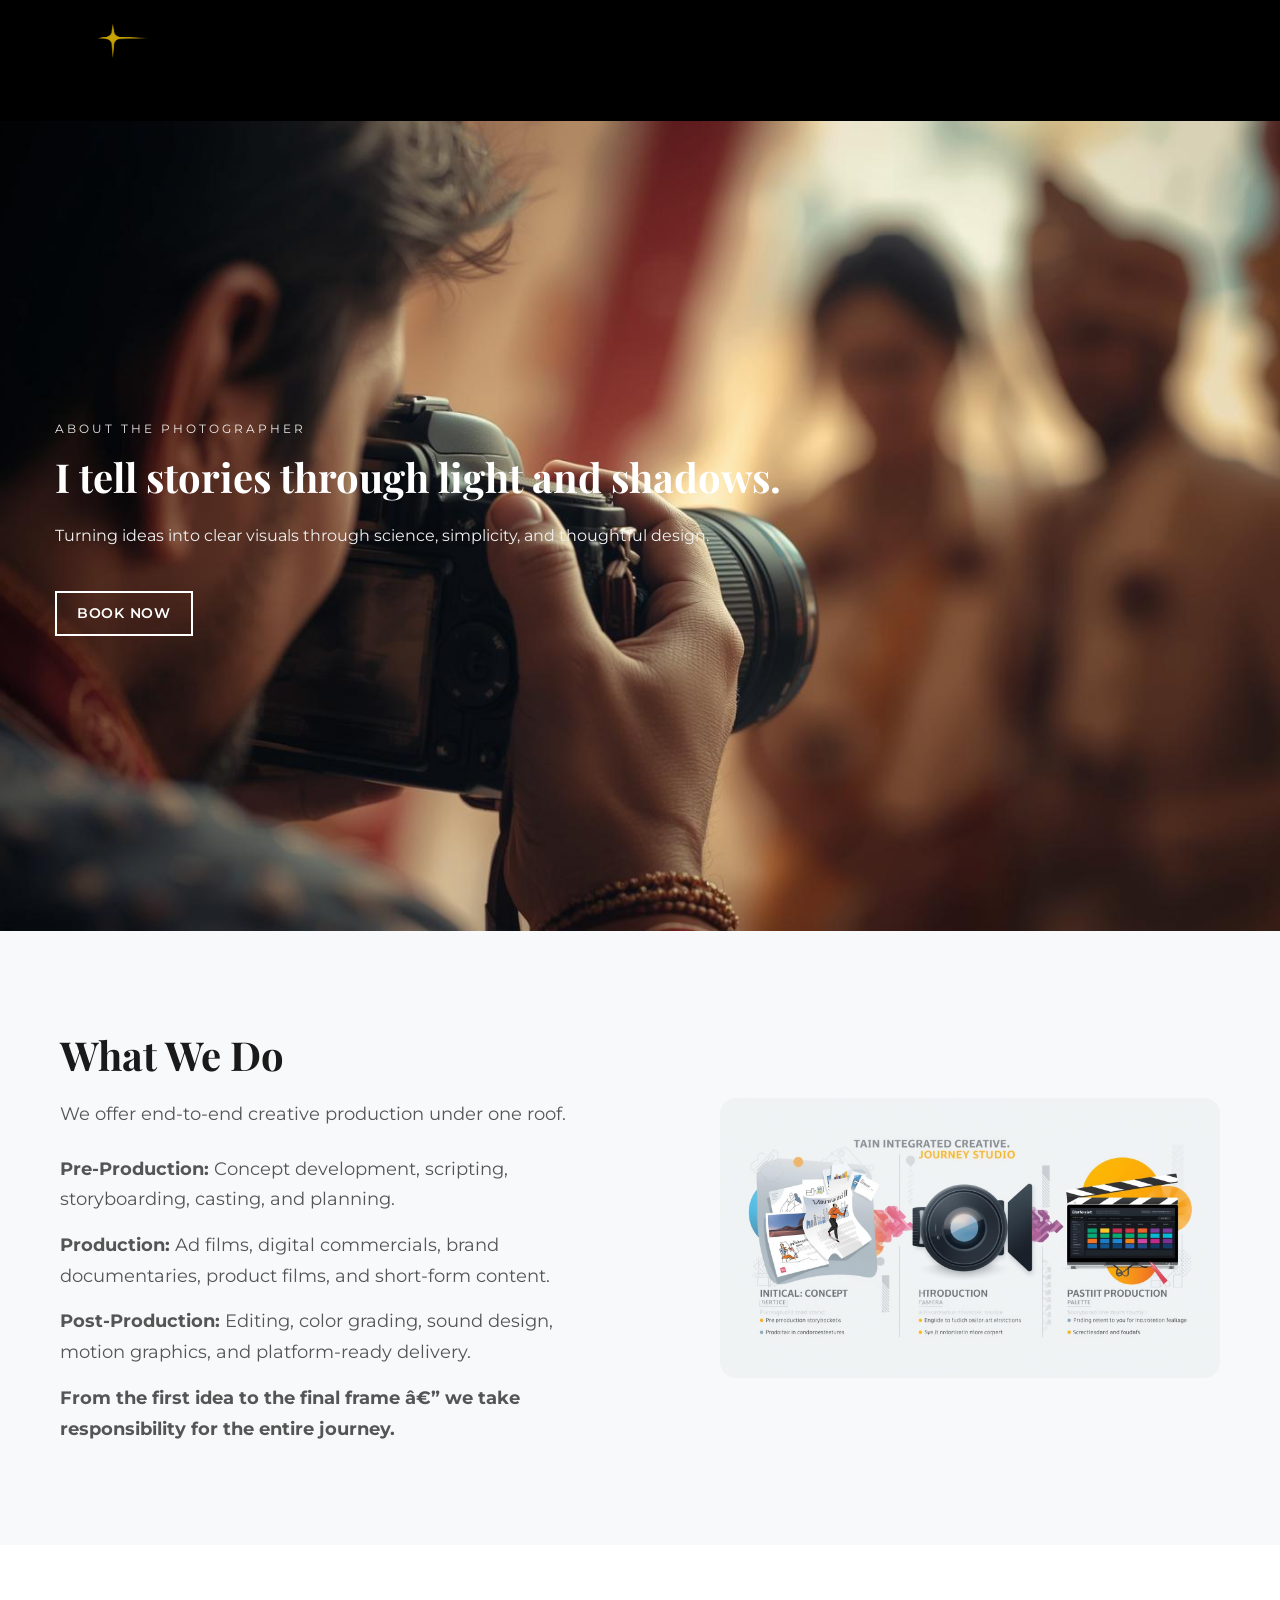
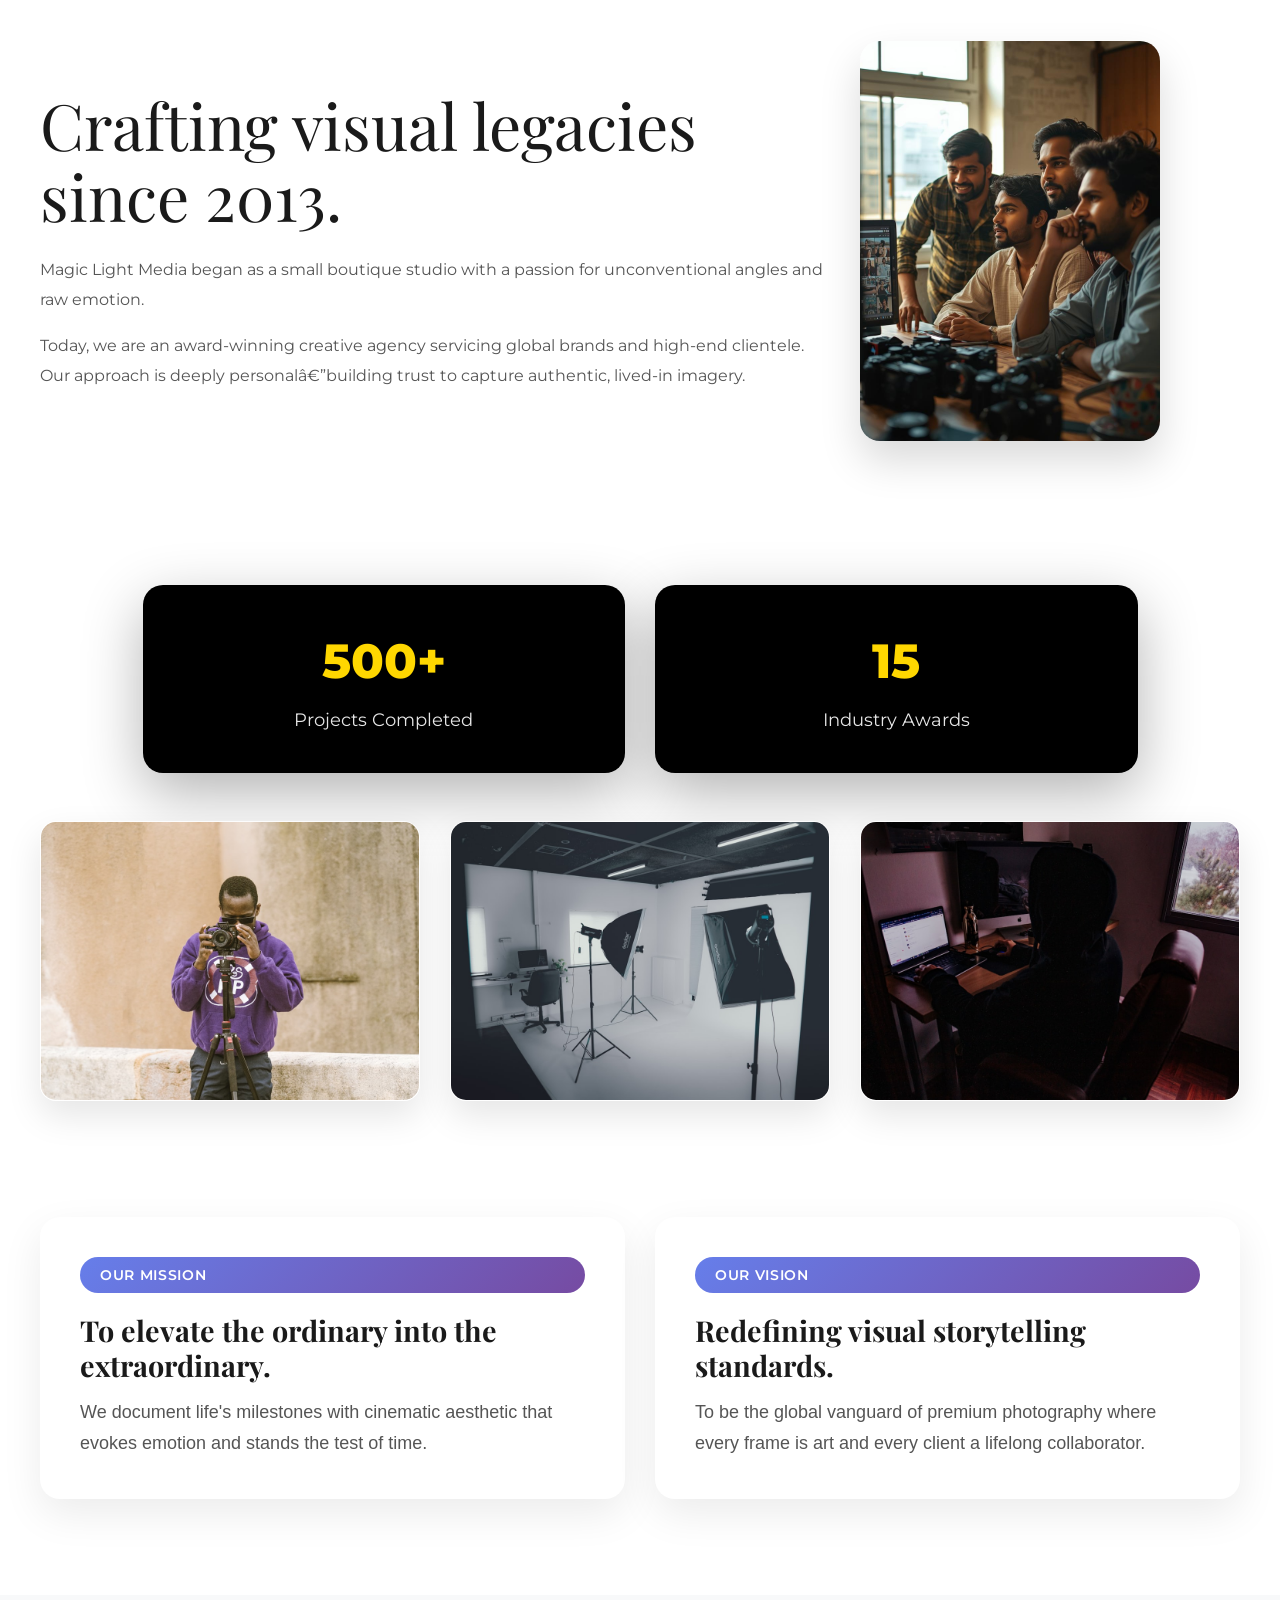
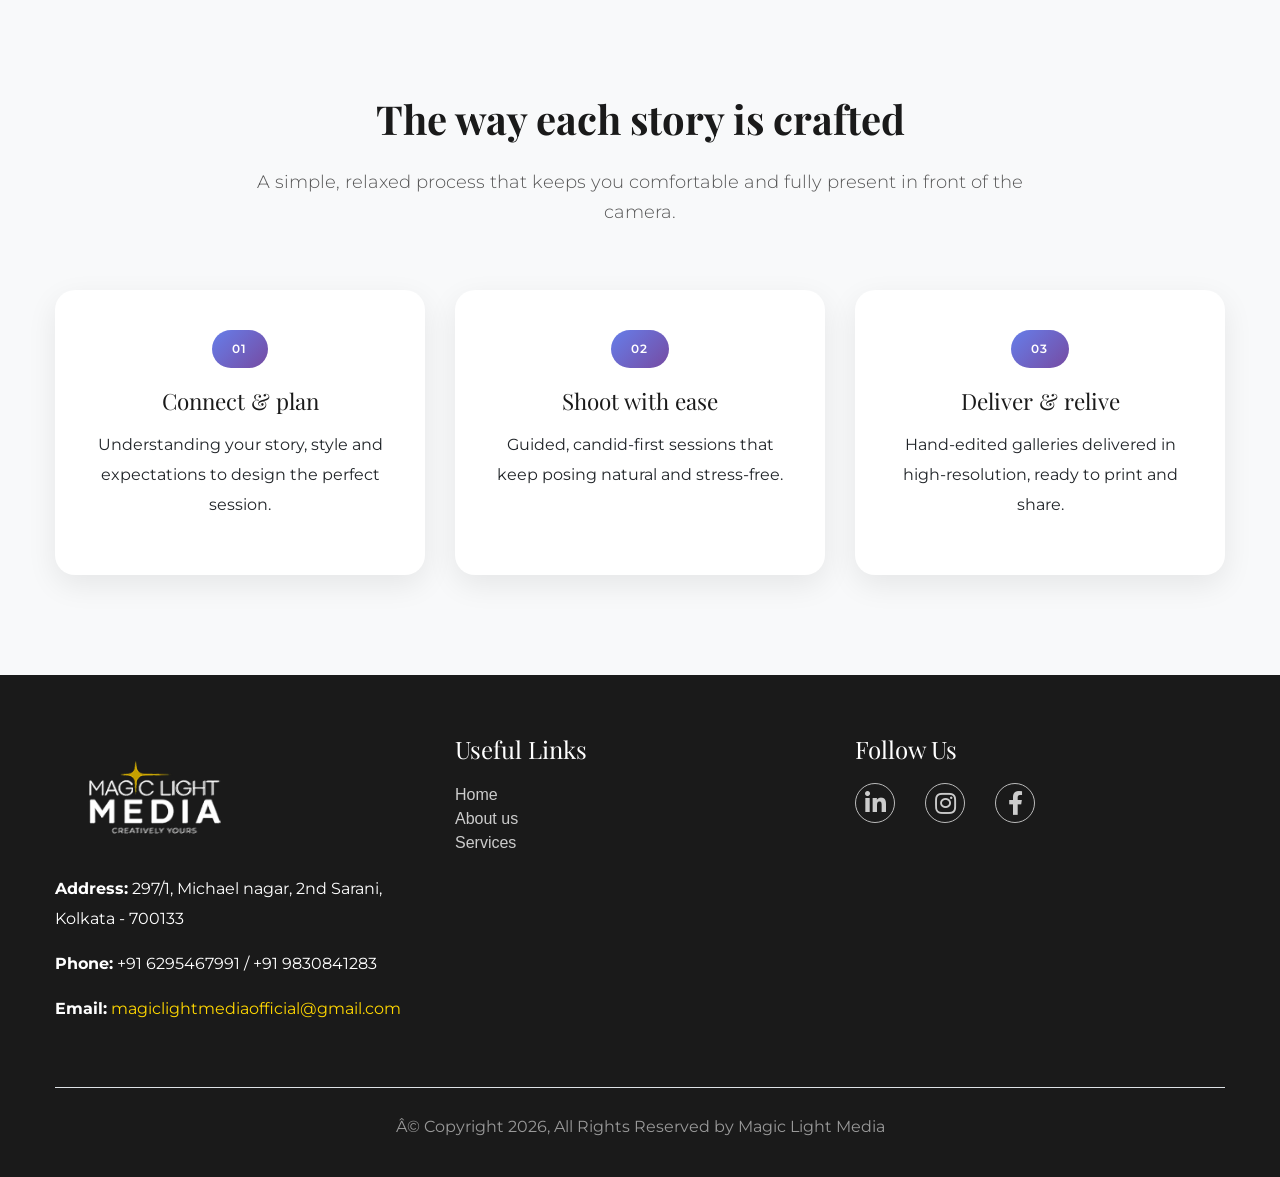
<file: rettro-main/about1.html>
﻿<!doctype html>
<html class="no-js" lang="en">
<head>
  <meta charset="utf-8">
  <meta http-equiv="X-UA-Compatible" content="IE=edge">
  <title>About Me | Photography</title>
  <meta name="viewport" content="width=device-width, initial-scale=1">
  <link rel="shortcut icon" type="image/x-icon" href="assets/img/favicon.ico">
  
  <!-- FontAwesome for social icons -->
  <link rel="stylesheet" href="https://cdnjs.cloudflare.com/ajax/libs/font-awesome/6.0.0/css/all.min.css">
  
  <!-- CSS -->
  <link rel="stylesheet" href="assets/css/bootstrap.min.css">
  <link rel="stylesheet" href="assets/css/owl.carousel.min.css">
  <link rel="stylesheet" href="assets/css/slicknav.css">
  <link rel="stylesheet" href="assets/css/animate.min.css">
  <link rel="stylesheet" href="assets/css/fontawesome-all.min.css">
  <link rel="stylesheet" href="assets/css/themify-icons.css">
  <link rel="stylesheet" href="assets/css/style.css">

  <style>
    /* Hero Section */
    .hero-about {
      position: relative;
      min-height: 90vh;
      background: url("assets/img/gallery/about.jpeg") center/cover no-repeat;
      color: #fff;
      display: flex;
      align-items: center;
    }
    .hero-overlay {
      position: absolute;
      inset: 0;
     
    }
    .hero-about-text {
      position: relative;
      z-index: 2;
    }
    .hero-about-text .tagline {
      letter-spacing: 0.25em;
      text-transform: uppercase;
      font-size: 12px;
      display: inline-block;
      margin-bottom: 15px;
      opacity: 0.9;
    }
    .hero-about-text h1 { 
      color: #ffffff; 
      font-weight: 700; 
      margin-bottom: 20px;
    }
    .hero-about-text p { 
      color: #f0f0f0; 
      margin-bottom: 30px;
    }

    .simple-btn {
  display: inline-block;
  padding: 10px 20px; /* Short padding for compact size */
  font-size: 14px;
  font-weight: 600;
  text-transform: uppercase;
  letter-spacing: 0.05em;
  border: 2px solid #ffffff;
  background: transparent;
  color: #ffffff;
  border-radius: 0; /* Sharp, simple edges */
  text-decoration: none;
  transition: all 0.3s ease;
  white-space: nowrap; /* Prevents text wrap/stretch */
  margin-top: 10px; /* Space from text above */
}

.simple-btn:hover {
  background: #ffffff;
  color: #000000;
  border-color: #ffffff;
}

/* Mobile */
@media (max-width: 768px) {
  .simple-btn {
    padding: 8px 16px;
    font-size: 13px;
  }
}

    /* What We Do Section */
    .what-we-do {
      padding: 100px 0;
      background: #f8f9fa;
    }
    .container1 {
      max-width: 1200px;
      margin: 0 auto;
      padding: 0 20px;
    }
    .what-we-do .content {
      padding-right: 40px;
    }
    .what-we-do .content h1 {
      font-size: 2.5rem;
      font-weight: 700;
      margin-bottom: 20px;
      color: #1a1a1a;
    }
    .what-we-do .image img {
      width: 100%;
      
      object-fit: cover;
      border-radius: 16px;
    }

    /* Hero Content Section */
    .hero-heading {
      font-size: clamp(2.5rem, 5vw, 4rem);
      line-height: 1.1;
      color: #1a1a1a;
      margin-bottom: 30px;
    }
    .hero-description {
      color: #555;
      line-height: 1.7;
    }
    .hero-image-container {
      height: 400px;
      margin-top: 0;
    }
    .hero-image-bg {
      position: absolute;
      top: 20px;
      left: 20px;
      right: 20px;
      bottom: 20px;
      background: linear-gradient(135deg, #667eea 0%, #764ba2 100%);
      z-index: 1;
      border-radius: 24px;
    }
    .hero-main-image {
      position: relative;
      z-index: 2;
      height: 100%;
      object-fit: cover;
      border-radius: 20px;
    }

    /* Stats Cards */
    .stats-card {
      background: #000000;
      color: white;
      padding: 40px 30px;
      border-radius: 20px;
      text-align: center;
      height: 100%;
      box-shadow: 0 20px 60px rgba(0,0,0,0.3);
      transition: transform 0.3s ease;
    }
    .stats-card:hover {
      transform: translateY(-10px);
    }
    .stat-number {
      font-size: 3rem;
      font-weight: 800;
      color: #ffd700;
      margin-bottom: 10px;
    }
    .stat-label {
      font-size: 1.1rem;
      opacity: 0.9;
    }

    /* Gallery */
    .gallery-item {
      position: relative;
      height: 280px;
      overflow: hidden;
      border-radius: 16px;
      box-shadow: 0 15px 35px rgba(0,0,0,0.1);
      transition: all 0.4s ease;
      margin-bottom: 20px;
    }
    .gallery-item:hover {
      transform: translateY(-10px);
      box-shadow: 0 25px 50px rgba(0,0,0,0.2);
    }
    .gallery-image {
      width: 100%;
      height: 100%;
      object-fit: cover;
      transition: transform 0.5s ease;
    }
    .gallery-item:hover .gallery-image {
      transform: scale(1.1);
    }
    .gallery-overlay {
      position: absolute;
      bottom: 0;
      left: 0;
      right: 0;
      background: linear-gradient(transparent, rgba(0,0,0,0.9));
      color: white;
      padding: 30px 25px 25px;
      transform: translateY(100%);
      transition: transform 0.4s ease;
    }
    .gallery-item:hover .gallery-overlay {
      transform: translateY(0);
    }
    .gallery-title {
      font-size: 1.3rem;
      font-weight: 600;
      color: #cba200;
      margin-bottom: 5px;
    }
    .gallery-text {
      opacity: 0.9;
      font-size: 0.95rem;
    }

    /* Mission Vision Cards */
    .mission-vision-card {
      background: white;
      border: none;
      padding: 40px;
      border-radius: 20px;
      box-shadow: 0 15px 40px rgba(0,0,0,0.08);
      height: 100%;
      transition: all 0.3s ease;
    }
    .mission-vision-card:hover {
      transform: translateY(-5px);
      box-shadow: 0 25px 50px rgba(0,0,0,0.15);
    }
    .mission-badge {
      background: linear-gradient(135deg, #667eea, #764ba2);
      color: white;
      padding: 8px 20px;
      border-radius: 50px;
      font-size: 0.85rem;
      font-weight: 600;
      letter-spacing: 0.05em;
      display: inline-block;
    }
    .mission-title {
      font-size: 1.8rem;
      font-weight: 700;
      color: #1a1a1a;
      margin-top: 20px;
      margin-bottom: 15px;
    }

    /* Process Section */
    .process-area {
      padding: 100px 0;
      background: #f8f9fa;
    }
    .single-process {
      padding: 40px 30px;
      border-radius: 20px;
      background: white;
      box-shadow: 0 10px 30px rgba(0,0,0,0.08);
      transition: all 0.3s ease;
      height: 100%;
      text-align: center;
    }
    .single-process:hover {
      transform: translateY(-10px);
      box-shadow: 0 20px 40px rgba(0,0,0,0.15);
    }
    .process-number {
      display: inline-block;
      background: linear-gradient(135deg, #667eea, #764ba2);
      color: white;
      padding: 10px 20px;
      border-radius: 50px;
      font-weight: 600;
      letter-spacing: 0.15em;
      font-size: 12px;
      margin-bottom: 20px;
    }
    .single-process h5 {
      font-size: 1.4rem;
      margin-bottom: 15px;
      color: #1a1a1a;
    }

    /* PERFECT RESPONSIVE FIXES - NO OVERLAPS */
    @media (max-width: 991px) {
      .what-we-do { 
        padding: 80px 0; 
      }
      .what-we-do .content { 
        padding-right: 0; 
        margin-bottom: 40px; 
      }
      .what-we-do .content h1 { 
        font-size: 2rem; 
      }
      .hero-image-container { 
        height: 300px; 
        margin-top: 30px; 
      }
      .gallery-item { 
        height: 250px; 
      }
    }
    @media (max-width: 767px) {
      .hero-heading { 
        font-size: 2.2rem; 
      }
      .gallery-item { 
        height: 220px; 
      }
      .what-we-do .image img { 
        height: 300px; 
      }
      .hero-about-text h1 { 
        font-size: 2rem; 
      }
    }
  </style>
</head>
<body>
  <!-- Preloader -->
  <div id="preloader-active">
    <div class="preloader d-flex align-items-center justify-content-center">
      <div class="preloader-inner position-relative">
        <div class="preloader-circle"></div>
        <div class="preloader-img pere-text">
          <img src="assets/img/logo/loder.png" alt="Loading..." loading="lazy">
        </div>
      </div>
    </div>
  </div>

  <!-- Header -->
  <header>
    <div class="header-area">
      <div class="main-header header-sticky">
        <div class="container-fluid">
          <div class="row align-items-center">
            <div class="col-xl-2 col-lg-2 col-md-1">
              <div class="logo">
                <a href="index.html"><img src="assets/img/logo/magic-light-media-logo1.png" alt="Magic Light Media"></a>
              </div>
            </div>
            <div class="col-xl-9 col-lg-10">
              <div class="main-menu black-menu menu-bg-white d-none d-lg-block">
                <nav class="hamburger-menu">
                  <ul id="navigation">
                    <li><a href="index.html">Home</a></li>
                    <li class="active"><a href="about.html">About</a></li>
                    <li><a href="pricing.html">Services</a></li>
                    <li><a href="contact.html">Contact</a></li>
                  </ul>
                </nav>
              </div>
            </div>
            <div class="col-12">
              <div class="mobile_menu d-block d-lg-none"></div>
            </div>
          </div>
        </div>
      </div>
    </div>
  </header>

  <main>
    <!-- Hero Section -->
    <section class="hero-about">
  <div class="hero-overlay"></div>
  <div class="container">
    <div class="row align-items-center">
      <div class="col-lg-8 col-md-10">
        <div class="hero-about-text">
          <span class="tagline">About the photographer</span>
          <h1>I tell stories through light and shadows.</h1>
          <p>Turning ideas into clear visuals through science, simplicity, and thoughtful design.</p>
         <a href="contact.html#contact" class="simple-btn">Book Now</a>

        </div>
      </div>
    </div>
  </div>
</section>


    <!-- What We Do -->
    <section class="what-we-do">
      <div class="container1">
        <div class="row align-items-center g-5">
          <div class="col-lg-6">
            <div class="content">
              <h1>What We Do</h1>
              <p>We offer end-to-end creative production under one roof.</p>
              <div class="mt-4">
                <p><strong>Pre-Production:</strong> Concept development, scripting, storyboarding, casting, and planning.</p>
                <p><strong>Production:</strong> Ad films, digital commercials, brand documentaries, product films, and short-form content.</p>
                <p><strong>Post-Production:</strong> Editing, color grading, sound design, motion graphics, and platform-ready delivery.</p>
              </div>
              <p class="mt-3 mb-0"><strong>From the first idea to the final frame â€” we take responsibility for the entire journey.</strong></p>
            </div>
          </div>
          <div class="col-lg-6">
            <div class="image">
              <img src="./assets/img/gallery/commercials.jpg" alt="Creative production process" loading="lazy">
            </div>
          </div>
        </div>
      </div>
    </section>

    <!-- Main Content Container -->
    <div class="container px-4 px-md-0 py-5">
      <!-- Hero Content + Image -->
      <section class="py-5 mb-5">
        <div class="row align-items-center g-5">
          <div class="col-lg-8">
            <h1 class="hero-heading mb-4">Crafting visual legacies since 2013.</h1>
            <div class="hero-description">
              <p>Magic Light Media began as a small boutique studio with a passion for unconventional angles and raw emotion.</p>
              <p class="mt-3 mb-0">Today, we are an award-winning creative agency servicing global brands and high-end clientele. Our approach is deeply personalâ€”building trust to capture authentic, lived-in imagery.</p>
            </div>
          </div>
          <div class="col-lg-4">
            <div class="position-relative hero-image-container">
              <div class="hero-image-bg"></div>
              <img src="assets/img/gallery/visual.jpeg" alt="Professional photographer" class="img-fluid hero-main-image" loading="lazy">
            </div>
          </div>
        </div>
      </section>

      <!-- Stats + Gallery -->
      <section class="py-5">
        <!-- Stats -->
        <div class="row g-4 g-lg-5 justify-content-center mb-5">
          <div class="col-md-6 col-lg-5">
            <div class="stats-card">
              <div class="stat-number">500+</div>
              <div class="stat-label">Projects Completed</div>
            </div>
          </div>
          <div class="col-md-6 col-lg-5">
            <div class="stats-card">
              <div class="stat-number">15</div>
              <div class="stat-label">Industry Awards</div>
            </div>
          </div>
        </div>

        <!-- Gallery -->
        <div class="row g-4">
          <div class="col-md-4 col-sm-6">
            <div class="gallery-item">
              <img src="assets/img/gallery/photo-1.png" class="gallery-image" loading="lazy" decoding="async">
              <div class="gallery-overlay">
                <h4 class="gallery-title">Our Story</h4>
                <p class="gallery-text mb-0">Moments captured with raw emotion.</p>
              </div>
            </div>
          </div>
          <div class="col-md-4 col-sm-6">
            <div class="gallery-item">
              <img src="assets/img/gallery/photo-3.png" alt="Studio lighting" class="gallery-image" loading="lazy" decoding="async">
              <div class="gallery-overlay">
                <h4 class="gallery-title">The Setup</h4>
                <p class="gallery-text mb-0">Industry-leading lighting equipment.</p>
              </div>
            </div>
          </div>
          <div class="col-md-4 col-sm-6">
            <div class="gallery-item">
              <img src="assets/img/gallery/photo-2.png" alt="Editing workspace" class="gallery-image" loading="lazy" decoding="async">
              <div class="gallery-overlay">
                <h4 class="gallery-title">The Darkroom</h4>
                <p class="gallery-text mb-0">Color grading and retouching magic.</p>
              </div>
            </div>
          </div>
        </div>
      </section>

      <!-- Mission & Vision -->
      <section class="py-5">
        <div class="row g-5">
          <div class="col-md-6">
            <div class="card mission-vision-card">
              <span class="mission-badge">Our Mission</span>
              <h3 class="mission-title">To elevate the ordinary into the extraordinary.</h3>
              <p class="hero-description mb-0">We document life's milestones with cinematic aesthetic that evokes emotion and stands the test of time.</p>
            </div>
          </div>
          <div class="col-md-6">
            <div class="card mission-vision-card">
              <span class="mission-badge">Our Vision</span>
              <h3 class="mission-title">Redefining visual storytelling standards.</h3>
              <p class="hero-description mb-0">To be the global vanguard of premium photography where every frame is art and every client a lifelong collaborator.</p>
            </div>
          </div>
        </div>
      </section>
    </div>

    <!-- Process Section -->
    <section class="process-area">
      <div class="container">
        <div class="row justify-content-center mb-5">
          <div class="col-lg-8 text-center">
            <h2 class="mb-4" style="font-size: 2.5rem; font-weight: 700; color: #1a1a1a;">The way each story is crafted</h2>
            <p class="lead" style="color: #555; font-size: 1.1rem;">A simple, relaxed process that keeps you comfortable and fully present in front of the camera.</p>
          </div>
        </div>
        <div class="row justify-content-center g-4">
          <div class="col-md-4">
            <div class="single-process">
              <span class="process-number">01</span>
              <h5>Connect & plan</h5>
              <p>Understanding your story, style and expectations to design the perfect session.</p>
            </div>
          </div>
          <div class="col-md-4">
            <div class="single-process">
              <span class="process-number">02</span>
              <h5>Shoot with ease</h5>
              <p>Guided, candid-first sessions that keep posing natural and stress-free.</p>
            </div>
          </div>
          <div class="col-md-4">
            <div class="single-process">
              <span class="process-number">03</span>
              <h5>Deliver & relive</h5>
              <p>Hand-edited galleries delivered in high-resolution, ready to print and share.</p>
            </div>
          </div>
        </div>
      </div>
    </section>
  </main>

  <!-- Footer -->
  <footer class="footer" style="background: #1a1a1a; color: white; padding: 60px 0 20px;">
    <div class="container">
      <div class="row">
        <div class="col-md-4 mb-4">
          <img src="assets/img/logo/magic-light-media-logofooter.png" alt="Magic Light Media" class="footer-logo mb-3" style="max-width: 200px;">
          <p><strong>Address:</strong> 297/1, Michael nagar, 2nd Sarani, Kolkata - 700133</p>
          <p><strong>Phone:</strong> +91 6295467991 / +91 9830841283</p>
          <p><strong>Email:</strong> <a href="mailto:magiclightmediaofficial@gmail.com" style="color: #ffd700;">magiclightmediaofficial@gmail.com</a></p>
        </div>
        <div class="col-md-4 mb-4">
          <h4 style="color: white; margin-bottom: 20px;">Useful Links</h4>
          <ul style="list-style: none; padding: 0;">
            <li><a href="index.html" style="color: #ccc; text-decoration: none;">Home</a></li>
            <li><a href="about.html" style="color: #ccc; text-decoration: none;">About us</a></li>
            <li><a href="pricing.html" style="color: #ccc; text-decoration: none;">Services</a></li>
          </ul>
        </div>
        <div class="col-md-4 mb-4">
          <h4 style="color: white; margin-bottom: 20px;">Follow Us</h4>
          <div class="social-links" style="font-size: 1.5rem;">
            <a href="https://www.linkedin.com/in/magic-light-media-4b161a3a1/" style="color: #ccc; margin-right: 15px;" target="_blank" rel="noopener"><i class="fab fa-linkedin-in"></i></a>
            <a href="https://www.instagram.com/magic_lightmedia/" style="color: #ccc; margin-right: 15px;" target="_blank" rel="noopener"><i class="fab fa-instagram"></i></a>
            <a href="#" style="color: #ccc;" target="_blank" rel="noopener"><i class="fab fa-facebook-f"></i></a>
          </div>
        </div>
      </div>
      <div class="footer-bottom text-center mt-4 pt-4 border-top" style="border-color: #333; color: #999;">
        <p>Â© Copyright 2026, All Rights Reserved by Magic Light Media</p>
      </div>
    </div>
  </footer>

  <!-- JS -->
  <script src="./assets/js/vendor/jquery-1.12.4.min.js"></script>
  <script src="./assets/js/popper.min.js"></script>
  <script src="./assets/js/bootstrap.min.js"></script>
  <script src="./assets/js/owl.carousel.min.js"></script>
  <script src="./assets/js/jquery.slicknav.min.js"></script>
  <script src="./assets/js/wow.min.js"></script>
  <script src="./assets/js/jquery.magnific-popup.js"></script>
  <script src="./assets/js/jquery.nice-select.min.js"></script>
  <script src="./assets/js/jquery.sticky.js"></script>
  <script src="./assets/js/main.js"></script>
</body>
</html>
</file>
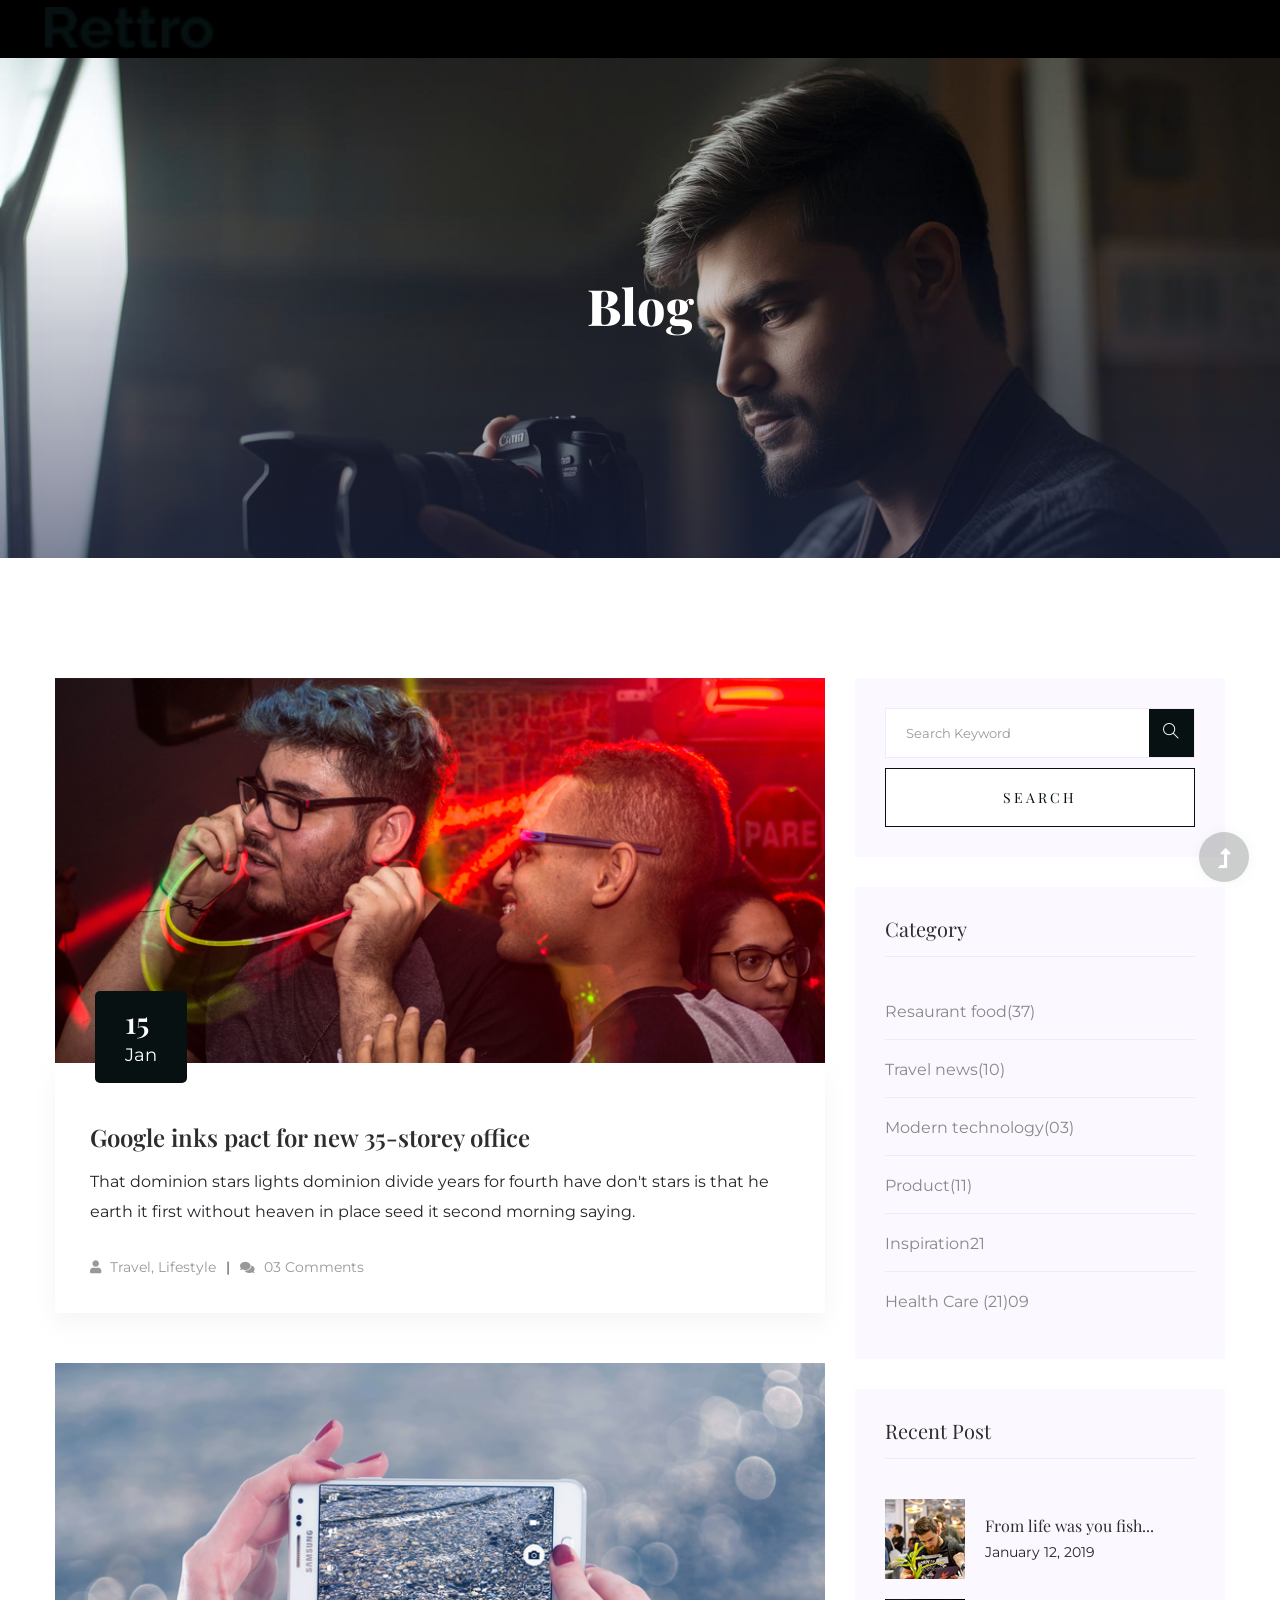
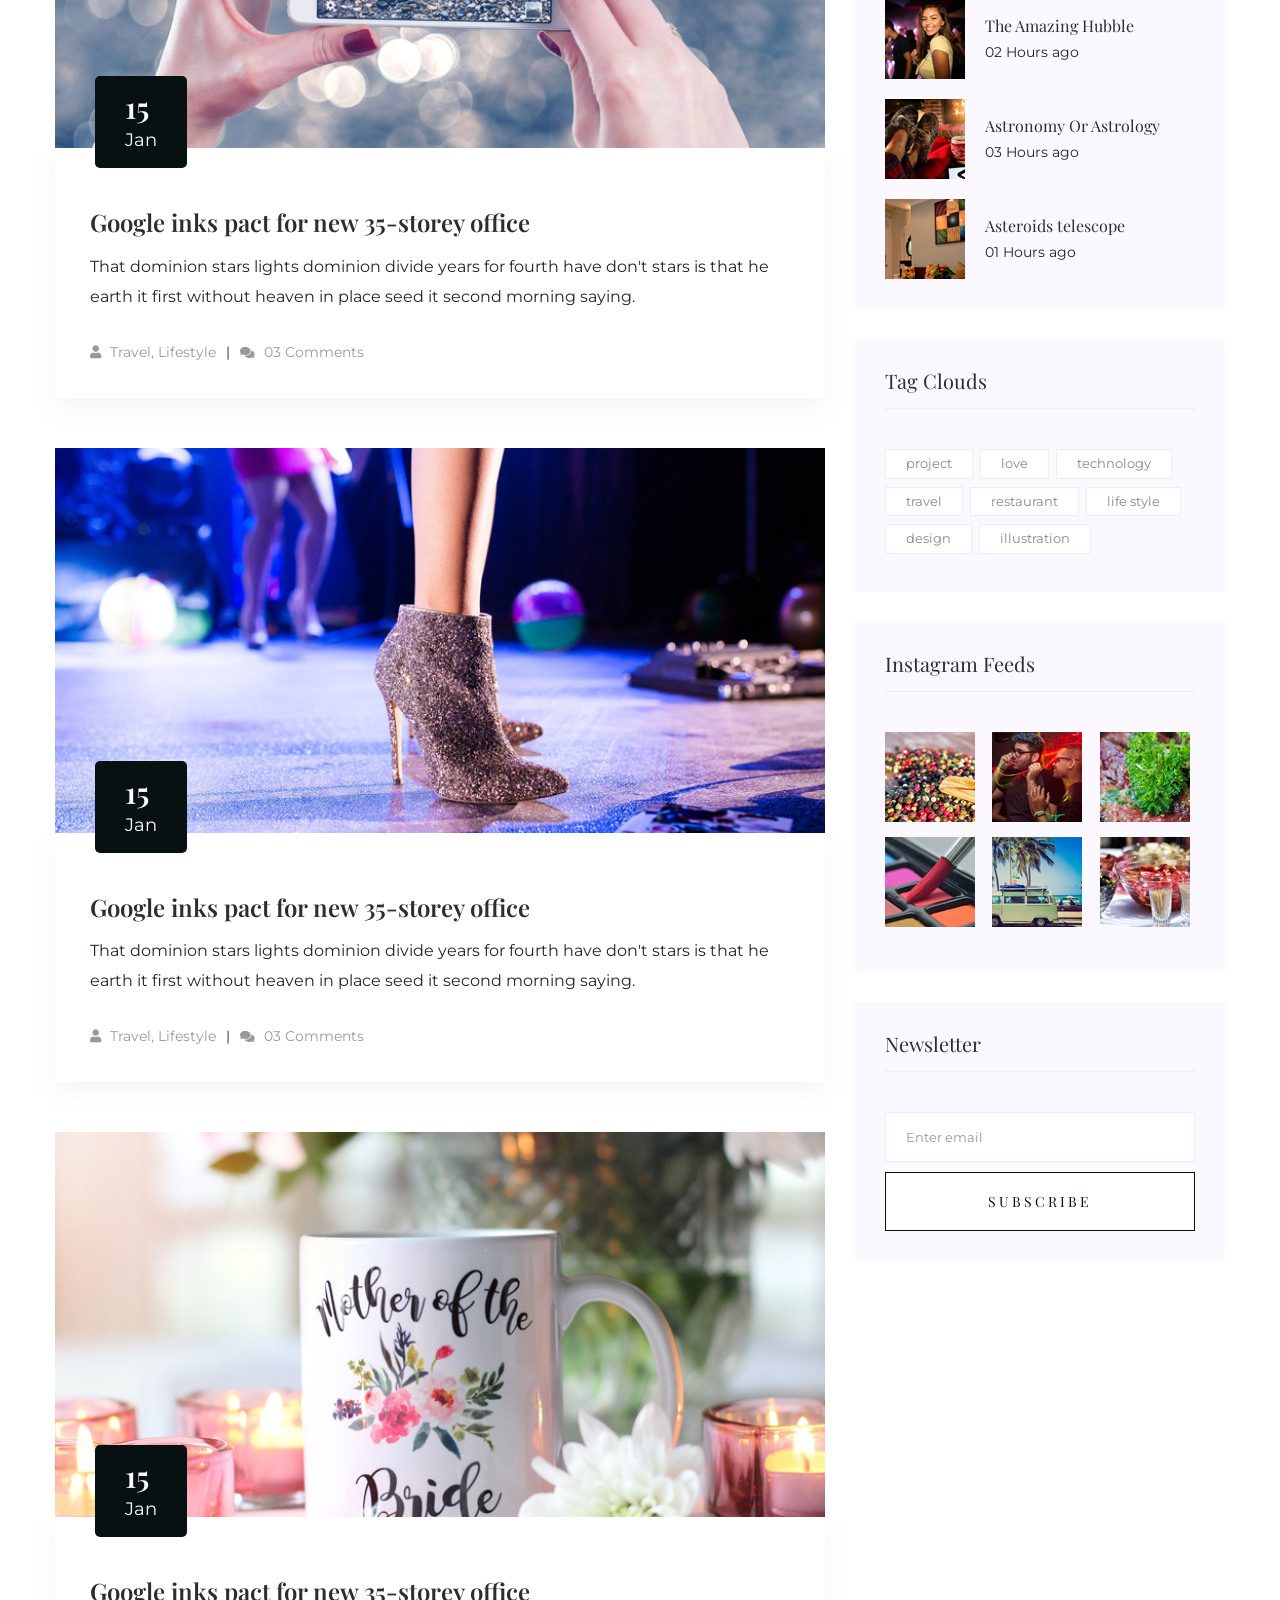
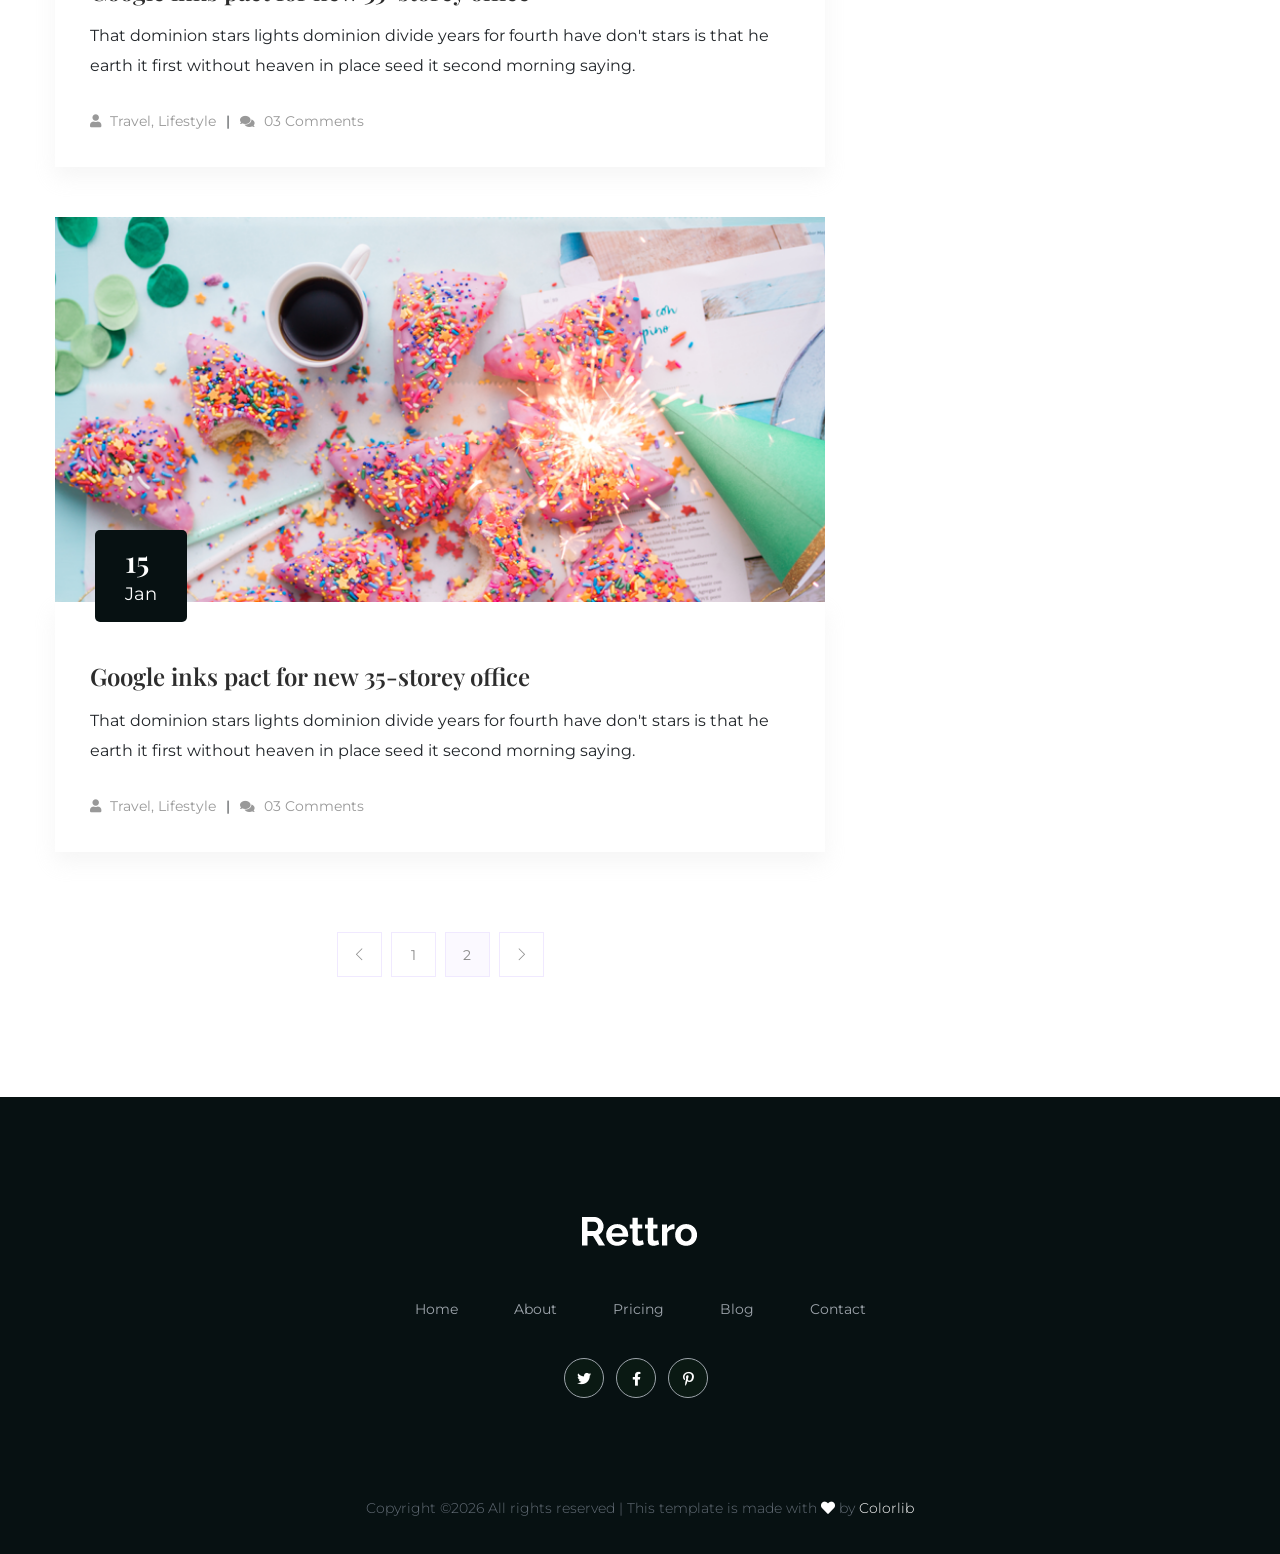
<file: rettro-main/blog.html>
<!doctype html>
<html class="no-js" lang="zxx">
<head>
    <meta charset="utf-8">
    <meta http-equiv="x-ua-compatible" content="ie=edge">
    <title> Photography | Template</title>
    <meta name="description" content="">
    <meta name="viewport" content="width=device-width, initial-scale=1">
    <link rel="manifest" href="site.webmanifest">
    <link rel="shortcut icon" type="image/x-icon" href="assets/img/favicon.ico">
    <!-- CSS here -->
    <link rel="stylesheet" href="assets/css/bootstrap.min.css">
    <link rel="stylesheet" href="assets/css/owl.carousel.min.css">
    <link rel="stylesheet" href="assets/css/slicknav.css">
    <link rel="stylesheet" href="assets/css/flaticon.css">
    <link rel="stylesheet" href="assets/css/hamburgers.min.css">
    <link rel="stylesheet" href="assets/css/progressbar_barfiller.css">
    <link rel="stylesheet" href="assets/css/gijgo.css">
    <link rel="stylesheet" href="assets/css/animate.min.css">
    <link rel="stylesheet" href="assets/css/animated-headline.css">
    <link rel="stylesheet" href="assets/css/magnific-popup.css">
    <link rel="stylesheet" href="assets/css/fontawesome-all.min.css">
    <link rel="stylesheet" href="assets/css/themify-icons.css">
    <link rel="stylesheet" href="assets/css/slick.css">
    <link rel="stylesheet" href="assets/css/nice-select.css">
    <link rel="stylesheet" href="assets/css/style.css">
</head>
<body>
    <!--? Preloader Start -->
    <div id="preloader-active">
        <div class="preloader d-flex align-items-center justify-content-center">
            <div class="preloader-inner position-relative">
                <div class="preloader-circle"></div>
                <div class="preloader-img pere-text">
                    <img src="assets/img/logo/loder.png" alt="">
                </div>
            </div>
        </div>
    </div>
    <!-- Preloader Start -->
    <header>
        <!--? Header Start -->
        <div class="header-area">
            <div class="main-header header-sticky">
                <div class="container-fluid">
                    <div class="row align-items-center">
                        <!-- Logo -->
                        <div class="col-xl-2 col-lg-2 col-md-1">
                            <div class="logo">
                                <a href="index.html"><img src="assets/img/logo/logo.png" alt=""></a>
                            </div>
                        </div>
                        <div class="col-xl-9 col-lg-10">
                         <div class="main-menu black-menu menu-bg-white d-none d-lg-block">
                            <div class="hamburger hamburger--collapse">
                               <div class="hamburger-box">
                                  <div class="hamburger-inner"></div>
                              </div>
                          </div>
                          <nav class="hamburger-menu">
                           <ul id="navigation">
                              <li><a href="index.html">Home</a></li>
                              <li><a href="about.html">About</a></li>
                              
                              <li><a href="pricing.html">Pricing</a></li>
                              <li>
                                 <a href="blog.html">Blog</a>
                                 <ul class="submenu">
                                    <li><a href="blog.html">Blog</a></li>
                                    <li><a href="blog_details.html">Blog Details</a></li>
                                    <li><a href="elements.html">Element</a></li>
                                </ul>
                            </li>
                            <li><a href="contact.html">contact</a></li>
                        </ul>
                    </nav>
                </div>
            </div>
            <!-- Mobile Menu -->
            <div class="col-12">
                <div class="mobile_menu d-block d-lg-none"></div>
            </div>
        </div>
    </div>
</div>
</div>
<!-- Header End -->
</header>
<main>
    <!--? Hero start-->
    <section class="slider-area slider-area2 slider-height2 d-flex align-items-center  hero-overly">
        <div class="container">
            <div class="row justify-content-center">
                <div class="col-xl-8 col-lg-11 col-md-12">
                    <div class="hero__caption hero__caption2 text-center">
                        <h2>Blog</h2>
                    </div>
                </div>
            </div>
        </div> 
    </section>
    <!-- Hero start -->
    <!-- ? services-area start-->
    <section class="blog_area section-padding">
        <div class="container">
            <div class="row">
                <div class="col-lg-8 mb-5 mb-lg-0">
                    <div class="blog_left_sidebar">
                        <article class="blog_item">
                            <div class="blog_item_img">
                                <img class="card-img rounded-0" src="assets/img/blog/single_blog_1.png" alt="">
                                <a href="#" class="blog_item_date">
                                    <h3>15</h3>
                                    <p>Jan</p>
                                </a>
                            </div>
                            <div class="blog_details">
                                <a class="d-inline-block" href="blog_details.html">
                                    <h2 class="blog-head" style="color: #2d2d2d;">Google inks pact for new 35-storey office</h2>
                                </a>
                                <p>That dominion stars lights dominion divide years for fourth have don't stars is that
                                he earth it first without heaven in place seed it second morning saying.</p>
                                <ul class="blog-info-link">
                                    <li><a href="#"><i class="fa fa-user"></i> Travel, Lifestyle</a></li>
                                    <li><a href="#"><i class="fa fa-comments"></i> 03 Comments</a></li>
                                </ul>
                            </div>
                        </article>
                        <article class="blog_item">
                            <div class="blog_item_img">
                                <img class="card-img rounded-0" src="assets/img/blog/single_blog_2.png" alt="">
                                <a href="#" class="blog_item_date">
                                    <h3>15</h3>
                                    <p>Jan</p>
                                </a>
                            </div>
                            <div class="blog_details">
                                <a class="d-inline-block" href="blog_details.html">
                                    <h2 class="blog-head" style="color: #2d2d2d;">Google inks pact for new 35-storey office</h2>
                                </a>
                                <p>That dominion stars lights dominion divide years for fourth have don't stars is that
                                he earth it first without heaven in place seed it second morning saying.</p>
                                <ul class="blog-info-link">
                                    <li><a href="#"><i class="fa fa-user"></i> Travel, Lifestyle</a></li>
                                    <li><a href="#"><i class="fa fa-comments"></i> 03 Comments</a></li>
                                </ul>
                            </div>
                        </article>
                        <article class="blog_item">
                            <div class="blog_item_img">
                                <img class="card-img rounded-0" src="assets/img/blog/single_blog_3.png" alt="">
                                <a href="#" class="blog_item_date">
                                    <h3>15</h3>
                                    <p>Jan</p>
                                </a>
                            </div>
                            <div class="blog_details">
                                <a class="d-inline-block" href="blog_details.html">
                                    <h2 class="blog-head" style="color: #2d2d2d;">Google inks pact for new 35-storey office</h2>
                                </a>
                                <p>That dominion stars lights dominion divide years for fourth have don't stars is that
                                he earth it first without heaven in place seed it second morning saying.</p>
                                <ul class="blog-info-link">
                                    <li><a href="#"><i class="fa fa-user"></i> Travel, Lifestyle</a></li>
                                    <li><a href="#"><i class="fa fa-comments"></i> 03 Comments</a></li>
                                </ul>
                            </div>
                        </article>
                        <article class="blog_item">
                            <div class="blog_item_img">
                                <img class="card-img rounded-0" src="assets/img/blog/single_blog_4.png" alt="">
                                <a href="#" class="blog_item_date">
                                    <h3>15</h3>
                                    <p>Jan</p>
                                </a>
                            </div>
                            <div class="blog_details">
                                <a class="d-inline-block" href="blog_details.html">
                                    <h2 class="blog-head" style="color: #2d2d2d;">Google inks pact for new 35-storey office</h2>
                                </a>
                                <p>That dominion stars lights dominion divide years for fourth have don't stars is that
                                he earth it first without heaven in place seed it second morning saying.</p>
                                <ul class="blog-info-link">
                                    <li><a href="#"><i class="fa fa-user"></i> Travel, Lifestyle</a></li>
                                    <li><a href="#"><i class="fa fa-comments"></i> 03 Comments</a></li>
                                </ul>
                            </div>
                        </article>
                        <article class="blog_item">
                            <div class="blog_item_img">
                                <img class="card-img rounded-0" src="assets/img/blog/single_blog_5.png" alt="">
                                <a href="#" class="blog_item_date">
                                    <h3>15</h3>
                                    <p>Jan</p>
                                </a>
                            </div>
                            <div class="blog_details">
                                <a class="d-inline-block" href="blog_details.html">
                                    <h2 class="blog-head" style="color: #2d2d2d;">Google inks pact for new 35-storey office</h2>
                                </a>
                                <p>That dominion stars lights dominion divide years for fourth have don't stars is that
                                he earth it first without heaven in place seed it second morning saying.</p>
                                <ul class="blog-info-link">
                                    <li><a href="#"><i class="fa fa-user"></i> Travel, Lifestyle</a></li>
                                    <li><a href="#"><i class="fa fa-comments"></i> 03 Comments</a></li>
                                </ul>
                            </div>
                        </article>
                        <nav class="blog-pagination justify-content-center d-flex">
                            <ul class="pagination">
                                <li class="page-item">
                                    <a href="#" class="page-link" aria-label="Previous">
                                        <i class="ti-angle-left"></i>
                                    </a>
                                </li>
                                <li class="page-item">
                                    <a href="#" class="page-link">1</a>
                                </li>
                                <li class="page-item active">
                                    <a href="#" class="page-link">2</a>
                                </li>
                                <li class="page-item">
                                    <a href="#" class="page-link" aria-label="Next">
                                        <i class="ti-angle-right"></i>
                                    </a>
                                </li>
                            </ul>
                        </nav>
                    </div>
                </div>
                <div class="col-lg-4">
                    <div class="blog_right_sidebar">
                        <aside class="single_sidebar_widget search_widget">
                            <form action="#">
                                <div class="form-group">
                                    <div class="input-group mb-3">
                                        <input type="text" class="form-control" placeholder='Search Keyword'
                                        onfocus="this.placeholder = ''"
                                        onblur="this.placeholder = 'Search Keyword'">
                                        <div class="input-group-append">
                                            <button class="btns" type="button"><i class="ti-search"></i></button>
                                        </div>
                                    </div>
                                </div>
                                <button class="button rounded-0 primary-bg text-white w-100 btn_1 boxed-btn"
                                type="submit">Search</button>
                            </form>
                        </aside>
                        <aside class="single_sidebar_widget post_category_widget">
                            <h4 class="widget_title" style="color: #2d2d2d;">Category</h4>
                            <ul class="list cat-list">
                                <li>
                                    <a href="#" class="d-flex">
                                        <p>Resaurant food</p>
                                        <p>(37)</p>
                                    </a>
                                </li>
                                <li>
                                    <a href="#" class="d-flex">
                                        <p>Travel news</p>
                                        <p>(10)</p>
                                    </a>
                                </li>
                                <li>
                                    <a href="#" class="d-flex">
                                        <p>Modern technology</p>
                                        <p>(03)</p>
                                    </a>
                                </li>
                                <li>
                                    <a href="#" class="d-flex">
                                        <p>Product</p>
                                        <p>(11)</p>
                                    </a>
                                </li>
                                <li>
                                    <a href="#" class="d-flex">
                                        <p>Inspiration</p>
                                        <p>21</p>
                                    </a>
                                </li>
                                <li>
                                    <a href="#" class="d-flex">
                                        <p>Health Care (21)</p>
                                        <p>09</p>
                                    </a>
                                </li>
                            </ul>
                        </aside>
                        <aside class="single_sidebar_widget popular_post_widget">
                            <h3 class="widget_title" style="color: #2d2d2d;">Recent Post</h3>
                            <div class="media post_item">
                                <img src="assets/img/post/post_1.png" alt="post">
                                <div class="media-body">
                                    <a href="blog_details.html">
                                        <h3 style="color: #2d2d2d;">From life was you fish...</h3>
                                    </a>
                                    <p>January 12, 2019</p>
                                </div>
                            </div>
                            <div class="media post_item">
                                <img src="assets/img/post/post_2.png" alt="post">
                                <div class="media-body">
                                    <a href="blog_details.html">
                                        <h3 style="color: #2d2d2d;">The Amazing Hubble</h3>
                                    </a>
                                    <p>02 Hours ago</p>
                                </div>
                            </div>
                            <div class="media post_item">
                                <img src="assets/img/post/post_3.png" alt="post">
                                <div class="media-body">
                                    <a href="blog_details.html">
                                        <h3 style="color: #2d2d2d;">Astronomy Or Astrology</h3>
                                    </a>
                                    <p>03 Hours ago</p>
                                </div>
                            </div>
                            <div class="media post_item">
                                <img src="assets/img/post/post_4.png" alt="post">
                                <div class="media-body">
                                    <a href="blog_details.html">
                                        <h3 style="color: #2d2d2d;">Asteroids telescope</h3>
                                    </a>
                                    <p>01 Hours ago</p>
                                </div>
                            </div>
                        </aside>
                        <aside class="single_sidebar_widget tag_cloud_widget">
                            <h4 class="widget_title" style="color: #2d2d2d;">Tag Clouds</h4>
                            <ul class="list">
                                <li>
                                    <a href="#">project</a>
                                </li>
                                <li>
                                    <a href="#">love</a>
                                </li>
                                <li>
                                    <a href="#">technology</a>
                                </li>
                                <li>
                                    <a href="#">travel</a>
                                </li>
                                <li>
                                    <a href="#">restaurant</a>
                                </li>
                                <li>
                                    <a href="#">life style</a>
                                </li>
                                <li>
                                    <a href="#">design</a>
                                </li>
                                <li>
                                    <a href="#">illustration</a>
                                </li>
                            </ul>
                        </aside>

                        <aside class="single_sidebar_widget instagram_feeds">
                            <h4 class="widget_title" style="color: #2d2d2d;">Instagram Feeds</h4>
                            <ul class="instagram_row flex-wrap">
                                <li>
                                    <a href="#">
                                        <img class="img-fluid" src="assets/img/post/post_5.png" alt="">
                                    </a>
                                </li>
                                <li>
                                    <a href="#">
                                        <img class="img-fluid" src="assets/img/post/post_6.png" alt="">
                                    </a>
                                </li>
                                <li>
                                    <a href="#">
                                        <img class="img-fluid" src="assets/img/post/post_7.png" alt="">
                                    </a>
                                </li>
                                <li>
                                    <a href="#">
                                        <img class="img-fluid" src="assets/img/post/post_8.png" alt="">
                                    </a>
                                </li>
                                <li>
                                    <a href="#">
                                        <img class="img-fluid" src="assets/img/post/post_9.png" alt="">
                                    </a>
                                </li>
                                <li>
                                    <a href="#">
                                        <img class="img-fluid" src="assets/img/post/post_10.png" alt="">
                                    </a>
                                </li>
                            </ul>
                        </aside>
                        <aside class="single_sidebar_widget newsletter_widget">
                            <h4 class="widget_title" style="color: #2d2d2d;">Newsletter</h4>
                            <form action="#">
                                <div class="form-group">
                                    <input type="email" class="form-control" onfocus="this.placeholder = ''"
                                    onblur="this.placeholder = 'Enter email'" placeholder='Enter email' required>
                                </div>
                                <button class="button rounded-0 primary-bg text-white w-100 btn_1 boxed-btn"
                                type="submit">Subscribe</button>
                            </form>
                        </aside>
                    </div>
                </div>
            </div>
        </div>
    </section>
    <!-- Blog Area End -->
</main>
<footer>
    <div class="footer-wrappper">
       <!-- Footer Start-->
       <div class="footer-area footer-padding">
           <div class="container">
               <div class="row">
                   <div class="col-xl-12">
                       <div class="single-footer-caption mb-50 text-center">
                           <!-- logo -->
                           <div class="footer-logo mb-25">
                               <a href="index.html"><img src="assets/img/logo/logo2_footer.png" alt=""></a>
                           </div>
                           <!-- meNU -->
                           <div class="main-menu2">
                               <nav>
                                   <ul>
                                       <li><a href="index.html">Home</a></li>
                                       <li><a href="about.html">About</a></li>                  
                                       <li><a href="pricing.html">Pricing</a></li>
                                       <li><a href="blog.html">Blog</a></li>
                                       <li><a href="contact.html">contact</a></li>
                                   </ul>
                               </nav>
                           </div>
                           <!-- social -->
                           <div class="footer-social">
                               <a href="#"><i class="fab fa-twitter"></i></a>
                               <a href="https://bit.ly/sai4ull"><i class="fab fa-facebook-f"></i></a>
                               <a href="#"><i class="fab fa-pinterest-p"></i></a>
                           </div>
                       </div>
                   </div>
               </div>
           </div>
       </div>
       <!-- footer-bottom area -->
       <div class="footer-bottom-area">
           <div class="container">
               <div class="footer-border">
                   <div class="row d-flex align-items-center">
                       <div class="col-xl-12 ">
                           <div class="footer-copy-right text-center">
                            <p><!-- Link back to Colorlib can't be removed. Template is licensed under CC BY 3.0. -->
                              Copyright &copy;<script>document.write(new Date().getFullYear());</script> All rights reserved | This template is made with <i class="fa fa-heart" aria-hidden="true"></i> by <a href="https://colorlib.com" target="_blank">Colorlib</a>
                              <!-- Link back to Colorlib can't be removed. Template is licensed under CC BY 3.0. --></p>
                          </div>
                      </div>
                  </div>
              </div>
          </div>
      </div>
      <!-- Footer End-->
  </div>
</footer>

<!-- Scroll Up -->
<div id="back-top" >
   <a title="Go to Top" href="#"> <i class="fas fa-level-up-alt"></i></a>
</div>

<!-- JS here -->
<script src="./assets/js/vendor/modernizr-3.5.0.min.js"></script>
<!-- Jquery, Popper, Bootstrap -->
<script src="./assets/js/vendor/jquery-1.12.4.min.js"></script>
<script src="./assets/js/popper.min.js"></script>
<script src="./assets/js/bootstrap.min.js"></script>
<!-- Jquery Mobile Menu -->
<script src="./assets/js/jquery.slicknav.min.js"></script>

<!-- Jquery Slick , Owl-Carousel Plugins -->
<script src="./assets/js/owl.carousel.min.js"></script>
<script src="./assets/js/slick.min.js"></script>
<!-- One Page, Animated-HeadLin -->
<script src="./assets/js/wow.min.js"></script>
<script src="./assets/js/animated.headline.js"></script>
<script src="./assets/js/jquery.magnific-popup.js"></script>

<!-- Date Picker -->
<script src="./assets/js/gijgo.min.js"></script>
<!-- Nice-select, sticky -->
<script src="./assets/js/jquery.nice-select.min.js"></script>
<script src="./assets/js/jquery.sticky.js"></script>
<!-- Progress -->
<script src="./assets/js/jquery.barfiller.js"></script>

<!-- counter , waypoint,Hover Direction -->
<script src="./assets/js/jquery.counterup.min.js"></script>
<script src="./assets/js/waypoints.min.js"></script>
<script src="./assets/js/jquery.countdown.min.js"></script>
<script src="./assets/js/hover-direction-snake.min.js"></script>

<!-- contact js -->
<script src="./assets/js/contact.js"></script>
<script src="./assets/js/jquery.form.js"></script>
<script src="./assets/js/jquery.validate.min.js"></script>
<script src="./assets/js/mail-script.js"></script>
<script src="./assets/js/jquery.ajaxchimp.min.js"></script>

<!-- Jquery Plugins, main Jquery -->	
<script src="./assets/js/plugins.js"></script>
<script src="./assets/js/main.js"></script>

</body>
</html>
</file>
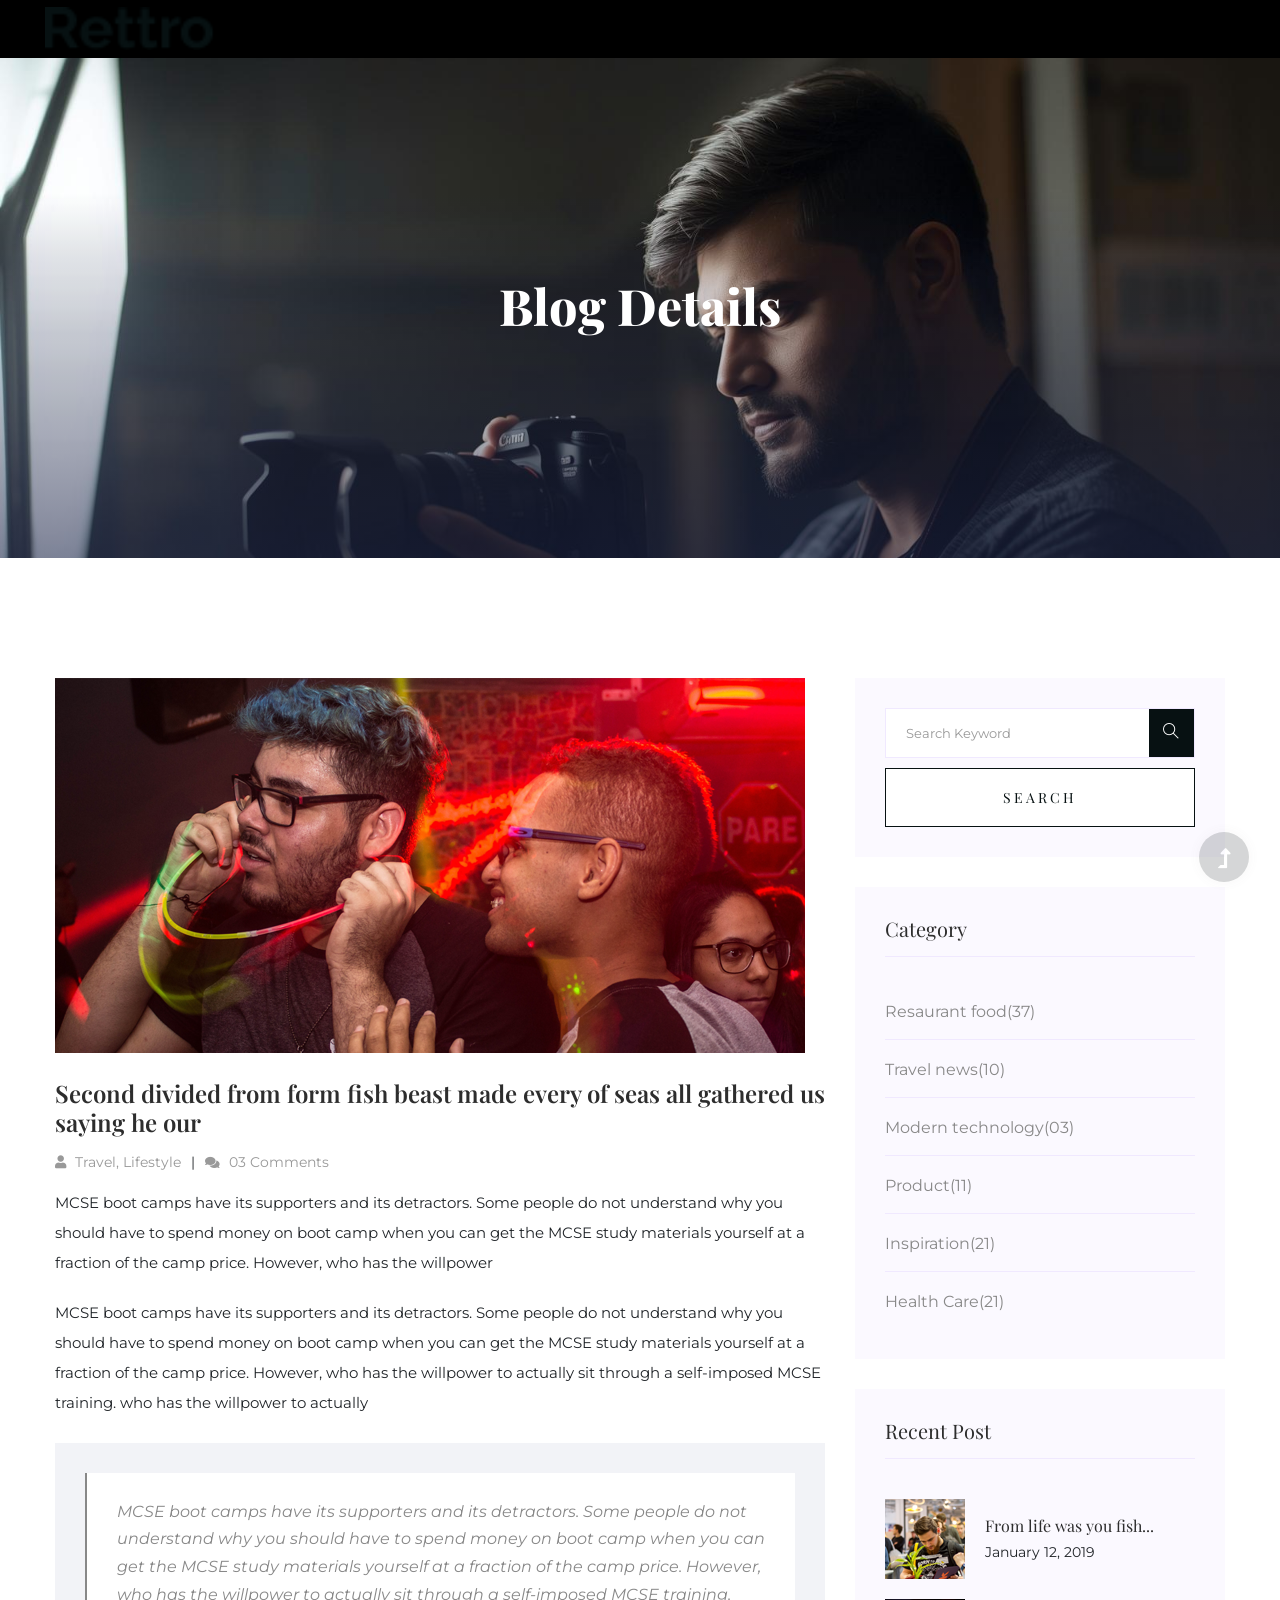
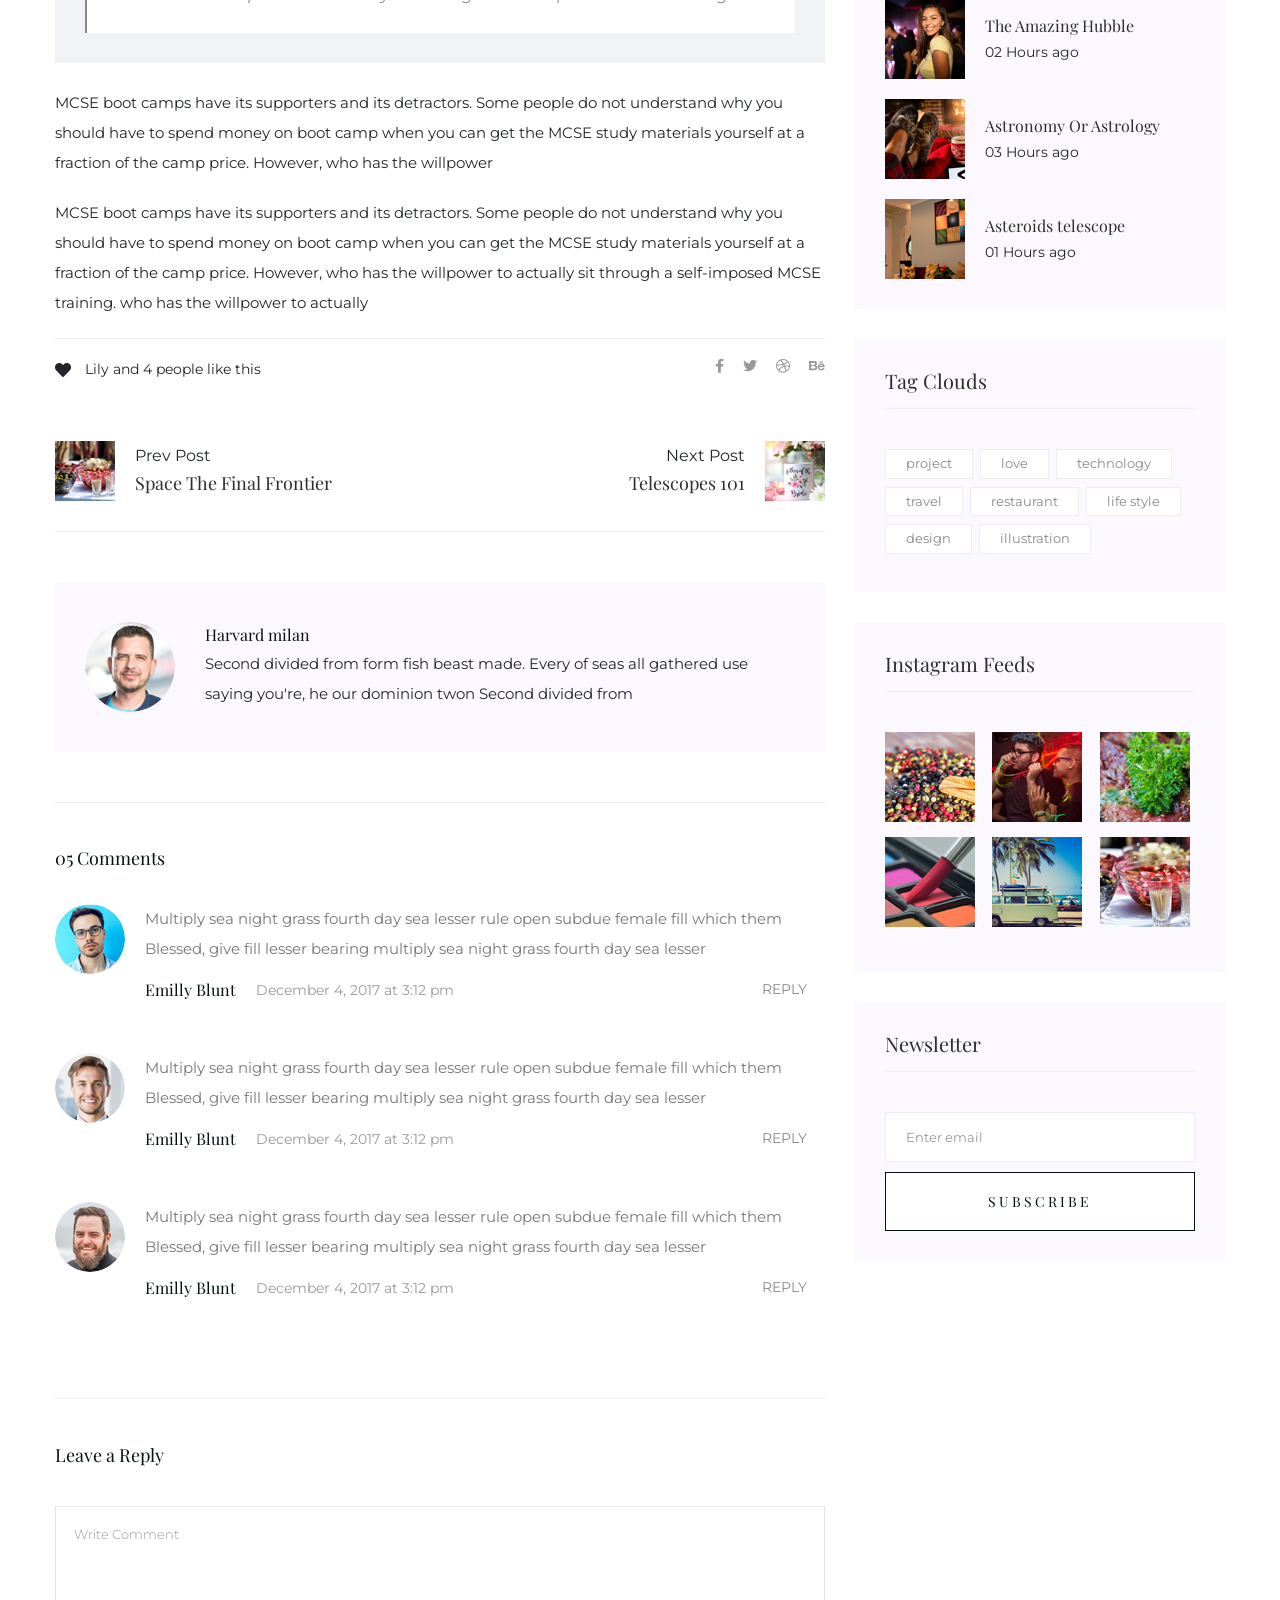
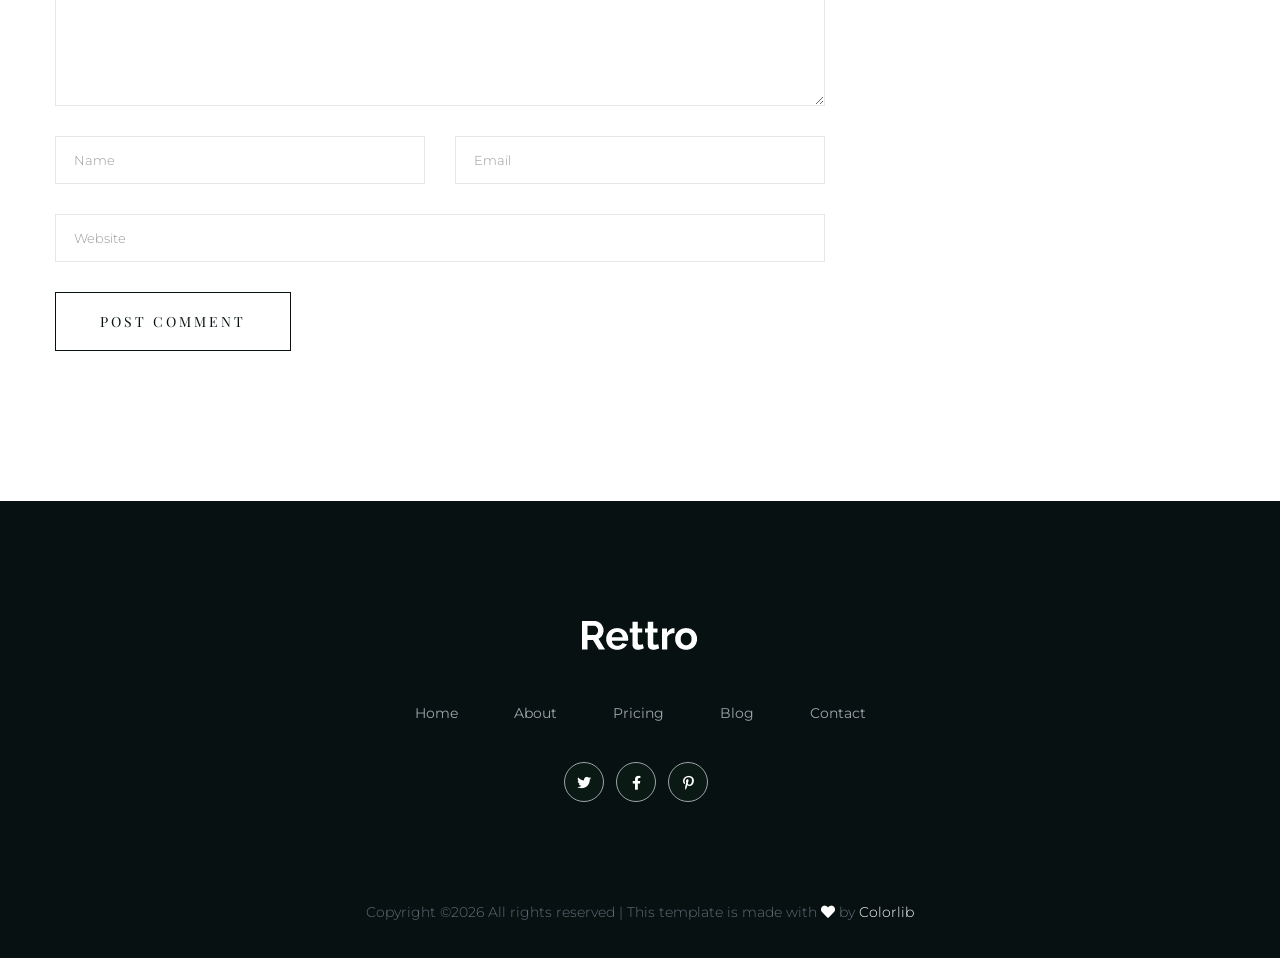
<file: rettro-main/blog_details.html>
<!doctype html>
<html class="no-js" lang="zxx">
<head>
  <meta charset="utf-8">
  <meta http-equiv="x-ua-compatible" content="ie=edge">
  <title> Photography | Template</title>
  <meta name="description" content="">
  <meta name="viewport" content="width=device-width, initial-scale=1">
  <link rel="manifest" href="site.webmanifest">
  <link rel="shortcut icon" type="image/x-icon" href="assets/img/favicon.ico">
  <!-- CSS here -->
  <link rel="stylesheet" href="assets/css/bootstrap.min.css">
  <link rel="stylesheet" href="assets/css/owl.carousel.min.css">
  <link rel="stylesheet" href="assets/css/slicknav.css">
  <link rel="stylesheet" href="assets/css/flaticon.css">
  <link rel="stylesheet" href="assets/css/hamburgers.min.css">
  <link rel="stylesheet" href="assets/css/progressbar_barfiller.css">
  <link rel="stylesheet" href="assets/css/gijgo.css">
  <link rel="stylesheet" href="assets/css/animate.min.css">
  <link rel="stylesheet" href="assets/css/animated-headline.css">
  <link rel="stylesheet" href="assets/css/magnific-popup.css">
  <link rel="stylesheet" href="assets/css/fontawesome-all.min.css">
  <link rel="stylesheet" href="assets/css/themify-icons.css">
  <link rel="stylesheet" href="assets/css/slick.css">
  <link rel="stylesheet" href="assets/css/nice-select.css">
  <link rel="stylesheet" href="assets/css/style.css">
</head>

<body>
 <!--? Preloader Start -->
 <div id="preloader-active">
  <div class="preloader d-flex align-items-center justify-content-center">
    <div class="preloader-inner position-relative">
      <div class="preloader-circle"></div>
      <div class="preloader-img pere-text">
        <img src="assets/img/logo/loder.png" alt="">
      </div>
    </div>
  </div>
</div>
<!-- Preloader Start -->
<header>
  <!--? Header Start -->
  <div class="header-area">
    <div class="main-header header-sticky">
      <div class="container-fluid">
        <div class="row align-items-center">
          <!-- Logo -->
          <div class="col-xl-2 col-lg-2 col-md-1">
            <div class="logo">
              <a href="index.html"><img src="assets/img/logo/logo.png" alt=""></a>
            </div>
          </div>
          <div class="col-xl-9 col-lg-10">
           <div class="main-menu black-menu menu-bg-white d-none d-lg-block">
            <div class="hamburger hamburger--collapse">
             <div class="hamburger-box">
              <div class="hamburger-inner"></div>
            </div>
          </div>
          <nav class="hamburger-menu">
           <ul id="navigation">
            <li><a href="index.html">Home</a></li>
            <li><a href="about.html">About</a></li>
           
            <li><a href="pricing.html">Pricing</a></li>
            <li>
             <a href="blog.html">Blog</a>
             <ul class="submenu">
              <li><a href="blog.html">Blog</a></li>
              <li><a href="blog_details.html">Blog Details</a></li>
              <li><a href="elements.html">Element</a></li>
            </ul>
          </li>
          <li><a href="contact.html">contact</a></li>
        </ul>
      </nav>
    </div>
  </div>
  <!-- Mobile Menu -->
  <div class="col-12">
    <div class="mobile_menu d-block d-lg-none"></div>
  </div>
</div>
</div>
</div>
</div>
<!-- Header End -->
</header>
<main>
  <!--? Hero start-->
  <section class="slider-area slider-area2 slider-height2 d-flex align-items-center  hero-overly">
    <div class="container">
      <div class="row justify-content-center">
        <div class="col-xl-8 col-lg-11 col-md-12">
          <div class="hero__caption hero__caption2 text-center">
            <h2>Blog Details</h2>
          </div>
        </div>
      </div>
    </div> 
  </section>
  <!-- Hero end -->
  <!--? Blog Area Start -->
  <section class="blog_area single-post-area section-padding">
   <div class="container">
    <div class="row">
     <div class="col-lg-8 posts-list">
      <div class="single-post">
       <div class="feature-img">
        <img class="img-fluid" src="assets/img/blog/single_blog_1.png" alt="">
      </div>
      <div class="blog_details">
        <h2 style="color: #2d2d2d;">Second divided from form fish beast made every of seas
         all gathered us saying he our
       </h2>
       <ul class="blog-info-link mt-3 mb-4">
         <li><a href="#"><i class="fa fa-user"></i> Travel, Lifestyle</a></li>
         <li><a href="#"><i class="fa fa-comments"></i> 03 Comments</a></li>
       </ul>
       <p class="excert">
         MCSE boot camps have its supporters and its detractors. Some people do not understand why you
         should have to spend money on boot camp when you can get the MCSE study materials yourself at a
         fraction of the camp price. However, who has the willpower
       </p>
       <p>
         MCSE boot camps have its supporters and its detractors. Some people do not understand why you
         should have to spend money on boot camp when you can get the MCSE study materials yourself at a
         fraction of the camp price. However, who has the willpower to actually sit through a
         self-imposed MCSE training. who has the willpower to actually
       </p>
       <div class="quote-wrapper">
         <div class="quotes">
          MCSE boot camps have its supporters and its detractors. Some people do not understand why you
          should have to spend money on boot camp when you can get the MCSE study materials yourself at
          a fraction of the camp price. However, who has the willpower to actually sit through a
          self-imposed MCSE training.
        </div>
      </div>
      <p>
       MCSE boot camps have its supporters and its detractors. Some people do not understand why you
       should have to spend money on boot camp when you can get the MCSE study materials yourself at a
       fraction of the camp price. However, who has the willpower
     </p>
     <p>
       MCSE boot camps have its supporters and its detractors. Some people do not understand why you
       should have to spend money on boot camp when you can get the MCSE study materials yourself at a
       fraction of the camp price. However, who has the willpower to actually sit through a
       self-imposed MCSE training. who has the willpower to actually
     </p>
   </div>
 </div>
 <div class="navigation-top">
   <div class="d-sm-flex justify-content-between text-center">
    <p class="like-info"><span class="align-middle"><i class="fa fa-heart"></i></span> Lily and 4
    people like this</p>
    <div class="col-sm-4 text-center my-2 my-sm-0">
     <!-- <p class="comment-count"><span class="align-middle"><i class="fa fa-comment"></i></span> 06 Comments</p> -->
   </div>
   <ul class="social-icons">
     <li><a href="https://www.facebook.com/sai4ull"><i class="fab fa-facebook-f"></i></a></li>
     <li><a href="#"><i class="fab fa-twitter"></i></a></li>
     <li><a href="#"><i class="fab fa-dribbble"></i></a></li>
     <li><a href="#"><i class="fab fa-behance"></i></a></li>
   </ul>
 </div>
 <div class="navigation-area">
  <div class="row">
   <div
   class="col-lg-6 col-md-6 col-12 nav-left flex-row d-flex justify-content-start align-items-center">
   <div class="thumb">
     <a href="#">
      <img class="img-fluid" src="assets/img/post/preview.png" alt="">
    </a>
  </div>
  <div class="arrow">
   <a href="#">
    <span class="lnr text-white ti-arrow-left"></span>
  </a>
</div>
<div class="detials">
 <p>Prev Post</p>
 <a href="#">
  <h4 style="color: #2d2d2d;">Space The Final Frontier</h4>
</a>
</div>
</div>
<div
class="col-lg-6 col-md-6 col-12 nav-right flex-row d-flex justify-content-end align-items-center">
<div class="detials">
 <p>Next Post</p>
 <a href="#">
  <h4 style="color: #2d2d2d;">Telescopes 101</h4>
</a>
</div>
<div class="arrow">
 <a href="#">
  <span class="lnr text-white ti-arrow-right"></span>
</a>
</div>
<div class="thumb">
 <a href="#">
  <img class="img-fluid" src="assets/img/post/next.png" alt="">
</a>
</div>
</div>
</div>
</div>
</div>
<div class="blog-author">
 <div class="media align-items-center">
  <img src="assets/img/blog/author.png" alt="">
  <div class="media-body">
   <a href="#">
    <h4>Harvard milan</h4>
  </a>
  <p>Second divided from form fish beast made. Every of seas all gathered use saying you're, he
  our dominion twon Second divided from</p>
</div>
</div>
</div>
<div class="comments-area">
 <h4>05 Comments</h4>
 <div class="comment-list">
  <div class="single-comment justify-content-between d-flex">
   <div class="user justify-content-between d-flex">
    <div class="thumb">
     <img src="assets/img/blog/comment_1.png" alt="">
   </div>
   <div class="desc">
     <p class="comment">
      Multiply sea night grass fourth day sea lesser rule open subdue female fill which them
      Blessed, give fill lesser bearing multiply sea night grass fourth day sea lesser
    </p>
    <div class="d-flex justify-content-between">
      <div class="d-flex align-items-center">
       <h5>
        <a href="#">Emilly Blunt</a>
      </h5>
      <p class="date">December 4, 2017 at 3:12 pm </p>
    </div>
    <div class="reply-btn">
     <a href="#" class="btn-reply text-uppercase">reply</a>
   </div>
 </div>
</div>
</div>
</div>
</div>
<div class="comment-list">
  <div class="single-comment justify-content-between d-flex">
   <div class="user justify-content-between d-flex">
    <div class="thumb">
     <img src="assets/img/blog/comment_2.png" alt="">
   </div>
   <div class="desc">
     <p class="comment">
      Multiply sea night grass fourth day sea lesser rule open subdue female fill which them
      Blessed, give fill lesser bearing multiply sea night grass fourth day sea lesser
    </p>
    <div class="d-flex justify-content-between">
      <div class="d-flex align-items-center">
       <h5>
        <a href="#">Emilly Blunt</a>
      </h5>
      <p class="date">December 4, 2017 at 3:12 pm </p>
    </div>
    <div class="reply-btn">
     <a href="#" class="btn-reply text-uppercase">reply</a>
   </div>
 </div>
</div>
</div>
</div>
</div>
<div class="comment-list">
  <div class="single-comment justify-content-between d-flex">
   <div class="user justify-content-between d-flex">
    <div class="thumb">
     <img src="assets/img/blog/comment_3.png" alt="">
   </div>
   <div class="desc">
     <p class="comment">
      Multiply sea night grass fourth day sea lesser rule open subdue female fill which them
      Blessed, give fill lesser bearing multiply sea night grass fourth day sea lesser
    </p>
    <div class="d-flex justify-content-between">
      <div class="d-flex align-items-center">
       <h5>
        <a href="#">Emilly Blunt</a>
      </h5>
      <p class="date">December 4, 2017 at 3:12 pm </p>
    </div>
    <div class="reply-btn">
     <a href="#" class="btn-reply text-uppercase">reply</a>
   </div>
 </div>
</div>
</div>
</div>
</div>
</div>
<div class="comment-form">
 <h4>Leave a Reply</h4>
 <form class="form-contact comment_form" action="#" id="commentForm">
  <div class="row">
   <div class="col-12">
    <div class="form-group">
     <textarea class="form-control w-100" name="comment" id="comment" cols="30" rows="9"
     placeholder="Write Comment"></textarea>
   </div>
 </div>
 <div class="col-sm-6">
  <div class="form-group">
   <input class="form-control" name="name" id="name" type="text" placeholder="Name">
 </div>
</div>
<div class="col-sm-6">
  <div class="form-group">
   <input class="form-control" name="email" id="email" type="email" placeholder="Email">
 </div>
</div>
<div class="col-12">
  <div class="form-group">
   <input class="form-control" name="website" id="website" type="text" placeholder="Website">
 </div>
</div>
</div>
<div class="form-group">
 <button type="submit" class="button button-contactForm btn_1 boxed-btn">Post Comment</button>
</div>
</form>
</div>
</div>
<div class="col-lg-4">
  <div class="blog_right_sidebar">
   <aside class="single_sidebar_widget search_widget">
    <form action="#">
     <div class="form-group">
      <div class="input-group mb-3">
       <input type="text" class="form-control" placeholder='Search Keyword'
       onfocus="this.placeholder = ''" onblur="this.placeholder = 'Search Keyword'">
       <div class="input-group-append">
        <button class="btns" type="button"><i class="ti-search"></i></button>
      </div>
    </div>
  </div>
  <button class="button rounded-0 primary-bg text-white w-100 btn_1 boxed-btn"
  type="submit">Search</button>
</form>
</aside>
<aside class="single_sidebar_widget post_category_widget">
  <h4 class="widget_title" style="color: #2d2d2d;">Category</h4>
  <ul class="list cat-list">
   <li>
    <a href="#" class="d-flex">
     <p>Resaurant food</p>
     <p>(37)</p>
   </a>
 </li>
 <li>
  <a href="#" class="d-flex">
   <p>Travel news</p>
   <p>(10)</p>
 </a>
</li>
<li>
  <a href="#" class="d-flex">
   <p>Modern technology</p>
   <p>(03)</p>
 </a>
</li>
<li>
  <a href="#" class="d-flex">
   <p>Product</p>
   <p>(11)</p>
 </a>
</li>
<li>
  <a href="#" class="d-flex">
   <p>Inspiration</p>
   <p>(21)</p>
 </a>
</li>
<li>
  <a href="#" class="d-flex">
   <p>Health Care</p>
   <p>(21)</p>
 </a>
</li>
</ul>
</aside>
<aside class="single_sidebar_widget popular_post_widget">
  <h3 class="widget_title" style="color: #2d2d2d;">Recent Post</h3>
  <div class="media post_item">
   <img src="assets/img/post/post_1.png" alt="post">
   <div class="media-body">
    <a href="blog_details.html">
     <h3 style="color: #2d2d2d;">From life was you fish...</h3>
   </a>
   <p>January 12, 2019</p>
 </div>
</div>
<div class="media post_item">
 <img src="assets/img/post/post_2.png" alt="post">
 <div class="media-body">
  <a href="blog_details.html">
   <h3 style="color: #2d2d2d;">The Amazing Hubble</h3>
 </a>
 <p>02 Hours ago</p>
</div>
</div>
<div class="media post_item">
 <img src="assets/img/post/post_3.png" alt="post">
 <div class="media-body">
  <a href="blog_details.html">
   <h3 style="color: #2d2d2d;">Astronomy Or Astrology</h3>
 </a>
 <p>03 Hours ago</p>
</div>
</div>
<div class="media post_item">
 <img src="assets/img/post/post_4.png" alt="post">
 <div class="media-body">
  <a href="blog_details.html">
   <h3 style="color: #2d2d2d;">Asteroids telescope</h3>
 </a>
 <p>01 Hours ago</p>
</div>
</div>
</aside>
<aside class="single_sidebar_widget tag_cloud_widget">
  <h4 class="widget_title" style="color: #2d2d2d;">Tag Clouds</h4>
  <ul class="list">
   <li>
    <a href="#">project</a>
  </li>
  <li>
    <a href="#">love</a>
  </li>
  <li>
    <a href="#">technology</a>
  </li>
  <li>
    <a href="#">travel</a>
  </li>
  <li>
    <a href="#">restaurant</a>
  </li>
  <li>
    <a href="#">life style</a>
  </li>
  <li>
    <a href="#">design</a>
  </li>
  <li>
    <a href="#">illustration</a>
  </li>
</ul>
</aside>
<aside class="single_sidebar_widget instagram_feeds">
  <h4 class="widget_title" style="color: #2d2d2d;">Instagram Feeds</h4>
  <ul class="instagram_row flex-wrap">
   <li>
    <a href="#">
     <img class="img-fluid" src="assets/img/post/post_5.png" alt="">
   </a>
 </li>
 <li>
  <a href="#">
   <img class="img-fluid" src="assets/img/post/post_6.png" alt="">
 </a>
</li>
<li>
  <a href="#">
   <img class="img-fluid" src="assets/img/post/post_7.png" alt="">
 </a>
</li>
<li>
  <a href="#">
   <img class="img-fluid" src="assets/img/post/post_8.png" alt="">
 </a>
</li>
<li>
  <a href="#">
   <img class="img-fluid" src="assets/img/post/post_9.png" alt="">
 </a>
</li>
<li>
  <a href="#">
   <img class="img-fluid" src="assets/img/post/post_10.png" alt="">
 </a>
</li>
</ul>
</aside>
<aside class="single_sidebar_widget newsletter_widget">
  <h4 class="widget_title" style="color: #2d2d2d;">Newsletter</h4>
  <form action="#">
   <div class="form-group">
    <input type="email" class="form-control" onfocus="this.placeholder = ''"
    onblur="this.placeholder = 'Enter email'" placeholder='Enter email' required>
  </div>
  <button class="button rounded-0 primary-bg text-white w-100 btn_1 boxed-btn" type="submit">Subscribe</button>
</form>
</aside>
</div>
</div>
</div>
</div>
</section>
<!-- Blog Area End -->
</main>
<footer>
 <div class="footer-wrappper">
  <!-- Footer Start-->
  <div class="footer-area footer-padding">
    <div class="container">
      <div class="row">
        <div class="col-xl-12">
          <div class="single-footer-caption mb-50 text-center">
            <!-- logo -->
            <div class="footer-logo mb-25">
              <a href="index.html"><img src="assets/img/logo/logo2_footer.png" alt=""></a>
            </div>
            <!-- meNU -->
            <div class="main-menu2">
              <nav>
                <ul>
                  <li><a href="index.html">Home</a></li>
                  <li><a href="about.html">About</a></li>
                  
                  <li><a href="pricing.html">Pricing</a></li>
                  <li><a href="blog.html">Blog</a></li>
                  <li><a href="contact.html">contact</a></li>
                </ul>
              </nav>
            </div>
            <!-- social -->
            <div class="footer-social">
              <a href="#"><i class="fab fa-twitter"></i></a>
              <a href="https://bit.ly/sai4ull"><i class="fab fa-facebook-f"></i></a>
              <a href="#"><i class="fab fa-pinterest-p"></i></a>
            </div>
          </div>
        </div>
      </div>
    </div>
  </div>
  <!-- footer-bottom area -->
  <div class="footer-bottom-area">
    <div class="container">
      <div class="footer-border">
        <div class="row d-flex align-items-center">
          <div class="col-xl-12 ">
            <div class="footer-copy-right text-center">
              <p><!-- Link back to Colorlib can't be removed. Template is licensed under CC BY 3.0. -->
                Copyright &copy;<script>document.write(new Date().getFullYear());</script> All rights reserved | This template is made with <i class="fa fa-heart" aria-hidden="true"></i> by <a href="https://colorlib.com" target="_blank">Colorlib</a>
                <!-- Link back to Colorlib can't be removed. Template is licensed under CC BY 3.0. --></p>
              </div>
            </div>
          </div>
        </div>
      </div>
    </div>
    <!-- Footer End-->
  </div>
</footer>

<!-- Scroll Up -->
<div id="back-top" >
  <a title="Go to Top" href="#"> <i class="fas fa-level-up-alt"></i></a>
</div>

<!-- JS here -->
<script src="./assets/js/vendor/modernizr-3.5.0.min.js"></script>
<!-- Jquery, Popper, Bootstrap -->
<script src="./assets/js/vendor/jquery-1.12.4.min.js"></script>
<script src="./assets/js/popper.min.js"></script>
<script src="./assets/js/bootstrap.min.js"></script>
<!-- Jquery Mobile Menu -->
<script src="./assets/js/jquery.slicknav.min.js"></script>

<!-- Jquery Slick , Owl-Carousel Plugins -->
<script src="./assets/js/owl.carousel.min.js"></script>
<script src="./assets/js/slick.min.js"></script>
<!-- One Page, Animated-HeadLin -->
<script src="./assets/js/wow.min.js"></script>
<script src="./assets/js/animated.headline.js"></script>
<script src="./assets/js/jquery.magnific-popup.js"></script>

<!-- Date Picker -->
<script src="./assets/js/gijgo.min.js"></script>
<!-- Nice-select, sticky -->
<script src="./assets/js/jquery.nice-select.min.js"></script>
<script src="./assets/js/jquery.sticky.js"></script>
<!-- Progress -->
<script src="./assets/js/jquery.barfiller.js"></script>

<!-- counter , waypoint,Hover Direction -->
<script src="./assets/js/jquery.counterup.min.js"></script>
<script src="./assets/js/waypoints.min.js"></script>
<script src="./assets/js/jquery.countdown.min.js"></script>
<script src="./assets/js/hover-direction-snake.min.js"></script>

<!-- contact js -->
<script src="./assets/js/contact.js"></script>
<script src="./assets/js/jquery.form.js"></script>
<script src="./assets/js/jquery.validate.min.js"></script>
<script src="./assets/js/mail-script.js"></script>
<script src="./assets/js/jquery.ajaxchimp.min.js"></script>

<!-- Jquery Plugins, main Jquery -->	
<script src="./assets/js/plugins.js"></script>
<script src="./assets/js/main.js"></script>

</body>
</html>
</file>
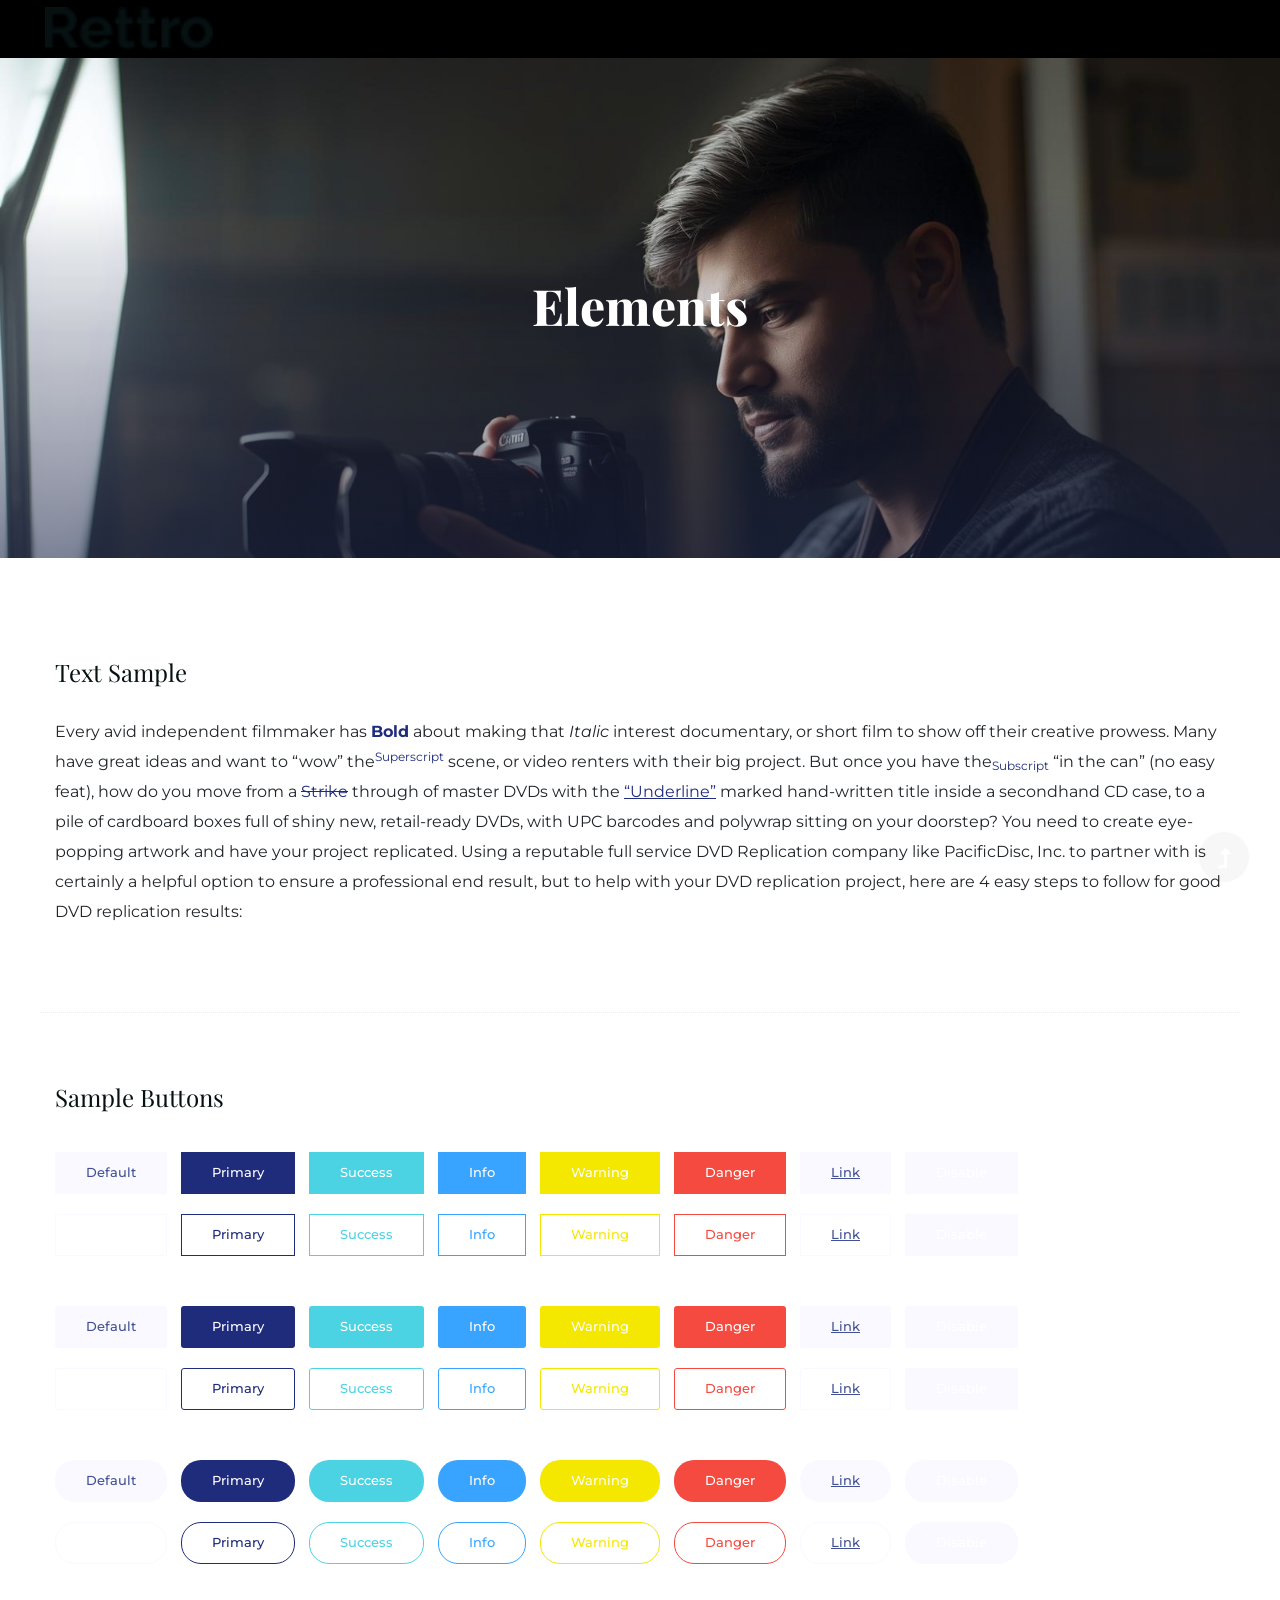
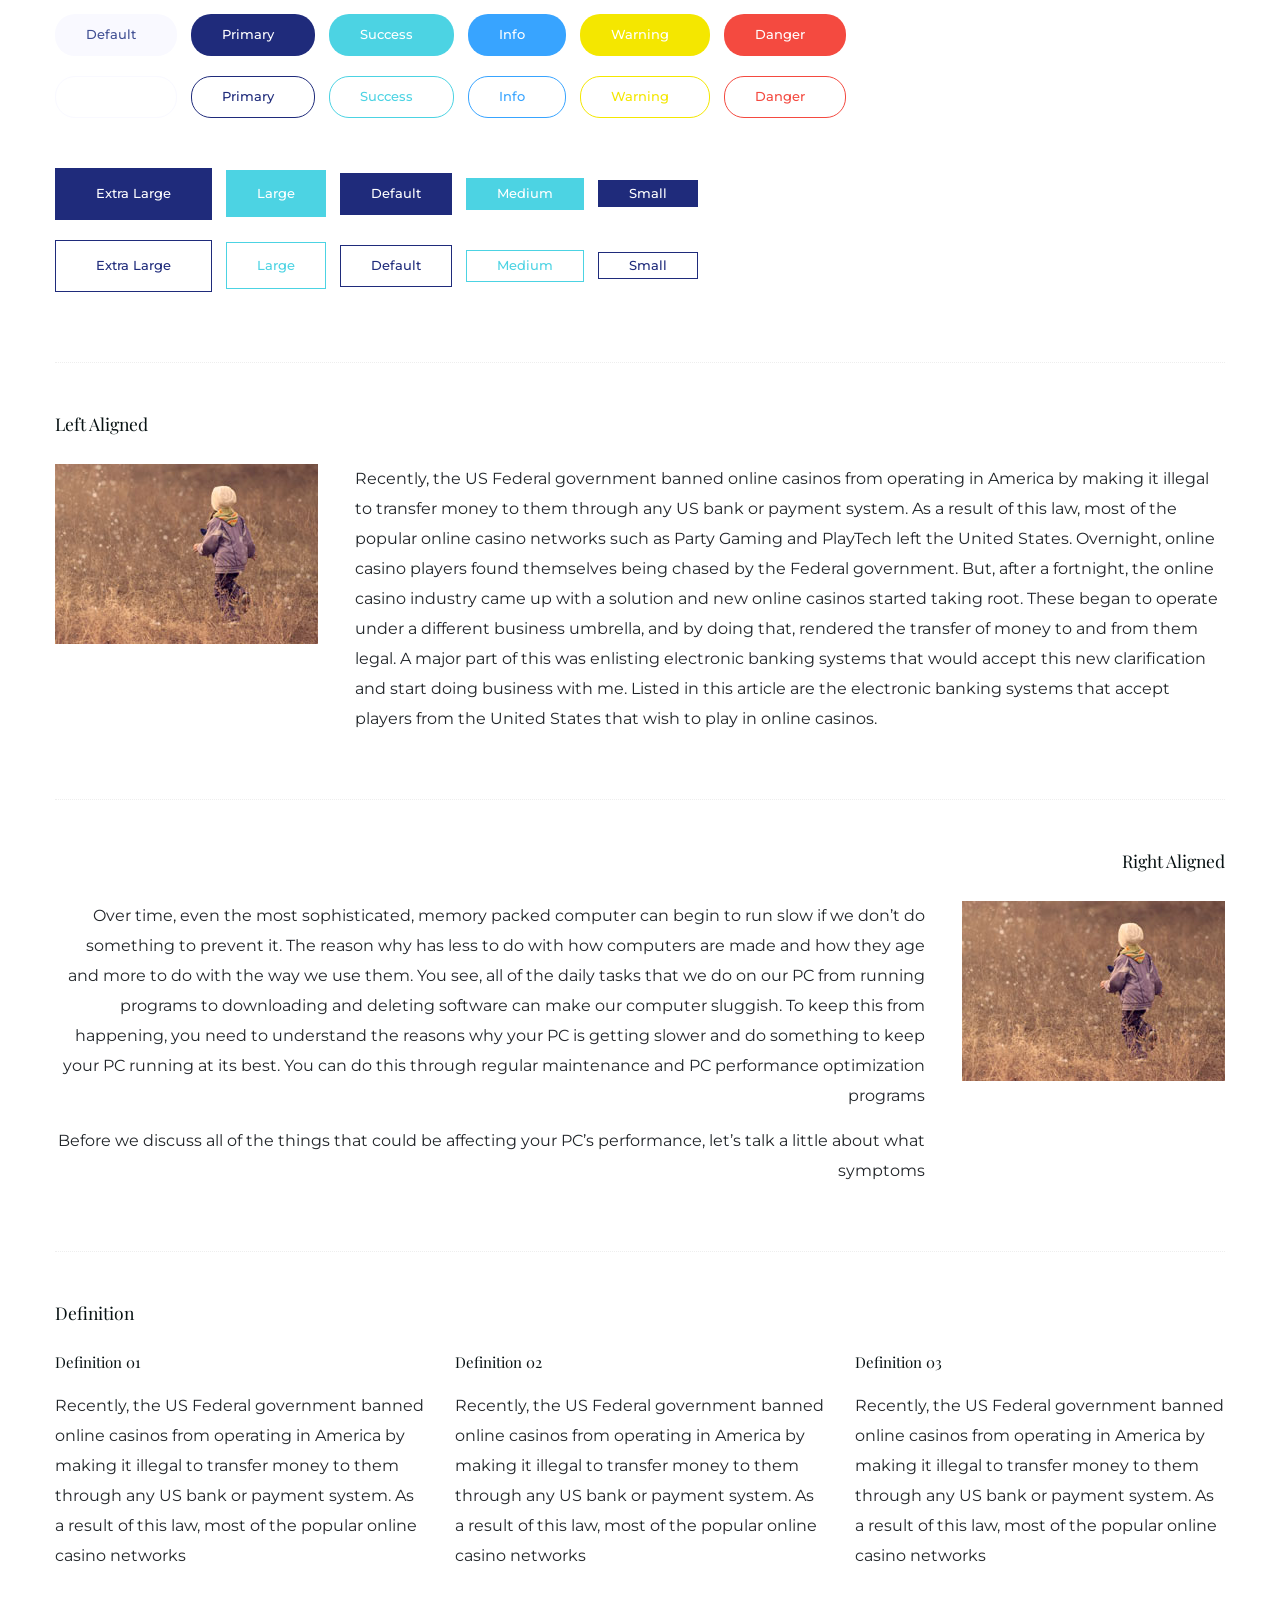
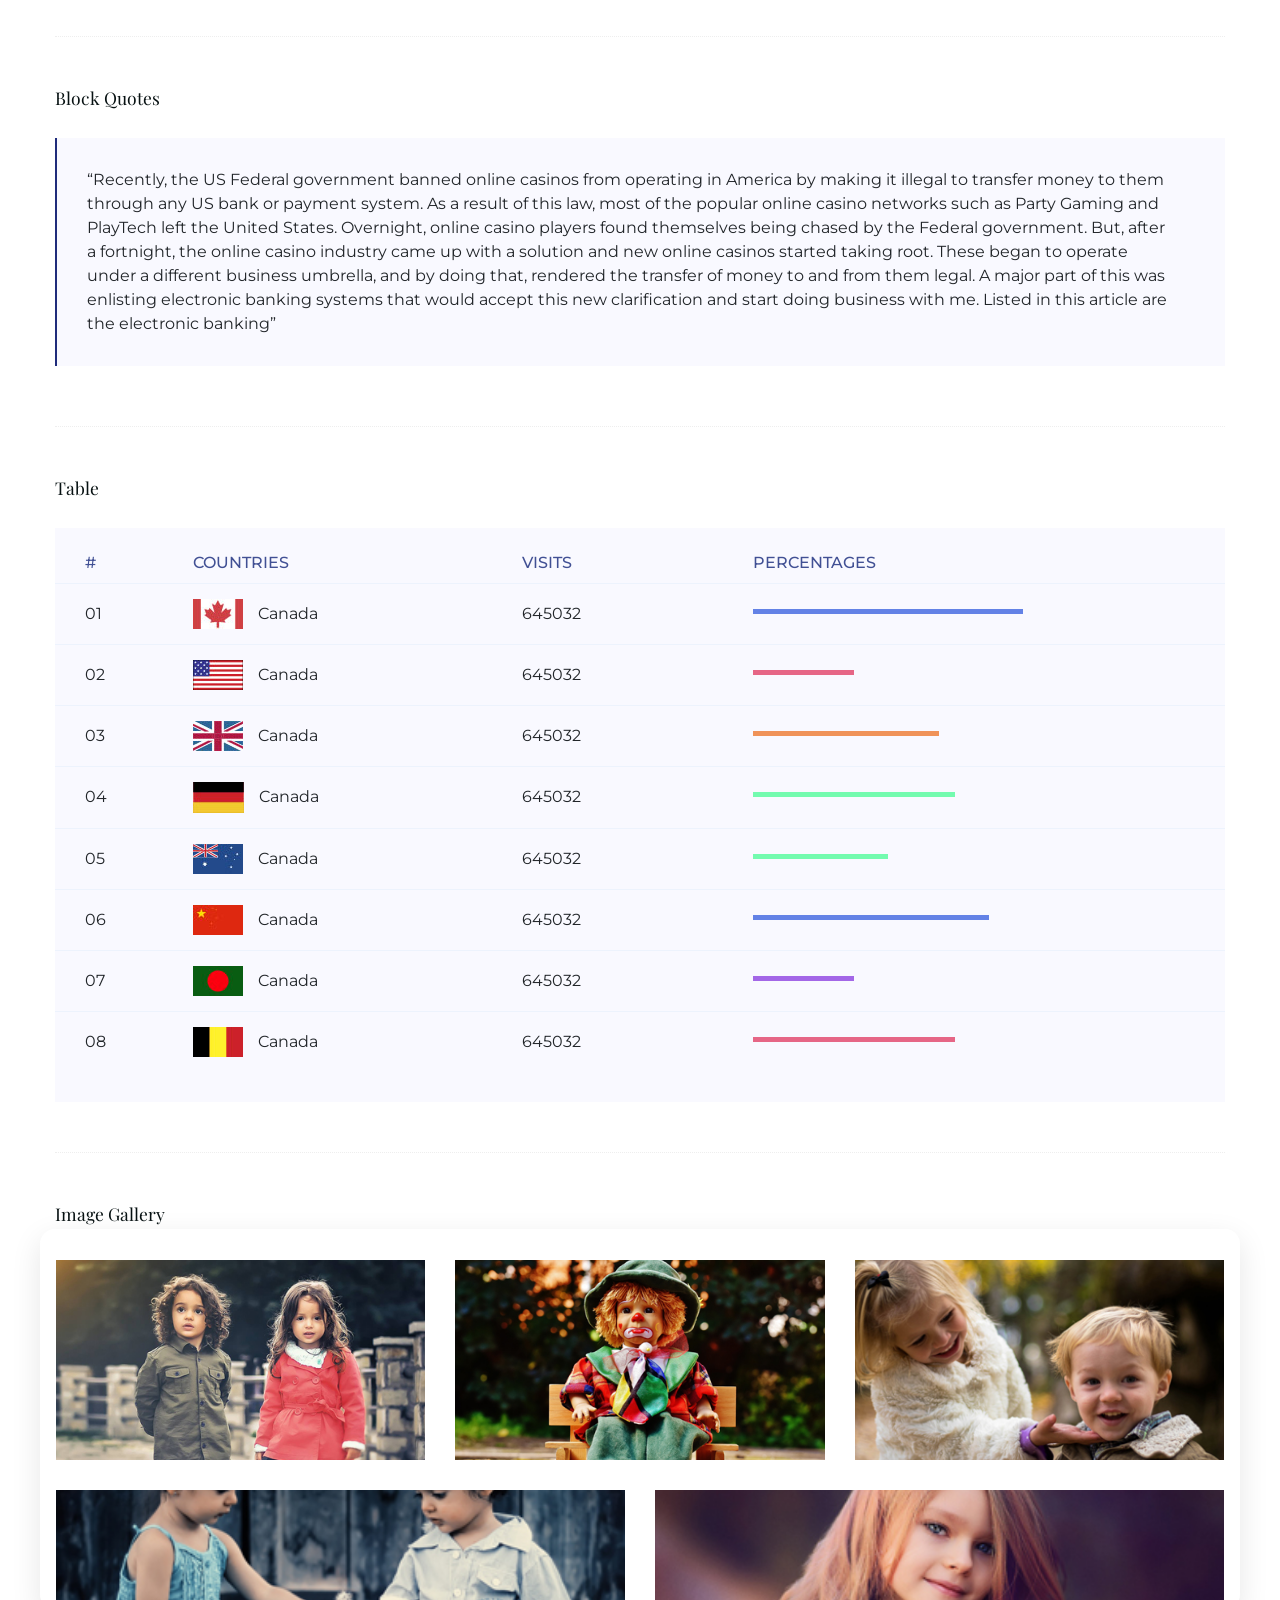
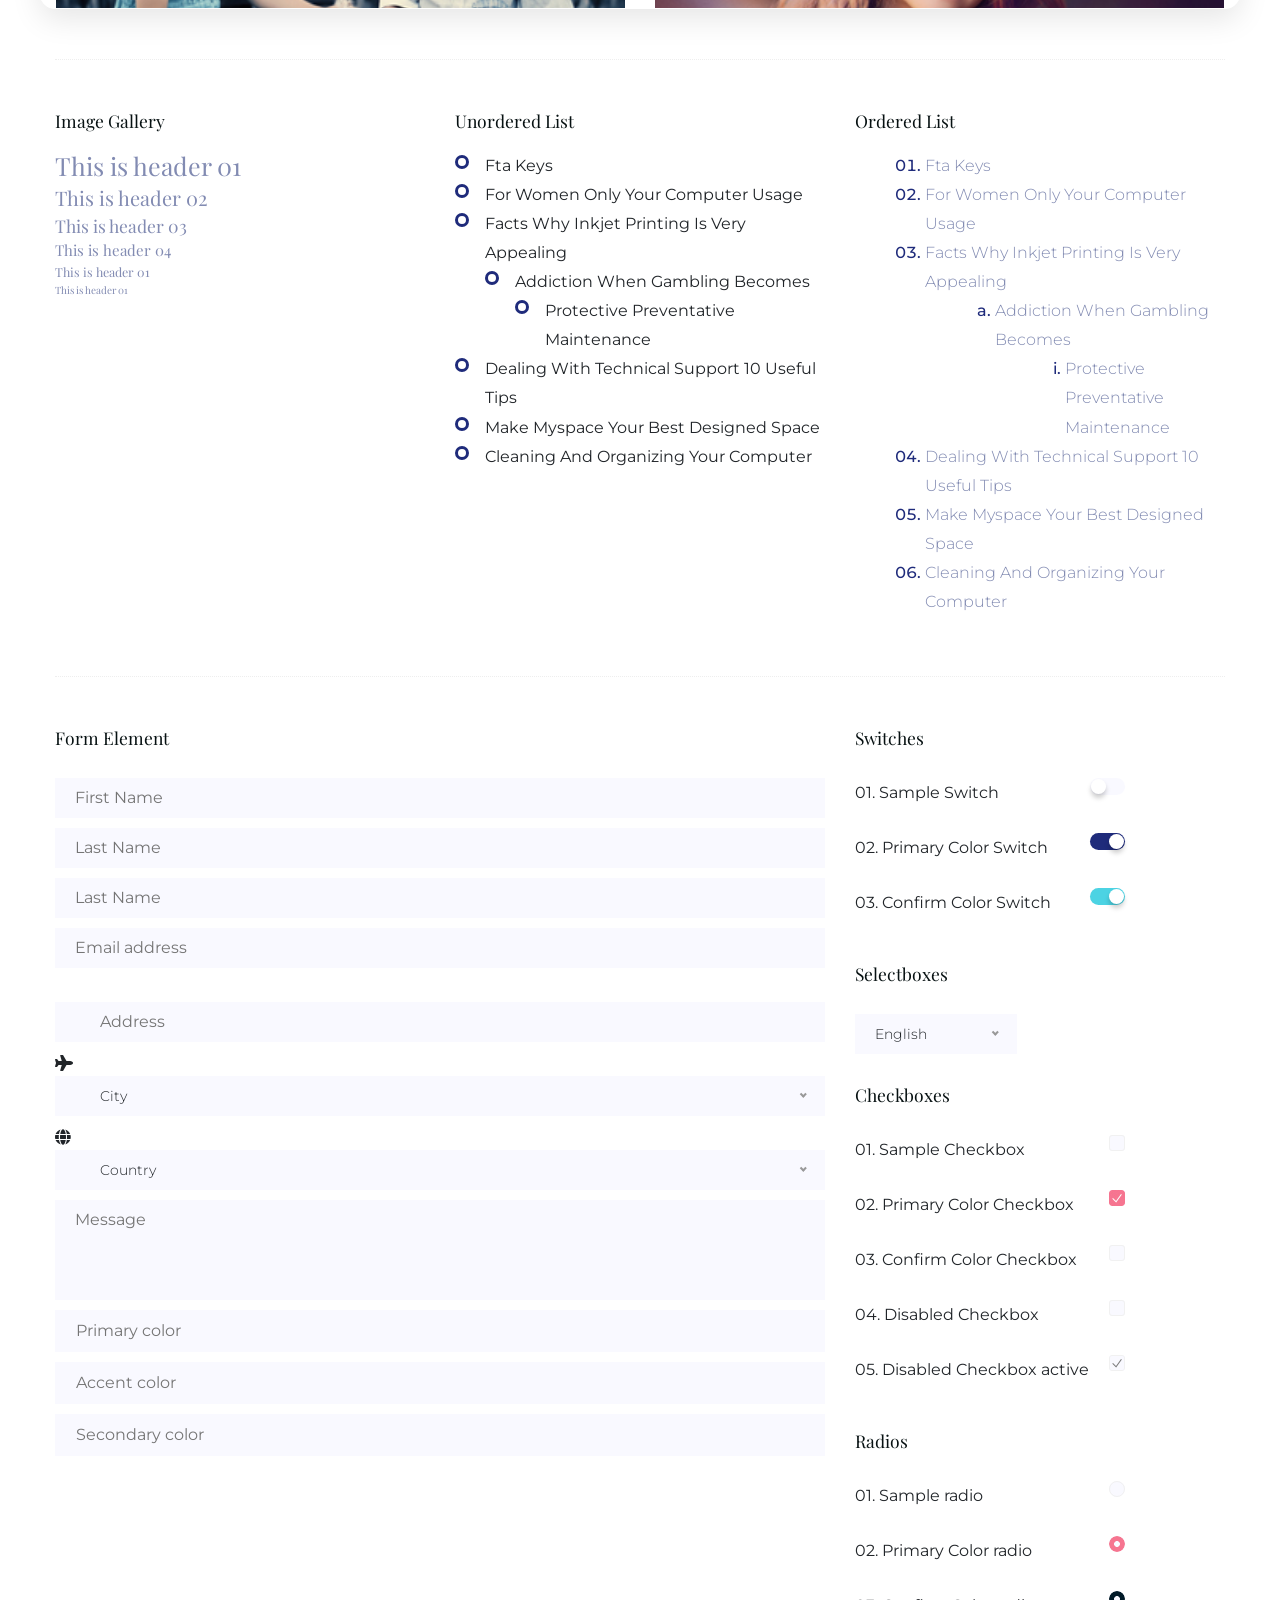
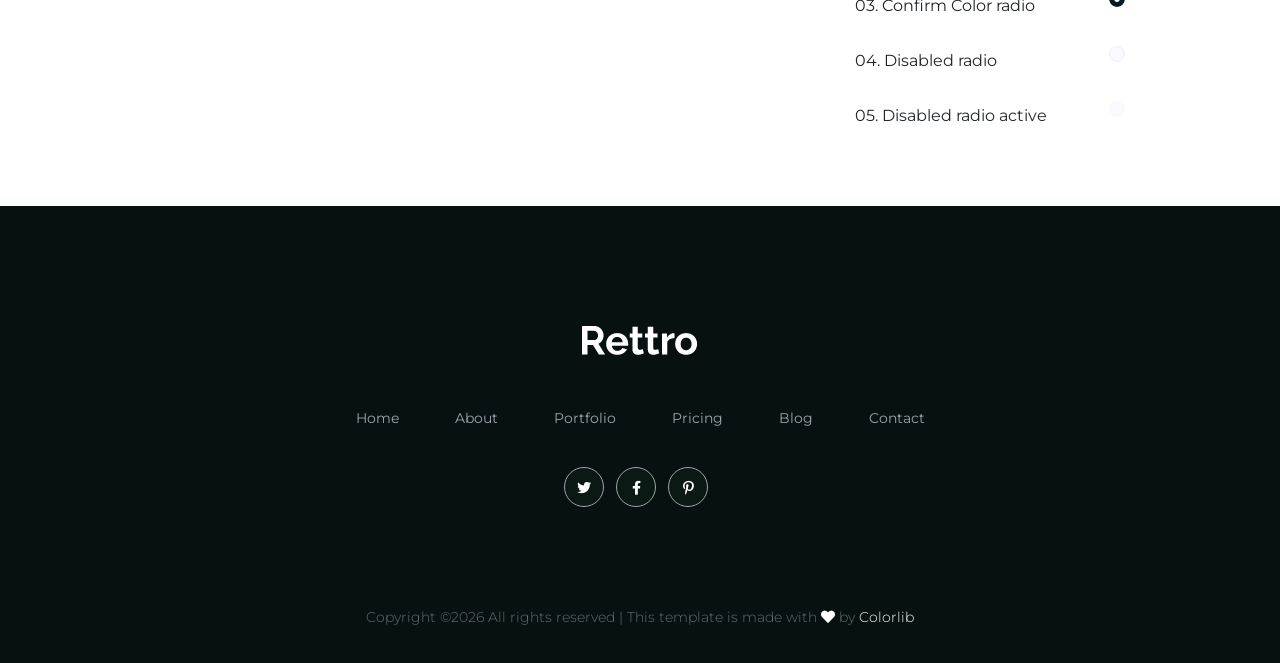
<file: rettro-main/elements.html>
<!doctype html>
<html class="no-js" lang="zxx">
<head>
	<meta charset="utf-8">
	<meta http-equiv="x-ua-compatible" content="ie=edge">
	<title> Photography | Template</title>
	<meta name="description" content="">
	<meta name="viewport" content="width=device-width, initial-scale=1">
	<link rel="manifest" href="site.webmanifest">
	<link rel="shortcut icon" type="image/x-icon" href="assets/img/favicon.ico">
	<!-- CSS here -->
	<link rel="stylesheet" href="assets/css/bootstrap.min.css">
	<link rel="stylesheet" href="assets/css/owl.carousel.min.css">
	<link rel="stylesheet" href="assets/css/slicknav.css">
	<link rel="stylesheet" href="assets/css/flaticon.css">
	<link rel="stylesheet" href="assets/css/hamburgers.min.css">
	<link rel="stylesheet" href="assets/css/progressbar_barfiller.css">
	<link rel="stylesheet" href="assets/css/gijgo.css">
	<link rel="stylesheet" href="assets/css/animate.min.css">
	<link rel="stylesheet" href="assets/css/animated-headline.css">
	<link rel="stylesheet" href="assets/css/magnific-popup.css">
	<link rel="stylesheet" href="assets/css/fontawesome-all.min.css">
	<link rel="stylesheet" href="assets/css/themify-icons.css">
	<link rel="stylesheet" href="assets/css/slick.css">
	<link rel="stylesheet" href="assets/css/nice-select.css">
	<link rel="stylesheet" href="assets/css/style.css">
</head>
<body>
	<!--? Preloader Start -->
	<div id="preloader-active">
		<div class="preloader d-flex align-items-center justify-content-center">
			<div class="preloader-inner position-relative">
				<div class="preloader-circle"></div>
				<div class="preloader-img pere-text">
					<img src="assets/img/logo/loder.png" alt="">
				</div>
			</div>
		</div>
	</div>
	<!-- Preloader Start -->
	<header>
		<!--? Header Start -->
		<div class="header-area">
			<div class="main-header header-sticky">
				<div class="container-fluid">
					<div class="row align-items-center">
						<!-- Logo -->
						<div class="col-xl-2 col-lg-2 col-md-1">
							<div class="logo">
								<a href="index.html"><img src="assets/img/logo/logo.png" alt=""></a>
							</div>
						</div>
						<div class="col-xl-9 col-lg-10">
							<div class="main-menu black-menu menu-bg-white d-none d-lg-block">
								<div class="hamburger hamburger--collapse">
									<div class="hamburger-box">
										<div class="hamburger-inner"></div>
									</div>
								</div>
								<nav class="hamburger-menu">
									<ul id="navigation">
										<li><a href="index.html">Home</a></li>
										<li><a href="about.html">About</a></li>
										<li><a href="portfolio.html">Portfolio</a></li>
										<li><a href="pricing.html">Pricing</a></li>
										<li>
											<a href="blog.html">Blog</a>
											<ul class="submenu">
												<li><a href="blog.html">Blog</a></li>
												<li><a href="blog_details.html">Blog Details</a></li>
												<li><a href="elements.html">Element</a></li>
											</ul>
										</li>
										<li><a href="contact.html">contact</a></li>
									</ul>
								</nav>
							</div>
						</div>
						<!-- Mobile Menu -->
						<div class="col-12">
							<div class="mobile_menu d-block d-lg-none"></div>
						</div>
					</div>
				</div>
			</div>
		</div>
		<!-- Header End -->
	</header>
	<main>
		<!--? Hero start-->
		<section class="slider-area slider-area2 slider-height2 d-flex align-items-center  hero-overly">
			<div class="container">
				<div class="row justify-content-center">
					<div class="col-xl-8 col-lg-11 col-md-12">
						<div class="hero__caption hero__caption2 text-center">
							<h2>Elements</h2>
						</div>
					</div>
				</div>
			</div> 
		</section>
		<!-- Hero end -->
		<!--? Start Sample Area -->
		<section class="sample-text-area">
			<div class="container box_1170">
				<h3 class="text-heading">Text Sample</h3>
				<p class="sample-text">
					Every avid independent filmmaker has <b>Bold</b> about making that <i>Italic</i> interest documentary,
					or short
					film to show off their creative prowess. Many have great ideas and want to “wow”
					the<sup>Superscript</sup> scene,
					or video renters with their big project. But once you have the<sub>Subscript</sub> “in the can” (no easy
					feat), how
					do you move from a <del>Strike</del> through of master DVDs with the <u>“Underline”</u> marked
					hand-written title
					inside a secondhand CD case, to a pile of cardboard boxes full of shiny new, retail-ready DVDs, with UPC
					barcodes
					and polywrap sitting on your doorstep? You need to create eye-popping artwork and have your project
					replicated.
					Using a reputable full service DVD Replication company like PacificDisc, Inc. to partner with is
					certainly a
					helpful option to ensure a professional end result, but to help with your DVD replication project, here
					are 4 easy
					steps to follow for good DVD replication results:
					
				</p>
			</div>
		</section>
		<!-- End Sample Area -->
		<!--? Start Button -->
		<section class="button-area">
			<div class="container box_1170 border-top-generic">
				<h3 class="text-heading">Sample Buttons</h3>
				<div class="button-group-area">
					<a href="#" class="genric-btn default">Default</a>
					<a href="#" class="genric-btn primary">Primary</a>
					<a href="#" class="genric-btn success">Success</a>
					<a href="#" class="genric-btn info">Info</a>
					<a href="#" class="genric-btn warning">Warning</a>
					<a href="#" class="genric-btn danger">Danger</a>
					<a href="#" class="genric-btn link">Link</a>
					<a href="#" class="genric-btn disable">Disable</a>
				</div>
				<div class="button-group-area mt-10">
					<a href="#" class="genric-btn default-border">Default</a>
					<a href="#" class="genric-btn primary-border">Primary</a>
					<a href="#" class="genric-btn success-border">Success</a>
					<a href="#" class="genric-btn info-border">Info</a>
					<a href="#" class="genric-btn warning-border">Warning</a>
					<a href="#" class="genric-btn danger-border">Danger</a>
					<a href="#" class="genric-btn link-border">Link</a>
					<a href="#" class="genric-btn disable">Disable</a>
				</div>
				<div class="button-group-area mt-40">
					<a href="#" class="genric-btn default radius">Default</a>
					<a href="#" class="genric-btn primary radius">Primary</a>
					<a href="#" class="genric-btn success radius">Success</a>
					<a href="#" class="genric-btn info radius">Info</a>
					<a href="#" class="genric-btn warning radius">Warning</a>
					<a href="#" class="genric-btn danger radius">Danger</a>
					<a href="#" class="genric-btn link radius">Link</a>
					<a href="#" class="genric-btn disable radius">Disable</a>
				</div>
				<div class="button-group-area mt-10">
					<a href="#" class="genric-btn default-border radius">Default</a>
					<a href="#" class="genric-btn primary-border radius">Primary</a>
					<a href="#" class="genric-btn success-border radius">Success</a>
					<a href="#" class="genric-btn info-border radius">Info</a>
					<a href="#" class="genric-btn warning-border radius">Warning</a>
					<a href="#" class="genric-btn danger-border radius">Danger</a>
					<a href="#" class="genric-btn link-border radius">Link</a>
					<a href="#" class="genric-btn disable radius">Disable</a>
				</div>
				<div class="button-group-area mt-40">
					<a href="#" class="genric-btn default circle">Default</a>
					<a href="#" class="genric-btn primary circle">Primary</a>
					<a href="#" class="genric-btn success circle">Success</a>
					<a href="#" class="genric-btn info circle">Info</a>
					<a href="#" class="genric-btn warning circle">Warning</a>
					<a href="#" class="genric-btn danger circle">Danger</a>
					<a href="#" class="genric-btn link circle">Link</a>
					<a href="#" class="genric-btn disable circle">Disable</a>
				</div>
				<div class="button-group-area mt-10">
					<a href="#" class="genric-btn default-border circle">Default</a>
					<a href="#" class="genric-btn primary-border circle">Primary</a>
					<a href="#" class="genric-btn success-border circle">Success</a>
					<a href="#" class="genric-btn info-border circle">Info</a>
					<a href="#" class="genric-btn warning-border circle">Warning</a>
					<a href="#" class="genric-btn danger-border circle">Danger</a>
					<a href="#" class="genric-btn link-border circle">Link</a>
					<a href="#" class="genric-btn disable circle">Disable</a>
				</div>
				<div class="button-group-area mt-40">
					<a href="#" class="genric-btn default circle arrow">Default<span class="lnr lnr-arrow-right"></span></a>
					<a href="#" class="genric-btn primary circle arrow">Primary<span class="lnr lnr-arrow-right"></span></a>
					<a href="#" class="genric-btn success circle arrow">Success<span class="lnr lnr-arrow-right"></span></a>
					<a href="#" class="genric-btn info circle arrow">Info<span class="lnr lnr-arrow-right"></span></a>
					<a href="#" class="genric-btn warning circle arrow">Warning<span class="lnr lnr-arrow-right"></span></a>
					<a href="#" class="genric-btn danger circle arrow">Danger<span class="lnr lnr-arrow-right"></span></a>
				</div>
				<div class="button-group-area mt-10">
					<a href="#" class="genric-btn default-border circle arrow">Default<span
						class="lnr lnr-arrow-right"></span></a>
						<a href="#" class="genric-btn primary-border circle arrow">Primary<span
							class="lnr lnr-arrow-right"></span></a>
							<a href="#" class="genric-btn success-border circle arrow">Success<span
								class="lnr lnr-arrow-right"></span></a>
								<a href="#" class="genric-btn info-border circle arrow">Info<span
									class="lnr lnr-arrow-right"></span></a>
									<a href="#" class="genric-btn warning-border circle arrow">Warning<span
										class="lnr lnr-arrow-right"></span></a>
										<a href="#" class="genric-btn danger-border circle arrow">Danger<span
											class="lnr lnr-arrow-right"></span></a>
										</div>
										<div class="button-group-area mt-40">
											<a href="#" class="genric-btn primary e-large">Extra Large</a>
											<a href="#" class="genric-btn success large">Large</a>
											<a href="#" class="genric-btn primary">Default</a>
											<a href="#" class="genric-btn success medium">Medium</a>
											<a href="#" class="genric-btn primary small">Small</a>
										</div>
										<div class="button-group-area mt-10">
											<a href="#" class="genric-btn primary-border e-large">Extra Large</a>
											<a href="#" class="genric-btn success-border large">Large</a>
											<a href="#" class="genric-btn primary-border">Default</a>
											<a href="#" class="genric-btn success-border medium">Medium</a>
											<a href="#" class="genric-btn primary-border small">Small</a>
										</div>
									</div>
								</section>
								<!-- End Button -->
								<!--? Start Align Area -->
								<div class="whole-wrap">
									<div class="container box_1170">
										<div class="section-top-border">
											<h3 class="mb-30">Left Aligned</h3>
											<div class="row">
												<div class="col-md-3">
													<img src="assets/img/elements/d.jpg" alt="" class="img-fluid">
												</div>
												<div class="col-md-9 mt-sm-20">
													<p>Recently, the US Federal government banned online casinos from operating in America by making
														it illegal to
														transfer money to them through any US bank or payment system. As a result of this law, most
														of the popular
														online casino networks such as Party Gaming and PlayTech left the United States. Overnight,
														online casino
														players found themselves being chased by the Federal government. But, after a fortnight, the
														online casino
														industry came up with a solution and new online casinos started taking root. These began to
														operate under a
														different business umbrella, and by doing that, rendered the transfer of money to and from
														them legal. A major
														part of this was enlisting electronic banking systems that would accept this new
														clarification and start doing
														business with me. Listed in this article are the electronic banking systems that accept
														players from the United
													States that wish to play in online casinos.</p>
												</div>
											</div>
										</div>
										<div class="section-top-border text-right">
											<h3 class="mb-30">Right Aligned</h3>
											<div class="row">
												<div class="col-md-9">
													<p class="text-right">Over time, even the most sophisticated, memory packed computer can begin
														to run slow if we
														don’t do something to prevent it. The reason why has less to do with how computers are made
														and how they age and
														more to do with the way we use them. You see, all of the daily tasks that we do on our PC
														from running programs
														to downloading and deleting software can make our computer sluggish. To keep this from
														happening, you need to
														understand the reasons why your PC is getting slower and do something to keep your PC
														running at its best. You
													can do this through regular maintenance and PC performance optimization programs</p>
													<p class="text-right">Before we discuss all of the things that could be affecting your PC’s
														performance, let’s
													talk a little about what symptoms</p>
												</div>
												<div class="col-md-3">
													<img src="assets/img/elements/d.jpg" alt="" class="img-fluid">
												</div>
											</div>
										</div>
										<div class="section-top-border">
											<h3 class="mb-30">Definition</h3>
											<div class="row">
												<div class="col-md-4">
													<div class="single-defination">
														<h4 class="mb-20">Definition 01</h4>
														<p>Recently, the US Federal government banned online casinos from operating in America by
															making it illegal to
															transfer money to them through any US bank or payment system. As a result of this law,
															most of the popular
														online casino networks</p>
													</div>
												</div>
												<div class="col-md-4">
													<div class="single-defination">
														<h4 class="mb-20">Definition 02</h4>
														<p>Recently, the US Federal government banned online casinos from operating in America by
															making it illegal to
															transfer money to them through any US bank or payment system. As a result of this law,
															most of the popular
														online casino networks</p>
													</div>
												</div>
												<div class="col-md-4">
													<div class="single-defination">
														<h4 class="mb-20">Definition 03</h4>
														<p>Recently, the US Federal government banned online casinos from operating in America by
															making it illegal to
															transfer money to them through any US bank or payment system. As a result of this law,
															most of the popular
														online casino networks</p>
													</div>
												</div>
											</div>
										</div>
										<div class="section-top-border">
											<h3 class="mb-30">Block Quotes</h3>
											<div class="row">
												<div class="col-lg-12">
													<blockquote class="generic-blockquote">
														“Recently, the US Federal government banned online casinos from operating in America by
														making it illegal to
														transfer money to them through any US bank or payment system. As a result of this law, most
														of the popular
														online casino networks such as Party Gaming and PlayTech left the United States. Overnight,
														online casino
														players found themselves being chased by the Federal government. But, after a fortnight, the
														online casino
														industry came up with a solution and new online casinos started taking root. These began to
														operate under a
														different business umbrella, and by doing that, rendered the transfer of money to and from
														them legal. A major
														part of this was enlisting electronic banking systems that would accept this new
														clarification and start doing
														business with me. Listed in this article are the electronic banking”
													</blockquote>
												</div>
											</div>
										</div>
										<div class="section-top-border">
											<h3 class="mb-30">Table</h3>
											<div class="progress-table-wrap">
												<div class="progress-table">
													<div class="table-head">
														<div class="serial">#</div>
														<div class="country">Countries</div>
														<div class="visit">Visits</div>
														<div class="percentage">Percentages</div>
													</div>
													<div class="table-row">
														<div class="serial">01</div>
														<div class="country"> <img src="assets/img/elements/f1.jpg" alt="flag">Canada</div>
														<div class="visit">645032</div>
														<div class="percentage">
															<div class="progress">
																<div class="progress-bar color-1" role="progressbar" style="width: 80%"
																aria-valuenow="80" aria-valuemin="0" aria-valuemax="100"></div>
															</div>
														</div>
													</div>
													<div class="table-row">
														<div class="serial">02</div>
														<div class="country"> <img src="assets/img/elements/f2.jpg" alt="flag">Canada</div>
														<div class="visit">645032</div>
														<div class="percentage">
															<div class="progress">
																<div class="progress-bar color-2" role="progressbar" style="width: 30%"
																aria-valuenow="30" aria-valuemin="0" aria-valuemax="100"></div>
															</div>
														</div>
													</div>
													<div class="table-row">
														<div class="serial">03</div>
														<div class="country"> <img src="assets/img/elements/f3.jpg" alt="flag">Canada</div>
														<div class="visit">645032</div>
														<div class="percentage">
															<div class="progress">
																<div class="progress-bar color-3" role="progressbar" style="width: 55%"
																aria-valuenow="55" aria-valuemin="0" aria-valuemax="100"></div>
															</div>
														</div>
													</div>
													<div class="table-row">
														<div class="serial">04</div>
														<div class="country"> <img src="assets/img/elements/f4.jpg" alt="flag">Canada</div>
														<div class="visit">645032</div>
														<div class="percentage">
															<div class="progress">
																<div class="progress-bar color-4" role="progressbar" style="width: 60%"
																aria-valuenow="60" aria-valuemin="0" aria-valuemax="100"></div>
															</div>
														</div>
													</div>
													<div class="table-row">
														<div class="serial">05</div>
														<div class="country"> <img src="assets/img/elements/f5.jpg" alt="flag">Canada</div>
														<div class="visit">645032</div>
														<div class="percentage">
															<div class="progress">
																<div class="progress-bar color-5" role="progressbar" style="width: 40%"
																aria-valuenow="40" aria-valuemin="0" aria-valuemax="100"></div>
															</div>
														</div>
													</div>
													<div class="table-row">
														<div class="serial">06</div>
														<div class="country"> <img src="assets/img/elements/f6.jpg" alt="flag">Canada</div>
														<div class="visit">645032</div>
														<div class="percentage">
															<div class="progress">
																<div class="progress-bar color-6" role="progressbar" style="width: 70%"
																aria-valuenow="70" aria-valuemin="0" aria-valuemax="100"></div>
															</div>
														</div>
													</div>
													<div class="table-row">
														<div class="serial">07</div>
														<div class="country"> <img src="assets/img/elements/f7.jpg" alt="flag">Canada</div>
														<div class="visit">645032</div>
														<div class="percentage">
															<div class="progress">
																<div class="progress-bar color-7" role="progressbar" style="width: 30%"
																aria-valuenow="30" aria-valuemin="0" aria-valuemax="100"></div>
															</div>
														</div>
													</div>
													<div class="table-row">
														<div class="serial">08</div>
														<div class="country"> <img src="assets/img/elements/f8.jpg" alt="flag">Canada</div>
														<div class="visit">645032</div>
														<div class="percentage">
															<div class="progress">
																<div class="progress-bar color-8" role="progressbar" style="width: 60%"
																aria-valuenow="60" aria-valuemin="0" aria-valuemax="100"></div>
															</div>
														</div>
													</div>
												</div>
											</div>
										</div>
										<div class="section-top-border">
											<h3>Image Gallery</h3>
											<div class="row gallery-item">
												<div class="col-md-4">
													<a href="assets/img/elements/g1.jpg" class="img-pop-up">
														<div class="single-gallery-image" style="background: url(assets/img/elements/g1.jpg);"></div>
													</a>
												</div>
												<div class="col-md-4">
													<a href="assets/img/elements/g2.jpg" class="img-pop-up">
														<div class="single-gallery-image" style="background: url(assets/img/elements/g2.jpg);"></div>
													</a>
												</div>
												<div class="col-md-4">
													<a href="assets/img/elements/g3.jpg" class="img-pop-up">
														<div class="single-gallery-image" style="background: url(assets/img/elements/g3.jpg);"></div>
													</a>
												</div>
												<div class="col-md-6">
													<a href="assets/img/elements/g4.jpg" class="img-pop-up">
														<div class="single-gallery-image" style="background: url(assets/img/elements/g4.jpg);"></div>
													</a>
												</div>
												<div class="col-md-6">
													<a href="assets/img/elements/g5.jpg" class="img-pop-up">
														<div class="single-gallery-image" style="background: url(assets/img/elements/g5.jpg);"></div>
													</a>
												</div>
												<div class="col-md-4">
													<a href="assets/img/elements/g6.jpg" class="img-pop-up">
														<div class="single-gallery-image" style="background: url(assets/img/elements/g6.jpg);"></div>
													</a>
												</div>
												<div class="col-md-4">
													<a href="assets/img/elements/g7.jpg" class="img-pop-up">
														<div class="single-gallery-image" style="background: url(assets/img/elements/g7.jpg);"></div>
													</a>
												</div>
												<div class="col-md-4">
													<a href="assets/img/elements/g8.jpg" class="img-pop-up">
														<div class="single-gallery-image" style="background: url(assets/img/elements/g8.jpg);"></div>
													</a>
												</div>
											</div>
										</div>
										<div class="section-top-border">
											<div class="row">
												<div class="col-md-4">
													<h3 class="mb-20">Image Gallery</h3>
													<div class="typography">
														<h1>This is header 01</h1>
														<h2>This is header 02</h2>
														<h3>This is header 03</h3>
														<h4>This is header 04</h4>
														<h5>This is header 01</h5>
														<h6>This is header 01</h6>
													</div>
												</div>
												<div class="col-md-4 mt-sm-30">
													<h3 class="mb-20">Unordered List</h3>
													<div class="">
														<ul class="unordered-list">
															<li>Fta Keys</li>
															<li>For Women Only Your Computer Usage</li>
															<li>Facts Why Inkjet Printing Is Very Appealing
																<ul>
																	<li>Addiction When Gambling Becomes
																		<ul>
																			<li>Protective Preventative Maintenance</li>
																		</ul>
																	</li>
																</ul>
															</li>
															<li>Dealing With Technical Support 10 Useful Tips</li>
															<li>Make Myspace Your Best Designed Space</li>
															<li>Cleaning And Organizing Your Computer</li>
														</ul>
													</div>
												</div>
												<div class="col-md-4 mt-sm-30">
													<h3 class="mb-20">Ordered List</h3>
													<div class="">
														<ol class="ordered-list">
															<li><span>Fta Keys</span></li>
															<li><span>For Women Only Your Computer Usage</span></li>
															<li><span>Facts Why Inkjet Printing Is Very Appealing</span>
																<ol class="ordered-list-alpha">
																	<li><span>Addiction When Gambling Becomes</span>
																		<ol class="ordered-list-roman">
																			<li><span>Protective Preventative Maintenance</span></li>
																		</ol>
																	</li>
																</ol>
															</li>
															<li><span>Dealing With Technical Support 10 Useful Tips</span></li>
															<li><span>Make Myspace Your Best Designed Space</span></li>
															<li><span>Cleaning And Organizing Your Computer</span></li>
														</ol>
													</div>
												</div>
											</div>
										</div>
										<div class="section-top-border">
											<div class="row">
												<div class="col-lg-8 col-md-8">
													<h3 class="mb-30">Form Element</h3>
													<form action="#">
														<div class="mt-10">
															<input type="text" name="first_name" placeholder="First Name"
															onfocus="this.placeholder = ''" onblur="this.placeholder = 'First Name'" required
															class="single-input">
														</div>
														<div class="mt-10">
															<input type="text" name="last_name" placeholder="Last Name"
															onfocus="this.placeholder = ''" onblur="this.placeholder = 'Last Name'" required
															class="single-input">
														</div>
														<div class="mt-10">
															<input type="text" name="last_name" placeholder="Last Name"
															onfocus="this.placeholder = ''" onblur="this.placeholder = 'Last Name'" required
															class="single-input">
														</div>
														<div class="mt-10">
															<input type="email" name="EMAIL" placeholder="Email address"
															onfocus="this.placeholder = ''" onblur="this.placeholder = 'Email address'" required
															class="single-input">
														</div>
														<div class="input-group-icon mt-10">
															<div class="icon"><i class="fa fa-thumb-tack" aria-hidden="true"></i></div>
															<input type="text" name="address" placeholder="Address" onfocus="this.placeholder = ''"
															onblur="this.placeholder = 'Address'" required class="single-input">
														</div>
														<div class="input-group-icon mt-10">
															<div class="icon"><i class="fa fa-plane" aria-hidden="true"></i></div>
															<div class="form-select" id="default-select"">
																<select>
																	<option value=" 1">City</option>
																	<option value="1">Dhaka</option>
																	<option value="1">Dilli</option>
																	<option value="1">Newyork</option>
																	<option value="1">Islamabad</option>
																</select>
															</div>
														</div>
														<div class="input-group-icon mt-10">
															<div class="icon"><i class="fa fa-globe" aria-hidden="true"></i></div>
															<div class="form-select" id="default-select"">
																<select>
																	<option value=" 1">Country</option>
																	<option value="1">Bangladesh</option>
																	<option value="1">India</option>
																	<option value="1">England</option>
																	<option value="1">Srilanka</option>
																</select>
															</div>
														</div>
														
														<div class="mt-10">
															<textarea class="single-textarea" placeholder="Message" onfocus="this.placeholder = ''"
															onblur="this.placeholder = 'Message'" required></textarea>
														</div>
														<div class="mt-10">
															<input type="text" name="first_name" placeholder="Primary color"
															onfocus="this.placeholder = ''" onblur="this.placeholder = 'Primary color'" required
															class="single-input-primary">
														</div>
														<div class="mt-10">
															<input type="text" name="first_name" placeholder="Accent color"
															onfocus="this.placeholder = ''" onblur="this.placeholder = 'Accent color'" required
															class="single-input-accent">
														</div>
														<div class="mt-10">
															<input type="text" name="first_name" placeholder="Secondary color"
															onfocus="this.placeholder = ''" onblur="this.placeholder = 'Secondary color'"
															required class="single-input-secondary">
														</div>
													</form>
												</div>
												<div class="col-lg-3 col-md-4 mt-sm-30">
													<div class="single-element-widget">
														<h3 class="mb-30">Switches</h3>
														<div class="switch-wrap d-flex justify-content-between">
															<p>01. Sample Switch</p>
															<div class="primary-switch">
																<input type="checkbox" id="default-switch">
																<label for="default-switch"></label>
															</div>
														</div>
														<div class="switch-wrap d-flex justify-content-between">
															<p>02. Primary Color Switch</p>
															<div class="primary-switch">
																<input type="checkbox" id="primary-switch" checked>
																<label for="primary-switch"></label>
															</div>
														</div>
														<div class="switch-wrap d-flex justify-content-between">
															<p>03. Confirm Color Switch</p>
															<div class="confirm-switch">
																<input type="checkbox" id="confirm-switch" checked>
																<label for="confirm-switch"></label>
															</div>
														</div>
													</div>
													<div class="single-element-widget mt-30">
														<h3 class="mb-30">Selectboxes</h3>
														<div class="default-select" id="default-select"">
															<select>
																<option value=" 1">English</option>
																<option value="1">Spanish</option>
																<option value="1">Arabic</option>
																<option value="1">Portuguise</option>
																<option value="1">Bengali</option>
															</select>
														</div>
													</div>
													<div class="single-element-widget mt-30">
														<h3 class="mb-30">Checkboxes</h3>
														<div class="switch-wrap d-flex justify-content-between">
															<p>01. Sample Checkbox</p>
															<div class="primary-checkbox">
																<input type="checkbox" id="default-checkbox">
																<label for="default-checkbox"></label>
															</div>
														</div>
														<div class="switch-wrap d-flex justify-content-between">
															<p>02. Primary Color Checkbox</p>
															<div class="primary-checkbox">
																<input type="checkbox" id="primary-checkbox" checked>
																<label for="primary-checkbox"></label>
															</div>
														</div>
														<div class="switch-wrap d-flex justify-content-between">
															<p>03. Confirm Color Checkbox</p>
															<div class="confirm-checkbox">
																<input type="checkbox" id="confirm-checkbox">
																<label for="confirm-checkbox"></label>
															</div>
														</div>
														<div class="switch-wrap d-flex justify-content-between">
															<p>04. Disabled Checkbox</p>
															<div class="disabled-checkbox">
																<input type="checkbox" id="disabled-checkbox" disabled>
																<label for="disabled-checkbox"></label>
															</div>
														</div>
														<div class="switch-wrap d-flex justify-content-between">
															<p>05. Disabled Checkbox active</p>
															<div class="disabled-checkbox">
																<input type="checkbox" id="disabled-checkbox-active" checked disabled>
																<label for="disabled-checkbox-active"></label>
															</div>
														</div>
													</div>
													<div class="single-element-widget mt-30">
														<h3 class="mb-30">Radios</h3>
														<div class="switch-wrap d-flex justify-content-between">
															<p>01. Sample radio</p>
															<div class="primary-radio">
																<input type="checkbox" id="default-radio">
																<label for="default-radio"></label>
															</div>
														</div>
														<div class="switch-wrap d-flex justify-content-between">
															<p>02. Primary Color radio</p>
															<div class="primary-radio">
																<input type="checkbox" id="primary-radio" checked>
																<label for="primary-radio"></label>
															</div>
														</div>
														<div class="switch-wrap d-flex justify-content-between">
															<p>03. Confirm Color radio</p>
															<div class="confirm-radio">
																<input type="checkbox" id="confirm-radio" checked>
																<label for="confirm-radio"></label>
															</div>
														</div>
														<div class="switch-wrap d-flex justify-content-between">
															<p>04. Disabled radio</p>
															<div class="disabled-radio">
																<input type="checkbox" id="disabled-radio" disabled>
																<label for="disabled-radio"></label>
															</div>
														</div>
														<div class="switch-wrap d-flex justify-content-between">
															<p>05. Disabled radio active</p>
															<div class="disabled-radio">
																<input type="checkbox" id="disabled-radio-active" checked disabled>
																<label for="disabled-radio-active"></label>
															</div>
														</div>
													</div>
												</div>
											</div>
										</div>
									</div>
								</div>
								<!-- End Align Area -->
							</main>
							<footer>
								<div class="footer-wrappper">
									<!-- Footer Start-->
									<div class="footer-area footer-padding">
										<div class="container">
											<div class="row">
												<div class="col-xl-12">
													<div class="single-footer-caption mb-50 text-center">
														<!-- logo -->
														<div class="footer-logo mb-25">
															<a href="index.html"><img src="assets/img/logo/logo2_footer.png" alt=""></a>
														</div>
														<!-- meNU -->
														<div class="main-menu2">
															<nav>
																<ul>
																	<li><a href="index.html">Home</a></li>
																	<li><a href="about.html">About</a></li>
																	<li><a href="portfolio.html">Portfolio</a></li>
																	<li><a href="pricing.html">Pricing</a></li>
																	<li><a href="blog.html">Blog</a></li>
																	<li><a href="contact.html">contact</a></li>
																</ul>
															</nav>
														</div>
														<!-- social -->
														<div class="footer-social">
															<a href="#"><i class="fab fa-twitter"></i></a>
															<a href="https://bit.ly/sai4ull"><i class="fab fa-facebook-f"></i></a>
															<a href="#"><i class="fab fa-pinterest-p"></i></a>
														</div>
													</div>
												</div>
											</div>
										</div>
									</div>
									<!-- footer-bottom area -->
									<div class="footer-bottom-area">
										<div class="container">
											<div class="footer-border">
												<div class="row d-flex align-items-center">
													<div class="col-xl-12 ">
														<div class="footer-copy-right text-center">
															<p><!-- Link back to Colorlib can't be removed. Template is licensed under CC BY 3.0. -->
																Copyright &copy;<script>document.write(new Date().getFullYear());</script> All rights reserved | This template is made with <i class="fa fa-heart" aria-hidden="true"></i> by <a href="https://colorlib.com" target="_blank">Colorlib</a>
																<!-- Link back to Colorlib can't be removed. Template is licensed under CC BY 3.0. --></p>
															</div>
														</div>
													</div>
												</div>
											</div>
										</div>
										<!-- Footer End-->
									</div>
								</footer>
								
								<!-- Scroll Up -->
								<div id="back-top" >
									<a title="Go to Top" href="#"> <i class="fas fa-level-up-alt"></i></a>
								</div>
								
								<!-- JS here -->
								<script src="./assets/js/vendor/modernizr-3.5.0.min.js"></script>
								<!-- Jquery, Popper, Bootstrap -->
								<script src="./assets/js/vendor/jquery-1.12.4.min.js"></script>
								<script src="./assets/js/popper.min.js"></script>
								<script src="./assets/js/bootstrap.min.js"></script>
								<!-- Jquery Mobile Menu -->
								<script src="./assets/js/jquery.slicknav.min.js"></script>
								
								<!-- Jquery Slick , Owl-Carousel Plugins -->
								<script src="./assets/js/owl.carousel.min.js"></script>
								<script src="./assets/js/slick.min.js"></script>
								<!-- One Page, Animated-HeadLin -->
								<script src="./assets/js/wow.min.js"></script>
								<script src="./assets/js/animated.headline.js"></script>
								<script src="./assets/js/jquery.magnific-popup.js"></script>
								
								<!-- Date Picker -->
								<script src="./assets/js/gijgo.min.js"></script>
								<!-- Nice-select, sticky -->
								<script src="./assets/js/jquery.nice-select.min.js"></script>
								<script src="./assets/js/jquery.sticky.js"></script>
								<!-- Progress -->
								<script src="./assets/js/jquery.barfiller.js"></script>
								
								<!-- counter , waypoint,Hover Direction -->
								<script src="./assets/js/jquery.counterup.min.js"></script>
								<script src="./assets/js/waypoints.min.js"></script>
								<script src="./assets/js/jquery.countdown.min.js"></script>
								<script src="./assets/js/hover-direction-snake.min.js"></script>
								
								<!-- contact js -->
								<script src="./assets/js/contact.js"></script>
								<script src="./assets/js/jquery.form.js"></script>
								<script src="./assets/js/jquery.validate.min.js"></script>
								<script src="./assets/js/mail-script.js"></script>
								<script src="./assets/js/jquery.ajaxchimp.min.js"></script>
								
								<!-- Jquery Plugins, main Jquery -->	
								<script src="./assets/js/plugins.js"></script>
								<script src="./assets/js/main.js"></script>
								
							</body>
							</html>
</file>
<file: rettro-main/assets/css/themify-icons.css>
@font-face {
	font-family: 'themify';
	src:url('../fonts/themify.eot?-fvbane');


	src:url('../fonts/themify.eot?#iefix-fvbane') format('embedded-opentype'),
		url('../fonts/themify.woff?-fvbane') format('woff'),
		url('../fonts/themify.ttf?-fvbane') format('truetype'),
		url('../fonts/themify.svg?-fvbane#themify') format('svg');
	font-weight: normal;
	font-style: normal;
}

[class^="ti-"], [class*=" ti-"] {
	font-family: 'themify';
	speak: none;
	font-style: normal;
	font-weight: normal;
	font-variant: normal;
	text-transform: none;
	line-height: 1;

	/* Better Font Rendering =========== */
	-webkit-font-smoothing: antialiased;
	-moz-osx-font-smoothing: grayscale;
}

.ti-wand:before {
	content: "\e600";
}
.ti-volume:before {
	content: "\e601";
}
.ti-user:before {
	content: "\e602";
}
.ti-unlock:before {
	content: "\e603";
}
.ti-unlink:before {
	content: "\e604";
}
.ti-trash:before {
	content: "\e605";
}
.ti-thought:before {
	content: "\e606";
}
.ti-target:before {
	content: "\e607";
}
.ti-tag:before {
	content: "\e608";
}
.ti-tablet:before {
	content: "\e609";
}
.ti-star:before {
	content: "\e60a";
}
.ti-spray:before {
	content: "\e60b";
}
.ti-signal:before {
	content: "\e60c";
}
.ti-shopping-cart:before {
	content: "\e60d";
}
.ti-shopping-cart-full:before {
	content: "\e60e";
}
.ti-settings:before {
	content: "\e60f";
}
.ti-search:before {
	content: "\e610";
}
.ti-zoom-in:before {
	content: "\e611";
}
.ti-zoom-out:before {
	content: "\e612";
}
.ti-cut:before {
	content: "\e613";
}
.ti-ruler:before {
	content: "\e614";
}
.ti-ruler-pencil:before {
	content: "\e615";
}
.ti-ruler-alt:before {
	content: "\e616";
}
.ti-bookmark:before {
	content: "\e617";
}
.ti-bookmark-alt:before {
	content: "\e618";
}
.ti-reload:before {
	content: "\e619";
}
.ti-plus:before {
	content: "\e61a";
}
.ti-pin:before {
	content: "\e61b";
}
.ti-pencil:before {
	content: "\e61c";
}
.ti-pencil-alt:before {
	content: "\e61d";
}
.ti-paint-roller:before {
	content: "\e61e";
}
.ti-paint-bucket:before {
	content: "\e61f";
}
.ti-na:before {
	content: "\e620";
}
.ti-mobile:before {
	content: "\e621";
}
.ti-minus:before {
	content: "\e622";
}
.ti-medall:before {
	content: "\e623";
}
.ti-medall-alt:before {
	content: "\e624";
}
.ti-marker:before {
	content: "\e625";
}
.ti-marker-alt:before {
	content: "\e626";
}
.ti-arrow-up:before {
	content: "\e627";
}
.ti-arrow-right:before {
	content: "\e628";
}
.ti-arrow-left:before {
	content: "\e629";
}
.ti-arrow-down:before {
	content: "\e62a";
}
.ti-lock:before {
	content: "\e62b";
}
.ti-location-arrow:before {
	content: "\e62c";
}
.ti-link:before {
	content: "\e62d";
}
.ti-layout:before {
	content: "\e62e";
}
.ti-layers:before {
	content: "\e62f";
}
.ti-layers-alt:before {
	content: "\e630";
}
.ti-key:before {
	content: "\e631";
}
.ti-import:before {
	content: "\e632";
}
.ti-image:before {
	content: "\e633";
}
.ti-heart:before {
	content: "\e634";
}
.ti-heart-broken:before {
	content: "\e635";
}
.ti-hand-stop:before {
	content: "\e636";
}
.ti-hand-open:before {
	content: "\e637";
}
.ti-hand-drag:before {
	content: "\e638";
}
.ti-folder:before {
	content: "\e639";
}
.ti-flag:before {
	content: "\e63a";
}
.ti-flag-alt:before {
	content: "\e63b";
}
.ti-flag-alt-2:before {
	content: "\e63c";
}
.ti-eye:before {
	content: "\e63d";
}
.ti-export:before {
	content: "\e63e";
}
.ti-exchange-vertical:before {
	content: "\e63f";
}
.ti-desktop:before {
	content: "\e640";
}
.ti-cup:before {
	content: "\e641";
}
.ti-crown:before {
	content: "\e642";
}
.ti-comments:before {
	content: "\e643";
}
.ti-comment:before {
	content: "\e644";
}
.ti-comment-alt:before {
	content: "\e645";
}
.ti-close:before {
	content: "\e646";
}
.ti-clip:before {
	content: "\e647";
}
.ti-angle-up:before {
	content: "\e648";
}
.ti-angle-right:before {
	content: "\e649";
}
.ti-angle-left:before {
	content: "\e64a";
}
.ti-angle-down:before {
	content: "\e64b";
}
.ti-check:before {
	content: "\e64c";
}
.ti-check-box:before {
	content: "\e64d";
}
.ti-camera:before {
	content: "\e64e";
}
.ti-announcement:before {
	content: "\e64f";
}
.ti-brush:before {
	content: "\e650";
}
.ti-briefcase:before {
	content: "\e651";
}
.ti-bolt:before {
	content: "\e652";
}
.ti-bolt-alt:before {
	content: "\e653";
}
.ti-blackboard:before {
	content: "\e654";
}
.ti-bag:before {
	content: "\e655";
}
.ti-move:before {
	content: "\e656";
}
.ti-arrows-vertical:before {
	content: "\e657";
}
.ti-arrows-horizontal:before {
	content: "\e658";
}
.ti-fullscreen:before {
	content: "\e659";
}
.ti-arrow-top-right:before {
	content: "\e65a";
}
.ti-arrow-top-left:before {
	content: "\e65b";
}
.ti-arrow-circle-up:before {
	content: "\e65c";
}
.ti-arrow-circle-right:before {
	content: "\e65d";
}
.ti-arrow-circle-left:before {
	content: "\e65e";
}
.ti-arrow-circle-down:before {
	content: "\e65f";
}
.ti-angle-double-up:before {
	content: "\e660";
}
.ti-angle-double-right:before {
	content: "\e661";
}
.ti-angle-double-left:before {
	content: "\e662";
}
.ti-angle-double-down:before {
	content: "\e663";
}
.ti-zip:before {
	content: "\e664";
}
.ti-world:before {
	content: "\e665";
}
.ti-wheelchair:before {
	content: "\e666";
}
.ti-view-list:before {
	content: "\e667";
}
.ti-view-list-alt:before {
	content: "\e668";
}
.ti-view-grid:before {
	content: "\e669";
}
.ti-uppercase:before {
	content: "\e66a";
}
.ti-upload:before {
	content: "\e66b";
}
.ti-underline:before {
	content: "\e66c";
}
.ti-truck:before {
	content: "\e66d";
}
.ti-timer:before {
	content: "\e66e";
}
.ti-ticket:before {
	content: "\e66f";
}
.ti-thumb-up:before {
	content: "\e670";
}
.ti-thumb-down:before {
	content: "\e671";
}
.ti-text:before {
	content: "\e672";
}
.ti-stats-up:before {
	content: "\e673";
}
.ti-stats-down:before {
	content: "\e674";
}
.ti-split-v:before {
	content: "\e675";
}
.ti-split-h:before {
	content: "\e676";
}
.ti-smallcap:before {
	content: "\e677";
}
.ti-shine:before {
	content: "\e678";
}
.ti-shift-right:before {
	content: "\e679";
}
.ti-shift-left:before {
	content: "\e67a";
}
.ti-shield:before {
	content: "\e67b";
}
.ti-notepad:before {
	content: "\e67c";
}
.ti-server:before {
	content: "\e67d";
}
.ti-quote-right:before {
	content: "\e67e";
}
.ti-quote-left:before {
	content: "\e67f";
}
.ti-pulse:before {
	content: "\e680";
}
.ti-printer:before {
	content: "\e681";
}
.ti-power-off:before {
	content: "\e682";
}
.ti-plug:before {
	content: "\e683";
}
.ti-pie-chart:before {
	content: "\e684";
}
.ti-paragraph:before {
	content: "\e685";
}
.ti-panel:before {
	content: "\e686";
}
.ti-package:before {
	content: "\e687";
}
.ti-music:before {
	content: "\e688";
}
.ti-music-alt:before {
	content: "\e689";
}
.ti-mouse:before {
	content: "\e68a";
}
.ti-mouse-alt:before {
	content: "\e68b";
}
.ti-money:before {
	content: "\e68c";
}
.ti-microphone:before {
	content: "\e68d";
}
.ti-menu:before {
	content: "\e68e";
}
.ti-menu-alt:before {
	content: "\e68f";
}
.ti-map:before {
	content: "\e690";
}
.ti-map-alt:before {
	content: "\e691";
}
.ti-loop:before {
	content: "\e692";
}
.ti-location-pin:before {
	content: "\e693";
}
.ti-list:before {
	content: "\e694";
}
.ti-light-bulb:before {
	content: "\e695";
}
.ti-Italic:before {
	content: "\e696";
}
.ti-info:before {
	content: "\e697";
}
.ti-infinite:before {
	content: "\e698";
}
.ti-id-badge:before {
	content: "\e699";
}
.ti-hummer:before {
	content: "\e69a";
}
.ti-home:before {
	content: "\e69b";
}
.ti-help:before {
	content: "\e69c";
}
.ti-headphone:before {
	content: "\e69d";
}
.ti-harddrives:before {
	content: "\e69e";
}
.ti-harddrive:before {
	content: "\e69f";
}
.ti-gift:before {
	content: "\e6a0";
}
.ti-game:before {
	content: "\e6a1";
}
.ti-filter:before {
	content: "\e6a2";
}
.ti-files:before {
	content: "\e6a3";
}
.ti-file:before {
	content: "\e6a4";
}
.ti-eraser:before {
	content: "\e6a5";
}
.ti-envelope:before {
	content: "\e6a6";
}
.ti-download:before {
	content: "\e6a7";
}
.ti-direction:before {
	content: "\e6a8";
}
.ti-direction-alt:before {
	content: "\e6a9";
}
.ti-dashboard:before {
	content: "\e6aa";
}
.ti-control-stop:before {
	content: "\e6ab";
}
.ti-control-shuffle:before {
	content: "\e6ac";
}
.ti-control-play:before {
	content: "\e6ad";
}
.ti-control-pause:before {
	content: "\e6ae";
}
.ti-control-forward:before {
	content: "\e6af";
}
.ti-control-backward:before {
	content: "\e6b0";
}
.ti-cloud:before {
	content: "\e6b1";
}
.ti-cloud-up:before {
	content: "\e6b2";
}
.ti-cloud-down:before {
	content: "\e6b3";
}
.ti-clipboard:before {
	content: "\e6b4";
}
.ti-car:before {
	content: "\e6b5";
}
.ti-calendar:before {
	content: "\e6b6";
}
.ti-book:before {
	content: "\e6b7";
}
.ti-bell:before {
	content: "\e6b8";
}
.ti-basketball:before {
	content: "\e6b9";
}
.ti-bar-chart:before {
	content: "\e6ba";
}
.ti-bar-chart-alt:before {
	content: "\e6bb";
}
.ti-back-right:before {
	content: "\e6bc";
}
.ti-back-left:before {
	content: "\e6bd";
}
.ti-arrows-corner:before {
	content: "\e6be";
}
.ti-archive:before {
	content: "\e6bf";
}
.ti-anchor:before {
	content: "\e6c0";
}
.ti-align-right:before {
	content: "\e6c1";
}
.ti-align-left:before {
	content: "\e6c2";
}
.ti-align-justify:before {
	content: "\e6c3";
}
.ti-align-center:before {
	content: "\e6c4";
}
.ti-alert:before {
	content: "\e6c5";
}
.ti-alarm-clock:before {
	content: "\e6c6";
}
.ti-agenda:before {
	content: "\e6c7";
}
.ti-write:before {
	content: "\e6c8";
}
.ti-window:before {
	content: "\e6c9";
}
.ti-widgetized:before {
	content: "\e6ca";
}
.ti-widget:before {
	content: "\e6cb";
}
.ti-widget-alt:before {
	content: "\e6cc";
}
.ti-wallet:before {
	content: "\e6cd";
}
.ti-video-clapper:before {
	content: "\e6ce";
}
.ti-video-camera:before {
	content: "\e6cf";
}
.ti-vector:before {
	content: "\e6d0";
}
.ti-themify-logo:before {
	content: "\e6d1";
}
.ti-themify-favicon:before {
	content: "\e6d2";
}
.ti-themify-favicon-alt:before {
	content: "\e6d3";
}
.ti-support:before {
	content: "\e6d4";
}
.ti-stamp:before {
	content: "\e6d5";
}
.ti-split-v-alt:before {
	content: "\e6d6";
}
.ti-slice:before {
	content: "\e6d7";
}
.ti-shortcode:before {
	content: "\e6d8";
}
.ti-shift-right-alt:before {
	content: "\e6d9";
}
.ti-shift-left-alt:before {
	content: "\e6da";
}
.ti-ruler-alt-2:before {
	content: "\e6db";
}
.ti-receipt:before {
	content: "\e6dc";
}
.ti-pin2:before {
	content: "\e6dd";
}
.ti-pin-alt:before {
	content: "\e6de";
}
.ti-pencil-alt2:before {
	content: "\e6df";
}
.ti-palette:before {
	content: "\e6e0";
}
.ti-more:before {
	content: "\e6e1";
}
.ti-more-alt:before {
	content: "\e6e2";
}
.ti-microphone-alt:before {
	content: "\e6e3";
}
.ti-magnet:before {
	content: "\e6e4";
}
.ti-line-double:before {
	content: "\e6e5";
}
.ti-line-dotted:before {
	content: "\e6e6";
}
.ti-line-dashed:before {
	content: "\e6e7";
}
.ti-layout-width-full:before {
	content: "\e6e8";
}
.ti-layout-width-default:before {
	content: "\e6e9";
}
.ti-layout-width-default-alt:before {
	content: "\e6ea";
}
.ti-layout-tab:before {
	content: "\e6eb";
}
.ti-layout-tab-window:before {
	content: "\e6ec";
}
.ti-layout-tab-v:before {
	content: "\e6ed";
}
.ti-layout-tab-min:before {
	content: "\e6ee";
}
.ti-layout-slider:before {
	content: "\e6ef";
}
.ti-layout-slider-alt:before {
	content: "\e6f0";
}
.ti-layout-sidebar-right:before {
	content: "\e6f1";
}
.ti-layout-sidebar-none:before {
	content: "\e6f2";
}
.ti-layout-sidebar-left:before {
	content: "\e6f3";
}
.ti-layout-placeholder:before {
	content: "\e6f4";
}
.ti-layout-menu:before {
	content: "\e6f5";
}
.ti-layout-menu-v:before {
	content: "\e6f6";
}
.ti-layout-menu-separated:before {
	content: "\e6f7";
}
.ti-layout-menu-full:before {
	content: "\e6f8";
}
.ti-layout-media-right-alt:before {
	content: "\e6f9";
}
.ti-layout-media-right:before {
	content: "\e6fa";
}
.ti-layout-media-overlay:before {
	content: "\e6fb";
}
.ti-layout-media-overlay-alt:before {
	content: "\e6fc";
}
.ti-layout-media-overlay-alt-2:before {
	content: "\e6fd";
}
.ti-layout-media-left-alt:before {
	content: "\e6fe";
}
.ti-layout-media-left:before {
	content: "\e6ff";
}
.ti-layout-media-center-alt:before {
	content: "\e700";
}
.ti-layout-media-center:before {
	content: "\e701";
}
.ti-layout-list-thumb:before {
	content: "\e702";
}
.ti-layout-list-thumb-alt:before {
	content: "\e703";
}
.ti-layout-list-post:before {
	content: "\e704";
}
.ti-layout-list-large-image:before {
	content: "\e705";
}
.ti-layout-line-solid:before {
	content: "\e706";
}
.ti-layout-grid4:before {
	content: "\e707";
}
.ti-layout-grid3:before {
	content: "\e708";
}
.ti-layout-grid2:before {
	content: "\e709";
}
.ti-layout-grid2-thumb:before {
	content: "\e70a";
}
.ti-layout-cta-right:before {
	content: "\e70b";
}
.ti-layout-cta-left:before {
	content: "\e70c";
}
.ti-layout-cta-center:before {
	content: "\e70d";
}
.ti-layout-cta-btn-right:before {
	content: "\e70e";
}
.ti-layout-cta-btn-left:before {
	content: "\e70f";
}
.ti-layout-column4:before {
	content: "\e710";
}
.ti-layout-column3:before {
	content: "\e711";
}
.ti-layout-column2:before {
	content: "\e712";
}
.ti-layout-accordion-separated:before {
	content: "\e713";
}
.ti-layout-accordion-merged:before {
	content: "\e714";
}
.ti-layout-accordion-list:before {
	content: "\e715";
}
.ti-ink-pen:before {
	content: "\e716";
}
.ti-info-alt:before {
	content: "\e717";
}
.ti-help-alt:before {
	content: "\e718";
}
.ti-headphone-alt:before {
	content: "\e719";
}
.ti-hand-point-up:before {
	content: "\e71a";
}
.ti-hand-point-right:before {
	content: "\e71b";
}
.ti-hand-point-left:before {
	content: "\e71c";
}
.ti-hand-point-down:before {
	content: "\e71d";
}
.ti-gallery:before {
	content: "\e71e";
}
.ti-face-smile:before {
	content: "\e71f";
}
.ti-face-sad:before {
	content: "\e720";
}
.ti-credit-card:before {
	content: "\e721";
}
.ti-control-skip-forward:before {
	content: "\e722";
}
.ti-control-skip-backward:before {
	content: "\e723";
}
.ti-control-record:before {
	content: "\e724";
}
.ti-control-eject:before {
	content: "\e725";
}
.ti-comments-smiley:before {
	content: "\e726";
}
.ti-brush-alt:before {
	content: "\e727";
}
.ti-youtube:before {
	content: "\e728";
}
.ti-vimeo:before {
	content: "\e729";
}
.ti-twitter:before {
	content: "\e72a";
}
.ti-time:before {
	content: "\e72b";
}
.ti-tumblr:before {
	content: "\e72c";
}
.ti-skype:before {
	content: "\e72d";
}
.ti-share:before {
	content: "\e72e";
}
.ti-share-alt:before {
	content: "\e72f";
}
.ti-rocket:before {
	content: "\e730";
}
.ti-pinterest:before {
	content: "\e731";
}
.ti-new-window:before {
	content: "\e732";
}
.ti-microsoft:before {
	content: "\e733";
}
.ti-list-ol:before {
	content: "\e734";
}
.ti-linkedin:before {
	content: "\e735";
}
.ti-layout-sidebar-2:before {
	content: "\e736";
}
.ti-layout-grid4-alt:before {
	content: "\e737";
}
.ti-layout-grid3-alt:before {
	content: "\e738";
}
.ti-layout-grid2-alt:before {
	content: "\e739";
}
.ti-layout-column4-alt:before {
	content: "\e73a";
}
.ti-layout-column3-alt:before {
	content: "\e73b";
}
.ti-layout-column2-alt:before {
	content: "\e73c";
}
.ti-instagram:before {
	content: "\e73d";
}
.ti-google:before {
	content: "\e73e";
}
.ti-github:before {
	content: "\e73f";
}
.ti-flickr:before {
	content: "\e740";
}
.ti-facebook:before {
	content: "\e741";
}
.ti-dropbox:before {
	content: "\e742";
}
.ti-dribbble:before {
	content: "\e743";
}
.ti-apple:before {
	content: "\e744";
}
.ti-android:before {
	content: "\e745";
}
.ti-save:before {
	content: "\e746";
}
.ti-save-alt:before {
	content: "\e747";
}
.ti-yahoo:before {
	content: "\e748";
}
.ti-wordpress:before {
	content: "\e749";
}
.ti-vimeo-alt:before {
	content: "\e74a";
}
.ti-twitter-alt:before {
	content: "\e74b";
}
.ti-tumblr-alt:before {
	content: "\e74c";
}
.ti-trello:before {
	content: "\e74d";
}
.ti-stack-overflow:before {
	content: "\e74e";
}
.ti-soundcloud:before {
	content: "\e74f";
}
.ti-sharethis:before {
	content: "\e750";
}
.ti-sharethis-alt:before {
	content: "\e751";
}
.ti-reddit:before {
	content: "\e752";
}
.ti-pinterest-alt:before {
	content: "\e753";
}
.ti-microsoft-alt:before {
	content: "\e754";
}
.ti-linux:before {
	content: "\e755";
}
.ti-jsfiddle:before {
	content: "\e756";
}
.ti-joomla:before {
	content: "\e757";
}
.ti-html5:before {
	content: "\e758";
}
.ti-flickr-alt:before {
	content: "\e759";
}
.ti-email:before {
	content: "\e75a";
}
.ti-drupal:before {
	content: "\e75b";
}
.ti-dropbox-alt:before {
	content: "\e75c";
}
.ti-css3:before {
	content: "\e75d";
}
.ti-rss:before {
	content: "\e75e";
}
.ti-rss-alt:before {
	content: "\e75f";
}
</file>
<file: rettro-main/assets/css/style.css>
﻿/* Theme Description
-------------------------------------------------

	  Theme Name:
	  Author:
	  Support:
	  Description:
	  Version:
	  
------------------------------------------------- 
*/
/* CSS Index
-------------------------------------------------

	1. Theme default css
	2. header
	3. slider
	4. about-area
	5. features-box
	6. department
	7. team
	8. video-area
	9. counter
	10. footer

-------------------------------------------------
*/
/*--------------- ---- Responsive --------------------------*/
/*-------------   Color Variable  --------------*/
@import url("https://fonts.googleapis.com/css2?family=Montserrat:wght@200;300;400;500;600;700;800&family=Playfair+Display:wght@400;500;600;700;800;900&display=swap");
/* line 31, C:/Users/HP/Desktop/Augst-HTML/297.Photography/Agriculture_Template/assets/scss/_color.scss */
.white-bg {
  background: #ffffff;
}



/* line 34, C:/Users/HP/Desktop/Augst-HTML/297.Photography/Agriculture_Template/assets/scss/_color.scss */
.gray-bg {
  background: #f5f5f5;
}

/*-------------Color include--------------*/
/*-- Background color---*/
/* line 58, C:/Users/HP/Desktop/Augst-HTML/297.Photography/Agriculture_Template/assets/scss/_color.scss */
.gray-bg {
  background: #f7f7fd;
}

/* line 61, C:/Users/HP/Desktop/Augst-HTML/297.Photography/Agriculture_Template/assets/scss/_color.scss */
.white-bg {
  background: #ffffff;
}

/* line 64, C:/Users/HP/Desktop/Augst-HTML/297.Photography/Agriculture_Template/assets/scss/_color.scss */
.black-bg {
  background: #16161a;
}

/* line 67, C:/Users/HP/Desktop/Augst-HTML/297.Photography/Agriculture_Template/assets/scss/_color.scss */
.theme-bg {
  background: #071112;
}

/* line 70, C:/Users/HP/Desktop/Augst-HTML/297.Photography/Agriculture_Template/assets/scss/_color.scss */
.brand-bg {
  background: #f1f4fa;
}

/* line 73, C:/Users/HP/Desktop/Augst-HTML/297.Photography/Agriculture_Template/assets/scss/_color.scss */
.testimonial-bg {
  background: #f9fafc;
}

/*--- color------*/
/* line 79, C:/Users/HP/Desktop/Augst-HTML/297.Photography/Agriculture_Template/assets/scss/_color.scss */
.white-color {
  color: #ffffff;
}

/* line 82, C:/Users/HP/Desktop/Augst-HTML/297.Photography/Agriculture_Template/assets/scss/_color.scss */
.black-color {
  color: #16161a;
}

/* line 85, C:/Users/HP/Desktop/Augst-HTML/297.Photography/Agriculture_Template/assets/scss/_color.scss */
.theme-color {
  color: #071112;
}

/* line 51, C:/Users/HP/Desktop/Augst-HTML/297.Photography/Agriculture_Template/assets/scss/_variables.scss */
.boxed-btn {
  background: #fff;
  color: #071112 !important;
  display: inline-block;
  padding: 18px 44px;
  font-family: "Playfair Display", serif;
  font-size: 14px;
  font-weight: 400;
  border: 0;
  border: 1px solid #071112;
  letter-spacing: 3px;
  text-align: center;
  color: #071112;
  text-transform: uppercase;
  cursor: pointer;
}

/* line 68, C:/Users/HP/Desktop/Augst-HTML/297.Photography/Agriculture_Template/assets/scss/_variables.scss */
.boxed-btn:hover {
  background: #071112;
  color: #fff !important;
  border: 1px solid #071112;
}

/* line 73, C:/Users/HP/Desktop/Augst-HTML/297.Photography/Agriculture_Template/assets/scss/_variables.scss */
.boxed-btn:focus {
  outline: none;
}

/* line 76, C:/Users/HP/Desktop/Augst-HTML/297.Photography/Agriculture_Template/assets/scss/_variables.scss */
.boxed-btn.large-width {
  width: 220px;
}

/*--
    - Overlay
------------------------------------------*/
/* line 4, C:/Users/HP/Desktop/Augst-HTML/297.Photography/Agriculture_Template/assets/scss/_overlay.scss */
[data-overlay] {
  position: relative;
  background-size: cover;
  background-repeat: no-repeat;
  background-position: center center;
}

/* line 9, C:/Users/HP/Desktop/Augst-HTML/297.Photography/Agriculture_Template/assets/scss/_overlay.scss */
[data-overlay]::before {
  position: absolute;
  left: 0;
  top: 0;
  right: 0;
  bottom: 0;
  content: "";
}

/*-- Overlay Opacity --*/
/* line 22, C:/Users/HP/Desktop/Augst-HTML/297.Photography/Agriculture_Template/assets/scss/_overlay.scss */
[data-opacity="1"]::before {
  opacity: 0.1;
}

/* line 27, C:/Users/HP/Desktop/Augst-HTML/297.Photography/Agriculture_Template/assets/scss/_overlay.scss */
[data-opacity="2"]::before {
  opacity: 0.2;
}

/* line 32, C:/Users/HP/Desktop/Augst-HTML/297.Photography/Agriculture_Template/assets/scss/_overlay.scss */
[data-opacity="3"]::before {
  opacity: 0.3;
}

/* line 37, C:/Users/HP/Desktop/Augst-HTML/297.Photography/Agriculture_Template/assets/scss/_overlay.scss */
[data-opacity="4"]::before {
  opacity: 0.4;
}

/* line 42, C:/Users/HP/Desktop/Augst-HTML/297.Photography/Agriculture_Template/assets/scss/_overlay.scss */
[data-opacity="5"]::before {
  opacity: 0.5;
}

/* line 47, C:/Users/HP/Desktop/Augst-HTML/297.Photography/Agriculture_Template/assets/scss/_overlay.scss */
[data-opacity="6"]::before {
  opacity: 0.6;
}

/* line 52, C:/Users/HP/Desktop/Augst-HTML/297.Photography/Agriculture_Template/assets/scss/_overlay.scss */
[data-opacity="7"]::before {
  opacity: 0.7;
}

/* line 57, C:/Users/HP/Desktop/Augst-HTML/297.Photography/Agriculture_Template/assets/scss/_overlay.scss */
[data-opacity="8"]::before {
  opacity: 0.8;
}

/* line 62, C:/Users/HP/Desktop/Augst-HTML/297.Photography/Agriculture_Template/assets/scss/_overlay.scss */
[data-opacity="9"]::before {
  opacity: 0.9;
}

/* 1. Theme default css */
/* line 4, C:/Users/HP/Desktop/Augst-HTML/297.Photography/Agriculture_Template/assets/scss/_common.scss */
body {
  font-family: "Montserrat", sans-serif;
  font-weight: normal;
  font-style: normal;
  font-size: 16px;
}

/* line 10, C:/Users/HP/Desktop/Augst-HTML/297.Photography/Agriculture_Template/assets/scss/_common.scss */
h1,
h2,
h3,
h4,
h5,
h6 {
  font-family: "Playfair Display", serif;
  color: #071112;
  margin-top: 0px;
  font-style: normal;
  font-weight: 400;
  text-transform: normal;
}

/* line 24, C:/Users/HP/Desktop/Augst-HTML/297.Photography/Agriculture_Template/assets/scss/_common.scss */
p {
  font-family: "Montserrat", sans-serif;

  font-size: 16px;
  line-height: 30px;
  margin-bottom: 15px;
  font-weight: normal;
}

/* line 35, C:/Users/HP/Desktop/Augst-HTML/297.Photography/Agriculture_Template/assets/scss/_common.scss */
.bg-img-1 {
  background-image: url(../img/slider/slider-img-1.jpg);
}

/* line 38, C:/Users/HP/Desktop/Augst-HTML/297.Photography/Agriculture_Template/assets/scss/_common.scss */
.bg-img-2 {
  background-image: url(../img/background-img/bg-img-2.jpg);
}

/* line 41, C:/Users/HP/Desktop/Augst-HTML/297.Photography/Agriculture_Template/assets/scss/_common.scss */
.cta-bg-1 {
  background-image: url(../img/background-img/bg-img-3.jpg);
}

/* line 46, C:/Users/HP/Desktop/Augst-HTML/297.Photography/Agriculture_Template/assets/scss/_common.scss */
.img {
  max-width: 100%;
  -webkit-transition: 0.3s;
  -moz-transition: 0.3s;
  -o-transition: 0.3s;
  transition: 0.3s;
}

/* line 50, C:/Users/HP/Desktop/Augst-HTML/297.Photography/Agriculture_Template/assets/scss/_common.scss */
.f-left {
  float: left;
}

/* line 53, C:/Users/HP/Desktop/Augst-HTML/297.Photography/Agriculture_Template/assets/scss/_common.scss */
.f-right {
  float: right;
}

/* line 56, C:/Users/HP/Desktop/Augst-HTML/297.Photography/Agriculture_Template/assets/scss/_common.scss */
.fix {
  overflow: hidden;
}

/* line 59, C:/Users/HP/Desktop/Augst-HTML/297.Photography/Agriculture_Template/assets/scss/_common.scss */
.clear {
  clear: both;
}

/* line 63, C:/Users/HP/Desktop/Augst-HTML/297.Photography/Agriculture_Template/assets/scss/_common.scss */
a,
.button {
  -webkit-transition: 0.3s;
  -moz-transition: 0.3s;
  -o-transition: 0.3s;
  transition: 0.3s;
}

/* line 67, C:/Users/HP/Desktop/Augst-HTML/297.Photography/Agriculture_Template/assets/scss/_common.scss */
a:focus,
.button:focus {
  text-decoration: none;
  outline: none;
}

/* line 72, C:/Users/HP/Desktop/Augst-HTML/297.Photography/Agriculture_Template/assets/scss/_common.scss */
a {
  color: #635c5c;
}

/* line 75, C:/Users/HP/Desktop/Augst-HTML/297.Photography/Agriculture_Template/assets/scss/_common.scss */
a:hover {
  color: #fff;
}

/* line 78, C:/Users/HP/Desktop/Augst-HTML/297.Photography/Agriculture_Template/assets/scss/_common.scss */
a:focus,
a:hover,
.portfolio-cat a:hover,
.footer -menu li a:hover {
  text-decoration: none;
}

/* line 84, C:/Users/HP/Desktop/Augst-HTML/297.Photography/Agriculture_Template/assets/scss/_common.scss */
a,
button {
  color: #fff;
  outline: medium none;
}

/* line 89, C:/Users/HP/Desktop/Augst-HTML/297.Photography/Agriculture_Template/assets/scss/_common.scss */
button:focus, input:focus, input:focus, textarea, textarea:focus {
  outline: 0;
}

/* line 90, C:/Users/HP/Desktop/Augst-HTML/297.Photography/Agriculture_Template/assets/scss/_common.scss */
.uppercase {
  text-transform: uppercase;
}

/* line 94, C:/Users/HP/Desktop/Augst-HTML/297.Photography/Agriculture_Template/assets/scss/_common.scss */
input:focus::-moz-placeholder {
  opacity: 0;
  -webkit-transition: .4s;
  -o-transition: .4s;
  transition: .4s;
}

/* line 101, C:/Users/HP/Desktop/Augst-HTML/297.Photography/Agriculture_Template/assets/scss/_common.scss */
.capitalize {
  text-transform: capitalize;
}

/* line 105, C:/Users/HP/Desktop/Augst-HTML/297.Photography/Agriculture_Template/assets/scss/_common.scss */
h1 a,
h2 a,
h3 a,
h4 a,
h5 a,
h6 a {
  color: inherit;
}

/* line 114, C:/Users/HP/Desktop/Augst-HTML/297.Photography/Agriculture_Template/assets/scss/_common.scss */
ul {
  margin: 0px;
  padding: 0px;
}

/* line 118, C:/Users/HP/Desktop/Augst-HTML/297.Photography/Agriculture_Template/assets/scss/_common.scss */
li {
  list-style: none;
}

/* line 122, C:/Users/HP/Desktop/Augst-HTML/297.Photography/Agriculture_Template/assets/scss/_common.scss */
hr {
  border-bottom: 1px solid #eceff8;
  border-top: 0 none;
  margin: 30px 0;
  padding: 0;
}

/* Theme-overlay */
/* line 130, C:/Users/HP/Desktop/Augst-HTML/297.Photography/Agriculture_Template/assets/scss/_common.scss */
.overlay1 {
  position: relative;
  z-index: 1;
}

/* line 133, C:/Users/HP/Desktop/Augst-HTML/297.Photography/Agriculture_Template/assets/scss/_common.scss */
.overlay1::before {
  position: absolute;
  content: "";
  background-color: rgba(0, 1, 2, 0.5);
  width: 100%;
  height: 100%;
  left: 0;
  top: 0;
  bottom: 0;
  right: 0;
  z-index: 0;
  background-repeat: no-repeat;
  border-radius: 10px 10px 0 0;
}

/* line 150, C:/Users/HP/Desktop/Augst-HTML/297.Photography/Agriculture_Template/assets/scss/_common.scss */
.section-padding {
  padding-top: 120px;
  padding-bottom: 120px;
}

/* line 154, C:/Users/HP/Desktop/Augst-HTML/297.Photography/Agriculture_Template/assets/scss/_common.scss */
.separator {
  border-top: 1px solid #f2f2f2;
}

/* line 157, C:/Users/HP/Desktop/Augst-HTML/297.Photography/Agriculture_Template/assets/scss/_common.scss */
.mb-90 {
  margin-bottom: 90px;
}

@media (max-width: 767px) {
  /* line 157, C:/Users/HP/Desktop/Augst-HTML/297.Photography/Agriculture_Template/assets/scss/_common.scss */
  .mb-90 {
    margin-bottom: 30px;
  }
}

@media (min-width: 768px) and (max-width: 991px) {
  /* line 157, C:/Users/HP/Desktop/Augst-HTML/297.Photography/Agriculture_Template/assets/scss/_common.scss */
  .mb-90 {
    margin-bottom: 45px;
  }
}

/* owl-carousel button style */
/* line 169, C:/Users/HP/Desktop/Augst-HTML/297.Photography/Agriculture_Template/assets/scss/_common.scss */
.owl-carousel .owl-nav div {
  background: rgba(255, 255, 255, 0.8) none repeat scroll 0 0;
  height: 40px;
  left: 20px;
  line-height: 40px;
  font-size: 22px;
  color: #646464;
  opacity: 1;
  visibility: visible;
  position: absolute;
  text-align: center;
  top: 50%;
  transform: translateY(-50%);
  transition: all 0.3s ease 0s;
  width: 40px;
}

/* line 188, C:/Users/HP/Desktop/Augst-HTML/297.Photography/Agriculture_Template/assets/scss/_common.scss */
.owl-carousel .owl-nav div.owl-next {
  left: auto;
  right: -30px;
}

/* line 191, C:/Users/HP/Desktop/Augst-HTML/297.Photography/Agriculture_Template/assets/scss/_common.scss */
.owl-carousel .owl-nav div.owl-next i {
  position: relative;
  right: 0;
  top: 1px;
}

/* line 198, C:/Users/HP/Desktop/Augst-HTML/297.Photography/Agriculture_Template/assets/scss/_common.scss */
.owl-carousel .owl-nav div.owl-prev i {
  position: relative;
  right: 1px;
  top: 0px;
}

/* line 208, C:/Users/HP/Desktop/Augst-HTML/297.Photography/Agriculture_Template/assets/scss/_common.scss */
.owl-carousel:hover .owl-nav div {
  opacity: 1;
  visibility: visible;
}

/* line 211, C:/Users/HP/Desktop/Augst-HTML/297.Photography/Agriculture_Template/assets/scss/_common.scss */
.owl-carousel:hover .owl-nav div:hover {
  color: #fff;
  background: #ff3500;
}

/* line 220, C:/Users/HP/Desktop/Augst-HTML/297.Photography/Agriculture_Template/assets/scss/_common.scss */
.btn {
  background: #329D23;
  font-family: "Playfair Display", serif;
  text-transform: capitalize;
  padding: 19px 33px 19px 27px;
  color: #fff;
  cursor: pointer;
  display: inline-block;
  font-size: 16px;
  font-weight: 600;
  border-radius: 0px;
  line-height: 1;
  -moz-user-select: none;
  letter-spacing: 1px;
  line-height: 0;
  margin-bottom: 0;
  cursor: pointer;
  transition: color 0.4s linear;
  position: relative;
  z-index: 1;
  border: 0;
  overflow: hidden;
  margin: 0;
}

/* line 246, C:/Users/HP/Desktop/Augst-HTML/297.Photography/Agriculture_Template/assets/scss/_common.scss */
.btn::before {
  content: "";
  position: absolute;
  left: 0;
  top: 0;
  width: 101%;
  height: 101%;
  background: #25771b;
  z-index: 1;
  border-radius: 5px;
  transition: transform 0.5s;
  transition-timing-function: ease;
  transform-origin: 0 0;
  transition-timing-function: cubic-bezier(0.5, 1.6, 0.4, 0.7);
  transform: scaleX(0);
  border-radius: 0px;
}

/* line 264, C:/Users/HP/Desktop/Augst-HTML/297.Photography/Agriculture_Template/assets/scss/_common.scss */
.btn i {
  padding-right: 12px;
}

/* line 268, C:/Users/HP/Desktop/Augst-HTML/297.Photography/Agriculture_Template/assets/scss/_common.scss */
.btn:hover {
  background-position: right;
}

/* line 274, C:/Users/HP/Desktop/Augst-HTML/297.Photography/Agriculture_Template/assets/scss/_common.scss */
.btn3 {
  background: #F067FF;
  font-family: "Playfair Display", serif;
  text-transform: capitalize;
  padding: 25px 38px;
  color: #fff;
  cursor: pointer;
  display: inline-block;
  font-size: 15px;
  font-weight: 400;
  border-radius: 30px;
  line-height: 1;
  -moz-user-select: none;
  letter-spacing: 1px;
  line-height: 0;
  margin-bottom: 0;
  cursor: pointer;
  transition: color 0.4s linear;
  position: relative;
  z-index: 1;
  border: 0;
  overflow: hidden;
  margin: 0;
}

/* line 299, C:/Users/HP/Desktop/Augst-HTML/297.Photography/Agriculture_Template/assets/scss/_common.scss */
.btn3::before {
  content: "";
  position: absolute;
  left: 0;
  top: 0;
  width: 101%;
  height: 101%;
  background: red;
  z-index: 1;
  border-radius: 5px;
  transition: transform 0.5s;
  transition-timing-function: ease;
  transform-origin: 0 0;
  transition-timing-function: cubic-bezier(0.5, 1.6, 0.4, 0.7);
  transform: scaleX(0);
  border-radius: 0px;
}

/* line 317, C:/Users/HP/Desktop/Augst-HTML/297.Photography/Agriculture_Template/assets/scss/_common.scss */
.btn3 i {
  padding-right: 11px;
}

/* line 321, C:/Users/HP/Desktop/Augst-HTML/297.Photography/Agriculture_Template/assets/scss/_common.scss */
.btn:hover::before {
  transform: scaleX(1);
  color: #fff !important;
  z-index: -1;
}

/* line 327, C:/Users/HP/Desktop/Augst-HTML/297.Photography/Agriculture_Template/assets/scss/_common.scss */
.btn3:hover {
  background-position: right;
}

/* line 333, C:/Users/HP/Desktop/Augst-HTML/297.Photography/Agriculture_Template/assets/scss/_common.scss */
.btn.focus, .btn:focus {
  outline: 0;
  box-shadow: none;
}

/* line 337, C:/Users/HP/Desktop/Augst-HTML/297.Photography/Agriculture_Template/assets/scss/_common.scss */
.about-btn {
  padding: 19px 97px 19px 20px;
}

/* line 342, C:/Users/HP/Desktop/Augst-HTML/297.Photography/Agriculture_Template/assets/scss/_common.scss */
.header-btn {
  padding: 30px 57px;
}

/* line 347, C:/Users/HP/Desktop/Augst-HTML/297.Photography/Agriculture_Template/assets/scss/_common.scss */
.hero-btn {
  border: none;
  padding: 18px 58px 18px 19px;
  text-transform: capitalize;
  border-radius: 6px;
  cursor: pointer;
  color: #fff;
  display: inline-block;
  font-size: 18px;
  font-weight: 600;
  background-size: 200%;
  transition: 0.6s;
  border: 1px solid  #fff;
}

@media only screen and (min-width: 576px) and (max-width: 767px) {
  /* line 347, C:/Users/HP/Desktop/Augst-HTML/297.Photography/Agriculture_Template/assets/scss/_common.scss */
  .hero-btn {
    padding: 10px 46px 9px 19px;
    font-size: 14px;
  }
}

@media (max-width: 575px) {
  /* line 347, C:/Users/HP/Desktop/Augst-HTML/297.Photography/Agriculture_Template/assets/scss/_common.scss */
  .hero-btn {
    padding: 10px 46px 9px 19px;
    font-size: 14px;
  }
}

/* line 372, C:/Users/HP/Desktop/Augst-HTML/297.Photography/Agriculture_Template/assets/scss/_common.scss */
.hero-btn i {
  color: #ffffff;
  font-size: 13px;
  font-weight: 500;
  position: relative;
  left: 26px;
  -webkit-transition: 0.4s;
  -moz-transition: 0.4s;
  -o-transition: 0.4s;
  transition: 0.4s;
}

/* line 381, C:/Users/HP/Desktop/Augst-HTML/297.Photography/Agriculture_Template/assets/scss/_common.scss */
.hero-btn:hover i {
  left: 30px;
}

/* line 386, C:/Users/HP/Desktop/Augst-HTML/297.Photography/Agriculture_Template/assets/scss/_common.scss */
.hero-btn:hover {
  background-position: right;
}

/* line 391, C:/Users/HP/Desktop/Augst-HTML/297.Photography/Agriculture_Template/assets/scss/_common.scss */
.white-btn {
  padding: 30px 39px;
  background: #fff;
  color: #072366 !important;
}

/* line 395, C:/Users/HP/Desktop/Augst-HTML/297.Photography/Agriculture_Template/assets/scss/_common.scss */
.white-btn::before {
  background: #071112;
  color: #fff !important;
}

/* line 400, C:/Users/HP/Desktop/Augst-HTML/297.Photography/Agriculture_Template/assets/scss/_common.scss */
.black-btn {
  padding: 14px 35px;
  background: #000;
}

/* line 403, C:/Users/HP/Desktop/Augst-HTML/297.Photography/Agriculture_Template/assets/scss/_common.scss */
.black-btn::before {
  background: #331391;
}

/* line 409, C:/Users/HP/Desktop/Augst-HTML/297.Photography/Agriculture_Template/assets/scss/_common.scss */
.cal-btn i {
  color: #09cc7f !important;
  font-size: 31px;
  font-weight: 300;
  margin-right: 10px;
}

/* line 415, C:/Users/HP/Desktop/Augst-HTML/297.Photography/Agriculture_Template/assets/scss/_common.scss */
.cal-btn > p {
  color: #072366 !important;
  font-weight: 700;
  font-size: 16px;
  display: inline-block;
  margin: 0 !important;
  position: relative;
  top: -7px;
}

/* line 427, C:/Users/HP/Desktop/Augst-HTML/297.Photography/Agriculture_Template/assets/scss/_common.scss */
.submit-btn2 {
  background: #329D23;
  width: 100%;
  height: 60px;
  padding: 10px 20px;
  border: 0;
  color: #fff;
  text-transform: capitalize;
  cursor: pointer;
  font-size: 16px;
  border-radius: 0px;
}

/* line 439, C:/Users/HP/Desktop/Augst-HTML/297.Photography/Agriculture_Template/assets/scss/_common.scss */
.btn2 {
  padding: 15px 65px 20px 31px;
  text-transform: capitalize;
  border-radius: 0px;
  cursor: pointer;
  color: #FF3514;
  display: inline-block;
  font-size: 16px;
  box-shadow: 0px 7px 21px 0px rgba(0, 0, 0, 0.12);
  border: 1px solid #FF3514;
  background: none;
}

/* line 451, C:/Users/HP/Desktop/Augst-HTML/297.Photography/Agriculture_Template/assets/scss/_common.scss */
.border-btn {
  color: #071112;
  background: rgba(255, 255, 255, 0.1);
  border-radius: 0px;
  text-transform: normal;
  padding: 12px 35px;
  -moz-user-select: none;
  cursor: pointer;
  display: inline-block;
  font-size: 16px;
  font-weight: 600;
  letter-spacing: 1px;
  margin-bottom: 0;
  position: relative;
  transition: color 0.4s linear;
  position: relative;
  overflow: hidden;
  margin: 0;
  border: 1px solid #DBDBDB;
}

/* line 472, C:/Users/HP/Desktop/Augst-HTML/297.Photography/Agriculture_Template/assets/scss/_common.scss */
.border-btn::before {
  border: 1px solid transparent;
  content: "";
  position: absolute;
  left: 0;
  top: 0;
  width: 101%;
  height: 101%;
  background: #071112;
  z-index: -1;
  transition: transform 0.5s;
  transition-timing-function: ease;
  transform-origin: 0 0;
  transition-timing-function: cubic-bezier(0.5, 1.6, 0.4, 0.7);
  transform: scaleY(0);
  border-radius: 0;
}

/* line 490, C:/Users/HP/Desktop/Augst-HTML/297.Photography/Agriculture_Template/assets/scss/_common.scss */
.border-btn i {
  padding-right: 11px;
}

/* line 493, C:/Users/HP/Desktop/Augst-HTML/297.Photography/Agriculture_Template/assets/scss/_common.scss */
.border-btn.border-btn2 {
  color: #fff !important;
  background: #071112;
}

/* line 499, C:/Users/HP/Desktop/Augst-HTML/297.Photography/Agriculture_Template/assets/scss/_common.scss */
.border-btn:hover::before {
  transform: scaleY(1);
  border: 1px solid transparent;
}

/* line 503, C:/Users/HP/Desktop/Augst-HTML/297.Photography/Agriculture_Template/assets/scss/_common.scss */
.border-btn:hover {
  color: #fff !important;
}

/* line 508, C:/Users/HP/Desktop/Augst-HTML/297.Photography/Agriculture_Template/assets/scss/_common.scss */
.section-over1 {
  position: relative;
  z-index: 1;
}

/* line 511, C:/Users/HP/Desktop/Augst-HTML/297.Photography/Agriculture_Template/assets/scss/_common.scss */
.section-over1::before {
  position: absolute;
  content: "";
  background-color: rgba(6, 7, 6, 0.6);
  width: 100%;
  height: 100%;
  left: 0;
  top: 0;
  bottom: 0;
  right: 0;
  z-index: -1;
  background-repeat: no-repeat;
}

/* button style */
/* line 528, C:/Users/HP/Desktop/Augst-HTML/297.Photography/Agriculture_Template/assets/scss/_common.scss */
.breadcrumb > .active {
  color: #888;
}

/* scrollUp */
/* line 532, C:/Users/HP/Desktop/Augst-HTML/297.Photography/Agriculture_Template/assets/scss/_common.scss */
#scrollUp, #back-top {
  background: #071112;
  height: 50px;
  width: 50px;
  right: 31px;
  bottom: 18px;
  position: fixed;
  color: #fff;
  font-size: 20px;
  text-align: center;
  border-radius: 50%;
  line-height: 48px;
  border: 2px solid transparent;
  box-shadow: 0 0 10px 3px rgba(108, 98, 98, 0.2);
}

@media (max-width: 575px) {
  /* line 532, C:/Users/HP/Desktop/Augst-HTML/297.Photography/Agriculture_Template/assets/scss/_common.scss */
  #scrollUp, #back-top {
    right: 16px;
  }
}

/* line 549, C:/Users/HP/Desktop/Augst-HTML/297.Photography/Agriculture_Template/assets/scss/_common.scss */
#scrollUp a i, #back-top a i {
  display: block;
  line-height: 50px;
}

/* line 556, C:/Users/HP/Desktop/Augst-HTML/297.Photography/Agriculture_Template/assets/scss/_common.scss */
#scrollUp:hover {
  color: #fff;
}

/* line 559, C:/Users/HP/Desktop/Augst-HTML/297.Photography/Agriculture_Template/assets/scss/_common.scss */
.all-btn {
  color: #071112;
  text-decoration: underline;
  font-size: 16px;
}

/* line 563, C:/Users/HP/Desktop/Augst-HTML/297.Photography/Agriculture_Template/assets/scss/_common.scss */
.all-btn:hover {
  color: #071112;
  text-decoration: underline;
  letter-spacing: 1px;
}

/* Sticky*/
/* line 570, C:/Users/HP/Desktop/Augst-HTML/297.Photography/Agriculture_Template/assets/scss/_common.scss */
.sticky-bar {
  left: 0;
  margin: auto;
  position: fixed;
  top: 0;
  width: 100%;
  -webkit-box-shadow: 0 10px 15px rgba(25, 25, 25, 0.1);
  box-shadow: 0 10px 15px rgba(25, 25, 25, 0.1);
  z-index: 9999;
  -webkit-animation: 300ms ease-in-out 0s normal none 1 running fadeInDown;
  animation: 300ms ease-in-out 0s normal none 1 running fadeInDown;
  -webkit-box-shadow: 0 10px 15px rgba(25, 25, 25, 0.1);
  background: #fff;
}

/* Sticky end */
/*--- Margin & Padding --*/
/*-- Margin Top --*/
/* line 590, C:/Users/HP/Desktop/Augst-HTML/297.Photography/Agriculture_Template/assets/scss/_common.scss */
.mt-5 {
  margin-top: 5px;
}

/* line 590, C:/Users/HP/Desktop/Augst-HTML/297.Photography/Agriculture_Template/assets/scss/_common.scss */
.mt-10 {
  margin-top: 10px;
}

/* line 590, C:/Users/HP/Desktop/Augst-HTML/297.Photography/Agriculture_Template/assets/scss/_common.scss */
.mt-15 {
  margin-top: 15px;
}

/* line 590, C:/Users/HP/Desktop/Augst-HTML/297.Photography/Agriculture_Template/assets/scss/_common.scss */
.mt-20 {
  margin-top: 20px;
}

/* line 590, C:/Users/HP/Desktop/Augst-HTML/297.Photography/Agriculture_Template/assets/scss/_common.scss */
.mt-25 {
  margin-top: 25px;
}

/* line 590, C:/Users/HP/Desktop/Augst-HTML/297.Photography/Agriculture_Template/assets/scss/_common.scss */
.mt-30 {
  margin-top: 30px;
}

/* line 590, C:/Users/HP/Desktop/Augst-HTML/297.Photography/Agriculture_Template/assets/scss/_common.scss */
.mt-35 {
  margin-top: 35px;
}

/* line 590, C:/Users/HP/Desktop/Augst-HTML/297.Photography/Agriculture_Template/assets/scss/_common.scss */
.mt-40 {
  margin-top: 40px;
}

/* line 590, C:/Users/HP/Desktop/Augst-HTML/297.Photography/Agriculture_Template/assets/scss/_common.scss */
.mt-45 {
  margin-top: 45px;
}

/* line 590, C:/Users/HP/Desktop/Augst-HTML/297.Photography/Agriculture_Template/assets/scss/_common.scss */
.mt-50 {
  margin-top: 50px;
}

/* line 590, C:/Users/HP/Desktop/Augst-HTML/297.Photography/Agriculture_Template/assets/scss/_common.scss */
.mt-55 {
  margin-top: 55px;
}

/* line 590, C:/Users/HP/Desktop/Augst-HTML/297.Photography/Agriculture_Template/assets/scss/_common.scss */
.mt-60 {
  margin-top: 60px;
}

/* line 590, C:/Users/HP/Desktop/Augst-HTML/297.Photography/Agriculture_Template/assets/scss/_common.scss */
.mt-65 {
  margin-top: 65px;
}

/* line 590, C:/Users/HP/Desktop/Augst-HTML/297.Photography/Agriculture_Template/assets/scss/_common.scss */
.mt-70 {
  margin-top: 70px;
}

/* line 590, C:/Users/HP/Desktop/Augst-HTML/297.Photography/Agriculture_Template/assets/scss/_common.scss */
.mt-75 {
  margin-top: 75px;
}

/* line 590, C:/Users/HP/Desktop/Augst-HTML/297.Photography/Agriculture_Template/assets/scss/_common.scss */
.mt-80 {
  margin-top: 80px;
}

/* line 590, C:/Users/HP/Desktop/Augst-HTML/297.Photography/Agriculture_Template/assets/scss/_common.scss */
.mt-85 {
  margin-top: 85px;
}

/* line 590, C:/Users/HP/Desktop/Augst-HTML/297.Photography/Agriculture_Template/assets/scss/_common.scss */
.mt-90 {
  margin-top: 90px;
}

/* line 590, C:/Users/HP/Desktop/Augst-HTML/297.Photography/Agriculture_Template/assets/scss/_common.scss */
.mt-95 {
  margin-top: 95px;
}

/* line 590, C:/Users/HP/Desktop/Augst-HTML/297.Photography/Agriculture_Template/assets/scss/_common.scss */
.mt-100 {
  margin-top: 100px;
}

/* line 590, C:/Users/HP/Desktop/Augst-HTML/297.Photography/Agriculture_Template/assets/scss/_common.scss */
.mt-105 {
  margin-top: 105px;
}

/* line 590, C:/Users/HP/Desktop/Augst-HTML/297.Photography/Agriculture_Template/assets/scss/_common.scss */
.mt-110 {
  margin-top: 110px;
}

/* line 590, C:/Users/HP/Desktop/Augst-HTML/297.Photography/Agriculture_Template/assets/scss/_common.scss */
.mt-115 {
  margin-top: 115px;
}

/* line 590, C:/Users/HP/Desktop/Augst-HTML/297.Photography/Agriculture_Template/assets/scss/_common.scss */
.mt-120 {
  margin-top: 120px;
}

/* line 590, C:/Users/HP/Desktop/Augst-HTML/297.Photography/Agriculture_Template/assets/scss/_common.scss */
.mt-125 {
  margin-top: 125px;
}

/* line 590, C:/Users/HP/Desktop/Augst-HTML/297.Photography/Agriculture_Template/assets/scss/_common.scss */
.mt-130 {
  margin-top: 130px;
}

/* line 590, C:/Users/HP/Desktop/Augst-HTML/297.Photography/Agriculture_Template/assets/scss/_common.scss */
.mt-135 {
  margin-top: 135px;
}

/* line 590, C:/Users/HP/Desktop/Augst-HTML/297.Photography/Agriculture_Template/assets/scss/_common.scss */
.mt-140 {
  margin-top: 140px;
}

/* line 590, C:/Users/HP/Desktop/Augst-HTML/297.Photography/Agriculture_Template/assets/scss/_common.scss */
.mt-145 {
  margin-top: 145px;
}

/* line 590, C:/Users/HP/Desktop/Augst-HTML/297.Photography/Agriculture_Template/assets/scss/_common.scss */
.mt-150 {
  margin-top: 150px;
}

/* line 590, C:/Users/HP/Desktop/Augst-HTML/297.Photography/Agriculture_Template/assets/scss/_common.scss */
.mt-155 {
  margin-top: 155px;
}

/* line 590, C:/Users/HP/Desktop/Augst-HTML/297.Photography/Agriculture_Template/assets/scss/_common.scss */
.mt-160 {
  margin-top: 160px;
}

/* line 590, C:/Users/HP/Desktop/Augst-HTML/297.Photography/Agriculture_Template/assets/scss/_common.scss */
.mt-165 {
  margin-top: 165px;
}

/* line 590, C:/Users/HP/Desktop/Augst-HTML/297.Photography/Agriculture_Template/assets/scss/_common.scss */
.mt-170 {
  margin-top: 170px;
}

/* line 590, C:/Users/HP/Desktop/Augst-HTML/297.Photography/Agriculture_Template/assets/scss/_common.scss */
.mt-175 {
  margin-top: 175px;
}

/* line 590, C:/Users/HP/Desktop/Augst-HTML/297.Photography/Agriculture_Template/assets/scss/_common.scss */
.mt-180 {
  margin-top: 180px;
}

/* line 590, C:/Users/HP/Desktop/Augst-HTML/297.Photography/Agriculture_Template/assets/scss/_common.scss */
.mt-185 {
  margin-top: 185px;
}

/* line 590, C:/Users/HP/Desktop/Augst-HTML/297.Photography/Agriculture_Template/assets/scss/_common.scss */
.mt-190 {
  margin-top: 190px;
}

/* line 590, C:/Users/HP/Desktop/Augst-HTML/297.Photography/Agriculture_Template/assets/scss/_common.scss */
.mt-195 {
  margin-top: 195px;
}

/* line 590, C:/Users/HP/Desktop/Augst-HTML/297.Photography/Agriculture_Template/assets/scss/_common.scss */
.mt-200 {
  margin-top: 200px;
}

/*-- Margin Bottom --*/
/* line 595, C:/Users/HP/Desktop/Augst-HTML/297.Photography/Agriculture_Template/assets/scss/_common.scss */
.mb-5 {
  margin-bottom: 5px;
}

/* line 595, C:/Users/HP/Desktop/Augst-HTML/297.Photography/Agriculture_Template/assets/scss/_common.scss */
.mb-10 {
  margin-bottom: 10px;
}

/* line 595, C:/Users/HP/Desktop/Augst-HTML/297.Photography/Agriculture_Template/assets/scss/_common.scss */
.mb-15 {
  margin-bottom: 15px;
}

/* line 595, C:/Users/HP/Desktop/Augst-HTML/297.Photography/Agriculture_Template/assets/scss/_common.scss */
.mb-20 {
  margin-bottom: 20px;
}

/* line 595, C:/Users/HP/Desktop/Augst-HTML/297.Photography/Agriculture_Template/assets/scss/_common.scss */
.mb-25 {
  margin-bottom: 25px;
}

/* line 595, C:/Users/HP/Desktop/Augst-HTML/297.Photography/Agriculture_Template/assets/scss/_common.scss */
.mb-30 {
  margin-bottom: 30px;
}

/* line 595, C:/Users/HP/Desktop/Augst-HTML/297.Photography/Agriculture_Template/assets/scss/_common.scss */
.mb-35 {
  margin-bottom: 35px;
}

/* line 595, C:/Users/HP/Desktop/Augst-HTML/297.Photography/Agriculture_Template/assets/scss/_common.scss */
.mb-40 {
  margin-bottom: 40px;
}

/* line 595, C:/Users/HP/Desktop/Augst-HTML/297.Photography/Agriculture_Template/assets/scss/_common.scss */
.mb-45 {
  margin-bottom: 45px;
}

/* line 595, C:/Users/HP/Desktop/Augst-HTML/297.Photography/Agriculture_Template/assets/scss/_common.scss */
.mb-50 {
  margin-bottom: 50px;
}

/* line 595, C:/Users/HP/Desktop/Augst-HTML/297.Photography/Agriculture_Template/assets/scss/_common.scss */
.mb-55 {
  margin-bottom: 55px;
}

/* line 595, C:/Users/HP/Desktop/Augst-HTML/297.Photography/Agriculture_Template/assets/scss/_common.scss */
.mb-60 {
  margin-bottom: 60px;
}

/* line 595, C:/Users/HP/Desktop/Augst-HTML/297.Photography/Agriculture_Template/assets/scss/_common.scss */
.mb-65 {
  margin-bottom: 65px;
}

/* line 595, C:/Users/HP/Desktop/Augst-HTML/297.Photography/Agriculture_Template/assets/scss/_common.scss */
.mb-70 {
  margin-bottom: 70px;
}

/* line 595, C:/Users/HP/Desktop/Augst-HTML/297.Photography/Agriculture_Template/assets/scss/_common.scss */
.mb-75 {
  margin-bottom: 75px;
}

/* line 595, C:/Users/HP/Desktop/Augst-HTML/297.Photography/Agriculture_Template/assets/scss/_common.scss */
.mb-80 {
  margin-bottom: 80px;
}

/* line 595, C:/Users/HP/Desktop/Augst-HTML/297.Photography/Agriculture_Template/assets/scss/_common.scss */
.mb-85 {
  margin-bottom: 85px;
}

/* line 595, C:/Users/HP/Desktop/Augst-HTML/297.Photography/Agriculture_Template/assets/scss/_common.scss */
.mb-90 {
  margin-bottom: 90px;
}

/* line 595, C:/Users/HP/Desktop/Augst-HTML/297.Photography/Agriculture_Template/assets/scss/_common.scss */
.mb-95 {
  margin-bottom: 95px;
}

/* line 595, C:/Users/HP/Desktop/Augst-HTML/297.Photography/Agriculture_Template/assets/scss/_common.scss */
.mb-100 {
  margin-bottom: 100px;
}

/* line 595, C:/Users/HP/Desktop/Augst-HTML/297.Photography/Agriculture_Template/assets/scss/_common.scss */
.mb-105 {
  margin-bottom: 105px;
}

/* line 595, C:/Users/HP/Desktop/Augst-HTML/297.Photography/Agriculture_Template/assets/scss/_common.scss */
.mb-110 {
  margin-bottom: 110px;
}

/* line 595, C:/Users/HP/Desktop/Augst-HTML/297.Photography/Agriculture_Template/assets/scss/_common.scss */
.mb-115 {
  margin-bottom: 115px;
}

/* line 595, C:/Users/HP/Desktop/Augst-HTML/297.Photography/Agriculture_Template/assets/scss/_common.scss */
.mb-120 {
  margin-bottom: 120px;
}

/* line 595, C:/Users/HP/Desktop/Augst-HTML/297.Photography/Agriculture_Template/assets/scss/_common.scss */
.mb-125 {
  margin-bottom: 125px;
}

/* line 595, C:/Users/HP/Desktop/Augst-HTML/297.Photography/Agriculture_Template/assets/scss/_common.scss */
.mb-130 {
  margin-bottom: 130px;
}

/* line 595, C:/Users/HP/Desktop/Augst-HTML/297.Photography/Agriculture_Template/assets/scss/_common.scss */
.mb-135 {
  margin-bottom: 135px;
}

/* line 595, C:/Users/HP/Desktop/Augst-HTML/297.Photography/Agriculture_Template/assets/scss/_common.scss */
.mb-140 {
  margin-bottom: 140px;
}

/* line 595, C:/Users/HP/Desktop/Augst-HTML/297.Photography/Agriculture_Template/assets/scss/_common.scss */
.mb-145 {
  margin-bottom: 145px;
}

/* line 595, C:/Users/HP/Desktop/Augst-HTML/297.Photography/Agriculture_Template/assets/scss/_common.scss */
.mb-150 {
  margin-bottom: 150px;
}

/* line 595, C:/Users/HP/Desktop/Augst-HTML/297.Photography/Agriculture_Template/assets/scss/_common.scss */
.mb-155 {
  margin-bottom: 155px;
}

/* line 595, C:/Users/HP/Desktop/Augst-HTML/297.Photography/Agriculture_Template/assets/scss/_common.scss */
.mb-160 {
  margin-bottom: 160px;
}

/* line 595, C:/Users/HP/Desktop/Augst-HTML/297.Photography/Agriculture_Template/assets/scss/_common.scss */
.mb-165 {
  margin-bottom: 165px;
}

/* line 595, C:/Users/HP/Desktop/Augst-HTML/297.Photography/Agriculture_Template/assets/scss/_common.scss */
.mb-170 {
  margin-bottom: 170px;
}

/* line 595, C:/Users/HP/Desktop/Augst-HTML/297.Photography/Agriculture_Template/assets/scss/_common.scss */
.mb-175 {
  margin-bottom: 175px;
}

/* line 595, C:/Users/HP/Desktop/Augst-HTML/297.Photography/Agriculture_Template/assets/scss/_common.scss */
.mb-180 {
  margin-bottom: 180px;
}

/* line 595, C:/Users/HP/Desktop/Augst-HTML/297.Photography/Agriculture_Template/assets/scss/_common.scss */
.mb-185 {
  margin-bottom: 185px;
}

/* line 595, C:/Users/HP/Desktop/Augst-HTML/297.Photography/Agriculture_Template/assets/scss/_common.scss */
.mb-190 {
  margin-bottom: 190px;
}

/* line 595, C:/Users/HP/Desktop/Augst-HTML/297.Photography/Agriculture_Template/assets/scss/_common.scss */
.mb-195 {
  margin-bottom: 195px;
}

/* line 595, C:/Users/HP/Desktop/Augst-HTML/297.Photography/Agriculture_Template/assets/scss/_common.scss */
.mb-200 {
  margin-bottom: 200px;
}

/*-- Margin Left --*/
/* line 599, C:/Users/HP/Desktop/Augst-HTML/297.Photography/Agriculture_Template/assets/scss/_common.scss */
.ml-5 {
  margin-left: 5px;
}

/* line 599, C:/Users/HP/Desktop/Augst-HTML/297.Photography/Agriculture_Template/assets/scss/_common.scss */
.ml-10 {
  margin-left: 10px;
}

/* line 599, C:/Users/HP/Desktop/Augst-HTML/297.Photography/Agriculture_Template/assets/scss/_common.scss */
.ml-15 {
  margin-left: 15px;
}

/* line 599, C:/Users/HP/Desktop/Augst-HTML/297.Photography/Agriculture_Template/assets/scss/_common.scss */
.ml-20 {
  margin-left: 20px;
}

/* line 599, C:/Users/HP/Desktop/Augst-HTML/297.Photography/Agriculture_Template/assets/scss/_common.scss */
.ml-25 {
  margin-left: 25px;
}

/* line 599, C:/Users/HP/Desktop/Augst-HTML/297.Photography/Agriculture_Template/assets/scss/_common.scss */
.ml-30 {
  margin-left: 30px;
}

/* line 599, C:/Users/HP/Desktop/Augst-HTML/297.Photography/Agriculture_Template/assets/scss/_common.scss */
.ml-35 {
  margin-left: 35px;
}

/* line 599, C:/Users/HP/Desktop/Augst-HTML/297.Photography/Agriculture_Template/assets/scss/_common.scss */
.ml-40 {
  margin-left: 40px;
}

/* line 599, C:/Users/HP/Desktop/Augst-HTML/297.Photography/Agriculture_Template/assets/scss/_common.scss */
.ml-45 {
  margin-left: 45px;
}

/* line 599, C:/Users/HP/Desktop/Augst-HTML/297.Photography/Agriculture_Template/assets/scss/_common.scss */
.ml-50 {
  margin-left: 50px;
}

/* line 599, C:/Users/HP/Desktop/Augst-HTML/297.Photography/Agriculture_Template/assets/scss/_common.scss */
.ml-55 {
  margin-left: 55px;
}

/* line 599, C:/Users/HP/Desktop/Augst-HTML/297.Photography/Agriculture_Template/assets/scss/_common.scss */
.ml-60 {
  margin-left: 60px;
}

/* line 599, C:/Users/HP/Desktop/Augst-HTML/297.Photography/Agriculture_Template/assets/scss/_common.scss */
.ml-65 {
  margin-left: 65px;
}

/* line 599, C:/Users/HP/Desktop/Augst-HTML/297.Photography/Agriculture_Template/assets/scss/_common.scss */
.ml-70 {
  margin-left: 70px;
}

/* line 599, C:/Users/HP/Desktop/Augst-HTML/297.Photography/Agriculture_Template/assets/scss/_common.scss */
.ml-75 {
  margin-left: 75px;
}

/* line 599, C:/Users/HP/Desktop/Augst-HTML/297.Photography/Agriculture_Template/assets/scss/_common.scss */
.ml-80 {
  margin-left: 80px;
}

/* line 599, C:/Users/HP/Desktop/Augst-HTML/297.Photography/Agriculture_Template/assets/scss/_common.scss */
.ml-85 {
  margin-left: 85px;
}

/* line 599, C:/Users/HP/Desktop/Augst-HTML/297.Photography/Agriculture_Template/assets/scss/_common.scss */
.ml-90 {
  margin-left: 90px;
}

/* line 599, C:/Users/HP/Desktop/Augst-HTML/297.Photography/Agriculture_Template/assets/scss/_common.scss */
.ml-95 {
  margin-left: 95px;
}

/* line 599, C:/Users/HP/Desktop/Augst-HTML/297.Photography/Agriculture_Template/assets/scss/_common.scss */
.ml-100 {
  margin-left: 100px;
}

/* line 599, C:/Users/HP/Desktop/Augst-HTML/297.Photography/Agriculture_Template/assets/scss/_common.scss */
.ml-105 {
  margin-left: 105px;
}

/* line 599, C:/Users/HP/Desktop/Augst-HTML/297.Photography/Agriculture_Template/assets/scss/_common.scss */
.ml-110 {
  margin-left: 110px;
}

/* line 599, C:/Users/HP/Desktop/Augst-HTML/297.Photography/Agriculture_Template/assets/scss/_common.scss */
.ml-115 {
  margin-left: 115px;
}

/* line 599, C:/Users/HP/Desktop/Augst-HTML/297.Photography/Agriculture_Template/assets/scss/_common.scss */
.ml-120 {
  margin-left: 120px;
}

/* line 599, C:/Users/HP/Desktop/Augst-HTML/297.Photography/Agriculture_Template/assets/scss/_common.scss */
.ml-125 {
  margin-left: 125px;
}

/* line 599, C:/Users/HP/Desktop/Augst-HTML/297.Photography/Agriculture_Template/assets/scss/_common.scss */
.ml-130 {
  margin-left: 130px;
}

/* line 599, C:/Users/HP/Desktop/Augst-HTML/297.Photography/Agriculture_Template/assets/scss/_common.scss */
.ml-135 {
  margin-left: 135px;
}

/* line 599, C:/Users/HP/Desktop/Augst-HTML/297.Photography/Agriculture_Template/assets/scss/_common.scss */
.ml-140 {
  margin-left: 140px;
}

/* line 599, C:/Users/HP/Desktop/Augst-HTML/297.Photography/Agriculture_Template/assets/scss/_common.scss */
.ml-145 {
  margin-left: 145px;
}

/* line 599, C:/Users/HP/Desktop/Augst-HTML/297.Photography/Agriculture_Template/assets/scss/_common.scss */
.ml-150 {
  margin-left: 150px;
}

/* line 599, C:/Users/HP/Desktop/Augst-HTML/297.Photography/Agriculture_Template/assets/scss/_common.scss */
.ml-155 {
  margin-left: 155px;
}

/* line 599, C:/Users/HP/Desktop/Augst-HTML/297.Photography/Agriculture_Template/assets/scss/_common.scss */
.ml-160 {
  margin-left: 160px;
}

/* line 599, C:/Users/HP/Desktop/Augst-HTML/297.Photography/Agriculture_Template/assets/scss/_common.scss */
.ml-165 {
  margin-left: 165px;
}

/* line 599, C:/Users/HP/Desktop/Augst-HTML/297.Photography/Agriculture_Template/assets/scss/_common.scss */
.ml-170 {
  margin-left: 170px;
}

/* line 599, C:/Users/HP/Desktop/Augst-HTML/297.Photography/Agriculture_Template/assets/scss/_common.scss */
.ml-175 {
  margin-left: 175px;
}

/* line 599, C:/Users/HP/Desktop/Augst-HTML/297.Photography/Agriculture_Template/assets/scss/_common.scss */
.ml-180 {
  margin-left: 180px;
}

/* line 599, C:/Users/HP/Desktop/Augst-HTML/297.Photography/Agriculture_Template/assets/scss/_common.scss */
.ml-185 {
  margin-left: 185px;
}

/* line 599, C:/Users/HP/Desktop/Augst-HTML/297.Photography/Agriculture_Template/assets/scss/_common.scss */
.ml-190 {
  margin-left: 190px;
}

/* line 599, C:/Users/HP/Desktop/Augst-HTML/297.Photography/Agriculture_Template/assets/scss/_common.scss */
.ml-195 {
  margin-left: 195px;
}

/* line 599, C:/Users/HP/Desktop/Augst-HTML/297.Photography/Agriculture_Template/assets/scss/_common.scss */
.ml-200 {
  margin-left: 200px;
}

/*-- Margin Right --*/
/* line 604, C:/Users/HP/Desktop/Augst-HTML/297.Photography/Agriculture_Template/assets/scss/_common.scss */
.mr-5 {
  margin-right: 5px;
}

/* line 604, C:/Users/HP/Desktop/Augst-HTML/297.Photography/Agriculture_Template/assets/scss/_common.scss */
.mr-10 {
  margin-right: 10px;
}

/* line 604, C:/Users/HP/Desktop/Augst-HTML/297.Photography/Agriculture_Template/assets/scss/_common.scss */
.mr-15 {
  margin-right: 15px;
}

/* line 604, C:/Users/HP/Desktop/Augst-HTML/297.Photography/Agriculture_Template/assets/scss/_common.scss */
.mr-20 {
  margin-right: 20px;
}

/* line 604, C:/Users/HP/Desktop/Augst-HTML/297.Photography/Agriculture_Template/assets/scss/_common.scss */
.mr-25 {
  margin-right: 25px;
}

/* line 604, C:/Users/HP/Desktop/Augst-HTML/297.Photography/Agriculture_Template/assets/scss/_common.scss */
.mr-30 {
  margin-right: 30px;
}

/* line 604, C:/Users/HP/Desktop/Augst-HTML/297.Photography/Agriculture_Template/assets/scss/_common.scss */
.mr-35 {
  margin-right: 35px;
}

/* line 604, C:/Users/HP/Desktop/Augst-HTML/297.Photography/Agriculture_Template/assets/scss/_common.scss */
.mr-40 {
  margin-right: 40px;
}

/* line 604, C:/Users/HP/Desktop/Augst-HTML/297.Photography/Agriculture_Template/assets/scss/_common.scss */
.mr-45 {
  margin-right: 45px;
}

/* line 604, C:/Users/HP/Desktop/Augst-HTML/297.Photography/Agriculture_Template/assets/scss/_common.scss */
.mr-50 {
  margin-right: 50px;
}

/* line 604, C:/Users/HP/Desktop/Augst-HTML/297.Photography/Agriculture_Template/assets/scss/_common.scss */
.mr-55 {
  margin-right: 55px;
}

/* line 604, C:/Users/HP/Desktop/Augst-HTML/297.Photography/Agriculture_Template/assets/scss/_common.scss */
.mr-60 {
  margin-right: 60px;
}

/* line 604, C:/Users/HP/Desktop/Augst-HTML/297.Photography/Agriculture_Template/assets/scss/_common.scss */
.mr-65 {
  margin-right: 65px;
}

/* line 604, C:/Users/HP/Desktop/Augst-HTML/297.Photography/Agriculture_Template/assets/scss/_common.scss */
.mr-70 {
  margin-right: 70px;
}

/* line 604, C:/Users/HP/Desktop/Augst-HTML/297.Photography/Agriculture_Template/assets/scss/_common.scss */
.mr-75 {
  margin-right: 75px;
}

/* line 604, C:/Users/HP/Desktop/Augst-HTML/297.Photography/Agriculture_Template/assets/scss/_common.scss */
.mr-80 {
  margin-right: 80px;
}

/* line 604, C:/Users/HP/Desktop/Augst-HTML/297.Photography/Agriculture_Template/assets/scss/_common.scss */
.mr-85 {
  margin-right: 85px;
}

/* line 604, C:/Users/HP/Desktop/Augst-HTML/297.Photography/Agriculture_Template/assets/scss/_common.scss */
.mr-90 {
  margin-right: 90px;
}

/* line 604, C:/Users/HP/Desktop/Augst-HTML/297.Photography/Agriculture_Template/assets/scss/_common.scss */
.mr-95 {
  margin-right: 95px;
}

/* line 604, C:/Users/HP/Desktop/Augst-HTML/297.Photography/Agriculture_Template/assets/scss/_common.scss */
.mr-100 {
  margin-right: 100px;
}

/* line 604, C:/Users/HP/Desktop/Augst-HTML/297.Photography/Agriculture_Template/assets/scss/_common.scss */
.mr-105 {
  margin-right: 105px;
}

/* line 604, C:/Users/HP/Desktop/Augst-HTML/297.Photography/Agriculture_Template/assets/scss/_common.scss */
.mr-110 {
  margin-right: 110px;
}

/* line 604, C:/Users/HP/Desktop/Augst-HTML/297.Photography/Agriculture_Template/assets/scss/_common.scss */
.mr-115 {
  margin-right: 115px;
}

/* line 604, C:/Users/HP/Desktop/Augst-HTML/297.Photography/Agriculture_Template/assets/scss/_common.scss */
.mr-120 {
  margin-right: 120px;
}

/* line 604, C:/Users/HP/Desktop/Augst-HTML/297.Photography/Agriculture_Template/assets/scss/_common.scss */
.mr-125 {
  margin-right: 125px;
}

/* line 604, C:/Users/HP/Desktop/Augst-HTML/297.Photography/Agriculture_Template/assets/scss/_common.scss */
.mr-130 {
  margin-right: 130px;
}

/* line 604, C:/Users/HP/Desktop/Augst-HTML/297.Photography/Agriculture_Template/assets/scss/_common.scss */
.mr-135 {
  margin-right: 135px;
}

/* line 604, C:/Users/HP/Desktop/Augst-HTML/297.Photography/Agriculture_Template/assets/scss/_common.scss */
.mr-140 {
  margin-right: 140px;
}

/* line 604, C:/Users/HP/Desktop/Augst-HTML/297.Photography/Agriculture_Template/assets/scss/_common.scss */
.mr-145 {
  margin-right: 145px;
}

/* line 604, C:/Users/HP/Desktop/Augst-HTML/297.Photography/Agriculture_Template/assets/scss/_common.scss */
.mr-150 {
  margin-right: 150px;
}

/* line 604, C:/Users/HP/Desktop/Augst-HTML/297.Photography/Agriculture_Template/assets/scss/_common.scss */
.mr-155 {
  margin-right: 155px;
}

/* line 604, C:/Users/HP/Desktop/Augst-HTML/297.Photography/Agriculture_Template/assets/scss/_common.scss */
.mr-160 {
  margin-right: 160px;
}

/* line 604, C:/Users/HP/Desktop/Augst-HTML/297.Photography/Agriculture_Template/assets/scss/_common.scss */
.mr-165 {
  margin-right: 165px;
}

/* line 604, C:/Users/HP/Desktop/Augst-HTML/297.Photography/Agriculture_Template/assets/scss/_common.scss */
.mr-170 {
  margin-right: 170px;
}

/* line 604, C:/Users/HP/Desktop/Augst-HTML/297.Photography/Agriculture_Template/assets/scss/_common.scss */
.mr-175 {
  margin-right: 175px;
}

/* line 604, C:/Users/HP/Desktop/Augst-HTML/297.Photography/Agriculture_Template/assets/scss/_common.scss */
.mr-180 {
  margin-right: 180px;
}

/* line 604, C:/Users/HP/Desktop/Augst-HTML/297.Photography/Agriculture_Template/assets/scss/_common.scss */
.mr-185 {
  margin-right: 185px;
}

/* line 604, C:/Users/HP/Desktop/Augst-HTML/297.Photography/Agriculture_Template/assets/scss/_common.scss */
.mr-190 {
  margin-right: 190px;
}

/* line 604, C:/Users/HP/Desktop/Augst-HTML/297.Photography/Agriculture_Template/assets/scss/_common.scss */
.mr-195 {
  margin-right: 195px;
}

/* line 604, C:/Users/HP/Desktop/Augst-HTML/297.Photography/Agriculture_Template/assets/scss/_common.scss */
.mr-200 {
  margin-right: 200px;
}

/*-- Padding Top --*/
/* line 609, C:/Users/HP/Desktop/Augst-HTML/297.Photography/Agriculture_Template/assets/scss/_common.scss */
.pt-5 {
  padding-top: 5px;
}

/* line 609, C:/Users/HP/Desktop/Augst-HTML/297.Photography/Agriculture_Template/assets/scss/_common.scss */
.pt-10 {
  padding-top: 10px;
}

/* line 609, C:/Users/HP/Desktop/Augst-HTML/297.Photography/Agriculture_Template/assets/scss/_common.scss */
.pt-15 {
  padding-top: 15px;
}

/* line 609, C:/Users/HP/Desktop/Augst-HTML/297.Photography/Agriculture_Template/assets/scss/_common.scss */
.pt-20 {
  padding-top: 20px;
}

/* line 609, C:/Users/HP/Desktop/Augst-HTML/297.Photography/Agriculture_Template/assets/scss/_common.scss */
.pt-25 {
  padding-top: 25px;
}

/* line 609, C:/Users/HP/Desktop/Augst-HTML/297.Photography/Agriculture_Template/assets/scss/_common.scss */
.pt-30 {
  padding-top: 30px;
}

/* line 609, C:/Users/HP/Desktop/Augst-HTML/297.Photography/Agriculture_Template/assets/scss/_common.scss */
.pt-35 {
  padding-top: 35px;
}

/* line 609, C:/Users/HP/Desktop/Augst-HTML/297.Photography/Agriculture_Template/assets/scss/_common.scss */
.pt-40 {
  padding-top: 40px;
}

/* line 609, C:/Users/HP/Desktop/Augst-HTML/297.Photography/Agriculture_Template/assets/scss/_common.scss */
.pt-45 {
  padding-top: 45px;
}

/* line 609, C:/Users/HP/Desktop/Augst-HTML/297.Photography/Agriculture_Template/assets/scss/_common.scss */
.pt-50 {
  padding-top: 50px;
}

/* line 609, C:/Users/HP/Desktop/Augst-HTML/297.Photography/Agriculture_Template/assets/scss/_common.scss */
.pt-55 {
  padding-top: 55px;
}

/* line 609, C:/Users/HP/Desktop/Augst-HTML/297.Photography/Agriculture_Template/assets/scss/_common.scss */
.pt-60 {
  padding-top: 60px;
}

/* line 609, C:/Users/HP/Desktop/Augst-HTML/297.Photography/Agriculture_Template/assets/scss/_common.scss */
.pt-65 {
  padding-top: 65px;
}

/* line 609, C:/Users/HP/Desktop/Augst-HTML/297.Photography/Agriculture_Template/assets/scss/_common.scss */
.pt-70 {
  padding-top: 70px;
}

/* line 609, C:/Users/HP/Desktop/Augst-HTML/297.Photography/Agriculture_Template/assets/scss/_common.scss */
.pt-75 {
  padding-top: 75px;
}

/* line 609, C:/Users/HP/Desktop/Augst-HTML/297.Photography/Agriculture_Template/assets/scss/_common.scss */
.pt-80 {
  padding-top: 80px;
}

/* line 609, C:/Users/HP/Desktop/Augst-HTML/297.Photography/Agriculture_Template/assets/scss/_common.scss */
.pt-85 {
  padding-top: 85px;
}

/* line 609, C:/Users/HP/Desktop/Augst-HTML/297.Photography/Agriculture_Template/assets/scss/_common.scss */
.pt-90 {
  padding-top: 90px;
}

/* line 609, C:/Users/HP/Desktop/Augst-HTML/297.Photography/Agriculture_Template/assets/scss/_common.scss */
.pt-95 {
  padding-top: 95px;
}

/* line 609, C:/Users/HP/Desktop/Augst-HTML/297.Photography/Agriculture_Template/assets/scss/_common.scss */
.pt-100 {
  padding-top: 100px;
}

/* line 609, C:/Users/HP/Desktop/Augst-HTML/297.Photography/Agriculture_Template/assets/scss/_common.scss */
.pt-105 {
  padding-top: 105px;
}

/* line 609, C:/Users/HP/Desktop/Augst-HTML/297.Photography/Agriculture_Template/assets/scss/_common.scss */
.pt-110 {
  padding-top: 110px;
}

/* line 609, C:/Users/HP/Desktop/Augst-HTML/297.Photography/Agriculture_Template/assets/scss/_common.scss */
.pt-115 {
  padding-top: 115px;
}

/* line 609, C:/Users/HP/Desktop/Augst-HTML/297.Photography/Agriculture_Template/assets/scss/_common.scss */
.pt-120 {
  padding-top: 120px;
}

/* line 609, C:/Users/HP/Desktop/Augst-HTML/297.Photography/Agriculture_Template/assets/scss/_common.scss */
.pt-125 {
  padding-top: 125px;
}

/* line 609, C:/Users/HP/Desktop/Augst-HTML/297.Photography/Agriculture_Template/assets/scss/_common.scss */
.pt-130 {
  padding-top: 130px;
}

/* line 609, C:/Users/HP/Desktop/Augst-HTML/297.Photography/Agriculture_Template/assets/scss/_common.scss */
.pt-135 {
  padding-top: 135px;
}

/* line 609, C:/Users/HP/Desktop/Augst-HTML/297.Photography/Agriculture_Template/assets/scss/_common.scss */
.pt-140 {
  padding-top: 140px;
}

/* line 609, C:/Users/HP/Desktop/Augst-HTML/297.Photography/Agriculture_Template/assets/scss/_common.scss */
.pt-145 {
  padding-top: 145px;
}

/* line 609, C:/Users/HP/Desktop/Augst-HTML/297.Photography/Agriculture_Template/assets/scss/_common.scss */
.pt-150 {
  padding-top: 150px;
}

/* line 609, C:/Users/HP/Desktop/Augst-HTML/297.Photography/Agriculture_Template/assets/scss/_common.scss */
.pt-155 {
  padding-top: 155px;
}

/* line 609, C:/Users/HP/Desktop/Augst-HTML/297.Photography/Agriculture_Template/assets/scss/_common.scss */
.pt-160 {
  padding-top: 160px;
}

/* line 609, C:/Users/HP/Desktop/Augst-HTML/297.Photography/Agriculture_Template/assets/scss/_common.scss */
.pt-165 {
  padding-top: 165px;
}

/* line 609, C:/Users/HP/Desktop/Augst-HTML/297.Photography/Agriculture_Template/assets/scss/_common.scss */
.pt-170 {
  padding-top: 170px;
}

/* line 609, C:/Users/HP/Desktop/Augst-HTML/297.Photography/Agriculture_Template/assets/scss/_common.scss */
.pt-175 {
  padding-top: 175px;
}

/* line 609, C:/Users/HP/Desktop/Augst-HTML/297.Photography/Agriculture_Template/assets/scss/_common.scss */
.pt-180 {
  padding-top: 180px;
}

/* line 609, C:/Users/HP/Desktop/Augst-HTML/297.Photography/Agriculture_Template/assets/scss/_common.scss */
.pt-185 {
  padding-top: 185px;
}

/* line 609, C:/Users/HP/Desktop/Augst-HTML/297.Photography/Agriculture_Template/assets/scss/_common.scss */
.pt-190 {
  padding-top: 190px;
}

/* line 609, C:/Users/HP/Desktop/Augst-HTML/297.Photography/Agriculture_Template/assets/scss/_common.scss */
.pt-195 {
  padding-top: 195px;
}

/* line 609, C:/Users/HP/Desktop/Augst-HTML/297.Photography/Agriculture_Template/assets/scss/_common.scss */
.pt-200 {
  padding-top: 200px;
}

/* line 611, C:/Users/HP/Desktop/Augst-HTML/297.Photography/Agriculture_Template/assets/scss/_common.scss */
.pt-260 {
  padding-top: 260px;
}

/*-- Padding Bottom --*/
/* line 616, C:/Users/HP/Desktop/Augst-HTML/297.Photography/Agriculture_Template/assets/scss/_common.scss */
.pb-5 {
  padding-bottom: 5px;
}

/* line 616, C:/Users/HP/Desktop/Augst-HTML/297.Photography/Agriculture_Template/assets/scss/_common.scss */
.pb-10 {
  padding-bottom: 10px;
}

/* line 616, C:/Users/HP/Desktop/Augst-HTML/297.Photography/Agriculture_Template/assets/scss/_common.scss */
.pb-15 {
  padding-bottom: 15px;
}

/* line 616, C:/Users/HP/Desktop/Augst-HTML/297.Photography/Agriculture_Template/assets/scss/_common.scss */
.pb-20 {
  padding-bottom: 20px;
}

/* line 616, C:/Users/HP/Desktop/Augst-HTML/297.Photography/Agriculture_Template/assets/scss/_common.scss */
.pb-25 {
  padding-bottom: 25px;
}

/* line 616, C:/Users/HP/Desktop/Augst-HTML/297.Photography/Agriculture_Template/assets/scss/_common.scss */
.pb-30 {
  padding-bottom: 30px;
}

/* line 616, C:/Users/HP/Desktop/Augst-HTML/297.Photography/Agriculture_Template/assets/scss/_common.scss */
.pb-35 {
  padding-bottom: 35px;
}

/* line 616, C:/Users/HP/Desktop/Augst-HTML/297.Photography/Agriculture_Template/assets/scss/_common.scss */
.pb-40 {
  padding-bottom: 40px;
}

/* line 616, C:/Users/HP/Desktop/Augst-HTML/297.Photography/Agriculture_Template/assets/scss/_common.scss */
.pb-45 {
  padding-bottom: 45px;
}

/* line 616, C:/Users/HP/Desktop/Augst-HTML/297.Photography/Agriculture_Template/assets/scss/_common.scss */
.pb-50 {
  padding-bottom: 50px;
}

/* line 616, C:/Users/HP/Desktop/Augst-HTML/297.Photography/Agriculture_Template/assets/scss/_common.scss */
.pb-55 {
  padding-bottom: 55px;
}

/* line 616, C:/Users/HP/Desktop/Augst-HTML/297.Photography/Agriculture_Template/assets/scss/_common.scss */
.pb-60 {
  padding-bottom: 60px;
}

/* line 616, C:/Users/HP/Desktop/Augst-HTML/297.Photography/Agriculture_Template/assets/scss/_common.scss */
.pb-65 {
  padding-bottom: 65px;
}

/* line 616, C:/Users/HP/Desktop/Augst-HTML/297.Photography/Agriculture_Template/assets/scss/_common.scss */
.pb-70 {
  padding-bottom: 70px;
}

/* line 616, C:/Users/HP/Desktop/Augst-HTML/297.Photography/Agriculture_Template/assets/scss/_common.scss */
.pb-75 {
  padding-bottom: 75px;
}

/* line 616, C:/Users/HP/Desktop/Augst-HTML/297.Photography/Agriculture_Template/assets/scss/_common.scss */
.pb-80 {
  padding-bottom: 80px;
}

/* line 616, C:/Users/HP/Desktop/Augst-HTML/297.Photography/Agriculture_Template/assets/scss/_common.scss */
.pb-85 {
  padding-bottom: 85px;
}

/* line 616, C:/Users/HP/Desktop/Augst-HTML/297.Photography/Agriculture_Template/assets/scss/_common.scss */
.pb-90 {
  padding-bottom: 90px;
}

/* line 616, C:/Users/HP/Desktop/Augst-HTML/297.Photography/Agriculture_Template/assets/scss/_common.scss */
.pb-95 {
  padding-bottom: 95px;
}

/* line 616, C:/Users/HP/Desktop/Augst-HTML/297.Photography/Agriculture_Template/assets/scss/_common.scss */
.pb-100 {
  padding-bottom: 100px;
}

/* line 616, C:/Users/HP/Desktop/Augst-HTML/297.Photography/Agriculture_Template/assets/scss/_common.scss */
.pb-105 {
  padding-bottom: 105px;
}

/* line 616, C:/Users/HP/Desktop/Augst-HTML/297.Photography/Agriculture_Template/assets/scss/_common.scss */
.pb-110 {
  padding-bottom: 110px;
}

/* line 616, C:/Users/HP/Desktop/Augst-HTML/297.Photography/Agriculture_Template/assets/scss/_common.scss */
.pb-115 {
  padding-bottom: 115px;
}

/* line 616, C:/Users/HP/Desktop/Augst-HTML/297.Photography/Agriculture_Template/assets/scss/_common.scss */
.pb-120 {
  padding-bottom: 120px;
}

/* line 616, C:/Users/HP/Desktop/Augst-HTML/297.Photography/Agriculture_Template/assets/scss/_common.scss */
.pb-125 {
  padding-bottom: 125px;
}

/* line 616, C:/Users/HP/Desktop/Augst-HTML/297.Photography/Agriculture_Template/assets/scss/_common.scss */
.pb-130 {
  padding-bottom: 130px;
}

/* line 616, C:/Users/HP/Desktop/Augst-HTML/297.Photography/Agriculture_Template/assets/scss/_common.scss */
.pb-135 {
  padding-bottom: 135px;
}

/* line 616, C:/Users/HP/Desktop/Augst-HTML/297.Photography/Agriculture_Template/assets/scss/_common.scss */
.pb-140 {
  padding-bottom: 140px;
}

/* line 616, C:/Users/HP/Desktop/Augst-HTML/297.Photography/Agriculture_Template/assets/scss/_common.scss */
.pb-145 {
  padding-bottom: 145px;
}

/* line 616, C:/Users/HP/Desktop/Augst-HTML/297.Photography/Agriculture_Template/assets/scss/_common.scss */
.pb-150 {
  padding-bottom: 150px;
}

/* line 616, C:/Users/HP/Desktop/Augst-HTML/297.Photography/Agriculture_Template/assets/scss/_common.scss */
.pb-155 {
  padding-bottom: 155px;
}

/* line 616, C:/Users/HP/Desktop/Augst-HTML/297.Photography/Agriculture_Template/assets/scss/_common.scss */
.pb-160 {
  padding-bottom: 160px;
}

/* line 616, C:/Users/HP/Desktop/Augst-HTML/297.Photography/Agriculture_Template/assets/scss/_common.scss */
.pb-165 {
  padding-bottom: 165px;
}

/* line 616, C:/Users/HP/Desktop/Augst-HTML/297.Photography/Agriculture_Template/assets/scss/_common.scss */
.pb-170 {
  padding-bottom: 170px;
}

/* line 616, C:/Users/HP/Desktop/Augst-HTML/297.Photography/Agriculture_Template/assets/scss/_common.scss */
.pb-175 {
  padding-bottom: 175px;
}

/* line 616, C:/Users/HP/Desktop/Augst-HTML/297.Photography/Agriculture_Template/assets/scss/_common.scss */
.pb-180 {
  padding-bottom: 180px;
}

/* line 616, C:/Users/HP/Desktop/Augst-HTML/297.Photography/Agriculture_Template/assets/scss/_common.scss */
.pb-185 {
  padding-bottom: 185px;
}

/* line 616, C:/Users/HP/Desktop/Augst-HTML/297.Photography/Agriculture_Template/assets/scss/_common.scss */
.pb-190 {
  padding-bottom: 190px;
}

/* line 616, C:/Users/HP/Desktop/Augst-HTML/297.Photography/Agriculture_Template/assets/scss/_common.scss */
.pb-195 {
  padding-bottom: 195px;
}

/* line 616, C:/Users/HP/Desktop/Augst-HTML/297.Photography/Agriculture_Template/assets/scss/_common.scss */
.pb-200 {
  padding-bottom: 200px;
}

/*-- Padding Left --*/
/* line 621, C:/Users/HP/Desktop/Augst-HTML/297.Photography/Agriculture_Template/assets/scss/_common.scss */
.pl-5 {
  padding-left: 5px;
}

/* line 621, C:/Users/HP/Desktop/Augst-HTML/297.Photography/Agriculture_Template/assets/scss/_common.scss */
.pl-10 {
  padding-left: 10px;
}

/* line 621, C:/Users/HP/Desktop/Augst-HTML/297.Photography/Agriculture_Template/assets/scss/_common.scss */
.pl-15 {
  padding-left: 15px;
}

/* line 621, C:/Users/HP/Desktop/Augst-HTML/297.Photography/Agriculture_Template/assets/scss/_common.scss */
.pl-20 {
  padding-left: 20px;
}

/* line 621, C:/Users/HP/Desktop/Augst-HTML/297.Photography/Agriculture_Template/assets/scss/_common.scss */
.pl-25 {
  padding-left: 25px;
}

/* line 621, C:/Users/HP/Desktop/Augst-HTML/297.Photography/Agriculture_Template/assets/scss/_common.scss */
.pl-30 {
  padding-left: 30px;
}

/* line 621, C:/Users/HP/Desktop/Augst-HTML/297.Photography/Agriculture_Template/assets/scss/_common.scss */
.pl-35 {
  padding-left: 35px;
}

/* line 621, C:/Users/HP/Desktop/Augst-HTML/297.Photography/Agriculture_Template/assets/scss/_common.scss */
.pl-40 {
  padding-left: 40px;
}

/* line 621, C:/Users/HP/Desktop/Augst-HTML/297.Photography/Agriculture_Template/assets/scss/_common.scss */
.pl-45 {
  padding-left: 45px;
}

/* line 621, C:/Users/HP/Desktop/Augst-HTML/297.Photography/Agriculture_Template/assets/scss/_common.scss */
.pl-50 {
  padding-left: 50px;
}

/* line 621, C:/Users/HP/Desktop/Augst-HTML/297.Photography/Agriculture_Template/assets/scss/_common.scss */
.pl-55 {
  padding-left: 55px;
}

/* line 621, C:/Users/HP/Desktop/Augst-HTML/297.Photography/Agriculture_Template/assets/scss/_common.scss */
.pl-60 {
  padding-left: 60px;
}

/* line 621, C:/Users/HP/Desktop/Augst-HTML/297.Photography/Agriculture_Template/assets/scss/_common.scss */
.pl-65 {
  padding-left: 65px;
}

/* line 621, C:/Users/HP/Desktop/Augst-HTML/297.Photography/Agriculture_Template/assets/scss/_common.scss */
.pl-70 {
  padding-left: 70px;
}

/* line 621, C:/Users/HP/Desktop/Augst-HTML/297.Photography/Agriculture_Template/assets/scss/_common.scss */
.pl-75 {
  padding-left: 75px;
}

/* line 621, C:/Users/HP/Desktop/Augst-HTML/297.Photography/Agriculture_Template/assets/scss/_common.scss */
.pl-80 {
  padding-left: 80px;
}

/* line 621, C:/Users/HP/Desktop/Augst-HTML/297.Photography/Agriculture_Template/assets/scss/_common.scss */
.pl-85 {
  padding-left: 85px;
}

/* line 621, C:/Users/HP/Desktop/Augst-HTML/297.Photography/Agriculture_Template/assets/scss/_common.scss */
.pl-90 {
  padding-left: 90px;
}

/* line 621, C:/Users/HP/Desktop/Augst-HTML/297.Photography/Agriculture_Template/assets/scss/_common.scss */
.pl-95 {
  padding-left: 95px;
}

/* line 621, C:/Users/HP/Desktop/Augst-HTML/297.Photography/Agriculture_Template/assets/scss/_common.scss */
.pl-100 {
  padding-left: 100px;
}

/* line 621, C:/Users/HP/Desktop/Augst-HTML/297.Photography/Agriculture_Template/assets/scss/_common.scss */
.pl-105 {
  padding-left: 105px;
}

/* line 621, C:/Users/HP/Desktop/Augst-HTML/297.Photography/Agriculture_Template/assets/scss/_common.scss */
.pl-110 {
  padding-left: 110px;
}

/* line 621, C:/Users/HP/Desktop/Augst-HTML/297.Photography/Agriculture_Template/assets/scss/_common.scss */
.pl-115 {
  padding-left: 115px;
}

/* line 621, C:/Users/HP/Desktop/Augst-HTML/297.Photography/Agriculture_Template/assets/scss/_common.scss */
.pl-120 {
  padding-left: 120px;
}

/* line 621, C:/Users/HP/Desktop/Augst-HTML/297.Photography/Agriculture_Template/assets/scss/_common.scss */
.pl-125 {
  padding-left: 125px;
}

/* line 621, C:/Users/HP/Desktop/Augst-HTML/297.Photography/Agriculture_Template/assets/scss/_common.scss */
.pl-130 {
  padding-left: 130px;
}

/* line 621, C:/Users/HP/Desktop/Augst-HTML/297.Photography/Agriculture_Template/assets/scss/_common.scss */
.pl-135 {
  padding-left: 135px;
}

/* line 621, C:/Users/HP/Desktop/Augst-HTML/297.Photography/Agriculture_Template/assets/scss/_common.scss */
.pl-140 {
  padding-left: 140px;
}

/* line 621, C:/Users/HP/Desktop/Augst-HTML/297.Photography/Agriculture_Template/assets/scss/_common.scss */
.pl-145 {
  padding-left: 145px;
}

/* line 621, C:/Users/HP/Desktop/Augst-HTML/297.Photography/Agriculture_Template/assets/scss/_common.scss */
.pl-150 {
  padding-left: 150px;
}

/* line 621, C:/Users/HP/Desktop/Augst-HTML/297.Photography/Agriculture_Template/assets/scss/_common.scss */
.pl-155 {
  padding-left: 155px;
}

/* line 621, C:/Users/HP/Desktop/Augst-HTML/297.Photography/Agriculture_Template/assets/scss/_common.scss */
.pl-160 {
  padding-left: 160px;
}

/* line 621, C:/Users/HP/Desktop/Augst-HTML/297.Photography/Agriculture_Template/assets/scss/_common.scss */
.pl-165 {
  padding-left: 165px;
}

/* line 621, C:/Users/HP/Desktop/Augst-HTML/297.Photography/Agriculture_Template/assets/scss/_common.scss */
.pl-170 {
  padding-left: 170px;
}

/* line 621, C:/Users/HP/Desktop/Augst-HTML/297.Photography/Agriculture_Template/assets/scss/_common.scss */
.pl-175 {
  padding-left: 175px;
}

/* line 621, C:/Users/HP/Desktop/Augst-HTML/297.Photography/Agriculture_Template/assets/scss/_common.scss */
.pl-180 {
  padding-left: 180px;
}

/* line 621, C:/Users/HP/Desktop/Augst-HTML/297.Photography/Agriculture_Template/assets/scss/_common.scss */
.pl-185 {
  padding-left: 185px;
}

/* line 621, C:/Users/HP/Desktop/Augst-HTML/297.Photography/Agriculture_Template/assets/scss/_common.scss */
.pl-190 {
  padding-left: 190px;
}

/* line 621, C:/Users/HP/Desktop/Augst-HTML/297.Photography/Agriculture_Template/assets/scss/_common.scss */
.pl-195 {
  padding-left: 195px;
}

/* line 621, C:/Users/HP/Desktop/Augst-HTML/297.Photography/Agriculture_Template/assets/scss/_common.scss */
.pl-200 {
  padding-left: 200px;
}

/*-- Padding Right --*/
/* line 626, C:/Users/HP/Desktop/Augst-HTML/297.Photography/Agriculture_Template/assets/scss/_common.scss */
.pr-5 {
  padding-right: 5px;
}

/* line 626, C:/Users/HP/Desktop/Augst-HTML/297.Photography/Agriculture_Template/assets/scss/_common.scss */
.pr-10 {
  padding-right: 10px;
}

/* line 626, C:/Users/HP/Desktop/Augst-HTML/297.Photography/Agriculture_Template/assets/scss/_common.scss */
.pr-15 {
  padding-right: 15px;
}

/* line 626, C:/Users/HP/Desktop/Augst-HTML/297.Photography/Agriculture_Template/assets/scss/_common.scss */
.pr-20 {
  padding-right: 20px;
}

/* line 626, C:/Users/HP/Desktop/Augst-HTML/297.Photography/Agriculture_Template/assets/scss/_common.scss */
.pr-25 {
  padding-right: 25px;
}

/* line 626, C:/Users/HP/Desktop/Augst-HTML/297.Photography/Agriculture_Template/assets/scss/_common.scss */
.pr-30 {
  padding-right: 30px;
}

/* line 626, C:/Users/HP/Desktop/Augst-HTML/297.Photography/Agriculture_Template/assets/scss/_common.scss */
.pr-35 {
  padding-right: 35px;
}

/* line 626, C:/Users/HP/Desktop/Augst-HTML/297.Photography/Agriculture_Template/assets/scss/_common.scss */
.pr-40 {
  padding-right: 40px;
}

/* line 626, C:/Users/HP/Desktop/Augst-HTML/297.Photography/Agriculture_Template/assets/scss/_common.scss */
.pr-45 {
  padding-right: 45px;
}

/* line 626, C:/Users/HP/Desktop/Augst-HTML/297.Photography/Agriculture_Template/assets/scss/_common.scss */
.pr-50 {
  padding-right: 50px;
}

/* line 626, C:/Users/HP/Desktop/Augst-HTML/297.Photography/Agriculture_Template/assets/scss/_common.scss */
.pr-55 {
  padding-right: 55px;
}

/* line 626, C:/Users/HP/Desktop/Augst-HTML/297.Photography/Agriculture_Template/assets/scss/_common.scss */
.pr-60 {
  padding-right: 60px;
}

/* line 626, C:/Users/HP/Desktop/Augst-HTML/297.Photography/Agriculture_Template/assets/scss/_common.scss */
.pr-65 {
  padding-right: 65px;
}

/* line 626, C:/Users/HP/Desktop/Augst-HTML/297.Photography/Agriculture_Template/assets/scss/_common.scss */
.pr-70 {
  padding-right: 70px;
}

/* line 626, C:/Users/HP/Desktop/Augst-HTML/297.Photography/Agriculture_Template/assets/scss/_common.scss */
.pr-75 {
  padding-right: 75px;
}

/* line 626, C:/Users/HP/Desktop/Augst-HTML/297.Photography/Agriculture_Template/assets/scss/_common.scss */
.pr-80 {
  padding-right: 80px;
}

/* line 626, C:/Users/HP/Desktop/Augst-HTML/297.Photography/Agriculture_Template/assets/scss/_common.scss */
.pr-85 {
  padding-right: 85px;
}

/* line 626, C:/Users/HP/Desktop/Augst-HTML/297.Photography/Agriculture_Template/assets/scss/_common.scss */
.pr-90 {
  padding-right: 90px;
}

/* line 626, C:/Users/HP/Desktop/Augst-HTML/297.Photography/Agriculture_Template/assets/scss/_common.scss */
.pr-95 {
  padding-right: 95px;
}

/* line 626, C:/Users/HP/Desktop/Augst-HTML/297.Photography/Agriculture_Template/assets/scss/_common.scss */
.pr-100 {
  padding-right: 100px;
}

/* line 626, C:/Users/HP/Desktop/Augst-HTML/297.Photography/Agriculture_Template/assets/scss/_common.scss */
.pr-105 {
  padding-right: 105px;
}

/* line 626, C:/Users/HP/Desktop/Augst-HTML/297.Photography/Agriculture_Template/assets/scss/_common.scss */
.pr-110 {
  padding-right: 110px;
}

/* line 626, C:/Users/HP/Desktop/Augst-HTML/297.Photography/Agriculture_Template/assets/scss/_common.scss */
.pr-115 {
  padding-right: 115px;
}

/* line 626, C:/Users/HP/Desktop/Augst-HTML/297.Photography/Agriculture_Template/assets/scss/_common.scss */
.pr-120 {
  padding-right: 120px;
}

/* line 626, C:/Users/HP/Desktop/Augst-HTML/297.Photography/Agriculture_Template/assets/scss/_common.scss */
.pr-125 {
  padding-right: 125px;
}

/* line 626, C:/Users/HP/Desktop/Augst-HTML/297.Photography/Agriculture_Template/assets/scss/_common.scss */
.pr-130 {
  padding-right: 130px;
}

/* line 626, C:/Users/HP/Desktop/Augst-HTML/297.Photography/Agriculture_Template/assets/scss/_common.scss */
.pr-135 {
  padding-right: 135px;
}

/* line 626, C:/Users/HP/Desktop/Augst-HTML/297.Photography/Agriculture_Template/assets/scss/_common.scss */
.pr-140 {
  padding-right: 140px;
}

/* line 626, C:/Users/HP/Desktop/Augst-HTML/297.Photography/Agriculture_Template/assets/scss/_common.scss */
.pr-145 {
  padding-right: 145px;
}

/* line 626, C:/Users/HP/Desktop/Augst-HTML/297.Photography/Agriculture_Template/assets/scss/_common.scss */
.pr-150 {
  padding-right: 150px;
}

/* line 626, C:/Users/HP/Desktop/Augst-HTML/297.Photography/Agriculture_Template/assets/scss/_common.scss */
.pr-155 {
  padding-right: 155px;
}

/* line 626, C:/Users/HP/Desktop/Augst-HTML/297.Photography/Agriculture_Template/assets/scss/_common.scss */
.pr-160 {
  padding-right: 160px;
}

/* line 626, C:/Users/HP/Desktop/Augst-HTML/297.Photography/Agriculture_Template/assets/scss/_common.scss */
.pr-165 {
  padding-right: 165px;
}

/* line 626, C:/Users/HP/Desktop/Augst-HTML/297.Photography/Agriculture_Template/assets/scss/_common.scss */
.pr-170 {
  padding-right: 170px;
}

/* line 626, C:/Users/HP/Desktop/Augst-HTML/297.Photography/Agriculture_Template/assets/scss/_common.scss */
.pr-175 {
  padding-right: 175px;
}

/* line 626, C:/Users/HP/Desktop/Augst-HTML/297.Photography/Agriculture_Template/assets/scss/_common.scss */
.pr-180 {
  padding-right: 180px;
}

/* line 626, C:/Users/HP/Desktop/Augst-HTML/297.Photography/Agriculture_Template/assets/scss/_common.scss */
.pr-185 {
  padding-right: 185px;
}

/* line 626, C:/Users/HP/Desktop/Augst-HTML/297.Photography/Agriculture_Template/assets/scss/_common.scss */
.pr-190 {
  padding-right: 190px;
}

/* line 626, C:/Users/HP/Desktop/Augst-HTML/297.Photography/Agriculture_Template/assets/scss/_common.scss */
.pr-195 {
  padding-right: 195px;
}

/* line 626, C:/Users/HP/Desktop/Augst-HTML/297.Photography/Agriculture_Template/assets/scss/_common.scss */
.pr-200 {
  padding-right: 200px;
}

/*-- Some Animated CSS -- */
/* bounce-animate */
/* line 637, C:/Users/HP/Desktop/Augst-HTML/297.Photography/Agriculture_Template/assets/scss/_common.scss */
.bounce-animate {
  animation-name: float-bob;
  animation-duration: 2s;
  animation-iteration-count: infinite;
  /* animation-timing-function: linear; */
  -moz-animation-name: float-bob;
  -moz-animation-duration: 2s;
  -moz-animation-iteration-count: infinite;
  -moz-animation-timing-function: linear;
  -ms-animation-name: float-bob;
  -ms-animation-duration: 2s;
  -ms-animation-iteration-count: infinite;
  -ms-animation-timing-function: linear;
  -o-animation-name: float-bob;
  -o-animation-duration: 2s;
  -o-animation-iteration-count: infinite;
  -o-animation-timing-function: linear;
}

@-webkit-keyframes float-bob {
  0% {
    -webkit-transform: translateY(-20px);
    transform: translateY(-20px);
  }
  50% {
    -webkit-transform: translateY(-10px);
    transform: translateY(-10px);
  }
  100% {
    -webkit-transform: translateY(-20px);
    transform: translateY(-20px);
  }
}

/* heartbeat */
/* line 667, C:/Users/HP/Desktop/Augst-HTML/297.Photography/Agriculture_Template/assets/scss/_common.scss */
.heartbeat {
  animation: heartbeat 1s infinite alternate;
}

@-webkit-keyframes heartbeat {
  to {
    -webkit-transform: scale(1.03);
    transform: scale(1.03);
  }
}

/* rotateme */
/* line 679, C:/Users/HP/Desktop/Augst-HTML/297.Photography/Agriculture_Template/assets/scss/_common.scss */
.rotateme {
  -webkit-animation-name: rotateme;
  animation-name: rotateme;
  -webkit-animation-duration: 30s;
  animation-duration: 30s;
  -webkit-animation-iteration-count: infinite;
  animation-iteration-count: infinite;
  -webkit-animation-timing-function: linear;
  animation-timing-function: linear;
}

@keyframes rotateme {
  from {
    -webkit-transform: rotate(0deg);
    transform: rotate(0deg);
  }
  to {
    -webkit-transform: rotate(360deg);
    transform: rotate(360deg);
  }
}

@-webkit-keyframes rotateme {
  from {
    -webkit-transform: rotate(0deg);
  }
  to {
    -webkit-transform: rotate(360deg);
  }
}

/* 20. preloader */
/* line 711, C:/Users/HP/Desktop/Augst-HTML/297.Photography/Agriculture_Template/assets/scss/_common.scss */
.preloader {
  background-color: #f7f7f7;
  width: 100%;
  height: 100%;
  position: fixed;
  top: 0;
  left: 0;
  right: 0;
  bottom: 0;
  z-index: 999999;
  -webkit-transition: .6s;
  -o-transition: .6s;
  transition: .6s;
  margin: 0 auto;
}

/* line 727, C:/Users/HP/Desktop/Augst-HTML/297.Photography/Agriculture_Template/assets/scss/_common.scss */
.preloader .preloader-circle {
  width: 100px;
  height: 100px;
  position: relative;
  border-style: solid;
  border-width: 3px; /* Thicker for better visibility */
  border-color: #d8ee12 #d8ee12 transparent transparent; /* Consistent teal, no yellow */
  z-index: 10;
  border-radius: 50%;
  -webkit-box-shadow: 0 1px 5px 0 rgba(35, 181, 185, 0.15);
  box-shadow: 0 1px 5px 0 rgba(35, 181, 185, 0.15);
  background-color: black;
  -webkit-animation: zoom 2000ms infinite ease;
  animation: zoom 2000ms infinite ease;
  -webkit-transition: .6s;
  -o-transition: .6s;
  transition: .6s;
}

/* line 749, C:/Users/HP/Desktop/Augst-HTML/297.Photography/Agriculture_Template/assets/scss/_common.scss */
.preloader .preloader-circle2 {
  border-top-color: transparent; /* Or delete this entire rule */
}



/* line 752, C:/Users/HP/Desktop/Augst-HTML/297.Photography/Agriculture_Template/assets/scss/_common.scss */
.preloader .preloader-img {
  position: absolute;
  top: 50%;
  z-index: 200;
  left: 0;
  right: 0;
  margin: 0 auto;
  text-align: center;
  display: inline-block;
  -webkit-transform: translateY(-50%);
  -ms-transform: translateY(-50%);
  transform: translateY(-50%);
  padding-top: 6px;
  -webkit-transition: .6s;
  -o-transition: .6s;
  transition: .6s;
}

/* line 770, C:/Users/HP/Desktop/Augst-HTML/297.Photography/Agriculture_Template/assets/scss/_common.scss */
.preloader .preloader-img img {
  max-width: 55px;
}

/* line 773, C:/Users/HP/Desktop/Augst-HTML/297.Photography/Agriculture_Template/assets/scss/_common.scss */
.preloader .pere-text strong {
  font-weight: 800;
  color: #dca73a;
  text-transform: uppercase;
}

@-webkit-keyframes zoom {
  0% {
    -webkit-transform: rotate(0deg);
    transform: rotate(0deg);
    -webkit-transition: .6s;
    -o-transition: .6s;
    transition: .6s;
  }
  100% {
    -webkit-transform: rotate(360deg);
    transform: rotate(360deg);
    -webkit-transition: .6s;
    -o-transition: .6s;
    transition: .6s;
  }
}

@keyframes zoom {
  0% {
    -webkit-transform: rotate(0deg);
    transform: rotate(0deg);
    -webkit-transition: .6s;
    -o-transition: .6s;
    transition: .6s;
  }
  100% {
    -webkit-transform: rotate(360deg);
    transform: rotate(360deg);
    -webkit-transition: .6s;
    -o-transition: .6s;
    transition: .6s;
  }
}

/* line 813, C:/Users/HP/Desktop/Augst-HTML/297.Photography/Agriculture_Template/assets/scss/_common.scss */
.slick-initialized .slick-slide {
  outline: 0;
}

/*-- Section Padding -- */
/* line 819, C:/Users/HP/Desktop/Augst-HTML/297.Photography/Agriculture_Template/assets/scss/_common.scss */
.section-padding2 {
  padding-top: 200px;
  padding-bottom: 200px;
}

@media only screen and (min-width: 1200px) and (max-width: 1600px) {
  /* line 819, C:/Users/HP/Desktop/Augst-HTML/297.Photography/Agriculture_Template/assets/scss/_common.scss */
  .section-padding2 {
    padding-top: 200px;
    padding-bottom: 200px;
  }
}

@media only screen and (min-width: 992px) and (max-width: 1199px) {
  /* line 819, C:/Users/HP/Desktop/Augst-HTML/297.Photography/Agriculture_Template/assets/scss/_common.scss */
  .section-padding2 {
    padding-top: 200px;
    padding-bottom: 200px;
  }
}

@media only screen and (min-width: 768px) and (max-width: 991px) {
  /* line 819, C:/Users/HP/Desktop/Augst-HTML/297.Photography/Agriculture_Template/assets/scss/_common.scss */
  .section-padding2 {
    padding-top: 100px;
    padding-bottom: 100px;
  }
}

@media only screen and (min-width: 576px) and (max-width: 767px) {
  /* line 819, C:/Users/HP/Desktop/Augst-HTML/297.Photography/Agriculture_Template/assets/scss/_common.scss */
  .section-padding2 {
    padding-top: 70px;
    padding-bottom: 70px;
  }
}

@media (max-width: 575px) {
  /* line 819, C:/Users/HP/Desktop/Augst-HTML/297.Photography/Agriculture_Template/assets/scss/_common.scss */
  .section-padding2 {
    padding-top: 70px;
    padding-bottom: 70px;
  }
}

/* line 844, C:/Users/HP/Desktop/Augst-HTML/297.Photography/Agriculture_Template/assets/scss/_common.scss */
.pb-bottom {
  padding-bottom: 100px;
}

@media only screen and (min-width: 768px) and (max-width: 991px) {
  /* line 844, C:/Users/HP/Desktop/Augst-HTML/297.Photography/Agriculture_Template/assets/scss/_common.scss */
  .pb-bottom {
    padding-bottom: 50px;
  }
}

@media only screen and (min-width: 576px) and (max-width: 767px) {
  /* line 844, C:/Users/HP/Desktop/Augst-HTML/297.Photography/Agriculture_Template/assets/scss/_common.scss */
  .pb-bottom {
    padding-bottom: 10px;
  }
}

@media (max-width: 575px) {
  /* line 844, C:/Users/HP/Desktop/Augst-HTML/297.Photography/Agriculture_Template/assets/scss/_common.scss */
  .pb-bottom {
    padding-bottom: 10px;
  }
}

/* line 857, C:/Users/HP/Desktop/Augst-HTML/297.Photography/Agriculture_Template/assets/scss/_common.scss */
.pb-top {
  padding-top: 110px;
}

@media only screen and (min-width: 768px) and (max-width: 991px) {
  /* line 857, C:/Users/HP/Desktop/Augst-HTML/297.Photography/Agriculture_Template/assets/scss/_common.scss */
  .pb-top {
    padding-top: 70px;
  }
}

@media only screen and (min-width: 576px) and (max-width: 767px) {
  /* line 857, C:/Users/HP/Desktop/Augst-HTML/297.Photography/Agriculture_Template/assets/scss/_common.scss */
  .pb-top {
    padding-top: 70px;
  }
}

@media (max-width: 575px) {
  /* line 857, C:/Users/HP/Desktop/Augst-HTML/297.Photography/Agriculture_Template/assets/scss/_common.scss */
  .pb-top {
    padding-top: 70px;
  }
}

/* line 869, C:/Users/HP/Desktop/Augst-HTML/297.Photography/Agriculture_Template/assets/scss/_common.scss */
.w-padding2 {
  padding: 51px 33px;
  box-shadow: 0 20px 40px rgba(29, 37, 71, 0.04);
}

@media (max-width: 575px) {
  /* line 869, C:/Users/HP/Desktop/Augst-HTML/297.Photography/Agriculture_Template/assets/scss/_common.scss */
  .w-padding2 {
    padding: 31px 13px;
  }
}

/* line 877, C:/Users/HP/Desktop/Augst-HTML/297.Photography/Agriculture_Template/assets/scss/_common.scss */
.testimonial-padding {
  padding-top: 150px;
  padding-bottom: 170px;
}

@media only screen and (min-width: 992px) and (max-width: 1199px) {
  /* line 877, C:/Users/HP/Desktop/Augst-HTML/297.Photography/Agriculture_Template/assets/scss/_common.scss */
  .testimonial-padding {
    padding-top: 150px;
    padding-bottom: 170px;
  }
}

@media only screen and (min-width: 768px) and (max-width: 991px) {
  /* line 877, C:/Users/HP/Desktop/Augst-HTML/297.Photography/Agriculture_Template/assets/scss/_common.scss */
  .testimonial-padding {
    padding-top: 70px;
    padding-bottom: 60px;
  }
}

@media only screen and (min-width: 576px) and (max-width: 767px) {
  /* line 877, C:/Users/HP/Desktop/Augst-HTML/297.Photography/Agriculture_Template/assets/scss/_common.scss */
  .testimonial-padding {
    padding-top: 60px;
    padding-bottom: 40px;
  }
}

@media (max-width: 575px) {
  /* line 877, C:/Users/HP/Desktop/Augst-HTML/297.Photography/Agriculture_Template/assets/scss/_common.scss */
  .testimonial-padding {
    padding-top: 60px;
    padding-bottom: 40px;
  }
}

/* line 897, C:/Users/HP/Desktop/Augst-HTML/297.Photography/Agriculture_Template/assets/scss/_common.scss */
.w-padding {
  padding-top: 100px;
  padding-bottom: 95px;
}

@media only screen and (min-width: 576px) and (max-width: 767px) {
  /* line 897, C:/Users/HP/Desktop/Augst-HTML/297.Photography/Agriculture_Template/assets/scss/_common.scss */
  .w-padding {
    padding-top: 70px;
    padding-bottom: 70px;
  }
}

@media (max-width: 575px) {
  /* line 897, C:/Users/HP/Desktop/Augst-HTML/297.Photography/Agriculture_Template/assets/scss/_common.scss */
  .w-padding {
    padding-top: 70px;
    padding-bottom: 70px;
  }
}

/* line 909, C:/Users/HP/Desktop/Augst-HTML/297.Photography/Agriculture_Template/assets/scss/_common.scss */
.section-padding30 {
  padding-top: 195px;
  padding-bottom: 180px;
}

@media only screen and (min-width: 992px) and (max-width: 1199px) {
  /* line 909, C:/Users/HP/Desktop/Augst-HTML/297.Photography/Agriculture_Template/assets/scss/_common.scss */
  .section-padding30 {
    padding-top: 150px;
    padding-bottom: 140px;
  }
}

@media only screen and (min-width: 768px) and (max-width: 991px) {
  /* line 909, C:/Users/HP/Desktop/Augst-HTML/297.Photography/Agriculture_Template/assets/scss/_common.scss */
  .section-padding30 {
    padding-top: 100px;
    padding-bottom: 70px;
  }
}

@media only screen and (min-width: 576px) and (max-width: 767px) {
  /* line 909, C:/Users/HP/Desktop/Augst-HTML/297.Photography/Agriculture_Template/assets/scss/_common.scss */
  .section-padding30 {
    padding-top: 65px;
    padding-bottom: 70px;
  }
}

@media (max-width: 575px) {
  /* line 909, C:/Users/HP/Desktop/Augst-HTML/297.Photography/Agriculture_Template/assets/scss/_common.scss */
  .section-padding30 {
    padding-top: 65px;
    padding-bottom: 70px;
  }
}

/* line 929, C:/Users/HP/Desktop/Augst-HTML/297.Photography/Agriculture_Template/assets/scss/_common.scss */
.section-padding40 {
  
  padding-bottom: 110px;
}

@media only screen and (min-width: 768px) and (max-width: 991px) {
  /* line 929, C:/Users/HP/Desktop/Augst-HTML/297.Photography/Agriculture_Template/assets/scss/_common.scss */
  .section-padding40 {
    padding-top: 70px;
    padding-bottom: 70px;
  }
}

@media only screen and (min-width: 576px) and (max-width: 767px) {
  /* line 929, C:/Users/HP/Desktop/Augst-HTML/297.Photography/Agriculture_Template/assets/scss/_common.scss */
  .section-padding40 {
    padding-top: 60px;
    padding-bottom: 60px;
  }
}

@media (max-width: 575px) {
  /* line 929, C:/Users/HP/Desktop/Augst-HTML/297.Photography/Agriculture_Template/assets/scss/_common.scss */
  .section-padding40 {
    padding-top: 60px;
    padding-bottom: 60px;
  }
}

/* line 945, C:/Users/HP/Desktop/Augst-HTML/297.Photography/Agriculture_Template/assets/scss/_common.scss */
.pb-padding {
  padding-bottom: 140px;
}

@media only screen and (min-width: 768px) and (max-width: 991px) {
  /* line 945, C:/Users/HP/Desktop/Augst-HTML/297.Photography/Agriculture_Template/assets/scss/_common.scss */
  .pb-padding {
    padding-bottom: 140px;
  }
}

@media only screen and (min-width: 576px) and (max-width: 767px) {
  /* line 945, C:/Users/HP/Desktop/Augst-HTML/297.Photography/Agriculture_Template/assets/scss/_common.scss */
  .pb-padding {
    padding-bottom: 60px;
  }
}

@media (max-width: 575px) {
  /* line 945, C:/Users/HP/Desktop/Augst-HTML/297.Photography/Agriculture_Template/assets/scss/_common.scss */
  .pb-padding {
    padding-bottom: 60px;
  }
}

/* line 957, C:/Users/HP/Desktop/Augst-HTML/297.Photography/Agriculture_Template/assets/scss/_common.scss */
.pt-padding {
  padding-top: 140px;
}

@media only screen and (min-width: 768px) and (max-width: 991px) {
  /* line 957, C:/Users/HP/Desktop/Augst-HTML/297.Photography/Agriculture_Template/assets/scss/_common.scss */
  .pt-padding {
    padding-top: 140px;
  }
}

@media only screen and (min-width: 576px) and (max-width: 767px) {
  /* line 957, C:/Users/HP/Desktop/Augst-HTML/297.Photography/Agriculture_Template/assets/scss/_common.scss */
  .pt-padding {
    padding-top: 70px;
  }
}

@media (max-width: 575px) {
  /* line 957, C:/Users/HP/Desktop/Augst-HTML/297.Photography/Agriculture_Template/assets/scss/_common.scss */
  .pt-padding {
    padding-top: 70px;
  }
}

/* line 969, C:/Users/HP/Desktop/Augst-HTML/297.Photography/Agriculture_Template/assets/scss/_common.scss */
.services-padding {
  padding-top: 145px;
  padding-bottom: 170px;
}

@media only screen and (min-width: 992px) and (max-width: 1199px) {
  /* line 969, C:/Users/HP/Desktop/Augst-HTML/297.Photography/Agriculture_Template/assets/scss/_common.scss */
  .services-padding {
    padding-top: 145px;
    padding-bottom: 170px;
  }
}

@media only screen and (min-width: 768px) and (max-width: 991px) {
  /* line 969, C:/Users/HP/Desktop/Augst-HTML/297.Photography/Agriculture_Template/assets/scss/_common.scss */
  .services-padding {
    padding-top: 100px;
    padding-bottom: 70px;
  }
}

@media only screen and (min-width: 576px) and (max-width: 767px) {
  /* line 969, C:/Users/HP/Desktop/Augst-HTML/297.Photography/Agriculture_Template/assets/scss/_common.scss */
  .services-padding {
    padding-top: 65px;
    padding-bottom: 70px;
  }
}

@media (max-width: 575px) {
  /* line 969, C:/Users/HP/Desktop/Augst-HTML/297.Photography/Agriculture_Template/assets/scss/_common.scss */
  .services-padding {
    padding-top: 65px;
    padding-bottom: 70px;
  }
}

/* line 989, C:/Users/HP/Desktop/Augst-HTML/297.Photography/Agriculture_Template/assets/scss/_common.scss */
.section-paddingt30 {
  padding-top: 195px;
  padding-bottom: 90px;
}

@media only screen and (min-width: 992px) and (max-width: 1199px) {
  /* line 989, C:/Users/HP/Desktop/Augst-HTML/297.Photography/Agriculture_Template/assets/scss/_common.scss */
  .section-paddingt30 {
    padding-top: 150px;
    padding-bottom: 90px;
  }
}

@media only screen and (min-width: 768px) and (max-width: 991px) {
  /* line 989, C:/Users/HP/Desktop/Augst-HTML/297.Photography/Agriculture_Template/assets/scss/_common.scss */
  .section-paddingt30 {
    padding-top: 100px;
    padding-bottom: 40px;
  }
}

@media only screen and (min-width: 576px) and (max-width: 767px) {
  /* line 989, C:/Users/HP/Desktop/Augst-HTML/297.Photography/Agriculture_Template/assets/scss/_common.scss */
  .section-paddingt30 {
    padding-top: 65px;
    padding-bottom: 10px;
  }
}

@media (max-width: 575px) {
  /* line 989, C:/Users/HP/Desktop/Augst-HTML/297.Photography/Agriculture_Template/assets/scss/_common.scss */
  .section-paddingt30 {
    padding-top: 65px;
    padding-bottom: 10px;
  }
}

/* line 1011, C:/Users/HP/Desktop/Augst-HTML/297.Photography/Agriculture_Template/assets/scss/_common.scss */
.section-padding3 {
  padding-top: 150px;
  padding-bottom: 0;
}

@media only screen and (min-width: 992px) and (max-width: 1199px) {
  /* line 1011, C:/Users/HP/Desktop/Augst-HTML/297.Photography/Agriculture_Template/assets/scss/_common.scss */
  .section-padding3 {
    padding-top: 150px;
    padding-bottom: 0;
  }
}

@media only screen and (min-width: 768px) and (max-width: 991px) {
  /* line 1011, C:/Users/HP/Desktop/Augst-HTML/297.Photography/Agriculture_Template/assets/scss/_common.scss */
  .section-padding3 {
    padding-top: 60px;
    padding-bottom: 0;
  }
}

@media only screen and (min-width: 576px) and (max-width: 767px) {
  /* line 1011, C:/Users/HP/Desktop/Augst-HTML/297.Photography/Agriculture_Template/assets/scss/_common.scss */
  .section-padding3 {
    padding-top: 60px;
    padding-bottom: 0;
  }
}

@media (max-width: 575px) {
  /* line 1011, C:/Users/HP/Desktop/Augst-HTML/297.Photography/Agriculture_Template/assets/scss/_common.scss */
  .section-padding3 {
    padding-top: 60px;
    padding-bottom: 0;
  }
}

/* line 1032, C:/Users/HP/Desktop/Augst-HTML/297.Photography/Agriculture_Template/assets/scss/_common.scss */
.footer-padding {
  padding-top: 120px;
  padding-bottom: 13px;
}

@media only screen and (min-width: 992px) and (max-width: 1199px) {
  /* line 1032, C:/Users/HP/Desktop/Augst-HTML/297.Photography/Agriculture_Template/assets/scss/_common.scss */
  .footer-padding {
    padding-top: 120px;
    padding-bottom: 0;
  }
}

@media only screen and (min-width: 768px) and (max-width: 991px) {
  /* line 1032, C:/Users/HP/Desktop/Augst-HTML/297.Photography/Agriculture_Template/assets/scss/_common.scss */
  .footer-padding {
    padding-top: 120px;
    padding-bottom: 0;
  }
}

@media only screen and (min-width: 576px) and (max-width: 767px) {
  /* line 1032, C:/Users/HP/Desktop/Augst-HTML/297.Photography/Agriculture_Template/assets/scss/_common.scss */
  .footer-padding {
    padding-top: 80px;
    padding-bottom: 0;
  }
}

@media (max-width: 575px) {
  /* line 1032, C:/Users/HP/Desktop/Augst-HTML/297.Photography/Agriculture_Template/assets/scss/_common.scss */
  .footer-padding {
    padding-top: 80px;
    padding-bottom: 0;
  }
}

@media (max-width: 575px) {
  /* line 1055, C:/Users/HP/Desktop/Augst-HTML/297.Photography/Agriculture_Template/assets/scss/_common.scss */
  .section-tittle {
    margin-bottom: 50px;
  }
}

@media only screen and (min-width: 576px) and (max-width: 767px) {
  /* line 1055, C:/Users/HP/Desktop/Augst-HTML/297.Photography/Agriculture_Template/assets/scss/_common.scss */
  .section-tittle {
    margin-bottom: 50px;
  }
}

/* line 1075, C:/Users/HP/Desktop/Augst-HTML/297.Photography/Agriculture_Template/assets/scss/_common.scss */
.section-tittle h2 {
  font-size: 58px;
  display: block;
  font-weight: 400;
  line-height: 1.3;
  margin-bottom: 21px;
  margin-top: 40px;
}

@media only screen and (min-width: 992px) and (max-width: 1199px) {
  /* line 1075, C:/Users/HP/Desktop/Augst-HTML/297.Photography/Agriculture_Template/assets/scss/_common.scss */
  .section-tittle h2 {
    font-size: 41px;
  }
}

@media only screen and (min-width: 576px) and (max-width: 767px) {
  /* line 1075, C:/Users/HP/Desktop/Augst-HTML/297.Photography/Agriculture_Template/assets/scss/_common.scss */
  .section-tittle h2 {
    font-size: 31px;
  }
}

@media (max-width: 575px) {
  /* line 1075, C:/Users/HP/Desktop/Augst-HTML/297.Photography/Agriculture_Template/assets/scss/_common.scss */
  .section-tittle h2 {
    font-size: 27px;
  }
}

/* line 1092, C:/Users/HP/Desktop/Augst-HTML/297.Photography/Agriculture_Template/assets/scss/_common.scss */
.section-tittle p {
  color: #646D77;
  font-size: 16px;
}

@media (max-width: 575px) {
  /* line 1092, C:/Users/HP/Desktop/Augst-HTML/297.Photography/Agriculture_Template/assets/scss/_common.scss */
  .section-tittle p {
    padding: 0 0px;
  }
}

@media (max-width: 575px) {
  /* line 1102, C:/Users/HP/Desktop/Augst-HTML/297.Photography/Agriculture_Template/assets/scss/_common.scss */
  .small-section-tittle {
    margin-bottom: 50px;
    text-align: left !important;
  }
}

@media only screen and (min-width: 576px) and (max-width: 767px) {
  /* line 1102, C:/Users/HP/Desktop/Augst-HTML/297.Photography/Agriculture_Template/assets/scss/_common.scss */
  .small-section-tittle {
    margin-bottom: 50px;
  }
}

/* line 1110, C:/Users/HP/Desktop/Augst-HTML/297.Photography/Agriculture_Template/assets/scss/_common.scss */
.small-section-tittle span {
  font-size: 18px;
  font-weight: 700;
  margin-bottom: 22px;
  color: #071112;
  text-transform: capitalize;
  display: inline-block;
  letter-spacing: 0.05em;
}

@media (max-width: 575px) {
  /* line 1110, C:/Users/HP/Desktop/Augst-HTML/297.Photography/Agriculture_Template/assets/scss/_common.scss */
  .small-section-tittle span {
    font-size: 14px;
    padding-left: 0px;
    text-align: left;
  }
}

/* line 1124, C:/Users/HP/Desktop/Augst-HTML/297.Photography/Agriculture_Template/assets/scss/_common.scss */
.small-section-tittle h4 {
  color: #28395a;
  font-size: 18px;
  font-weight: 600;
  line-height: 1.2;
  margin-bottom: 20px;
}

/* line 1133, C:/Users/HP/Desktop/Augst-HTML/297.Photography/Agriculture_Template/assets/scss/_common.scss */
.section-bg {
  background-size: cover;
  background-repeat: no-repeat;
  background-position: center center;
  background-attachment: fixed;
}

/* line 1139, C:/Users/HP/Desktop/Augst-HTML/297.Photography/Agriculture_Template/assets/scss/_common.scss */
.section-bg2 {
  background-size: cover;
  background-repeat: no-repeat;
  background-position: center center;
}

/* line 1144, C:/Users/HP/Desktop/Augst-HTML/297.Photography/Agriculture_Template/assets/scss/_common.scss */
.border-bottom {
  border-bottom: 1px solid #ECEBF0;
}

/*-------------   Color Variable  --------------*/
/* line 31, C:/Users/HP/Desktop/Augst-HTML/297.Photography/Agriculture_Template/assets/scss/_color.scss */
.white-bg {
  background: #ffffff;
}

/* line 34, C:/Users/HP/Desktop/Augst-HTML/297.Photography/Agriculture_Template/assets/scss/_color.scss */
.gray-bg {
  background: #f5f5f5;
}

/*-------------Color include--------------*/
/*-- Background color---*/
/* line 58, C:/Users/HP/Desktop/Augst-HTML/297.Photography/Agriculture_Template/assets/scss/_color.scss */
.gray-bg {
  background: #f7f7fd;
}

/* line 61, C:/Users/HP/Desktop/Augst-HTML/297.Photography/Agriculture_Template/assets/scss/_color.scss */
.white-bg {
  background: #ffffff;
}

/* line 64, C:/Users/HP/Desktop/Augst-HTML/297.Photography/Agriculture_Template/assets/scss/_color.scss */
.black-bg {
  background: #16161a;
}

/* line 67, C:/Users/HP/Desktop/Augst-HTML/297.Photography/Agriculture_Template/assets/scss/_color.scss */
.theme-bg {
  background: #071112;
}

/* line 70, C:/Users/HP/Desktop/Augst-HTML/297.Photography/Agriculture_Template/assets/scss/_color.scss */
.brand-bg {
  background: #f1f4fa;
}

/* line 73, C:/Users/HP/Desktop/Augst-HTML/297.Photography/Agriculture_Template/assets/scss/_color.scss */
.testimonial-bg {
  background: #f9fafc;
}

/*--- color------*/
/* line 79, C:/Users/HP/Desktop/Augst-HTML/297.Photography/Agriculture_Template/assets/scss/_color.scss */
.white-color {
  color: #ffffff;
}

/* line 82, C:/Users/HP/Desktop/Augst-HTML/297.Photography/Agriculture_Template/assets/scss/_color.scss */
.black-color {
  color: #16161a;
}

/* line 85, C:/Users/HP/Desktop/Augst-HTML/297.Photography/Agriculture_Template/assets/scss/_color.scss */
.theme-color {
  color: #071112;
}

/* line 3, C:/Users/HP/Desktop/Augst-HTML/297.Photography/Agriculture_Template/assets/scss/_headerMenu.scss */
.header-area .main-header {
  padding: 0px 130px;
  /* 2. header */
}

/* line 4, C:/Users/HP/Desktop/Augst-HTML/297.Photography/Agriculture_Template/assets/scss/_headerMenu.scss */
.header-area .main-header.main-header2 {
  padding: 0;
}

@media only screen and (min-width: 1200px) and (max-width: 1600px) {
  /* line 3, C:/Users/HP/Desktop/Augst-HTML/297.Photography/Agriculture_Template/assets/scss/_headerMenu.scss */
  .header-area .main-header {
    padding: 0px 30px;
  }
}

@media only screen and (min-width: 992px) and (max-width: 1199px) {
  /* line 3, C:/Users/HP/Desktop/Augst-HTML/297.Photography/Agriculture_Template/assets/scss/_headerMenu.scss */
  .header-area .main-header {
    padding: 0px 15px;
  }
}

@media only screen and (min-width: 768px) and (max-width: 991px) {
  /* line 3, C:/Users/HP/Desktop/Augst-HTML/297.Photography/Agriculture_Template/assets/scss/_headerMenu.scss */
  .header-area .main-header {
    padding: 22px 50px;
  }
}

@media only screen and (min-width: 576px) and (max-width: 767px) {
  /* line 3, C:/Users/HP/Desktop/Augst-HTML/297.Photography/Agriculture_Template/assets/scss/_headerMenu.scss */
  .header-area .main-header {
    padding: 22px 20px;
  }
}

@media (max-width: 575px) {
  /* line 3, C:/Users/HP/Desktop/Augst-HTML/297.Photography/Agriculture_Template/assets/scss/_headerMenu.scss */
  .header-area .main-header {
    padding: 22px 14px;
  }
}

/* line 28, C:/Users/HP/Desktop/Augst-HTML/297.Photography/Agriculture_Template/assets/scss/_headerMenu.scss */
.header-area .main-header .main-menu ul li {
  display: inline-block;
  position: relative;
}

/* nav item new  */


/* ===== NAVBAR ===== */
.header-area,
.main-header,
.navbar {
    background-color: #000;
    width: 100%;
}

.navbar {
    display: flex;
    align-items: center;
    justify-content: space-between;
    position: relative;
}

/* LOGO */
.logo img {
    height: 50px;
}

/* ===== CENTER MENU (DESKTOP) ===== */
.nav-links {
    position: absolute;
    left: 50%;
    transform: translateX(-50%);
    display: flex;
    gap: 40px;
    list-style: none;
    margin: 0;
    padding: 0;
}

/* LINKS */
.nav-links a {
    color: #fff;
    text-decoration: none;
    font-size: 16px;
    font-weight: 500;
}

.nav-links a:hover {
    color: #b39134;
}

/* ===== HAMBURGER ===== */
.hamburger {
    display: none;
    flex-direction: column;
    cursor: pointer;
    background: none;
    border: none;
    z-index: 10001;
}

.hamburger .bar {
    width: 25px;
    height: 3px;
    background-color: #fff;
    margin: 4px 0;
    transition: 0.3s;
}

/* ===== MOBILE ===== */
@media (max-width: 768px) {

    .hamburger {
        display: flex !important;
        /* position: fixed; */
        /* top: 20px; */
        right: 20px;
    }

    .nav-links {
        position: fixed;
        top: 0;
        right: -100%;
        left: auto;
        transform: none;

        width: 70%;
        height: 100vh;
        background: #000;

        display: flex;
        flex-direction: column;
        justify-content: center;
        align-items: center;
        gap: 30px;

        transition: right 0.4s ease;
        z-index: 10000;
    }

    .nav-links.active {
        right: 0;
    }

    .nav-links a {
        font-size: 22px;
    }
}
/* navbar end  */



/* line 31, C:/Users/HP/Desktop/Augst-HTML/297.Photography/Agriculture_Template/assets/scss/_headerMenu.scss */
.header-area .main-header .main-menu ul li a {
  font-family: "Montserrat", sans-serif;
  color: #000;
  display: block;
  font-weight: 400;
  padding: 18px 26px;
  text-transform: capitalize;
  font-size: 14px;
  text-decoration: underline transparent;
}

/* line 43, C:/Users/HP/Desktop/Augst-HTML/297.Photography/Agriculture_Template/assets/scss/_headerMenu.scss */
.header-area .main-header .main-menu ul li a:hover {
  text-decoration: underline;
}

/* line 50, C:/Users/HP/Desktop/Augst-HTML/297.Photography/Agriculture_Template/assets/scss/_headerMenu.scss */
.header-area .main-header .main-menu ul li ul.submenu {
  position: absolute;
  width: 170px;
  background: rgba(43, 43, 43, 0.7);
  left: 0;
  top: 80%;
  visibility: hidden;
  opacity: 0;
  box-shadow: 0 0 10px 3px rgba(0, 0, 0, 0.05);
  padding: 17px 0;
  z-index: 2;
  -webkit-transition: 0.3s;
  -moz-transition: 0.3s;
  -o-transition: 0.3s;
  transition: 0.3s;
}

/* line 64, C:/Users/HP/Desktop/Augst-HTML/297.Photography/Agriculture_Template/assets/scss/_headerMenu.scss */
.header-area .main-header .main-menu ul li ul.submenu > li {
  margin-left: 7px;
  display: block;
}

/* line 67, C:/Users/HP/Desktop/Augst-HTML/297.Photography/Agriculture_Template/assets/scss/_headerMenu.scss */
.header-area .main-header .main-menu ul li ul.submenu > li > a {
  color: #ffff;
  padding: 6px 10px !important;
  font-size: 16px;
  text-transform: capitalize;
  margin: 0;
}

/* line 73, C:/Users/HP/Desktop/Augst-HTML/297.Photography/Agriculture_Template/assets/scss/_headerMenu.scss */
.header-area .main-header .main-menu ul li ul.submenu > li > a:hover {
  color: #fff;
  background: none;
}

/* line 88, C:/Users/HP/Desktop/Augst-HTML/297.Photography/Agriculture_Template/assets/scss/_headerMenu.scss */
.header-area .main-menu ul ul.submenu > li > a:hover {
  padding-left: 13px !important;
}

/* line 91, C:/Users/HP/Desktop/Augst-HTML/297.Photography/Agriculture_Template/assets/scss/_headerMenu.scss */
.header-area .main-menu ul > li:hover > ul.submenu {
  visibility: visible;
  opacity: 1;
  top: 100%;
}

/* line 100, C:/Users/HP/Desktop/Augst-HTML/297.Photography/Agriculture_Template/assets/scss/_headerMenu.scss */
.hamburger {
 display: none;
}

/* line 107, C:/Users/HP/Desktop/Augst-HTML/297.Photography/Agriculture_Template/assets/scss/_headerMenu.scss */
.hamburger-menu {
  float: right;
  margin-right: 90px;
  opacity: 1;
  transition: all 0.3s ease 0s;
  
}

/* line 114, C:/Users/HP/Desktop/Augst-HTML/297.Photography/Agriculture_Template/assets/scss/_headerMenu.scss */
.black-menu .hamburger {
  margin-top: 0px;
}

/* line 117, C:/Users/HP/Desktop/Augst-HTML/297.Photography/Agriculture_Template/assets/scss/_headerMenu.scss */
.hamburger.hamburger--collapse > span {
  display: inline-block;
  line-height: 1;
  position: relative;
  top: -5px;
}

/* line 124, C:/Users/HP/Desktop/Augst-HTML/297.Photography/Agriculture_Template/assets/scss/_headerMenu.scss */
.black-menu .hamburger-inner, .black-menu .hamburger-inner::after, .black-menu .hamburger-inner::before {
  background: #000 none repeat scroll 0 0;
}

/* line 127, C:/Users/HP/Desktop/Augst-HTML/297.Photography/Agriculture_Template/assets/scss/_headerMenu.scss */
.hamburger.is-active {
  margin-top: 57px;
}

/* line 130, C:/Users/HP/Desktop/Augst-HTML/297.Photography/Agriculture_Template/assets/scss/_headerMenu.scss */
.hamburger.hamburger--collapse.is-active {
  margin-top: 17px !important;
}

/* line 135, C:/Users/HP/Desktop/Augst-HTML/297.Photography/Agriculture_Template/assets/scss/_headerMenu.scss */
.hamburger-inner, .hamburger-inner::after, .hamburger-inner::before {
  background: #000 none repeat scroll 0 0;
  height: 2px;
  width: 30px;
}

/* line 142, C:/Users/HP/Desktop/Augst-HTML/297.Photography/Agriculture_Template/assets/scss/_headerMenu.scss */
.hamburger-inner::before {
  top: -8px;
  left: 0px !important;
}

/* line 146, C:/Users/HP/Desktop/Augst-HTML/297.Photography/Agriculture_Template/assets/scss/_headerMenu.scss */
.hamburger-inner::after {
  bottom: -10px;
  display: none;
}

/* line 152, C:/Users/HP/Desktop/Augst-HTML/297.Photography/Agriculture_Template/assets/scss/_headerMenu.scss */
.hamburger--collapse.is-active .hamburger-inner::before {
  left: 0 !important;
}

/* line 155, C:/Users/HP/Desktop/Augst-HTML/297.Photography/Agriculture_Template/assets/scss/_headerMenu.scss */
.hamburger--collapse .hamburger-inner::after {
  top: -16px;
}

/* line 174, C:/Users/HP/Desktop/Augst-HTML/297.Photography/Agriculture_Template/assets/scss/_headerMenu.scss */
.header-transparent {
  position: absolute;
  top: 0;
  right: 0;
  left: 0;
  z-index: 9;
}

/* line 184, C:/Users/HP/Desktop/Augst-HTML/297.Photography/Agriculture_Template/assets/scss/_headerMenu.scss */
.header-sticky.sticky-bar {
  background: #fff;
}

/* line 190, C:/Users/HP/Desktop/Augst-HTML/297.Photography/Agriculture_Template/assets/scss/_headerMenu.scss */
.header-sticky.sticky-bar.sticky .main-menu ul li a {
  padding: 20px 20px !important;
}

@media only screen and (min-width: 768px) and (max-width: 991px) {
  /* line 186, C:/Users/HP/Desktop/Augst-HTML/297.Photography/Agriculture_Template/assets/scss/_headerMenu.scss */
  .header-sticky.sticky-bar.sticky {
    padding: 15px 0px;
  }
}

@media only screen and (min-width: 576px) and (max-width: 767px) {
  /* line 186, C:/Users/HP/Desktop/Augst-HTML/297.Photography/Agriculture_Template/assets/scss/_headerMenu.scss */
  .header-sticky.sticky-bar.sticky {
    padding: 15px 0px;
  }
}

@media (max-width: 575px) {
  /* line 186, C:/Users/HP/Desktop/Augst-HTML/297.Photography/Agriculture_Template/assets/scss/_headerMenu.scss */
  .header-sticky.sticky-bar.sticky {
    padding: 15px 0px;
  }
}

/* line 211, C:/Users/HP/Desktop/Augst-HTML/297.Photography/Agriculture_Template/assets/scss/_headerMenu.scss */
.mobile_menu {
  position: absolute;
  right: 0px;
  width: 100%;
  z-index: 99;
}

/* line 216, C:/Users/HP/Desktop/Augst-HTML/297.Photography/Agriculture_Template/assets/scss/_headerMenu.scss */
.mobile_menu .slicknav_menu {
  background: transparent;
  margin-top: 0px !important;
}

/* line 219, C:/Users/HP/Desktop/Augst-HTML/297.Photography/Agriculture_Template/assets/scss/_headerMenu.scss */
.mobile_menu .slicknav_menu .slicknav_btn {
  top: -25px;
}

/* line 222, C:/Users/HP/Desktop/Augst-HTML/297.Photography/Agriculture_Template/assets/scss/_headerMenu.scss */
.mobile_menu .slicknav_menu .slicknav_btn .slicknav_icon-bar {
  background-color: #000 !important;
}

/* line 226, C:/Users/HP/Desktop/Augst-HTML/297.Photography/Agriculture_Template/assets/scss/_headerMenu.scss */
.mobile_menu .slicknav_menu .slicknav_nav {
  margin-top: 16px !important;
}

/* line 229, C:/Users/HP/Desktop/Augst-HTML/297.Photography/Agriculture_Template/assets/scss/_headerMenu.scss */
.mobile_menu .slicknav_menu .slicknav_nav a:hover {
  background: transparent;
  color: #071112;
}

/* line 233, C:/Users/HP/Desktop/Augst-HTML/297.Photography/Agriculture_Template/assets/scss/_headerMenu.scss */
.mobile_menu .slicknav_menu .slicknav_nav a {
  font-size: 15px;
  padding: 7px 10px;
}

/* line 238, C:/Users/HP/Desktop/Augst-HTML/297.Photography/Agriculture_Template/assets/scss/_headerMenu.scss */
.mobile_menu .slicknav_menu .slicknav_nav .slicknav_item a {
  padding: 0 !important;
}

/* line 1, C:/Users/HP/Desktop/Augst-HTML/297.Photography/Agriculture_Template/assets/scss/_h1-hero.scss */
.slider-height {
  height: 890px;
}

@media only screen and (min-width: 992px) and (max-width: 1199px) {
  /* line 1, C:/Users/HP/Desktop/Augst-HTML/297.Photography/Agriculture_Template/assets/scss/_h1-hero.scss */
  .slider-height {
    height: 600px;
  }
}

@media only screen and (min-width: 768px) and (max-width: 991px) {
  /* line 1, C:/Users/HP/Desktop/Augst-HTML/297.Photography/Agriculture_Template/assets/scss/_h1-hero.scss */
  .slider-height {
    height: 650px;
  }
}

@media only screen and (min-width: 576px) and (max-width: 767px) {
  /* line 1, C:/Users/HP/Desktop/Augst-HTML/297.Photography/Agriculture_Template/assets/scss/_h1-hero.scss */
  .slider-height {
    height: 600px;
  }
}

@media (max-width: 575px) {
  /* line 1, C:/Users/HP/Desktop/Augst-HTML/297.Photography/Agriculture_Template/assets/scss/_h1-hero.scss */
  .slider-height {
    height: 600px;
  }
}

/* line 17, C:/Users/HP/Desktop/Augst-HTML/297.Photography/Agriculture_Template/assets/scss/_h1-hero.scss */
.slider-height2 {
  height: 350px;
  background-size: cover;
}

@media only screen and (min-width: 768px) and (max-width: 991px) {
  /* line 17, C:/Users/HP/Desktop/Augst-HTML/297.Photography/Agriculture_Template/assets/scss/_h1-hero.scss */
  .slider-height2 {
    height: 350px;
  }
}

@media only screen and (min-width: 576px) and (max-width: 767px) {
  /* line 17, C:/Users/HP/Desktop/Augst-HTML/297.Photography/Agriculture_Template/assets/scss/_h1-hero.scss */
  .slider-height2 {
    height: 260px;
  }
}

@media (max-width: 575px) {
  /* line 17, C:/Users/HP/Desktop/Augst-HTML/297.Photography/Agriculture_Template/assets/scss/_h1-hero.scss */
  .slider-height2 {
    height: 260px;
  }
}

/* line 30, C:/Users/HP/Desktop/Augst-HTML/297.Photography/Agriculture_Template/assets/scss/_h1-hero.scss */
.slider-bg1 {
  background-image: url(../img/hero/h1_hero1.png);
  background-repeat: no-repeat;
  background-size: cover;
}

/* line 35, C:/Users/HP/Desktop/Augst-HTML/297.Photography/Agriculture_Template/assets/scss/_h1-hero.scss */
.slider-bg2 {
  background-image: url(../img/hero/h1_hero2.png);
  background-repeat: no-repeat;
  background-size: cover;
}

/* line 40, C:/Users/HP/Desktop/Augst-HTML/297.Photography/Agriculture_Template/assets/scss/_h1-hero.scss */
.slider-bg3 {
  background-image: url(../img/hero/h1_hero3.png);
  background-repeat: no-repeat;
  background-size: cover;
}

/* line 49, C:/Users/HP/Desktop/Augst-HTML/297.Photography/Agriculture_Template/assets/scss/_h1-hero.scss */
.slider-area {
  position: relative;
}

/* line 53, C:/Users/HP/Desktop/Augst-HTML/297.Photography/Agriculture_Template/assets/scss/_h1-hero.scss */
.slider-area.slider-area2 {
  background-image: url(../img/hero/works.jpg);
  background-repeat: no-repeat;
  height: 500px;
  background-size: cover;
}
.slider-area.slider-area3 {
  background-image: url(../img/hero/works.jpg);
  background-repeat: no-repeat;
  height: 500px;
  background-size: cover;
}

/* line 58, C:/Users/HP/Desktop/Augst-HTML/297.Photography/Agriculture_Template/assets/scss/_h1-hero.scss */
.slider-area.slider-area2 .hero__caption2 h2 {
  color: #fff;
  font-size: 50px;
  font-weight: 800;
  text-transform: capitalize;
  line-height: 1;
}

@media only screen and (min-width: 576px) and (max-width: 767px) {
  /* line 58, C:/Users/HP/Desktop/Augst-HTML/297.Photography/Agriculture_Template/assets/scss/_h1-hero.scss */
  .slider-area.slider-area2 .hero__caption2 h2 {
    font-size: 50px;
  }
}

@media (max-width: 575px) {
  /* line 58, C:/Users/HP/Desktop/Augst-HTML/297.Photography/Agriculture_Template/assets/scss/_h1-hero.scss */
  .slider-area.slider-area2 .hero__caption2 h2 {
    font-size: 35px;
  }
}

@media only screen and (min-width: 768px) and (max-width: 991px) {
  /* line 74, C:/Users/HP/Desktop/Augst-HTML/297.Photography/Agriculture_Template/assets/scss/_h1-hero.scss */
  .slider-area .slide-content {
    margin-top: -142px;
  }
}

@media only screen and (min-width: 576px) and (max-width: 767px) {
  /* line 74, C:/Users/HP/Desktop/Augst-HTML/297.Photography/Agriculture_Template/assets/scss/_h1-hero.scss */
  .slider-area .slide-content {
    margin-top: -142px;
  }
}

@media (max-width: 575px) {
  /* line 74, C:/Users/HP/Desktop/Augst-HTML/297.Photography/Agriculture_Template/assets/scss/_h1-hero.scss */
  .slider-area .slide-content {
    margin-top: -200px;
  }
}

/* line 84, C:/Users/HP/Desktop/Augst-HTML/297.Photography/Agriculture_Template/assets/scss/_h1-hero.scss */
.slider-area .slide-content span {
  font-size: 18px;
  color: #fff;
  font-weight: 700;
  display: inline-block;
  text-transform: uppercase;
  padding-bottom: 14px;
  margin-bottom: 30px;
  font-family: "Playfair Display", serif;
  text-align: right;
  display: block;
}

/* line 96, C:/Users/HP/Desktop/Augst-HTML/297.Photography/Agriculture_Template/assets/scss/_h1-hero.scss */
.slider-area .slide-content h1 {
  font-size: 50px;
  font-weight: 400;
  margin-bottom: 49px;
  color: #fff;
  line-height: 1.1;
  text-transform: capitalize;
  display: block;
}

@media only screen and (min-width: 768px) and (max-width: 991px) {
  /* line 96, C:/Users/HP/Desktop/Augst-HTML/297.Photography/Agriculture_Template/assets/scss/_h1-hero.scss */
  .slider-area .slide-content h1 {
    font-size: 116px;
  }
}

@media only screen and (min-width: 576px) and (max-width: 767px) {
  /* line 96, C:/Users/HP/Desktop/Augst-HTML/297.Photography/Agriculture_Template/assets/scss/_h1-hero.scss */
  .slider-area .slide-content h1 {
    font-size: 87px;
  }
}

@media (max-width: 575px) {
  /* line 96, C:/Users/HP/Desktop/Augst-HTML/297.Photography/Agriculture_Template/assets/scss/_h1-hero.scss */
  .slider-area .slide-content h1 {
    font-size: 46px;
    margin-bottom: 23px;
    line-height: 1.5;
  }
}

/* line 120, C:/Users/HP/Desktop/Augst-HTML/297.Photography/Agriculture_Template/assets/scss/_h1-hero.scss */
.slider-area .slide-content img {
  float: right;
  padding-right: 15px;
  width: 203;
  height: 54px;
}

@media (max-width: 575px) {
  /* line 120, C:/Users/HP/Desktop/Augst-HTML/297.Photography/Agriculture_Template/assets/scss/_h1-hero.scss */
  .slider-area .slide-content img {
    height: 41px;
  }
}

/* line 129, C:/Users/HP/Desktop/Augst-HTML/297.Photography/Agriculture_Template/assets/scss/_h1-hero.scss */
.slider-area .slide-content p {
  font-size: 16px;
  color: #fff;
  font-family: "Montserrat", sans-serif;
  margin-bottom: 64px;
  padding-right: 35px;
}

@media only screen and (min-width: 768px) and (max-width: 991px) {
  /* line 129, C:/Users/HP/Desktop/Augst-HTML/297.Photography/Agriculture_Template/assets/scss/_h1-hero.scss */
  .slider-area .slide-content p {
    padding-right: 13px;
  }
}

@media only screen and (min-width: 576px) and (max-width: 767px) {
  /* line 129, C:/Users/HP/Desktop/Augst-HTML/297.Photography/Agriculture_Template/assets/scss/_h1-hero.scss */
  .slider-area .slide-content p {
    padding-right: 0px;
  }
}

@media (max-width: 575px) {
  /* line 129, C:/Users/HP/Desktop/Augst-HTML/297.Photography/Agriculture_Template/assets/scss/_h1-hero.scss */
  .slider-area .slide-content p {
    padding-right: 0px;
    font-size: 15px;
  }
}

/* line 149, C:/Users/HP/Desktop/Augst-HTML/297.Photography/Agriculture_Template/assets/scss/_h1-hero.scss */
.slide-content2 {
  position: absolute;
  bottom: 0;
  margin-bottom: 38px;
  z-index: 2;
}

@media only screen and (min-width: 768px) and (max-width: 991px) {
  /* line 149, C:/Users/HP/Desktop/Augst-HTML/297.Photography/Agriculture_Template/assets/scss/_h1-hero.scss */
  .slide-content2 {
    margin-bottom: 98px;
  }
}

@media only screen and (min-width: 576px) and (max-width: 767px) {
  /* line 149, C:/Users/HP/Desktop/Augst-HTML/297.Photography/Agriculture_Template/assets/scss/_h1-hero.scss */
  .slide-content2 {
    margin-bottom: 105px;
  }
}

@media (max-width: 575px) {
  /* line 149, C:/Users/HP/Desktop/Augst-HTML/297.Photography/Agriculture_Template/assets/scss/_h1-hero.scss */
  .slide-content2 {
    margin-bottom: 142px;
  }
}

/* line 163, C:/Users/HP/Desktop/Augst-HTML/297.Photography/Agriculture_Template/assets/scss/_h1-hero.scss */
.slide-content2 h4 {
  font-size: 30px;
  color: #fff;
  font-weight: 400;
  margin-bottom: 15px;
}

/* line 168, C:/Users/HP/Desktop/Augst-HTML/297.Photography/Agriculture_Template/assets/scss/_h1-hero.scss */
.slide-content2 h4 span {
  text-decoration: underline;
}

/* line 171, C:/Users/HP/Desktop/Augst-HTML/297.Photography/Agriculture_Template/assets/scss/_h1-hero.scss */
.slide-content2 h4 dd {
  display: inline-block;
  font-size: 37px;
  font-weight: 300;
  margin-right: 10px;
}

/* line 178, C:/Users/HP/Desktop/Augst-HTML/297.Photography/Agriculture_Template/assets/scss/_h1-hero.scss */
.slide-content2 p {
  font-size: 18px;
  color: #fff;
  font-weight: 300;
}

/* line 187, C:/Users/HP/Desktop/Augst-HTML/297.Photography/Agriculture_Template/assets/scss/_h1-hero.scss */
.hero-overly {
  position: relative;
  z-index: 1;
}

/* line 190, C:/Users/HP/Desktop/Augst-HTML/297.Photography/Agriculture_Template/assets/scss/_h1-hero.scss */
.hero-overly::before {
  position: absolute;
  content: "";
  width: 100%;
  height: 100%;
  left: 0;
  top: 0;
  bottom: 0;
  right: 0;
  z-index: -1;
  background-repeat: no-repeat;
}

/* line 207, C:/Users/HP/Desktop/Augst-HTML/297.Photography/Agriculture_Template/assets/scss/_h1-hero.scss */
.header-transparent {
  position: absolute;
  top: 0;
  right: 0;
  left: 0;
  z-index: 9;
}

/* line 220, C:/Users/HP/Desktop/Augst-HTML/297.Photography/Agriculture_Template/assets/scss/_h1-hero.scss */
.slider-area {
  position: relative;
}

/* line 224, C:/Users/HP/Desktop/Augst-HTML/297.Photography/Agriculture_Template/assets/scss/_h1-hero.scss */
.slider-item p {
  padding-bottom: 20px;
}

/* line 227, C:/Users/HP/Desktop/Augst-HTML/297.Photography/Agriculture_Template/assets/scss/_h1-hero.scss */
.desgnation h3 {
  font-size: 22px;
  font-weight: 600;
  margin-bottom: 6px;
}

/* line 233, C:/Users/HP/Desktop/Augst-HTML/297.Photography/Agriculture_Template/assets/scss/_h1-hero.scss */
.slider-nav button {
  background: none;
  left: -30px;
  position: absolute;
  top: 50%;
  color: #333333;
  transform: translateY(-50%);
  border: none;
  font-size: 21px;
}

/* line 244, C:/Users/HP/Desktop/Augst-HTML/297.Photography/Agriculture_Template/assets/scss/_h1-hero.scss */
.slider-nav {
  width: 425px;
  text-align: center;
  margin: auto;
  position: absolute;
  bottom: 5%;
  right: 20%;
}

@media only screen and (min-width: 992px) and (max-width: 1199px) {
  /* line 244, C:/Users/HP/Desktop/Augst-HTML/297.Photography/Agriculture_Template/assets/scss/_h1-hero.scss */
  .slider-nav {
    bottom: 5%;
    right: 7%;
  }
}

@media only screen and (min-width: 768px) and (max-width: 991px) {
  /* line 244, C:/Users/HP/Desktop/Augst-HTML/297.Photography/Agriculture_Template/assets/scss/_h1-hero.scss */
  .slider-nav {
    bottom: 5%;
    right: 7%;
  }
}

@media (max-width: 575px) {
  /* line 244, C:/Users/HP/Desktop/Augst-HTML/297.Photography/Agriculture_Template/assets/scss/_h1-hero.scss */
  .slider-nav {
    width: 313px;
    bottom: 5%;
    right: 1%;
  }
}

/* line 265, C:/Users/HP/Desktop/Augst-HTML/297.Photography/Agriculture_Template/assets/scss/_h1-hero.scss */
.slider-nav button.slick-next {
  left: auto;
  right: -26px;
}

/* line 3, C:/Users/HP/Desktop/Augst-HTML/297.Photography/Agriculture_Template/assets/scss/_gallery.scss */
.gallery-area .box {
  position: relative;
}

/* line 6, C:/Users/HP/Desktop/Augst-HTML/297.Photography/Agriculture_Template/assets/scss/_gallery.scss */
.gallery-area .box .gallery-img {
  height: 565px;
  background-size: cover;
  background-repeat: no-repeat;
}

/* line 11, C:/Users/HP/Desktop/Augst-HTML/297.Photography/Agriculture_Template/assets/scss/_gallery.scss */
.gallery-area .box .big-img {
  height: 900px;
}

@media only screen and (min-width: 768px) and (max-width: 991px) {
  /* line 11, C:/Users/HP/Desktop/Augst-HTML/297.Photography/Agriculture_Template/assets/scss/_gallery.scss */
  .gallery-area .box .big-img {
    height: 435px;
  }
}

@media only screen and (min-width: 576px) and (max-width: 767px) {
  /* line 11, C:/Users/HP/Desktop/Augst-HTML/297.Photography/Agriculture_Template/assets/scss/_gallery.scss */
  .gallery-area .box .big-img {
    height: 435px;
  }
}

/* line 20, C:/Users/HP/Desktop/Augst-HTML/297.Photography/Agriculture_Template/assets/scss/_gallery.scss */
.gallery-area .box .small-img {
  height: 535px;
}

@media only screen and (min-width: 768px) and (max-width: 991px) {
  /* line 20, C:/Users/HP/Desktop/Augst-HTML/297.Photography/Agriculture_Template/assets/scss/_gallery.scss */
  .gallery-area .box .small-img {
    height: 380px;
  }
}

@media only screen and (min-width: 576px) and (max-width: 767px) {
  /* line 20, C:/Users/HP/Desktop/Augst-HTML/297.Photography/Agriculture_Template/assets/scss/_gallery.scss */
  .gallery-area .box .small-img {
    height: 335px;
  }
}

@media (max-width: 575px) {
  /* line 20, C:/Users/HP/Desktop/Augst-HTML/297.Photography/Agriculture_Template/assets/scss/_gallery.scss */
  .gallery-area .box .small-img {
    height: 335px;
  }
}

/* line 33, C:/Users/HP/Desktop/Augst-HTML/297.Photography/Agriculture_Template/assets/scss/_gallery.scss */
.gallery-area .box figcaption {
  position: absolute;
  bottom: 17px;
  z-index: 1;
  color: #fff;
  font-size: 30px;
  font-weight: 400;
  left: 15px;
}

/* line 43, C:/Users/HP/Desktop/Augst-HTML/297.Photography/Agriculture_Template/assets/scss/_gallery.scss */
.gallery-area .box .overlay {
  position: absolute;
  text-align: center;
  width: 100%;
  height: 100%;
  background-color: rgba(0, 0, 0, 0.3);
  top: 0;
  left: 0;
}

/* line 51, C:/Users/HP/Desktop/Augst-HTML/297.Photography/Agriculture_Template/assets/scss/_gallery.scss */
.gallery-area .box .overlay .overlay-content {
  position: absolute;
  top: 50%;
  transform: translateY(-50%);
  left: 0;
  right: 0;
  margin: 0 auto;
}

/* line 58, C:/Users/HP/Desktop/Augst-HTML/297.Photography/Agriculture_Template/assets/scss/_gallery.scss */
.gallery-area .box .overlay .overlay-content a {
  color: #FFEFAE;
  display: inline-block;
  text-align: center;
  font-size: 37px;
  -webkit-transition: 0.4s;
  -moz-transition: 0.4s;
  -o-transition: 0.4s;
  transition: 0.4s;
  transform: scale(1);
}

/* line 68, C:/Users/HP/Desktop/Augst-HTML/297.Photography/Agriculture_Template/assets/scss/_gallery.scss */
.gallery-area .box .overlay .overlay-content a:hover {
  transform: scale(1.08);
}

/* line 74, C:/Users/HP/Desktop/Augst-HTML/297.Photography/Agriculture_Template/assets/scss/_gallery.scss */
.gallery-area .box.snake {
  position: relative;
  overflow: hidden;
}

/* line 81, C:/Users/HP/Desktop/Augst-HTML/297.Photography/Agriculture_Template/assets/scss/_gallery.scss */
.box {
  position: relative;
}

/* line 83, C:/Users/HP/Desktop/Augst-HTML/297.Photography/Agriculture_Template/assets/scss/_gallery.scss */
.box img {
  width: 100%;
}

/* line 86, C:/Users/HP/Desktop/Augst-HTML/297.Photography/Agriculture_Template/assets/scss/_gallery.scss */
.box.snake {
  position: relative;
  overflow: hidden;
}

/* line 91, C:/Users/HP/Desktop/Augst-HTML/297.Photography/Agriculture_Template/assets/scss/_gallery.scss */
.overlay {
  position: absolute;
  text-align: center;
  width: 100%;
  height: 100%;
  background-color: rgba(0, 0, 0, 0.3);
  top: 0;
  left: 0;
}

/* line 1, C:/Users/HP/Desktop/Augst-HTML/297.Photography/Agriculture_Template/assets/scss/_all_startups.scss */
.all-starups-area {
  display: flex;
  align-items: center;
}

@media only screen and (min-width: 768px) and (max-width: 991px) {
  /* line 1, C:/Users/HP/Desktop/Augst-HTML/297.Photography/Agriculture_Template/assets/scss/_all_startups.scss */
  .all-starups-area {
    display: block;
  }
}

@media (max-width: 575px) {
  /* line 1, C:/Users/HP/Desktop/Augst-HTML/297.Photography/Agriculture_Template/assets/scss/_all_startups.scss */
  .all-starups-area {
    display: block;
  }
}

@media only screen and (min-width: 576px) and (max-width: 767px) {
  /* line 1, C:/Users/HP/Desktop/Augst-HTML/297.Photography/Agriculture_Template/assets/scss/_all_startups.scss */
  .all-starups-area {
    display: block;
  }
}

/* line 14, C:/Users/HP/Desktop/Augst-HTML/297.Photography/Agriculture_Template/assets/scss/_all_startups.scss */
.all-starups-area .starups {
  display: flex;
  align-items: center;
  width: 50%;
  padding-left: 19%;
  background-image: url(../img/gallery/section_bg03.png);
  background-size: cover;
  background-repeat: no-repeat;
  background: #071112;
  height: 700px;
}

@media only screen and (min-width: 1200px) and (max-width: 1600px) {
  /* line 14, C:/Users/HP/Desktop/Augst-HTML/297.Photography/Agriculture_Template/assets/scss/_all_startups.scss */
  .all-starups-area .starups {
    padding-left: 5%;
    padding-right: 0px;
  }
}

@media (min-width: 1401px) and (max-width: 1600px) {
  /* line 14, C:/Users/HP/Desktop/Augst-HTML/297.Photography/Agriculture_Template/assets/scss/_all_startups.scss */
  .all-starups-area .starups {
    padding-left: 10%;
  }
}

@media only screen and (min-width: 992px) and (max-width: 1199px) {
  /* line 14, C:/Users/HP/Desktop/Augst-HTML/297.Photography/Agriculture_Template/assets/scss/_all_startups.scss */
  .all-starups-area .starups {
    padding-left: 8%;
  }
}

@media only screen and (min-width: 576px) and (max-width: 767px) {
  /* line 14, C:/Users/HP/Desktop/Augst-HTML/297.Photography/Agriculture_Template/assets/scss/_all_startups.scss */
  .all-starups-area .starups {
    padding: 0 30px;
  }
}

@media (max-width: 575px) {
  /* line 14, C:/Users/HP/Desktop/Augst-HTML/297.Photography/Agriculture_Template/assets/scss/_all_startups.scss */
  .all-starups-area .starups {
    padding: 0 30px;
  }
}

@media only screen and (min-width: 768px) and (max-width: 991px) {
  /* line 14, C:/Users/HP/Desktop/Augst-HTML/297.Photography/Agriculture_Template/assets/scss/_all_startups.scss */
  .all-starups-area .starups {
    width: 100%;
  }
}

@media (max-width: 575px) {
  /* line 14, C:/Users/HP/Desktop/Augst-HTML/297.Photography/Agriculture_Template/assets/scss/_all_startups.scss */
  .all-starups-area .starups {
    width: 100%;
  }
}

@media only screen and (min-width: 576px) and (max-width: 767px) {
  /* line 14, C:/Users/HP/Desktop/Augst-HTML/297.Photography/Agriculture_Template/assets/scss/_all_startups.scss */
  .all-starups-area .starups {
    width: 100%;
    height: 500px;
  }
}

@media only screen and (min-width: 1200px) and (max-width: 1600px) {
  /* line 55, C:/Users/HP/Desktop/Augst-HTML/297.Photography/Agriculture_Template/assets/scss/_all_startups.scss */
  .all-starups-area .starups .starups-details {
    padding-right: 0px;
  }
}

/* line 61, C:/Users/HP/Desktop/Augst-HTML/297.Photography/Agriculture_Template/assets/scss/_all_startups.scss */
.all-starups-area .starups .starups-details span {
  margin-bottom: 22px;
  display: block;
  color: #fff;
}

/* line 66, C:/Users/HP/Desktop/Augst-HTML/297.Photography/Agriculture_Template/assets/scss/_all_startups.scss */
.all-starups-area .starups .starups-details h3 {
  font-size: 58px;
  display: block;
  font-weight: 400;
  line-height: 1.3;
  margin-bottom: 35px;
  color: #fff;
}

@media only screen and (min-width: 992px) and (max-width: 1199px) {
  /* line 66, C:/Users/HP/Desktop/Augst-HTML/297.Photography/Agriculture_Template/assets/scss/_all_startups.scss */
  .all-starups-area .starups .starups-details h3 {
    font-size: 41px;
  }
}

@media only screen and (min-width: 576px) and (max-width: 767px) {
  /* line 66, C:/Users/HP/Desktop/Augst-HTML/297.Photography/Agriculture_Template/assets/scss/_all_startups.scss */
  .all-starups-area .starups .starups-details h3 {
    font-size: 31px;
  }
}

@media (max-width: 575px) {
  /* line 66, C:/Users/HP/Desktop/Augst-HTML/297.Photography/Agriculture_Template/assets/scss/_all_startups.scss */
  .all-starups-area .starups .starups-details h3 {
    font-size: 27px;
  }
}

/* line 83, C:/Users/HP/Desktop/Augst-HTML/297.Photography/Agriculture_Template/assets/scss/_all_startups.scss */
.all-starups-area .starups .starups-details p {
  color: #ffff;
  margin-bottom: 42px;
}

@media (max-width: 575px) {
  /* line 83, C:/Users/HP/Desktop/Augst-HTML/297.Photography/Agriculture_Template/assets/scss/_all_startups.scss */
  .all-starups-area .starups .starups-details p {
    font-size: 15px;
  }
}

@media only screen and (min-width: 768px) and (max-width: 991px) {
  /* line 83, C:/Users/HP/Desktop/Augst-HTML/297.Photography/Agriculture_Template/assets/scss/_all_startups.scss */
  .all-starups-area .starups .starups-details p {
    font-size: 13px;
  }
}

/* line 95, C:/Users/HP/Desktop/Augst-HTML/297.Photography/Agriculture_Template/assets/scss/_all_startups.scss */
.all-starups-area .starups .starups-details .starups-list ul {
  display: flex;
  margin-bottom: 18px;
}

/* line 99, C:/Users/HP/Desktop/Augst-HTML/297.Photography/Agriculture_Template/assets/scss/_all_startups.scss */
.all-starups-area .starups .starups-details .starups-list ul li svg {
  position: relative;
  top: 4px;
}

/* line 103, C:/Users/HP/Desktop/Augst-HTML/297.Photography/Agriculture_Template/assets/scss/_all_startups.scss */
.all-starups-area .starups .starups-details .starups-list ul li p {
  padding-left: 20px;
  color: #9fabbe;
}

@media only screen and (min-width: 576px) and (max-width: 767px) {
  /* line 103, C:/Users/HP/Desktop/Augst-HTML/297.Photography/Agriculture_Template/assets/scss/_all_startups.scss */
  .all-starups-area .starups .starups-details .starups-list ul li p {
    padding-left: 9px;
  }
}

@media (max-width: 575px) {
  /* line 103, C:/Users/HP/Desktop/Augst-HTML/297.Photography/Agriculture_Template/assets/scss/_all_startups.scss */
  .all-starups-area .starups .starups-details .starups-list ul li p {
    padding-left: 9px;
  }
}

/* line 119, C:/Users/HP/Desktop/Augst-HTML/297.Photography/Agriculture_Template/assets/scss/_all_startups.scss */
.all-starups-area .starups-img {
  width: 50%;
  background-image: url(../img/gallery/startup_bg.png);
  background-size: 100%;
  background-size: cover;
  background-repeat: no-repeat;
  background-position: left top;
  height: 700px;
}

@media (max-width: 575px) {
  /* line 119, C:/Users/HP/Desktop/Augst-HTML/297.Photography/Agriculture_Template/assets/scss/_all_startups.scss */
  .all-starups-area .starups-img {
    width: 100%;
    height: 500px;
  }
}

@media only screen and (min-width: 576px) and (max-width: 767px) {
  /* line 119, C:/Users/HP/Desktop/Augst-HTML/297.Photography/Agriculture_Template/assets/scss/_all_startups.scss */
  .all-starups-area .starups-img {
    width: 100%;
    height: 500px;
  }
}

@media only screen and (min-width: 768px) and (max-width: 991px) {
  /* line 119, C:/Users/HP/Desktop/Augst-HTML/297.Photography/Agriculture_Template/assets/scss/_all_startups.scss */
  .all-starups-area .starups-img {
    width: 100%;
    height: 400px;
  }
}

/* line 2, C:/Users/HP/Desktop/Augst-HTML/297.Photography/Agriculture_Template/assets/scss/_pricing.scss */
.pricing-card-area .single-card {
  padding: 40px 0px;
  border: 1px solid #DBDBDB;
  overflow: hidden !important;
  position: relative;
}

/* line 9, C:/Users/HP/Desktop/Augst-HTML/297.Photography/Agriculture_Template/assets/scss/_pricing.scss */
.pricing-card-area .single-card .card-top img {
  margin-bottom: 30px;
}

/* line 12, C:/Users/HP/Desktop/Augst-HTML/297.Photography/Agriculture_Template/assets/scss/_pricing.scss */
.pricing-card-area .single-card .card-top p {
  color: #838a9b;
  font-size: 12px;
  margin-bottom: 4px;
}

/* line 17, C:/Users/HP/Desktop/Augst-HTML/297.Photography/Agriculture_Template/assets/scss/_pricing.scss */
.pricing-card-area .single-card .card-top h4 {
  color: #072366;
  font-size: 25px;
  font-weight: 800;
  padding-right: 3px;
  line-height: 1.3;
}

/* line 26, C:/Users/HP/Desktop/Augst-HTML/297.Photography/Agriculture_Template/assets/scss/_pricing.scss */
.pricing-card-area .single-card .card-mid {
  margin-bottom: 21px;
  padding-bottom: 20px;
  border-bottom: 1px solid #DBDBDB;
}

/* line 30, C:/Users/HP/Desktop/Augst-HTML/297.Photography/Agriculture_Template/assets/scss/_pricing.scss */
.pricing-card-area .single-card .card-mid h4 {
  color: #071112;
  font-size: 30px;
  font-weight: 600;
  font-family: "Montserrat", sans-serif;
  padding-right: 3px;
}

/* line 36, C:/Users/HP/Desktop/Augst-HTML/297.Photography/Agriculture_Template/assets/scss/_pricing.scss */
.pricing-card-area .single-card .card-mid h4 span {
  color: #838a9b;
  font-size: 12px;
}

/* line 42, C:/Users/HP/Desktop/Augst-HTML/297.Photography/Agriculture_Template/assets/scss/_pricing.scss */
.pricing-card-area .single-card .card-bottom {
  padding: 0 25px;
}

/* line 45, C:/Users/HP/Desktop/Augst-HTML/297.Photography/Agriculture_Template/assets/scss/_pricing.scss */
.pricing-card-area .single-card .card-bottom ul li {
  color: #717081;
  font-weight: 300;
  margin-bottom: 23px;
  font-size: 16px;
}

/* line 50, C:/Users/HP/Desktop/Augst-HTML/297.Photography/Agriculture_Template/assets/scss/_pricing.scss */
.pricing-card-area .single-card .card-bottom ul li:last-child {
  margin-bottom: 62px;
}

/* line 75, C:/Users/HP/Desktop/Augst-HTML/297.Photography/Agriculture_Template/assets/scss/_pricing.scss */
.pricing-card-area .single-card:hover .card-bottom .border-btn {
  transform: scaleY(1);
  border: 1px solid transparent;
  color: #fff !important;
  background: #071112;
}

@media only screen and (min-width: 992px) and (max-width: 1199px) {
  /* line 88, C:/Users/HP/Desktop/Augst-HTML/297.Photography/Agriculture_Template/assets/scss/_pricing.scss */
  .work-company .single-logo img {
    width: 100%;
  }
}

/* line 94, C:/Users/HP/Desktop/Augst-HTML/297.Photography/Agriculture_Template/assets/scss/_pricing.scss */
.border-btn.get-btn {
  width: 100%;
}

/* line 98, C:/Users/HP/Desktop/Augst-HTML/297.Photography/Agriculture_Template/assets/scss/_pricing.scss */
.stiker {
  position: absolute;
  top: 44px;
  left: -50px;
  background: #3B2D82;
  color: #fff;
  font-size: 15px;
  font-weight: 500;
  padding: 8px 51px;
  border-radius: 0;
  text-transform: capitalize;
  transform: rotate(-45deg);
  letter-spacing: 2px;
}

/* line 2, C:/Users/HP/Desktop/Augst-HTML/297.Photography/Agriculture_Template/assets/scss/_testimonial.scss */
.founder-img {
  margin-left: -15px;
}

/* line 7, C:/Users/HP/Desktop/Augst-HTML/297.Photography/Agriculture_Template/assets/scss/_testimonial.scss */
.testimonial-area .testimonial-caption {
  position: relative;
}

/* line 9, C:/Users/HP/Desktop/Augst-HTML/297.Photography/Agriculture_Template/assets/scss/_testimonial.scss */
.testimonial-area .testimonial-caption img {
  position: absolute;
  top: -69px;
  left: -80px;
  z-index: -1;
}

@media (max-width: 575px) {
  /* line 9, C:/Users/HP/Desktop/Augst-HTML/297.Photography/Agriculture_Template/assets/scss/_testimonial.scss */
  .testimonial-area .testimonial-caption img {
    display: none;
  }
}

/* line 18, C:/Users/HP/Desktop/Augst-HTML/297.Photography/Agriculture_Template/assets/scss/_testimonial.scss */
.testimonial-area .testimonial-caption p {
  font-size: 19px;
  color: #fff;
  line-height: 1.6;
  margin-bottom: 46px;
}

@media only screen and (min-width: 992px) and (max-width: 1199px) {
  /* line 18, C:/Users/HP/Desktop/Augst-HTML/297.Photography/Agriculture_Template/assets/scss/_testimonial.scss */
  .testimonial-area .testimonial-caption p {
    margin-bottom: 40px;
  }
}

@media only screen and (min-width: 576px) and (max-width: 767px) {
  /* line 18, C:/Users/HP/Desktop/Augst-HTML/297.Photography/Agriculture_Template/assets/scss/_testimonial.scss */
  .testimonial-area .testimonial-caption p {
    width: 99%;
  }
}

@media (max-width: 575px) {
  /* line 18, C:/Users/HP/Desktop/Augst-HTML/297.Photography/Agriculture_Template/assets/scss/_testimonial.scss */
  .testimonial-area .testimonial-caption p {
    margin-bottom: 33px;
  }
}

/* line 35, C:/Users/HP/Desktop/Augst-HTML/297.Photography/Agriculture_Template/assets/scss/_testimonial.scss */
.testimonial-area .single-testimonial {
  padding: 100px 10px 0 100px;
}

@media only screen and (min-width: 576px) and (max-width: 767px) {
  /* line 35, C:/Users/HP/Desktop/Augst-HTML/297.Photography/Agriculture_Template/assets/scss/_testimonial.scss */
  .testimonial-area .single-testimonial {
    padding: 100px 10px 0 80px;
  }
}

@media (max-width: 575px) {
  /* line 35, C:/Users/HP/Desktop/Augst-HTML/297.Photography/Agriculture_Template/assets/scss/_testimonial.scss */
  .testimonial-area .single-testimonial {
    padding: 11px 16px 0 18px;
  }
}

/* line 45, C:/Users/HP/Desktop/Augst-HTML/297.Photography/Agriculture_Template/assets/scss/_testimonial.scss */
.testimonial-area .rattiong-caption span {
  color: #fff;
  font-size: 24px;
  font-weight: 500;
  text-transform: uppercase;
  font-family: "Playfair Display", serif;
}

/* line 51, C:/Users/HP/Desktop/Augst-HTML/297.Photography/Agriculture_Template/assets/scss/_testimonial.scss */
.testimonial-area .rattiong-caption span span {
  color: #fff;
  font-size: 16px;
  text-transform: capitalize;
  padding-left: 15px;
}

/* line 59, C:/Users/HP/Desktop/Augst-HTML/297.Photography/Agriculture_Template/assets/scss/_testimonial.scss */
.testimonial-area .founder-text {
  margin-left: 24px;
}

/* line 61, C:/Users/HP/Desktop/Augst-HTML/297.Photography/Agriculture_Template/assets/scss/_testimonial.scss */
.testimonial-area .founder-text span {
  color: #fff;
  font-weight: 500;
  line-height: 1.5;
  font-size: 22px;
}

/* line 68, C:/Users/HP/Desktop/Augst-HTML/297.Photography/Agriculture_Template/assets/scss/_testimonial.scss */
.testimonial-area .founder-text p {
  color: #fff;
  font-size: 14px;
}

@media (max-width: 575px) {
  /* line 68, C:/Users/HP/Desktop/Augst-HTML/297.Photography/Agriculture_Template/assets/scss/_testimonial.scss */
  .testimonial-area .founder-text p {
    font-size: 12px;
  }
}

/* Homepage1 Testimonial */
/* line 80, C:/Users/HP/Desktop/Augst-HTML/297.Photography/Agriculture_Template/assets/scss/_testimonial.scss */
.h1-testimonial-active button.slick-arrow {
  position: absolute;
  border: 0;
  padding: 10px;
  cursor: pointer;
  background: none;
  -webkit-transition: 0.4s;
  -moz-transition: 0.4s;
  -o-transition: 0.4s;
  transition: 0.4s;
  right: 77px;
  margin: 0 10px;
  font-size: 20px;
  color: rgba(255, 255, 255, 0.3);
  bottom: 0px;
  z-index: 1;
  transform: rotate(-45deg) !important;
}

/* line 94, C:/Users/HP/Desktop/Augst-HTML/297.Photography/Agriculture_Template/assets/scss/_testimonial.scss */
.h1-testimonial-active button.slick-arrow:hover {
  color: #fff;
}

/* line 98, C:/Users/HP/Desktop/Augst-HTML/297.Photography/Agriculture_Template/assets/scss/_testimonial.scss */
.h1-testimonial-active button.slick-next {
  right: -10px;
  transform: rotate(45deg) !important;
}

/* line 108, C:/Users/HP/Desktop/Augst-HTML/297.Photography/Agriculture_Template/assets/scss/_testimonial.scss */
.h1-testimonial-active.dot-style .slick-dots {
  bottom: 5%;
  right: 41px;
  position: absolute;
}

/* line 122, C:/Users/HP/Desktop/Augst-HTML/297.Photography/Agriculture_Template/assets/scss/_testimonial.scss */
.h1-testimonial-active.dot-style .slick-dots li {
  display: inline-block;
}

/* line 125, C:/Users/HP/Desktop/Augst-HTML/297.Photography/Agriculture_Template/assets/scss/_testimonial.scss */
.h1-testimonial-active.dot-style .slick-dots button {
  margin-right: 7px;
  cursor: pointer;
  background: none;
  color: #fff;
  border: 0;
  font-size: 16px;
  padding: 0;
}

/* line 135, C:/Users/HP/Desktop/Augst-HTML/297.Photography/Agriculture_Template/assets/scss/_testimonial.scss */
.h1-testimonial-active.dot-style .slick-active button {
  color: #fff;
}

/* line 146, C:/Users/HP/Desktop/Augst-HTML/297.Photography/Agriculture_Template/assets/scss/_testimonial.scss */
.slick-initialized .slick-slide {
  outline: 0;
}

/* line 22, C:/Users/HP/Desktop/Augst-HTML/297.Photography/Agriculture_Template/assets/scss/_instagram.scss */
.instagram-area .section-tittle img {
  margin-bottom: 30px;
}

/* line 27, C:/Users/HP/Desktop/Augst-HTML/297.Photography/Agriculture_Template/assets/scss/_instagram.scss */
.instagram-area .single-instagram::before {
  position: absolute;
  content: "";
  left: 0;
  top: 0;
  width: 100%;
  height: 100%;
  left: 0;
  top: 0;
  background-color: #010a44;
  opacity: 0;
  visibility: hidden;
  z-index: 1;
  -webkit-transition: 0.4s;
  -moz-transition: 0.4s;
  -o-transition: 0.4s;
  transition: 0.4s;
}

/* line 42, C:/Users/HP/Desktop/Augst-HTML/297.Photography/Agriculture_Template/assets/scss/_instagram.scss */
.instagram-area .single-instagram i {
  position: absolute;
  left: 0;
  right: 0;
  margin: 0 auto;
  text-align: center;
  top: 45%;
  color: #fff;
  font-size: 30px;
  z-index: 2;
  opacity: 0;
  visibility: hidden;
  -webkit-transition: 0.4s;
  -moz-transition: 0.4s;
  -o-transition: 0.4s;
  transition: 0.4s;
}

/* line 57, C:/Users/HP/Desktop/Augst-HTML/297.Photography/Agriculture_Template/assets/scss/_instagram.scss */
.instagram-area .single-instagram:hover i {
  top: 48%;
  opacity: 1;
  visibility: visible;
}

/* line 62, C:/Users/HP/Desktop/Augst-HTML/297.Photography/Agriculture_Template/assets/scss/_instagram.scss */
.instagram-area .single-instagram:hover::before {
  visibility: visible;
  opacity: .3;
}

/* line 1, C:/Users/HP/Desktop/Augst-HTML/297.Photography/Agriculture_Template/assets/scss/_services_section.scss */
.categories-area {
  padding-top: 120px;
  padding-bottom: 60px;
}

@media only screen and (min-width: 768px) and (max-width: 991px) {
  /* line 1, C:/Users/HP/Desktop/Augst-HTML/297.Photography/Agriculture_Template/assets/scss/_services_section.scss */
  .categories-area {
    padding-top: 100px;
    padding-bottom: 50px;
  }
}

@media only screen and (min-width: 576px) and (max-width: 767px) {
  /* line 1, C:/Users/HP/Desktop/Augst-HTML/297.Photography/Agriculture_Template/assets/scss/_services_section.scss */
  .categories-area {
    padding-top: 65px;
    padding-bottom: 0px;
  }
}

@media (max-width: 575px) {
  /* line 1, C:/Users/HP/Desktop/Augst-HTML/297.Photography/Agriculture_Template/assets/scss/_services_section.scss */
  .categories-area {
    padding-top: 65px;
    padding-bottom: 0px;
  }
}

/* line 16, C:/Users/HP/Desktop/Augst-HTML/297.Photography/Agriculture_Template/assets/scss/_services_section.scss */
.categories-area .single-cat {
  -webkit-transition: 0.4s;
  -moz-transition: 0.4s;
  -o-transition: 0.4s;
  transition: 0.4s;
  z-index: 1;
}

/* line 20, C:/Users/HP/Desktop/Augst-HTML/297.Photography/Agriculture_Template/assets/scss/_services_section.scss */
.categories-area .single-cat .cat-icon img {
  margin-bottom: 26px;
}

/* line 25, C:/Users/HP/Desktop/Augst-HTML/297.Photography/Agriculture_Template/assets/scss/_services_section.scss */
.categories-area .single-cat .cat-cap h5 {
  font-size: 20px;
  font-weight: 500;
  margin-bottom: 12px;
  display: block;
  text-transform: capitalize;
  color: #2B2B2B;
  font-family: "Playfair Display", serif;
  line-height: 1.7;
}

@media only screen and (min-width: 992px) and (max-width: 1199px) {
  /* line 25, C:/Users/HP/Desktop/Augst-HTML/297.Photography/Agriculture_Template/assets/scss/_services_section.scss */
  .categories-area .single-cat .cat-cap h5 {
    font-size: 17px;
  }
}

@media only screen and (min-width: 576px) and (max-width: 767px) {
  /* line 25, C:/Users/HP/Desktop/Augst-HTML/297.Photography/Agriculture_Template/assets/scss/_services_section.scss */
  .categories-area .single-cat .cat-cap h5 {
    font-size: 17px;
  }
}

@media (max-width: 575px) {
  /* line 25, C:/Users/HP/Desktop/Augst-HTML/297.Photography/Agriculture_Template/assets/scss/_services_section.scss */
  .categories-area .single-cat .cat-cap h5 {
    font-size: 23px;
  }
}

/* line 44, C:/Users/HP/Desktop/Augst-HTML/297.Photography/Agriculture_Template/assets/scss/_services_section.scss */
.categories-area .single-cat .cat-cap p {
  color: #57667e;
  font-size: 16px;
  -webkit-transition: 0.2s;
  -moz-transition: 0.2s;
  -o-transition: 0.2s;
  transition: 0.2s;
}

@media only screen and (min-width: 576px) and (max-width: 767px) {
  /* line 44, C:/Users/HP/Desktop/Augst-HTML/297.Photography/Agriculture_Template/assets/scss/_services_section.scss */
  .categories-area .single-cat .cat-cap p {
    font-size: 15px;
  }
}

/* line 53, C:/Users/HP/Desktop/Augst-HTML/297.Photography/Agriculture_Template/assets/scss/_services_section.scss */
.categories-area .single-cat .cat-cap a {
  color: #1c165c;
  font-size: 16px;
  font-weight: 600;
  -webkit-transition: 0.2s;
  -moz-transition: 0.2s;
  -o-transition: 0.2s;
  transition: 0.2s;
}

/* line 65, C:/Users/HP/Desktop/Augst-HTML/297.Photography/Agriculture_Template/assets/scss/_services_section.scss */
.categories-area .single-cat:hover .cat-cap h5 {
  color: #000;
}

/* line 1, C:/Users/HP/Desktop/Augst-HTML/297.Photography/Agriculture_Template/assets/scss/_footer.scss */
.footer-wrappper {
  background: #071112;
}

/* line 4, C:/Users/HP/Desktop/Augst-HTML/297.Photography/Agriculture_Template/assets/scss/_footer.scss */
.footer-area {
  /* 2. header */
}

/* line 7, C:/Users/HP/Desktop/Augst-HTML/297.Photography/Agriculture_Template/assets/scss/_footer.scss */
.footer-area .main-menu2 {
  padding: 20px 0;
}

/* line 10, C:/Users/HP/Desktop/Augst-HTML/297.Photography/Agriculture_Template/assets/scss/_footer.scss */
.footer-area .main-menu2 ul li {
  display: inline-block;
  position: relative;
}

/* line 13, C:/Users/HP/Desktop/Augst-HTML/297.Photography/Agriculture_Template/assets/scss/_footer.scss */
.footer-area .main-menu2 ul li a {
  font-family: "Montserrat", sans-serif;
  color: #9DA4AB;
  display: block;
  font-weight: 400;
  padding: 18px 26px;
  text-transform: capitalize;
  font-size: 14px;
  text-decoration: underline transparent;
}

@media only screen and (min-width: 768px) and (max-width: 991px) {
  /* line 13, C:/Users/HP/Desktop/Augst-HTML/297.Photography/Agriculture_Template/assets/scss/_footer.scss */
  .footer-area .main-menu2 ul li a {
    padding: 18px 11px;
  }
}

@media only screen and (min-width: 576px) and (max-width: 767px) {
  /* line 13, C:/Users/HP/Desktop/Augst-HTML/297.Photography/Agriculture_Template/assets/scss/_footer.scss */
  .footer-area .main-menu2 ul li a {
    padding: 18px 11px;
  }
}

@media (max-width: 575px) {
  /* line 13, C:/Users/HP/Desktop/Augst-HTML/297.Photography/Agriculture_Template/assets/scss/_footer.scss */
  .footer-area .main-menu2 ul li a {
    padding: 18px 11px;
  }
}

/* line 32, C:/Users/HP/Desktop/Augst-HTML/297.Photography/Agriculture_Template/assets/scss/_footer.scss */
.footer-area .main-menu2 ul li a:hover {
  text-decoration: underline;
  color: #fff;
}

/* line 46, C:/Users/HP/Desktop/Augst-HTML/297.Photography/Agriculture_Template/assets/scss/_footer.scss */
.footer-bottom-area .footer-border {
  padding: 33px 0px 20px;
}

/* line 51, C:/Users/HP/Desktop/Augst-HTML/297.Photography/Agriculture_Template/assets/scss/_footer.scss */
.footer-bottom-area .footer-copy-right p {
  color: #646D77;
  font-weight: 300;
  font-size: 14px;
  line-height: 2;
  margin-bottom: 12px;
}

/* line 57, C:/Users/HP/Desktop/Augst-HTML/297.Photography/Agriculture_Template/assets/scss/_footer.scss */
.footer-bottom-area .footer-copy-right p i {
  color: #fff;
}

/* line 60, C:/Users/HP/Desktop/Augst-HTML/297.Photography/Agriculture_Template/assets/scss/_footer.scss */
.footer-bottom-area .footer-copy-right p a {
  color: #fff;
}

/* line 73, C:/Users/HP/Desktop/Augst-HTML/297.Photography/Agriculture_Template/assets/scss/_footer.scss */
.footer-social a {
  background: rgba(50, 157, 35, 0.06);
  color: #fff;
  width: 40px;
  height: 40px;
  border-radius: 50%;
  font-size: 14px;
  line-height: 40px;
  display: inline-block;
  text-align: center;
  margin-right: 8px;
  border: 1px solid #9DA4AB;
}

/* line 85, C:/Users/HP/Desktop/Augst-HTML/297.Photography/Agriculture_Template/assets/scss/_footer.scss */
.footer-social a:hover {
  color: #000;
  background: #fff;
  border: 1px solid transparent;
}

/* line 89, C:/Users/HP/Desktop/Augst-HTML/297.Photography/Agriculture_Template/assets/scss/_footer.scss */
.footer-social a:hover i {
  transform: rotateY(180deg);
  -webkit-transform: rotateY(180deg);
  -moz-transform: rotateY(180deg);
  -ms-transform: rotateY(180deg);
  -o-transform: rotateY(180deg);
}

/* line 97, C:/Users/HP/Desktop/Augst-HTML/297.Photography/Agriculture_Template/assets/scss/_footer.scss */
.footer-social a i {
  display: inline-block;
  -webkit-transition: 0.4s;
  -moz-transition: 0.4s;
  -o-transition: 0.4s;
  transition: 0.4s;
  transform: rotateY(0deg);
  -webkit-transform: rotateY(0deg);
  -moz-transform: rotateY(0deg);
  -ms-transform: rotateY(0deg);
  -o-transform: rotateY(0deg);
}

/* line 3, C:/Users/HP/Desktop/Augst-HTML/297.Photography/Agriculture_Template/assets/scss/_blog_page.scss */
.home-blog-area {
  background: #f8fcff;
}

/* line 5, C:/Users/HP/Desktop/Augst-HTML/297.Photography/Agriculture_Template/assets/scss/_blog_page.scss */
.home-blog-area .home-blog-single {
  -webkit-transition: 0.4s;
  -moz-transition: 0.4s;
  -o-transition: 0.4s;
  transition: 0.4s;
}

/* line 8, C:/Users/HP/Desktop/Augst-HTML/297.Photography/Agriculture_Template/assets/scss/_blog_page.scss */
.home-blog-area .home-blog-single .blog-img-cap .blog-img {
  overflow: hidden;
  position: relative;
}

/* line 11, C:/Users/HP/Desktop/Augst-HTML/297.Photography/Agriculture_Template/assets/scss/_blog_page.scss */
.home-blog-area .home-blog-single .blog-img-cap .blog-img img {
  width: 100%;
  -webkit-transform: scale 1;
  -ms-transform: scale 1;
  transform: scale 1;
  transition: all 0.3s ease-out 0s;
}

/* line 17, C:/Users/HP/Desktop/Augst-HTML/297.Photography/Agriculture_Template/assets/scss/_blog_page.scss */
.home-blog-area .home-blog-single .blog-img-cap .blog-img .blog-date {
  background: #09cc7f;
  padding: 15px 34px;
  display: inline-block;
  position: absolute;
  bottom: 0;
  left: 0;
  -webkit-transition: 0.4s;
  -moz-transition: 0.4s;
  -o-transition: 0.4s;
  transition: 0.4s;
}

@media only screen and (min-width: 768px) and (max-width: 991px) {
  /* line 17, C:/Users/HP/Desktop/Augst-HTML/297.Photography/Agriculture_Template/assets/scss/_blog_page.scss */
  .home-blog-area .home-blog-single .blog-img-cap .blog-img .blog-date {
    padding: 8px 20px;
  }
}

@media only screen and (min-width: 576px) and (max-width: 767px) {
  /* line 17, C:/Users/HP/Desktop/Augst-HTML/297.Photography/Agriculture_Template/assets/scss/_blog_page.scss */
  .home-blog-area .home-blog-single .blog-img-cap .blog-img .blog-date {
    padding: 8px 20px;
  }
}

@media (max-width: 575px) {
  /* line 17, C:/Users/HP/Desktop/Augst-HTML/297.Photography/Agriculture_Template/assets/scss/_blog_page.scss */
  .home-blog-area .home-blog-single .blog-img-cap .blog-img .blog-date {
    padding: 8px 20px;
  }
}

/* line 35, C:/Users/HP/Desktop/Augst-HTML/297.Photography/Agriculture_Template/assets/scss/_blog_page.scss */
.home-blog-area .home-blog-single .blog-img-cap .blog-img .blog-date span {
  color: #fff;
  font-size: 25px;
  font-weight: 600;
  line-height: 1;
  margin: 0;
}

@media only screen and (min-width: 768px) and (max-width: 991px) {
  /* line 35, C:/Users/HP/Desktop/Augst-HTML/297.Photography/Agriculture_Template/assets/scss/_blog_page.scss */
  .home-blog-area .home-blog-single .blog-img-cap .blog-img .blog-date span {
    font-size: 22px;
  }
}

@media only screen and (min-width: 576px) and (max-width: 767px) {
  /* line 35, C:/Users/HP/Desktop/Augst-HTML/297.Photography/Agriculture_Template/assets/scss/_blog_page.scss */
  .home-blog-area .home-blog-single .blog-img-cap .blog-img .blog-date span {
    font-size: 22px;
  }
}

@media (max-width: 575px) {
  /* line 35, C:/Users/HP/Desktop/Augst-HTML/297.Photography/Agriculture_Template/assets/scss/_blog_page.scss */
  .home-blog-area .home-blog-single .blog-img-cap .blog-img .blog-date span {
    font-size: 22px;
  }
}

/* line 51, C:/Users/HP/Desktop/Augst-HTML/297.Photography/Agriculture_Template/assets/scss/_blog_page.scss */
.home-blog-area .home-blog-single .blog-img-cap .blog-img .blog-date p {
  color: #fff;
  margin: 0;
}

/* line 57, C:/Users/HP/Desktop/Augst-HTML/297.Photography/Agriculture_Template/assets/scss/_blog_page.scss */
.home-blog-area .home-blog-single .blog-img-cap .blog-cap {
  background: #fff;
  padding: 37px 129px 37px 50px;
  border: 1px solid #f7f7f7;
  border-top: 0;
  -webkit-transition: 0.4s;
  -moz-transition: 0.4s;
  -o-transition: 0.4s;
  transition: 0.4s;
}

@media only screen and (min-width: 992px) and (max-width: 1199px) {
  /* line 57, C:/Users/HP/Desktop/Augst-HTML/297.Photography/Agriculture_Template/assets/scss/_blog_page.scss */
  .home-blog-area .home-blog-single .blog-img-cap .blog-cap {
    padding: 37px 23px 37px 45px;
  }
}

@media only screen and (min-width: 576px) and (max-width: 767px) {
  /* line 57, C:/Users/HP/Desktop/Augst-HTML/297.Photography/Agriculture_Template/assets/scss/_blog_page.scss */
  .home-blog-area .home-blog-single .blog-img-cap .blog-cap {
    padding: 19px 8px 17px 18px;
  }
}

@media only screen and (min-width: 768px) and (max-width: 991px) {
  /* line 57, C:/Users/HP/Desktop/Augst-HTML/297.Photography/Agriculture_Template/assets/scss/_blog_page.scss */
  .home-blog-area .home-blog-single .blog-img-cap .blog-cap {
    padding: 19px 8px 17px 18px;
  }
}

@media (max-width: 575px) {
  /* line 57, C:/Users/HP/Desktop/Augst-HTML/297.Photography/Agriculture_Template/assets/scss/_blog_page.scss */
  .home-blog-area .home-blog-single .blog-img-cap .blog-cap {
    padding: 19px 8px 17px 18px;
  }
}

/* line 77, C:/Users/HP/Desktop/Augst-HTML/297.Photography/Agriculture_Template/assets/scss/_blog_page.scss */
.home-blog-area .home-blog-single .blog-img-cap .blog-cap p {
  color: #707b8e;
}

/* line 81, C:/Users/HP/Desktop/Augst-HTML/297.Photography/Agriculture_Template/assets/scss/_blog_page.scss */
.home-blog-area .home-blog-single .blog-img-cap .blog-cap h3 a {
  color: #191d34;
  font-size: 24px;
  font-weight: 700;
  line-height: 1.4;
  margin-bottom: 19px;
  display: block;
  text-transform: capitalize;
}

/* line 89, C:/Users/HP/Desktop/Augst-HTML/297.Photography/Agriculture_Template/assets/scss/_blog_page.scss */
.home-blog-area .home-blog-single .blog-img-cap .blog-cap h3 a:hover {
  color: #071112;
}

@media only screen and (min-width: 768px) and (max-width: 991px) {
  /* line 81, C:/Users/HP/Desktop/Augst-HTML/297.Photography/Agriculture_Template/assets/scss/_blog_page.scss */
  .home-blog-area .home-blog-single .blog-img-cap .blog-cap h3 a {
    font-size: 19px;
  }
}

@media only screen and (min-width: 576px) and (max-width: 767px) {
  /* line 81, C:/Users/HP/Desktop/Augst-HTML/297.Photography/Agriculture_Template/assets/scss/_blog_page.scss */
  .home-blog-area .home-blog-single .blog-img-cap .blog-cap h3 a {
    font-size: 19px;
  }
}

@media (max-width: 575px) {
  /* line 81, C:/Users/HP/Desktop/Augst-HTML/297.Photography/Agriculture_Template/assets/scss/_blog_page.scss */
  .home-blog-area .home-blog-single .blog-img-cap .blog-cap h3 a {
    font-size: 19px;
  }
}

/* line 104, C:/Users/HP/Desktop/Augst-HTML/297.Photography/Agriculture_Template/assets/scss/_blog_page.scss */
.home-blog-area .home-blog-single .blog-img-cap .blog-cap .more-btn {
  color: #3a3a3a;
  text-transform: uppercase;
  font-size: 14px;
  font-family: "Playfair Display", serif;
  color: #3a3a3a;
}

/* line 110, C:/Users/HP/Desktop/Augst-HTML/297.Photography/Agriculture_Template/assets/scss/_blog_page.scss */
.home-blog-area .home-blog-single .blog-img-cap .blog-cap .more-btn:hover {
  color: #014b85;
}

/* line 122, C:/Users/HP/Desktop/Augst-HTML/297.Photography/Agriculture_Template/assets/scss/_blog_page.scss */
.home-blog-single:hover .blog-img-cap .blog-img .blog-date {
  background: #071112;
}

/* line 125, C:/Users/HP/Desktop/Augst-HTML/297.Photography/Agriculture_Template/assets/scss/_blog_page.scss */
.home-blog-single:hover .blog-img-cap .blog-img img {
  -webkit-transform: scale(1.04);
  -ms-transform: scale(1.04);
  transform: scale(1.04);
}

/* line 129, C:/Users/HP/Desktop/Augst-HTML/297.Photography/Agriculture_Template/assets/scss/_blog_page.scss */
.home-blog-single:hover .blog-img-cap .blog-cap {
  border-top: 0;
}

/* Start Blog Area css
============================================================================================ */
/* line 141, C:/Users/HP/Desktop/Augst-HTML/297.Photography/Agriculture_Template/assets/scss/_blog_page.scss */
.latest-blog-area .area-heading {
  margin-bottom: 70px;
}

/* line 146, C:/Users/HP/Desktop/Augst-HTML/297.Photography/Agriculture_Template/assets/scss/_blog_page.scss */
.blog_area a {
  color: "Playfair Display", serif !important;
  text-decoration: none;
  transition: .4s;
}

/* line 150, C:/Users/HP/Desktop/Augst-HTML/297.Photography/Agriculture_Template/assets/scss/_blog_page.scss */
.blog_area a:hover, .blog_area a :hover {
  background: -webkit-linear-gradient(131deg, #071112 0%, #071112 99%);
  -webkit-background-clip: text;
  -webkit-text-fill-color: transparent;
  text-decoration: none;
  transition: .4s;
}

/* line 160, C:/Users/HP/Desktop/Augst-HTML/297.Photography/Agriculture_Template/assets/scss/_blog_page.scss */
.single-blog {
  overflow: hidden;
  margin-bottom: 30px;
}

/* line 164, C:/Users/HP/Desktop/Augst-HTML/297.Photography/Agriculture_Template/assets/scss/_blog_page.scss */
.single-blog:hover {
  box-shadow: 0px 10px 20px 0px rgba(42, 34, 123, 0.1);
}

/* line 168, C:/Users/HP/Desktop/Augst-HTML/297.Photography/Agriculture_Template/assets/scss/_blog_page.scss */
.single-blog .thumb {
  overflow: hidden;
  position: relative;
}

/* line 172, C:/Users/HP/Desktop/Augst-HTML/297.Photography/Agriculture_Template/assets/scss/_blog_page.scss */
.single-blog .thumb:after {
  content: '';
  position: absolute;
  left: 0;
  top: 0;
  width: 100%;
  height: 100%;
  background: #000;
  opacity: 0;
  -webkit-transition: 0.3s;
  -moz-transition: 0.3s;
  -o-transition: 0.3s;
  transition: 0.3s;
}

/* line 185, C:/Users/HP/Desktop/Augst-HTML/297.Photography/Agriculture_Template/assets/scss/_blog_page.scss */
.single-blog h4 {
  border-bottom: 1px solid #dfdfdf;
  padding-bottom: 34px;
  margin-bottom: 25px;
}

/* line 192, C:/Users/HP/Desktop/Augst-HTML/297.Photography/Agriculture_Template/assets/scss/_blog_page.scss */
.single-blog a {
  font-size: 20px;
  font-weight: 600;
}

/* line 202, C:/Users/HP/Desktop/Augst-HTML/297.Photography/Agriculture_Template/assets/scss/_blog_page.scss */
.single-blog .date {
  color: #666666;
  text-align: left;
  display: inline-block;
  font-size: 13px;
  font-weight: 300;
}

/* line 210, C:/Users/HP/Desktop/Augst-HTML/297.Photography/Agriculture_Template/assets/scss/_blog_page.scss */
.single-blog .tag {
  text-align: left;
  display: inline-block;
  float: left;
  font-size: 13px;
  font-weight: 300;
  margin-right: 22px;
  position: relative;
}

/* line 220, C:/Users/HP/Desktop/Augst-HTML/297.Photography/Agriculture_Template/assets/scss/_blog_page.scss */
.single-blog .tag:after {
  content: '';
  position: absolute;
  width: 1px;
  height: 10px;
  background: #acacac;
  right: -12px;
  top: 7px;
}

@media (max-width: 1199px) {
  /* line 210, C:/Users/HP/Desktop/Augst-HTML/297.Photography/Agriculture_Template/assets/scss/_blog_page.scss */
  .single-blog .tag {
    margin-right: 8px;
  }
  /* line 234, C:/Users/HP/Desktop/Augst-HTML/297.Photography/Agriculture_Template/assets/scss/_blog_page.scss */
  .single-blog .tag:after {
    display: none;
  }
}

/* line 240, C:/Users/HP/Desktop/Augst-HTML/297.Photography/Agriculture_Template/assets/scss/_blog_page.scss */
.single-blog .likes {
  margin-right: 16px;
}

@media (max-width: 800px) {
  /* line 160, C:/Users/HP/Desktop/Augst-HTML/297.Photography/Agriculture_Template/assets/scss/_blog_page.scss */
  .single-blog {
    margin-bottom: 30px;
  }
}

/* line 248, C:/Users/HP/Desktop/Augst-HTML/297.Photography/Agriculture_Template/assets/scss/_blog_page.scss */
.single-blog .single-blog-content {
  padding: 30px;
}

/* line 252, C:/Users/HP/Desktop/Augst-HTML/297.Photography/Agriculture_Template/assets/scss/_blog_page.scss */
.single-blog .single-blog-content .meta-bottom p {
  font-size: 13px;
  font-weight: 300;
}

/* line 257, C:/Users/HP/Desktop/Augst-HTML/297.Photography/Agriculture_Template/assets/scss/_blog_page.scss */
.single-blog .single-blog-content .meta-bottom i {
  color: #fdcb9e;
  font-size: 13px;
  margin-right: 7px;
}

@media (max-width: 1199px) {
  /* line 248, C:/Users/HP/Desktop/Augst-HTML/297.Photography/Agriculture_Template/assets/scss/_blog_page.scss */
  .single-blog .single-blog-content {
    padding: 15px;
  }
}

/* line 271, C:/Users/HP/Desktop/Augst-HTML/297.Photography/Agriculture_Template/assets/scss/_blog_page.scss */
.single-blog:hover .thumb:after {
  opacity: .7;
  -webkit-transition: 0.3s;
  -moz-transition: 0.3s;
  -o-transition: 0.3s;
  transition: 0.3s;
}

@media (max-width: 1199px) {
  /* line 279, C:/Users/HP/Desktop/Augst-HTML/297.Photography/Agriculture_Template/assets/scss/_blog_page.scss */
  .single-blog h4 {
    transition: all 300ms linear 0s;
    border-bottom: 1px solid #dfdfdf;
    padding-bottom: 14px;
    margin-bottom: 12px;
  }
  /* line 285, C:/Users/HP/Desktop/Augst-HTML/297.Photography/Agriculture_Template/assets/scss/_blog_page.scss */
  .single-blog h4 a {
    font-size: 18px;
  }
}

/* line 293, C:/Users/HP/Desktop/Augst-HTML/297.Photography/Agriculture_Template/assets/scss/_blog_page.scss */
.full_image.single-blog {
  position: relative;
}

/* line 296, C:/Users/HP/Desktop/Augst-HTML/297.Photography/Agriculture_Template/assets/scss/_blog_page.scss */
.full_image.single-blog .single-blog-content {
  position: absolute;
  left: 35px;
  bottom: 0;
  opacity: 0;
  visibility: hidden;
  -webkit-transition: 0.3s;
  -moz-transition: 0.3s;
  -o-transition: 0.3s;
  transition: 0.3s;
}

@media (min-width: 992px) {
  /* line 296, C:/Users/HP/Desktop/Augst-HTML/297.Photography/Agriculture_Template/assets/scss/_blog_page.scss */
  .full_image.single-blog .single-blog-content {
    bottom: 100px;
  }
}

/* line 315, C:/Users/HP/Desktop/Augst-HTML/297.Photography/Agriculture_Template/assets/scss/_blog_page.scss */
.full_image.single-blog h4 {
  -webkit-transition: 0.3s;
  -moz-transition: 0.3s;
  -o-transition: 0.3s;
  transition: 0.3s;
  border-bottom: none;
  padding-bottom: 5px;
}

/* line 321, C:/Users/HP/Desktop/Augst-HTML/297.Photography/Agriculture_Template/assets/scss/_blog_page.scss */
.full_image.single-blog a {
  font-size: 20px;
  font-weight: 600;
}

/* line 331, C:/Users/HP/Desktop/Augst-HTML/297.Photography/Agriculture_Template/assets/scss/_blog_page.scss */
.full_image.single-blog .date {
  color: #fff;
}

/* line 336, C:/Users/HP/Desktop/Augst-HTML/297.Photography/Agriculture_Template/assets/scss/_blog_page.scss */
.full_image.single-blog:hover .single-blog-content {
  opacity: 1;
  visibility: visible;
  -webkit-transition: 0.3s;
  -moz-transition: 0.3s;
  -o-transition: 0.3s;
  transition: 0.3s;
}

/* End Blog Area css
============================================================================================ */
/* Latest Blog Area css
============================================================================================ */
/* line 360, C:/Users/HP/Desktop/Augst-HTML/297.Photography/Agriculture_Template/assets/scss/_blog_page.scss */
.l_blog_item .l_blog_text .date {
  margin-top: 24px;
  margin-bottom: 15px;
}

/* line 364, C:/Users/HP/Desktop/Augst-HTML/297.Photography/Agriculture_Template/assets/scss/_blog_page.scss */
.l_blog_item .l_blog_text .date a {
  font-size: 12px;
}

/* line 370, C:/Users/HP/Desktop/Augst-HTML/297.Photography/Agriculture_Template/assets/scss/_blog_page.scss */
.l_blog_item .l_blog_text h4 {
  font-size: 18px;
  border-bottom: 1px solid #eeeeee;
  margin-bottom: 0px;
  padding-bottom: 20px;
  -webkit-transition: 0.3s;
  -moz-transition: 0.3s;
  -o-transition: 0.3s;
  transition: 0.3s;
}

/* line 383, C:/Users/HP/Desktop/Augst-HTML/297.Photography/Agriculture_Template/assets/scss/_blog_page.scss */
.l_blog_item .l_blog_text p {
  margin-bottom: 0px;
  padding-top: 20px;
}

/* End Latest Blog Area css
============================================================================================ */
/* Causes Area css
============================================================================================ */
/* line 399, C:/Users/HP/Desktop/Augst-HTML/297.Photography/Agriculture_Template/assets/scss/_blog_page.scss */
.causes_slider .owl-dots {
  text-align: center;
  margin-top: 80px;
}

/* line 403, C:/Users/HP/Desktop/Augst-HTML/297.Photography/Agriculture_Template/assets/scss/_blog_page.scss */
.causes_slider .owl-dots .owl-dot {
  height: 14px;
  width: 14px;
  background: #eeeeee;
  display: inline-block;
  margin-right: 7px;
}

/* line 410, C:/Users/HP/Desktop/Augst-HTML/297.Photography/Agriculture_Template/assets/scss/_blog_page.scss */
.causes_slider .owl-dots .owl-dot:last-child {
  margin-right: 0px;
}

/* line 421, C:/Users/HP/Desktop/Augst-HTML/297.Photography/Agriculture_Template/assets/scss/_blog_page.scss */
.causes_item {
  background: #fff;
}

/* line 424, C:/Users/HP/Desktop/Augst-HTML/297.Photography/Agriculture_Template/assets/scss/_blog_page.scss */
.causes_item .causes_img {
  position: relative;
}

/* line 427, C:/Users/HP/Desktop/Augst-HTML/297.Photography/Agriculture_Template/assets/scss/_blog_page.scss */
.causes_item .causes_img .c_parcent {
  position: absolute;
  bottom: 0px;
  width: 100%;
  left: 0px;
  height: 3px;
  background: rgba(255, 255, 255, 0.5);
}

/* line 435, C:/Users/HP/Desktop/Augst-HTML/297.Photography/Agriculture_Template/assets/scss/_blog_page.scss */
.causes_item .causes_img .c_parcent span {
  width: 70%;
  height: 3px;
  position: absolute;
  left: 0px;
  bottom: 0px;
}

/* line 443, C:/Users/HP/Desktop/Augst-HTML/297.Photography/Agriculture_Template/assets/scss/_blog_page.scss */
.causes_item .causes_img .c_parcent span:before {
  content: "75%";
  position: absolute;
  right: -10px;
  bottom: 0px;
  color: #fff;
  padding: 0px 5px;
}

/* line 456, C:/Users/HP/Desktop/Augst-HTML/297.Photography/Agriculture_Template/assets/scss/_blog_page.scss */
.causes_item .causes_text {
  padding: 30px 35px 40px 30px;
}

/* line 459, C:/Users/HP/Desktop/Augst-HTML/297.Photography/Agriculture_Template/assets/scss/_blog_page.scss */
.causes_item .causes_text h4 {
  font-size: 18px;
  font-weight: 600;
  margin-bottom: 15px;
  cursor: pointer;
}

/* line 472, C:/Users/HP/Desktop/Augst-HTML/297.Photography/Agriculture_Template/assets/scss/_blog_page.scss */
.causes_item .causes_text p {
  font-size: 14px;
  line-height: 24px;
  font-weight: 300;
  margin-bottom: 0px;
}

/* line 482, C:/Users/HP/Desktop/Augst-HTML/297.Photography/Agriculture_Template/assets/scss/_blog_page.scss */
.causes_item .causes_bottom a {
  width: 50%;
  border: 1px solid;
  text-align: center;
  float: left;
  line-height: 50px;
  color: #fff;
  font-size: 14px;
  font-weight: 500;
}

/* line 494, C:/Users/HP/Desktop/Augst-HTML/297.Photography/Agriculture_Template/assets/scss/_blog_page.scss */
.causes_item .causes_bottom a + a {
  border-color: #eeeeee;
  background: #fff;
  font-size: 14px;
}

/* End Causes Area css
============================================================================================ */
/*================= latest_blog_area css =============*/
/* line 510, C:/Users/HP/Desktop/Augst-HTML/297.Photography/Agriculture_Template/assets/scss/_blog_page.scss */
.latest_blog_area {
  background: #f9f9ff;
}

/* line 514, C:/Users/HP/Desktop/Augst-HTML/297.Photography/Agriculture_Template/assets/scss/_blog_page.scss */
.single-recent-blog-post {
  margin-bottom: 30px;
}

/* line 517, C:/Users/HP/Desktop/Augst-HTML/297.Photography/Agriculture_Template/assets/scss/_blog_page.scss */
.single-recent-blog-post .thumb {
  overflow: hidden;
}

/* line 520, C:/Users/HP/Desktop/Augst-HTML/297.Photography/Agriculture_Template/assets/scss/_blog_page.scss */
.single-recent-blog-post .thumb img {
  transition: all 0.7s linear;
}

/* line 525, C:/Users/HP/Desktop/Augst-HTML/297.Photography/Agriculture_Template/assets/scss/_blog_page.scss */
.single-recent-blog-post .details {
  padding-top: 30px;
}

/* line 528, C:/Users/HP/Desktop/Augst-HTML/297.Photography/Agriculture_Template/assets/scss/_blog_page.scss */
.single-recent-blog-post .details .sec_h4 {
  line-height: 24px;
  padding: 10px 0px 13px;
  transition: all 0.3s linear;
}

/* line 539, C:/Users/HP/Desktop/Augst-HTML/297.Photography/Agriculture_Template/assets/scss/_blog_page.scss */
.single-recent-blog-post .date {
  font-size: 14px;
  line-height: 24px;
  font-weight: 400;
}

/* line 546, C:/Users/HP/Desktop/Augst-HTML/297.Photography/Agriculture_Template/assets/scss/_blog_page.scss */
.single-recent-blog-post:hover img {
  transform: scale(1.23) rotate(10deg);
}

/* line 553, C:/Users/HP/Desktop/Augst-HTML/297.Photography/Agriculture_Template/assets/scss/_blog_page.scss */
.tags .tag_btn {
  font-size: 12px;
  font-weight: 500;
  line-height: 20px;
  border: 1px solid #eeeeee;
  display: inline-block;
  padding: 1px 18px;
  text-align: center;
}

/* line 567, C:/Users/HP/Desktop/Augst-HTML/297.Photography/Agriculture_Template/assets/scss/_blog_page.scss */
.tags .tag_btn + .tag_btn {
  margin-left: 2px;
}

/*========= blog_categorie_area css ===========*/
/* line 574, C:/Users/HP/Desktop/Augst-HTML/297.Photography/Agriculture_Template/assets/scss/_blog_page.scss */
.blog_categorie_area {
  padding-top: 30px;
  padding-bottom: 30px;
}

@media (min-width: 900px) {
  /* line 574, C:/Users/HP/Desktop/Augst-HTML/297.Photography/Agriculture_Template/assets/scss/_blog_page.scss */
  .blog_categorie_area {
    padding-top: 80px;
    padding-bottom: 80px;
  }
}

@media (min-width: 1100px) {
  /* line 574, C:/Users/HP/Desktop/Augst-HTML/297.Photography/Agriculture_Template/assets/scss/_blog_page.scss */
  .blog_categorie_area {
    padding-top: 120px;
    padding-bottom: 120px;
  }
}

/* line 590, C:/Users/HP/Desktop/Augst-HTML/297.Photography/Agriculture_Template/assets/scss/_blog_page.scss */
.categories_post {
  position: relative;
  text-align: center;
  cursor: pointer;
}

/* line 595, C:/Users/HP/Desktop/Augst-HTML/297.Photography/Agriculture_Template/assets/scss/_blog_page.scss */
.categories_post img {
  max-width: 100%;
}

/* line 599, C:/Users/HP/Desktop/Augst-HTML/297.Photography/Agriculture_Template/assets/scss/_blog_page.scss */
.categories_post .categories_details {
  position: absolute;
  top: 20px;
  left: 20px;
  right: 20px;
  bottom: 20px;
  background: rgba(34, 34, 34, 0.75);
  color: #fff;
  transition: all 0.3s linear;
  display: flex;
  align-items: center;
  justify-content: center;
}

/* line 612, C:/Users/HP/Desktop/Augst-HTML/297.Photography/Agriculture_Template/assets/scss/_blog_page.scss */
.categories_post .categories_details h5 {
  margin-bottom: 0px;
  font-size: 18px;
  line-height: 26px;
  text-transform: uppercase;
  color: #fff;
  position: relative;
}

/* line 630, C:/Users/HP/Desktop/Augst-HTML/297.Photography/Agriculture_Template/assets/scss/_blog_page.scss */
.categories_post .categories_details p {
  font-weight: 300;
  font-size: 14px;
  line-height: 26px;
  margin-bottom: 0px;
}

/* line 637, C:/Users/HP/Desktop/Augst-HTML/297.Photography/Agriculture_Template/assets/scss/_blog_page.scss */
.categories_post .categories_details .border_line {
  margin: 10px 0px;
  background: #fff;
  width: 100%;
  height: 1px;
}

/* line 646, C:/Users/HP/Desktop/Augst-HTML/297.Photography/Agriculture_Template/assets/scss/_blog_page.scss */
.categories_post:hover .categories_details {
  background: rgba(222, 99, 32, 0.85);
}

/*============ blog_left_sidebar css ==============*/
/* line 661, C:/Users/HP/Desktop/Augst-HTML/297.Photography/Agriculture_Template/assets/scss/_blog_page.scss */
.blog_item {
  margin-bottom: 50px;
}

/* line 665, C:/Users/HP/Desktop/Augst-HTML/297.Photography/Agriculture_Template/assets/scss/_blog_page.scss */
.blog_details {
  padding: 30px 0 20px 10px;
  box-shadow: 0px 10px 20px 0px rgba(221, 221, 221, 0.3);
}

@media (min-width: 768px) {
  /* line 665, C:/Users/HP/Desktop/Augst-HTML/297.Photography/Agriculture_Template/assets/scss/_blog_page.scss */
  .blog_details {
    padding: 60px 30px 35px 35px;
  }
}

/* line 673, C:/Users/HP/Desktop/Augst-HTML/297.Photography/Agriculture_Template/assets/scss/_blog_page.scss */
.blog_details p {
  margin-bottom: 30px;
}

/* line 677, C:/Users/HP/Desktop/Augst-HTML/297.Photography/Agriculture_Template/assets/scss/_blog_page.scss */
.blog_details a {
  color: #080808;
}

/* line 680, C:/Users/HP/Desktop/Augst-HTML/297.Photography/Agriculture_Template/assets/scss/_blog_page.scss */
.blog_details a:hover {
  color: #329D23;
}

/* line 685, C:/Users/HP/Desktop/Augst-HTML/297.Photography/Agriculture_Template/assets/scss/_blog_page.scss */
.blog_details h2 {
  font-size: 18px;
  font-weight: 600;
  margin-bottom: 8px;
}

@media (min-width: 768px) {
  /* line 685, C:/Users/HP/Desktop/Augst-HTML/297.Photography/Agriculture_Template/assets/scss/_blog_page.scss */
  .blog_details h2 {
    font-size: 24px;
    margin-bottom: 15px;
  }
}

/* line 699, C:/Users/HP/Desktop/Augst-HTML/297.Photography/Agriculture_Template/assets/scss/_blog_page.scss */
.blog-info-link li {
  float: left;
  font-size: 14px;
}

/* line 703, C:/Users/HP/Desktop/Augst-HTML/297.Photography/Agriculture_Template/assets/scss/_blog_page.scss */
.blog-info-link li a {
  color: #999999;
}

/* line 707, C:/Users/HP/Desktop/Augst-HTML/297.Photography/Agriculture_Template/assets/scss/_blog_page.scss */
.blog-info-link li i,
.blog-info-link li span {
  font-size: 13px;
  margin-right: 5px;
}

/* line 713, C:/Users/HP/Desktop/Augst-HTML/297.Photography/Agriculture_Template/assets/scss/_blog_page.scss */
.blog-info-link li::after {
  content: "|";
  padding-left: 10px;
  padding-right: 10px;
}

/* line 719, C:/Users/HP/Desktop/Augst-HTML/297.Photography/Agriculture_Template/assets/scss/_blog_page.scss */
.blog-info-link li:last-child::after {
  display: none;
}

/* line 724, C:/Users/HP/Desktop/Augst-HTML/297.Photography/Agriculture_Template/assets/scss/_blog_page.scss */
.blog-info-link::after {
  content: "";
  display: block;
  clear: both;
  display: table;
}

/* line 732, C:/Users/HP/Desktop/Augst-HTML/297.Photography/Agriculture_Template/assets/scss/_blog_page.scss */
.blog_item_img {
  position: relative;
}

/* line 735, C:/Users/HP/Desktop/Augst-HTML/297.Photography/Agriculture_Template/assets/scss/_blog_page.scss */
.blog_item_img .blog_item_date {
  position: absolute;
  bottom: -10px;
  left: 10px;
  display: block;
  color: #fff;
  background-color: #071112;
  padding: 8px 15px;
  border-radius: 5px;
}

@media (min-width: 768px) {
  /* line 735, C:/Users/HP/Desktop/Augst-HTML/297.Photography/Agriculture_Template/assets/scss/_blog_page.scss */
  .blog_item_img .blog_item_date {
    bottom: -20px;
    left: 40px;
    padding: 13px 30px;
  }
}

/* line 751, C:/Users/HP/Desktop/Augst-HTML/297.Photography/Agriculture_Template/assets/scss/_blog_page.scss */
.blog_item_img .blog_item_date h3 {
  font-size: 22px;
  font-weight: 600;
  color: #fff;
  margin-bottom: 0;
  line-height: 1.2;
}

@media (min-width: 768px) {
  /* line 751, C:/Users/HP/Desktop/Augst-HTML/297.Photography/Agriculture_Template/assets/scss/_blog_page.scss */
  .blog_item_img .blog_item_date h3 {
    font-size: 30px;
  }
}

/* line 763, C:/Users/HP/Desktop/Augst-HTML/297.Photography/Agriculture_Template/assets/scss/_blog_page.scss */
.blog_item_img .blog_item_date p {
  font-size: 18px;
  margin-bottom: 0;
  color: #fff;
}

@media (min-width: 768px) {
  /* line 763, C:/Users/HP/Desktop/Augst-HTML/297.Photography/Agriculture_Template/assets/scss/_blog_page.scss */
  .blog_item_img .blog_item_date p {
    font-size: 18px;
  }
}

/* line 783, C:/Users/HP/Desktop/Augst-HTML/297.Photography/Agriculture_Template/assets/scss/_blog_page.scss */
.blog_right_sidebar .widget_title {
  font-size: 20px;
  margin-bottom: 40px;
}

/* line 788, C:/Users/HP/Desktop/Augst-HTML/297.Photography/Agriculture_Template/assets/scss/_blog_page.scss */
.blog_right_sidebar .widget_title::after {
  content: "";
  display: block;
  padding-top: 15px;
  border-bottom: 1px solid #f0e9ff;
}

/* line 796, C:/Users/HP/Desktop/Augst-HTML/297.Photography/Agriculture_Template/assets/scss/_blog_page.scss */
.blog_right_sidebar .single_sidebar_widget {
  background: #fbf9ff;
  padding: 30px;
  margin-bottom: 30px;
}

/* line 800, C:/Users/HP/Desktop/Augst-HTML/297.Photography/Agriculture_Template/assets/scss/_blog_page.scss */
.blog_right_sidebar .single_sidebar_widget .btn_1 {
  margin-top: 0px;
}

/* line 808, C:/Users/HP/Desktop/Augst-HTML/297.Photography/Agriculture_Template/assets/scss/_blog_page.scss */
.blog_right_sidebar .search_widget .form-control {
  height: 50px;
  border-color: #f0e9ff;
  font-size: 13px;
  color: #999999;
  padding-left: 20px;
  border-radius: 0;
  border-right: 0;
}

/* line 817, C:/Users/HP/Desktop/Augst-HTML/297.Photography/Agriculture_Template/assets/scss/_blog_page.scss */
.blog_right_sidebar .search_widget .form-control::placeholder {
  color: #999999;
}

/* line 821, C:/Users/HP/Desktop/Augst-HTML/297.Photography/Agriculture_Template/assets/scss/_blog_page.scss */
.blog_right_sidebar .search_widget .form-control:focus {
  border-color: #f0e9ff;
  outline: 0;
  box-shadow: none;
}

/* line 830, C:/Users/HP/Desktop/Augst-HTML/297.Photography/Agriculture_Template/assets/scss/_blog_page.scss */
.blog_right_sidebar .search_widget .input-group button {
  background: #071112;
  border-left: 0;
  border: 1px solid #f0e9ff;
  padding: 4px 15px;
  border-left: 0;
  cursor: pointer;
}

/* line 838, C:/Users/HP/Desktop/Augst-HTML/297.Photography/Agriculture_Template/assets/scss/_blog_page.scss */
.blog_right_sidebar .search_widget .input-group button i {
  color: #fff;
}

/* line 841, C:/Users/HP/Desktop/Augst-HTML/297.Photography/Agriculture_Template/assets/scss/_blog_page.scss */
.blog_right_sidebar .search_widget .input-group button span {
  font-size: 14px;
  color: #999999;
}

/* line 852, C:/Users/HP/Desktop/Augst-HTML/297.Photography/Agriculture_Template/assets/scss/_blog_page.scss */
.blog_right_sidebar .newsletter_widget .form-control {
  height: 50px;
  border-color: #f0e9ff;
  font-size: 13px;
  color: #999999;
  padding-left: 20px;
  border-radius: 0;
}

/* line 861, C:/Users/HP/Desktop/Augst-HTML/297.Photography/Agriculture_Template/assets/scss/_blog_page.scss */
.blog_right_sidebar .newsletter_widget .form-control::placeholder {
  color: #999999;
}

/* line 865, C:/Users/HP/Desktop/Augst-HTML/297.Photography/Agriculture_Template/assets/scss/_blog_page.scss */
.blog_right_sidebar .newsletter_widget .form-control:focus {
  border-color: #f0e9ff;
  outline: 0;
  box-shadow: none;
}

/* line 874, C:/Users/HP/Desktop/Augst-HTML/297.Photography/Agriculture_Template/assets/scss/_blog_page.scss */
.blog_right_sidebar .newsletter_widget .input-group button {
  background: #fff;
  border-left: 0;
  border: 1px solid #f0e9ff;
  padding: 4px 15px;
  border-left: 0;
}

/* line 881, C:/Users/HP/Desktop/Augst-HTML/297.Photography/Agriculture_Template/assets/scss/_blog_page.scss */
.blog_right_sidebar .newsletter_widget .input-group button i,
.blog_right_sidebar .newsletter_widget .input-group button span {
  font-size: 14px;
  color: #fff;
}

/* line 894, C:/Users/HP/Desktop/Augst-HTML/297.Photography/Agriculture_Template/assets/scss/_blog_page.scss */
.blog_right_sidebar .post_category_widget .cat-list li {
  border-bottom: 1px solid #f0e9ff;
  transition: all 0.3s ease 0s;
  padding-bottom: 12px;
}

/* line 899, C:/Users/HP/Desktop/Augst-HTML/297.Photography/Agriculture_Template/assets/scss/_blog_page.scss */
.blog_right_sidebar .post_category_widget .cat-list li:last-child {
  border-bottom: 0;
}

/* line 903, C:/Users/HP/Desktop/Augst-HTML/297.Photography/Agriculture_Template/assets/scss/_blog_page.scss */
.blog_right_sidebar .post_category_widget .cat-list li a {
  font-size: 14px;
  line-height: 20px;
  color: #888888;
}

/* line 908, C:/Users/HP/Desktop/Augst-HTML/297.Photography/Agriculture_Template/assets/scss/_blog_page.scss */
.blog_right_sidebar .post_category_widget .cat-list li a p {
  margin-bottom: 0px;
}

/* line 913, C:/Users/HP/Desktop/Augst-HTML/297.Photography/Agriculture_Template/assets/scss/_blog_page.scss */
.blog_right_sidebar .post_category_widget .cat-list li + li {
  padding-top: 15px;
}

/* line 930, C:/Users/HP/Desktop/Augst-HTML/297.Photography/Agriculture_Template/assets/scss/_blog_page.scss */
.blog_right_sidebar .popular_post_widget .post_item .media-body {
  justify-content: center;
  align-self: center;
  padding-left: 20px;
}

/* line 935, C:/Users/HP/Desktop/Augst-HTML/297.Photography/Agriculture_Template/assets/scss/_blog_page.scss */
.blog_right_sidebar .popular_post_widget .post_item .media-body h3 {
  font-size: 16px;
  line-height: 20px;
  margin-bottom: 6px;
  transition: all 0.3s linear;
}

/* line 946, C:/Users/HP/Desktop/Augst-HTML/297.Photography/Agriculture_Template/assets/scss/_blog_page.scss */
.blog_right_sidebar .popular_post_widget .post_item .media-body a:hover {
  color: #fff;
}

/* line 952, C:/Users/HP/Desktop/Augst-HTML/297.Photography/Agriculture_Template/assets/scss/_blog_page.scss */
.blog_right_sidebar .popular_post_widget .post_item .media-body p {
  font-size: 14px;
  line-height: 21px;
  margin-bottom: 0px;
}

/* line 959, C:/Users/HP/Desktop/Augst-HTML/297.Photography/Agriculture_Template/assets/scss/_blog_page.scss */
.blog_right_sidebar .popular_post_widget .post_item + .post_item {
  margin-top: 20px;
}

/* line 967, C:/Users/HP/Desktop/Augst-HTML/297.Photography/Agriculture_Template/assets/scss/_blog_page.scss */
.blog_right_sidebar .tag_cloud_widget ul li {
  display: inline-block;
}

/* line 970, C:/Users/HP/Desktop/Augst-HTML/297.Photography/Agriculture_Template/assets/scss/_blog_page.scss */
.blog_right_sidebar .tag_cloud_widget ul li a {
  display: inline-block;
  border: 1px solid #eeeeee;
  background: #fff;
  padding: 4px 20px;
  margin-bottom: 8px;
  margin-right: 3px;
  transition: all 0.3s ease 0s;
  color: #888888;
  font-size: 13px;
}

/* line 981, C:/Users/HP/Desktop/Augst-HTML/297.Photography/Agriculture_Template/assets/scss/_blog_page.scss */
.blog_right_sidebar .tag_cloud_widget ul li a:hover {
  background: #071112;
  color: #fff !important;
  -webkit-text-fill-color: #fff;
  text-decoration: none;
  -webkit-transition: 0.5s;
  transition: 0.5s;
}

/* line 996, C:/Users/HP/Desktop/Augst-HTML/297.Photography/Agriculture_Template/assets/scss/_blog_page.scss */
.blog_right_sidebar .instagram_feeds .instagram_row {
  display: flex;
  margin-right: -6px;
  margin-left: -6px;
}

/* line 1002, C:/Users/HP/Desktop/Augst-HTML/297.Photography/Agriculture_Template/assets/scss/_blog_page.scss */
.blog_right_sidebar .instagram_feeds .instagram_row li {
  width: 33.33%;
  float: left;
  padding-right: 6px;
  padding-left: 6px;
  margin-bottom: 15px;
}

/* line 1102, C:/Users/HP/Desktop/Augst-HTML/297.Photography/Agriculture_Template/assets/scss/_blog_page.scss */
.blog_right_sidebar .br {
  width: 100%;
  height: 1px;
  background: #eeeeee;
  margin: 30px 0px;
}

/* line 1123, C:/Users/HP/Desktop/Augst-HTML/297.Photography/Agriculture_Template/assets/scss/_blog_page.scss */
.blog-pagination {
  margin-top: 80px;
}

/* line 1127, C:/Users/HP/Desktop/Augst-HTML/297.Photography/Agriculture_Template/assets/scss/_blog_page.scss */
.blog-pagination .page-link {
  font-size: 14px;
  position: relative;
  display: block;
  padding: 0;
  text-align: center;
  margin-left: -1px;
  line-height: 45px;
  width: 45px;
  height: 45px;
  border-radius: 0 !important;
  color: #8a8a8a;
  border: 1px solid #f0e9ff;
  margin-right: 10px;
}

/* line 1144, C:/Users/HP/Desktop/Augst-HTML/297.Photography/Agriculture_Template/assets/scss/_blog_page.scss */
.blog-pagination .page-link i,
.blog-pagination .page-link span {
  font-size: 13px;
}

/* line 1156, C:/Users/HP/Desktop/Augst-HTML/297.Photography/Agriculture_Template/assets/scss/_blog_page.scss */
.blog-pagination .page-item.active .page-link {
  background-color: #fbf9ff;
  border-color: #f0e9ff;
  color: #888888;
}

/* line 1163, C:/Users/HP/Desktop/Augst-HTML/297.Photography/Agriculture_Template/assets/scss/_blog_page.scss */
.blog-pagination .page-item:last-child .page-link {
  margin-right: 0;
}

/*============ Start Blog Single Styles  =============*/
/* line 1188, C:/Users/HP/Desktop/Augst-HTML/297.Photography/Agriculture_Template/assets/scss/_blog_page.scss */
.single-post-area .blog_details {
  box-shadow: none;
  padding: 0;
}

/* line 1193, C:/Users/HP/Desktop/Augst-HTML/297.Photography/Agriculture_Template/assets/scss/_blog_page.scss */
.single-post-area .social-links {
  padding-top: 10px;
}

/* line 1196, C:/Users/HP/Desktop/Augst-HTML/297.Photography/Agriculture_Template/assets/scss/_blog_page.scss */
.single-post-area .social-links li {
  display: inline-block;
  margin-bottom: 10px;
}

/* line 1200, C:/Users/HP/Desktop/Augst-HTML/297.Photography/Agriculture_Template/assets/scss/_blog_page.scss */
.single-post-area .social-links li a {
  color: #cccccc;
  padding: 7px;
  font-size: 14px;
  transition: all 0.2s linear;
}

/* line 1213, C:/Users/HP/Desktop/Augst-HTML/297.Photography/Agriculture_Template/assets/scss/_blog_page.scss */
.single-post-area .blog_details {
  padding-top: 26px;
}

/* line 1216, C:/Users/HP/Desktop/Augst-HTML/297.Photography/Agriculture_Template/assets/scss/_blog_page.scss */
.single-post-area .blog_details p {
  margin-bottom: 20px;
  font-size: 15px;
}

/* line 1226, C:/Users/HP/Desktop/Augst-HTML/297.Photography/Agriculture_Template/assets/scss/_blog_page.scss */
.single-post-area .quote-wrapper {
  background: rgba(130, 139, 178, 0.1);
  padding: 15px;
  line-height: 1.733;
  color: #888888;
  font-style: italic;
  margin-top: 25px;
  margin-bottom: 25px;
}

@media (min-width: 768px) {
  /* line 1226, C:/Users/HP/Desktop/Augst-HTML/297.Photography/Agriculture_Template/assets/scss/_blog_page.scss */
  .single-post-area .quote-wrapper {
    padding: 30px;
  }
}

/* line 1240, C:/Users/HP/Desktop/Augst-HTML/297.Photography/Agriculture_Template/assets/scss/_blog_page.scss */
.single-post-area .quotes {
  background: #fff;
  padding: 15px 15px 15px 20px;
  border-left: 2px solid;
}

@media (min-width: 768px) {
  /* line 1240, C:/Users/HP/Desktop/Augst-HTML/297.Photography/Agriculture_Template/assets/scss/_blog_page.scss */
  .single-post-area .quotes {
    padding: 25px 25px 25px 30px;
  }
}

/* line 1250, C:/Users/HP/Desktop/Augst-HTML/297.Photography/Agriculture_Template/assets/scss/_blog_page.scss */
.single-post-area .arrow {
  position: absolute;
}

/* line 1253, C:/Users/HP/Desktop/Augst-HTML/297.Photography/Agriculture_Template/assets/scss/_blog_page.scss */
.single-post-area .arrow .lnr {
  font-size: 20px;
  font-weight: 600;
}

/* line 1260, C:/Users/HP/Desktop/Augst-HTML/297.Photography/Agriculture_Template/assets/scss/_blog_page.scss */
.single-post-area .thumb .overlay-bg {
  background: rgba(0, 0, 0, 0.8);
}

/* line 1265, C:/Users/HP/Desktop/Augst-HTML/297.Photography/Agriculture_Template/assets/scss/_blog_page.scss */
.single-post-area .navigation-top {
  padding-top: 15px;
  border-top: 1px solid #f0e9ff;
}

/* line 1269, C:/Users/HP/Desktop/Augst-HTML/297.Photography/Agriculture_Template/assets/scss/_blog_page.scss */
.single-post-area .navigation-top p {
  margin-bottom: 0;
}

/* line 1273, C:/Users/HP/Desktop/Augst-HTML/297.Photography/Agriculture_Template/assets/scss/_blog_page.scss */
.single-post-area .navigation-top .like-info {
  font-size: 14px;
}

/* line 1276, C:/Users/HP/Desktop/Augst-HTML/297.Photography/Agriculture_Template/assets/scss/_blog_page.scss */
.single-post-area .navigation-top .like-info i,
.single-post-area .navigation-top .like-info span {
  font-size: 16px;
  margin-right: 5px;
}

/* line 1283, C:/Users/HP/Desktop/Augst-HTML/297.Photography/Agriculture_Template/assets/scss/_blog_page.scss */
.single-post-area .navigation-top .comment-count {
  font-size: 14px;
}

/* line 1286, C:/Users/HP/Desktop/Augst-HTML/297.Photography/Agriculture_Template/assets/scss/_blog_page.scss */
.single-post-area .navigation-top .comment-count i,
.single-post-area .navigation-top .comment-count span {
  font-size: 16px;
  margin-right: 5px;
}

/* line 1295, C:/Users/HP/Desktop/Augst-HTML/297.Photography/Agriculture_Template/assets/scss/_blog_page.scss */
.single-post-area .navigation-top .social-icons li {
  display: inline-block;
  margin-right: 15px;
}

/* line 1299, C:/Users/HP/Desktop/Augst-HTML/297.Photography/Agriculture_Template/assets/scss/_blog_page.scss */
.single-post-area .navigation-top .social-icons li:last-child {
  margin: 0;
}

/* line 1303, C:/Users/HP/Desktop/Augst-HTML/297.Photography/Agriculture_Template/assets/scss/_blog_page.scss */
.single-post-area .navigation-top .social-icons li i,
.single-post-area .navigation-top .social-icons li span {
  font-size: 14px;
  color: #999999;
}

/* line 1321, C:/Users/HP/Desktop/Augst-HTML/297.Photography/Agriculture_Template/assets/scss/_blog_page.scss */
.single-post-area .blog-author {
  padding: 40px 30px;
  background: #fbf9ff;
  margin-top: 50px;
}

@media (max-width: 600px) {
  /* line 1321, C:/Users/HP/Desktop/Augst-HTML/297.Photography/Agriculture_Template/assets/scss/_blog_page.scss */
  .single-post-area .blog-author {
    padding: 20px 8px;
  }
}

/* line 1330, C:/Users/HP/Desktop/Augst-HTML/297.Photography/Agriculture_Template/assets/scss/_blog_page.scss */
.single-post-area .blog-author img {
  width: 90px;
  height: 90px;
  border-radius: 50%;
  margin-right: 30px;
}

@media (max-width: 600px) {
  /* line 1330, C:/Users/HP/Desktop/Augst-HTML/297.Photography/Agriculture_Template/assets/scss/_blog_page.scss */
  .single-post-area .blog-author img {
    margin-right: 15px;
    width: 45px;
    height: 45px;
  }
}

/* line 1343, C:/Users/HP/Desktop/Augst-HTML/297.Photography/Agriculture_Template/assets/scss/_blog_page.scss */
.single-post-area .blog-author a {
  display: inline-block;
}

/* line 1347, C:/Users/HP/Desktop/Augst-HTML/297.Photography/Agriculture_Template/assets/scss/_blog_page.scss */
.single-post-area .blog-author a:hover {
  color: #329D23;
}

/* line 1352, C:/Users/HP/Desktop/Augst-HTML/297.Photography/Agriculture_Template/assets/scss/_blog_page.scss */
.single-post-area .blog-author p {
  margin-bottom: 0;
  font-size: 15px;
}

/* line 1357, C:/Users/HP/Desktop/Augst-HTML/297.Photography/Agriculture_Template/assets/scss/_blog_page.scss */
.single-post-area .blog-author h4 {
  font-size: 16px;
}

/* line 1364, C:/Users/HP/Desktop/Augst-HTML/297.Photography/Agriculture_Template/assets/scss/_blog_page.scss */
.single-post-area .navigation-area {
  border-bottom: 1px solid #eee;
  padding-bottom: 30px;
  margin-top: 55px;
}

/* line 1369, C:/Users/HP/Desktop/Augst-HTML/297.Photography/Agriculture_Template/assets/scss/_blog_page.scss */
.single-post-area .navigation-area p {
  margin-bottom: 0px;
}

/* line 1373, C:/Users/HP/Desktop/Augst-HTML/297.Photography/Agriculture_Template/assets/scss/_blog_page.scss */
.single-post-area .navigation-area h4 {
  font-size: 18px;
  line-height: 25px;
}

/* line 1379, C:/Users/HP/Desktop/Augst-HTML/297.Photography/Agriculture_Template/assets/scss/_blog_page.scss */
.single-post-area .navigation-area .nav-left {
  text-align: left;
}

/* line 1382, C:/Users/HP/Desktop/Augst-HTML/297.Photography/Agriculture_Template/assets/scss/_blog_page.scss */
.single-post-area .navigation-area .nav-left .thumb {
  margin-right: 20px;
  background: #000;
}

/* line 1386, C:/Users/HP/Desktop/Augst-HTML/297.Photography/Agriculture_Template/assets/scss/_blog_page.scss */
.single-post-area .navigation-area .nav-left .thumb img {
  -webkit-transition: 0.3s;
  -moz-transition: 0.3s;
  -o-transition: 0.3s;
  transition: 0.3s;
}

/* line 1391, C:/Users/HP/Desktop/Augst-HTML/297.Photography/Agriculture_Template/assets/scss/_blog_page.scss */
.single-post-area .navigation-area .nav-left .lnr {
  margin-left: 20px;
  opacity: 0;
  -webkit-transition: 0.3s;
  -moz-transition: 0.3s;
  -o-transition: 0.3s;
  transition: 0.3s;
}

/* line 1398, C:/Users/HP/Desktop/Augst-HTML/297.Photography/Agriculture_Template/assets/scss/_blog_page.scss */
.single-post-area .navigation-area .nav-left:hover .lnr {
  opacity: 1;
}

/* line 1403, C:/Users/HP/Desktop/Augst-HTML/297.Photography/Agriculture_Template/assets/scss/_blog_page.scss */
.single-post-area .navigation-area .nav-left:hover .thumb img {
  opacity: .5;
}

@media (max-width: 767px) {
  /* line 1379, C:/Users/HP/Desktop/Augst-HTML/297.Photography/Agriculture_Template/assets/scss/_blog_page.scss */
  .single-post-area .navigation-area .nav-left {
    margin-bottom: 30px;
  }
}

/* line 1414, C:/Users/HP/Desktop/Augst-HTML/297.Photography/Agriculture_Template/assets/scss/_blog_page.scss */
.single-post-area .navigation-area .nav-right {
  text-align: right;
}

/* line 1417, C:/Users/HP/Desktop/Augst-HTML/297.Photography/Agriculture_Template/assets/scss/_blog_page.scss */
.single-post-area .navigation-area .nav-right .thumb {
  margin-left: 20px;
  background: #000;
}

/* line 1421, C:/Users/HP/Desktop/Augst-HTML/297.Photography/Agriculture_Template/assets/scss/_blog_page.scss */
.single-post-area .navigation-area .nav-right .thumb img {
  -webkit-transition: 0.3s;
  -moz-transition: 0.3s;
  -o-transition: 0.3s;
  transition: 0.3s;
}

/* line 1426, C:/Users/HP/Desktop/Augst-HTML/297.Photography/Agriculture_Template/assets/scss/_blog_page.scss */
.single-post-area .navigation-area .nav-right .lnr {
  margin-right: 20px;
  opacity: 0;
  -webkit-transition: 0.3s;
  -moz-transition: 0.3s;
  -o-transition: 0.3s;
  transition: 0.3s;
}

/* line 1433, C:/Users/HP/Desktop/Augst-HTML/297.Photography/Agriculture_Template/assets/scss/_blog_page.scss */
.single-post-area .navigation-area .nav-right:hover .lnr {
  opacity: 1;
}

/* line 1438, C:/Users/HP/Desktop/Augst-HTML/297.Photography/Agriculture_Template/assets/scss/_blog_page.scss */
.single-post-area .navigation-area .nav-right:hover .thumb img {
  opacity: .5;
}

@media (max-width: 991px) {
  /* line 1446, C:/Users/HP/Desktop/Augst-HTML/297.Photography/Agriculture_Template/assets/scss/_blog_page.scss */
  .single-post-area .sidebar-widgets {
    padding-bottom: 0px;
  }
}

/* line 1453, C:/Users/HP/Desktop/Augst-HTML/297.Photography/Agriculture_Template/assets/scss/_blog_page.scss */
.comments-area {
  background: transparent;
  border-top: 1px solid #eee;
  padding: 45px 0;
  margin-top: 50px;
}

@media (max-width: 414px) {
  /* line 1453, C:/Users/HP/Desktop/Augst-HTML/297.Photography/Agriculture_Template/assets/scss/_blog_page.scss */
  .comments-area {
    padding: 50px 8px;
  }
}

/* line 1464, C:/Users/HP/Desktop/Augst-HTML/297.Photography/Agriculture_Template/assets/scss/_blog_page.scss */
.comments-area h4 {
  margin-bottom: 35px;
  font-size: 18px;
}

/* line 1471, C:/Users/HP/Desktop/Augst-HTML/297.Photography/Agriculture_Template/assets/scss/_blog_page.scss */
.comments-area h5 {
  font-size: 16px;
  margin-bottom: 0px;
}

/* line 1480, C:/Users/HP/Desktop/Augst-HTML/297.Photography/Agriculture_Template/assets/scss/_blog_page.scss */
.comments-area .comment-list {
  padding-bottom: 48px;
}

/* line 1483, C:/Users/HP/Desktop/Augst-HTML/297.Photography/Agriculture_Template/assets/scss/_blog_page.scss */
.comments-area .comment-list:last-child {
  padding-bottom: 0px;
}

/* line 1487, C:/Users/HP/Desktop/Augst-HTML/297.Photography/Agriculture_Template/assets/scss/_blog_page.scss */
.comments-area .comment-list.left-padding {
  padding-left: 25px;
}

@media (max-width: 413px) {
  /* line 1493, C:/Users/HP/Desktop/Augst-HTML/297.Photography/Agriculture_Template/assets/scss/_blog_page.scss */
  .comments-area .comment-list .single-comment h5 {
    font-size: 12px;
  }
  /* line 1497, C:/Users/HP/Desktop/Augst-HTML/297.Photography/Agriculture_Template/assets/scss/_blog_page.scss */
  .comments-area .comment-list .single-comment .date {
    font-size: 11px;
  }
  /* line 1501, C:/Users/HP/Desktop/Augst-HTML/297.Photography/Agriculture_Template/assets/scss/_blog_page.scss */
  .comments-area .comment-list .single-comment .comment {
    font-size: 10px;
  }
}

/* line 1508, C:/Users/HP/Desktop/Augst-HTML/297.Photography/Agriculture_Template/assets/scss/_blog_page.scss */
.comments-area .thumb {
  margin-right: 20px;
}

/* line 1511, C:/Users/HP/Desktop/Augst-HTML/297.Photography/Agriculture_Template/assets/scss/_blog_page.scss */
.comments-area .thumb img {
  width: 70px;
  border-radius: 50%;
}

/* line 1517, C:/Users/HP/Desktop/Augst-HTML/297.Photography/Agriculture_Template/assets/scss/_blog_page.scss */
.comments-area .date {
  font-size: 14px;
  color: #999999;
  margin-bottom: 0;
  margin-left: 20px;
}

/* line 1524, C:/Users/HP/Desktop/Augst-HTML/297.Photography/Agriculture_Template/assets/scss/_blog_page.scss */
.comments-area .comment {
  margin-bottom: 10px;
  color: #777777;
  font-size: 15px;
}

/* line 1530, C:/Users/HP/Desktop/Augst-HTML/297.Photography/Agriculture_Template/assets/scss/_blog_page.scss */
.comments-area .btn-reply {
  background-color: transparent;
  color: #888888;
  padding: 5px 18px;
  font-size: 14px;
  display: block;
  font-weight: 400;
}

/* line 1547, C:/Users/HP/Desktop/Augst-HTML/297.Photography/Agriculture_Template/assets/scss/_blog_page.scss */
.comment-form {
  border-top: 1px solid #eee;
  padding-top: 45px;
  margin-top: 50px;
  margin-bottom: 20px;
}

/* line 1555, C:/Users/HP/Desktop/Augst-HTML/297.Photography/Agriculture_Template/assets/scss/_blog_page.scss */
.comment-form .form-group {
  margin-bottom: 30px;
}

/* line 1559, C:/Users/HP/Desktop/Augst-HTML/297.Photography/Agriculture_Template/assets/scss/_blog_page.scss */
.comment-form h4 {
  margin-bottom: 40px;
  font-size: 18px;
  line-height: 22px;
}

/* line 1567, C:/Users/HP/Desktop/Augst-HTML/297.Photography/Agriculture_Template/assets/scss/_blog_page.scss */
.comment-form .name {
  padding-left: 0px;
}

@media (max-width: 767px) {
  /* line 1567, C:/Users/HP/Desktop/Augst-HTML/297.Photography/Agriculture_Template/assets/scss/_blog_page.scss */
  .comment-form .name {
    padding-right: 0px;
    margin-bottom: 1rem;
  }
}

/* line 1576, C:/Users/HP/Desktop/Augst-HTML/297.Photography/Agriculture_Template/assets/scss/_blog_page.scss */
.comment-form .email {
  padding-right: 0px;
}

@media (max-width: 991px) {
  /* line 1576, C:/Users/HP/Desktop/Augst-HTML/297.Photography/Agriculture_Template/assets/scss/_blog_page.scss */
  .comment-form .email {
    padding-left: 0px;
  }
}

/* line 1584, C:/Users/HP/Desktop/Augst-HTML/297.Photography/Agriculture_Template/assets/scss/_blog_page.scss */
.comment-form .form-control {
  border: 1px solid #f0e9ff;
  border-radius: 5px;
  height: 48px;
  padding-left: 18px;
  font-size: 13px;
  background: transparent;
}

/* line 1592, C:/Users/HP/Desktop/Augst-HTML/297.Photography/Agriculture_Template/assets/scss/_blog_page.scss */
.comment-form .form-control:focus {
  outline: 0;
  box-shadow: none;
}

/* line 1597, C:/Users/HP/Desktop/Augst-HTML/297.Photography/Agriculture_Template/assets/scss/_blog_page.scss */
.comment-form .form-control::placeholder {
  font-weight: 300;
  color: #999999;
}

/* line 1602, C:/Users/HP/Desktop/Augst-HTML/297.Photography/Agriculture_Template/assets/scss/_blog_page.scss */
.comment-form .form-control::placeholder {
  color: #777777;
}

/* line 1607, C:/Users/HP/Desktop/Augst-HTML/297.Photography/Agriculture_Template/assets/scss/_blog_page.scss */
.comment-form textarea {
  padding-top: 18px;
  border-radius: 12px;
  height: 100% !important;
}

/* line 1613, C:/Users/HP/Desktop/Augst-HTML/297.Photography/Agriculture_Template/assets/scss/_blog_page.scss */
.comment-form ::-webkit-input-placeholder {
  /* Chrome/Opera/Safari */
  font-size: 13px;
  color: #777;
}

/* line 1619, C:/Users/HP/Desktop/Augst-HTML/297.Photography/Agriculture_Template/assets/scss/_blog_page.scss */
.comment-form ::-moz-placeholder {
  /* Firefox 19+ */
  font-size: 13px;
  color: #777;
}

/* line 1625, C:/Users/HP/Desktop/Augst-HTML/297.Photography/Agriculture_Template/assets/scss/_blog_page.scss */
.comment-form :-ms-input-placeholder {
  /* IE 10+ */
  font-size: 13px;
  color: #777;
}

/* line 1631, C:/Users/HP/Desktop/Augst-HTML/297.Photography/Agriculture_Template/assets/scss/_blog_page.scss */
.comment-form :-moz-placeholder {
  /* Firefox 18- */
  font-size: 13px;
  color: #777;
}

/*============ End Blog Single Styles  =============*/
/*=================== contact banner start ====================*/
/* line 3, C:/Users/HP/Desktop/Augst-HTML/297.Photography/Agriculture_Template/assets/scss/_contact.scss */
.dropdown .dropdown-menu {
  -webkit-transition: all 0.3s;
  -moz-transition: all 0.3s;
  -ms-transition: all 0.3s;
  -o-transition: all 0.3s;
  transition: all 0.3s;
}

/* line 10, C:/Users/HP/Desktop/Augst-HTML/297.Photography/Agriculture_Template/assets/scss/_contact.scss */
.contact-info {
  margin-bottom: 25px;
}

/* line 13, C:/Users/HP/Desktop/Augst-HTML/297.Photography/Agriculture_Template/assets/scss/_contact.scss */
.contact-info__icon {
  margin-right: 20px;
}

/* line 16, C:/Users/HP/Desktop/Augst-HTML/297.Photography/Agriculture_Template/assets/scss/_contact.scss */
.contact-info__icon i, .contact-info__icon span {
  color: #8f9195;
  font-size: 27px;
}

/* line 24, C:/Users/HP/Desktop/Augst-HTML/297.Photography/Agriculture_Template/assets/scss/_contact.scss */
.contact-info .media-body h3 {
  font-size: 16px;
  margin-bottom: 0;
  font-size: 16px;
  color: #2a2a2a;
}

/* line 30, C:/Users/HP/Desktop/Augst-HTML/297.Photography/Agriculture_Template/assets/scss/_contact.scss */
.contact-info .media-body h3 a:hover {
  color: #1f2b7b;
}

/* line 36, C:/Users/HP/Desktop/Augst-HTML/297.Photography/Agriculture_Template/assets/scss/_contact.scss */
.contact-info .media-body p {
  color: #8a8a8a;
}

/*=================== contact banner end ====================*/
/*=================== contact form start ====================*/
/* line 45, C:/Users/HP/Desktop/Augst-HTML/297.Photography/Agriculture_Template/assets/scss/_contact.scss */
.contact-title {
  font-size: 27px;
  font-weight: 600;
  margin-bottom: 20px;
}

/* line 53, C:/Users/HP/Desktop/Augst-HTML/297.Photography/Agriculture_Template/assets/scss/_contact.scss */
.form-contact label {
  font-size: 14px;
}

/* line 57, C:/Users/HP/Desktop/Augst-HTML/297.Photography/Agriculture_Template/assets/scss/_contact.scss */
.form-contact .form-group {
  margin-bottom: 30px;
}

/* line 61, C:/Users/HP/Desktop/Augst-HTML/297.Photography/Agriculture_Template/assets/scss/_contact.scss */
.form-contact .form-control {
  border: 1px solid #e5e6e9;
  border-radius: 0px;
  height: 48px;
  padding-left: 18px;
  font-size: 13px;
  background: transparent;
}

/* line 69, C:/Users/HP/Desktop/Augst-HTML/297.Photography/Agriculture_Template/assets/scss/_contact.scss */
.form-contact .form-control:focus {
  outline: 0;
  box-shadow: none;
}

/* line 74, C:/Users/HP/Desktop/Augst-HTML/297.Photography/Agriculture_Template/assets/scss/_contact.scss */
.form-contact .form-control::placeholder {
  font-weight: 300;
  color: #999999;
}

/* line 80, C:/Users/HP/Desktop/Augst-HTML/297.Photography/Agriculture_Template/assets/scss/_contact.scss */
.form-contact textarea {
  border-radius: 0px;
  height: 100% !important;
}

/*=================== contact form end ====================*/
/* Contact Success and error Area css
============================================================================================ */
/* line 97, C:/Users/HP/Desktop/Augst-HTML/297.Photography/Agriculture_Template/assets/scss/_contact.scss */
.modal-message .modal-dialog {
  position: absolute;
  top: 36%;
  left: 50%;
  transform: translateX(-50%) translateY(-50%) !important;
  margin: 0px;
  max-width: 500px;
  width: 100%;
}

/* line 106, C:/Users/HP/Desktop/Augst-HTML/297.Photography/Agriculture_Template/assets/scss/_contact.scss */
.modal-message .modal-dialog .modal-content .modal-header {
  text-align: center;
  display: block;
  border-bottom: none;
  padding-top: 50px;
  padding-bottom: 50px;
}

/* line 112, C:/Users/HP/Desktop/Augst-HTML/297.Photography/Agriculture_Template/assets/scss/_contact.scss */
.modal-message .modal-dialog .modal-content .modal-header .close {
  position: absolute;
  right: -15px;
  top: -15px;
  padding: 0px;
  color: #fff;
  opacity: 1;
  cursor: pointer;
}

/* line 121, C:/Users/HP/Desktop/Augst-HTML/297.Photography/Agriculture_Template/assets/scss/_contact.scss */
.modal-message .modal-dialog .modal-content .modal-header h2 {
  display: block;
  text-align: center;
  padding-bottom: 10px;
}

/* line 126, C:/Users/HP/Desktop/Augst-HTML/297.Photography/Agriculture_Template/assets/scss/_contact.scss */
.modal-message .modal-dialog .modal-content .modal-header p {
  display: block;
}

/* line 133, C:/Users/HP/Desktop/Augst-HTML/297.Photography/Agriculture_Template/assets/scss/_contact.scss */
.contact-section {
  padding: 130px 0 100px;
}

@media (max-width: 991px) {
  /* line 133, C:/Users/HP/Desktop/Augst-HTML/297.Photography/Agriculture_Template/assets/scss/_contact.scss */
  .contact-section {
    padding: 70px 0 40px;
  }
}

@media only screen and (min-width: 992px) and (max-width: 1200px) {
  /* line 133, C:/Users/HP/Desktop/Augst-HTML/297.Photography/Agriculture_Template/assets/scss/_contact.scss */
  .contact-section {
    padding: 80px 0 50px;
  }
}

/* line 141, C:/Users/HP/Desktop/Augst-HTML/297.Photography/Agriculture_Template/assets/scss/_contact.scss */
.contact-section .btn_2 {
  background-color: #191d34;
  padding: 18px 60px;
  border-radius: 50px;
  margin-top: 0;
}

/* line 146, C:/Users/HP/Desktop/Augst-HTML/297.Photography/Agriculture_Template/assets/scss/_contact.scss */
.contact-section .btn_2:hover {
  background-color: #1f2b7b;
}

/* line 1, C:/Users/HP/Desktop/Augst-HTML/297.Photography/Agriculture_Template/assets/scss/_bradcam.scss */
.breadcam_bg {
  background-image: url(../img/banner/bradcam.png);
}

/* line 4, C:/Users/HP/Desktop/Augst-HTML/297.Photography/Agriculture_Template/assets/scss/_bradcam.scss */
.breadcam_bg_1 {
  background-image: url(../img/banner/bradcam2.png);
}

/* line 7, C:/Users/HP/Desktop/Augst-HTML/297.Photography/Agriculture_Template/assets/scss/_bradcam.scss */
.breadcam_bg_2 {
  background-image: url(../img/banner/bradcam3.png);
}

/* line 10, C:/Users/HP/Desktop/Augst-HTML/297.Photography/Agriculture_Template/assets/scss/_bradcam.scss */
.bradcam_area {
  background-size: cover;
  background-position: center center;
  padding: 160px 0;
  background-position: bottom;
  background-repeat: no-repeat;
}

@media (max-width: 767px) {
  /* line 10, C:/Users/HP/Desktop/Augst-HTML/297.Photography/Agriculture_Template/assets/scss/_bradcam.scss */
  .bradcam_area {
    padding: 150px 0;
  }
}

@media (min-width: 768px) and (max-width: 991px) {
  /* line 10, C:/Users/HP/Desktop/Augst-HTML/297.Photography/Agriculture_Template/assets/scss/_bradcam.scss */
  .bradcam_area {
    padding: 150px 0;
  }
}

/* line 22, C:/Users/HP/Desktop/Augst-HTML/297.Photography/Agriculture_Template/assets/scss/_bradcam.scss */
.bradcam_area h3 {
  font-size: 50px;
  color: #fff;
  font-weight: 900;
  margin-bottom: 0;
  font-family: "Playfair Display", serif;
  text-transform: capitalize;
}

@media (max-width: 767px) {
  /* line 22, C:/Users/HP/Desktop/Augst-HTML/297.Photography/Agriculture_Template/assets/scss/_bradcam.scss */
  .bradcam_area h3 {
    font-size: 30px;
  }
}

@media (min-width: 768px) and (max-width: 991px) {
  /* line 22, C:/Users/HP/Desktop/Augst-HTML/297.Photography/Agriculture_Template/assets/scss/_bradcam.scss */
  .bradcam_area h3 {
    font-size: 40px;
  }
}

/* line 38, C:/Users/HP/Desktop/Augst-HTML/297.Photography/Agriculture_Template/assets/scss/_bradcam.scss */
.popup_box {
  background: #fff;
  display: inline-block;
  z-index: 9;
  width: 681px;
  padding: 60px 40px;
}

@media (max-width: 767px) {
  /* line 38, C:/Users/HP/Desktop/Augst-HTML/297.Photography/Agriculture_Template/assets/scss/_bradcam.scss */
  .popup_box {
    width: 320px;
    padding: 45px 30px;
  }
}

@media only screen and (min-width: 480px) and (max-width: 767px) {
  /* line 38, C:/Users/HP/Desktop/Augst-HTML/297.Photography/Agriculture_Template/assets/scss/_bradcam.scss */
  .popup_box {
    width: 420px !important;
    padding: 45px 30px;
  }
}

/* line 57, C:/Users/HP/Desktop/Augst-HTML/297.Photography/Agriculture_Template/assets/scss/_bradcam.scss */
.popup_box h3 {
  text-align: center;
  font-size: 22px;
  color: #1F1F1F;
  margin-bottom: 46px;
}

/* line 63, C:/Users/HP/Desktop/Augst-HTML/297.Photography/Agriculture_Template/assets/scss/_bradcam.scss */
.popup_box .boxed-btn3 {
  width: 100%;
  text-transform: capitalize;
}

/* line 67, C:/Users/HP/Desktop/Augst-HTML/297.Photography/Agriculture_Template/assets/scss/_bradcam.scss */
.popup_box .nice-select {
  -webkit-tap-highlight-color: transparent;
  background-color: #fff;
  /* border-radius: 5px; */
  border: solid 1px #E2E2E2;
  box-sizing: border-box;
  clear: both;
  cursor: pointer;
  display: block;
  float: left;
  font-family: "Montserrat", sans-serif;
  font-weight: normal;
  width: 100% !important;
  /* height: 42px; */
  line-height: 50px;
  outline: none;
  padding-left: 18px;
  padding-right: 30px;
  position: relative;
  text-align: left !important;
  -webkit-transition: all 0.2s ease-in-out;
  transition: all 0.2s ease-in-out;
  -webkit-user-select: none;
  -moz-user-select: none;
  -ms-user-select: none;
  user-select: none;
  white-space: nowrap;
  width: auto;
  border-radius: 0;
  margin-bottom: 30px;
  height: 50px !important;
  font-size: 16px;
  font-weight: 400;
  color: #919191;
}

/* line 101, C:/Users/HP/Desktop/Augst-HTML/297.Photography/Agriculture_Template/assets/scss/_bradcam.scss */
.popup_box .nice-select::after {
  content: "\f0d7";
  display: block;
  height: 5px;
  margin-top: -5px;
  pointer-events: none;
  position: absolute;
  right: 17px;
  top: 3px;
  transition: all 0.15s ease-in-out;
  width: 5px;
  font-family: fontawesome;
  color: #919191;
  font-size: 15px;
}

/* line 116, C:/Users/HP/Desktop/Augst-HTML/297.Photography/Agriculture_Template/assets/scss/_bradcam.scss */
.popup_box .nice-select.open .list {
  opacity: 1;
  pointer-events: auto;
  -webkit-transform: scale(1) translateY(0);
  -ms-transform: scale(1) translateY(0);
  transform: scale(1) translateY(0);
  height: 200px;
  overflow-y: scroll;
}

/* line 125, C:/Users/HP/Desktop/Augst-HTML/297.Photography/Agriculture_Template/assets/scss/_bradcam.scss */
.popup_box .nice-select.list {
  height: 200px;
  overflow-y: scroll;
}

/* line 131, C:/Users/HP/Desktop/Augst-HTML/297.Photography/Agriculture_Template/assets/scss/_bradcam.scss */
#test-form {
  display: inline-block;
  margin: auto;
  text-align: center;
  position: absolute;
  left: 50%;
  top: 50%;
  -webkit-transform: translate(-50%, -50%);
  -ms-transform: translate(-50%, -50%);
  transform: translate(-50%, -50%);
}

@media (max-width: 767px) {
  /* line 131, C:/Users/HP/Desktop/Augst-HTML/297.Photography/Agriculture_Template/assets/scss/_bradcam.scss */
  #test-form {
    top: 0;
    left: 0;
    width: 100%;
    height: 100%;
    -webkit-transform: none;
    -ms-transform: none;
    transform: none;
  }
}

/* line 146, C:/Users/HP/Desktop/Augst-HTML/297.Photography/Agriculture_Template/assets/scss/_bradcam.scss */
#test-form .mfp-close-btn-in .mfp-close {
  color: #333;
  display: none !important;
}

/* line 151, C:/Users/HP/Desktop/Augst-HTML/297.Photography/Agriculture_Template/assets/scss/_bradcam.scss */
#test-form button.mfp-close {
  display: none !important;
}

@media (max-width: 767px) {
  /* line 151, C:/Users/HP/Desktop/Augst-HTML/297.Photography/Agriculture_Template/assets/scss/_bradcam.scss */
  #test-form button.mfp-close {
    display: block !important;
    position: absolute;
    left: 0;
    right: 0;
    margin: auto;
  }
}

/* line 162, C:/Users/HP/Desktop/Augst-HTML/297.Photography/Agriculture_Template/assets/scss/_bradcam.scss */
#test-form button.mfp-close {
  overflow: visible;
  cursor: pointer;
  background: transparent;
  border: 0;
  -webkit-appearance: none;
  display: block;
  outline: none;
  padding: 0;
  z-index: 1046;
  box-shadow: none;
  touch-action: manipulation;
  width: 40px;
  height: 40px;
  background: #4A3600;
  text-align: center;
  line-height: 20px;
  position: absolute;
  right: 0;
  border-bottom-right-radius: 20px;
  border-bottom-left-radius: 20px;
  position: absolute;
  right: -6px;
  color: #fff !important;
}

/* line 189, C:/Users/HP/Desktop/Augst-HTML/297.Photography/Agriculture_Template/assets/scss/_bradcam.scss */
.mfp-bg {
  top: 0;
  left: 0;
  width: 100%;
  height: 100%;
  z-index: 1042;
  overflow: hidden;
  position: fixed;
  background: #4A3600;
  opacity: 0.6;
}

@media (max-width: 767px) {
  /* line 208, C:/Users/HP/Desktop/Augst-HTML/297.Photography/Agriculture_Template/assets/scss/_bradcam.scss */
  .gj-picker.gj-picker-md.timepicker {
    width: 310px;
    left: 6px !important;
  }
}

@media (max-width: 767px) {
  /* line 215, C:/Users/HP/Desktop/Augst-HTML/297.Photography/Agriculture_Template/assets/scss/_bradcam.scss */
  .gj-picker.gj-picker-md.datepicker.gj-unselectable {
    width: 320px;
    left: 0 !important;
  }
}

/* line 1, C:/Users/HP/Desktop/Augst-HTML/297.Photography/Agriculture_Template/assets/scss/_extend.scss */
.flex-center-start {
  display: -webkit-box;
  display: -ms-flexbox;
  display: flex;
  -webkit-box-align: center;
  -ms-flex-align: center;
  align-items: center;
  -webkit-box-pack: start;
  -ms-flex-pack: start;
  justify-content: start;
}

/* line 20, C:/Users/HP/Desktop/Augst-HTML/297.Photography/Agriculture_Template/assets/scss/_extend.scss */
.hero-overly::before {
  /* Permalink - use to edit and share this gradient: https://colorzilla.com/gradient-editor/#000000+0,000000+28,000080+28,000080+28,000055+28,000055+28,004040+28,004040+29,333333+29,333333+29,333366+29,2a2a55+30,2a2a55+30,242449+30,242449+30,202040+31,202040+31,1c1c39+31,1c1c39+31,1c1c55+31,1c1c55+31,1a1a4d+32,1a1a4d+32,172e46+32,172e46+33,152a40+33,152a40+33,14274e+33,14274e+33,27274e+34,242449+34,242449+34,222244+34,222244+35,202040+35,202040+35,202050+35,202050+35,1e1e4b+35,1e1e4b+35,1e2d4b+36,1c2b47+36,1c2b47+36,1b2843+36,1b2843+37,1a2640+37,1a2640+37,1a264d+37,172346+38,232346+38,212143+38,212143+39,21214e+39,20204a+39,20204a+39,202a4a+39,1c2642+40,1c2642+40,1c264c+40,1a2244+42,19214a+42,21214a+43,21294a+43,1f2746+44,1e2543+44,1e2543+44,1e254b+44,1e254b+44,1b2243+46,1b284a+46,1a2748+46,1a2748+47,202646+47,1f2544+48,1f254b+48,1c2244+50,1c284a+50,1c284a+50,1b2545+51,202545+52,1f2449+52,1d2245+53,1d2745+53,1d274a+54,1b2444+55,1b2449+55,1f2346+57,1e2745+57,1e2745+57,1e2749+57,1c2445+59,1c2449+59,1b2347+60,1b2746+60,1f2746+61,1c2347+63,1c2646+64,1e2446+66,1e2449+66,1d2447+67,1d2747+67,1e2447+71,1e2747+71,1c2446+73,1e2648+76,1c2446+77,1e2647+79,1d2547+100&0+0,0+27,0.56+100 */
  background: -moz-linear-gradient(top, rgba(0, 0, 0, 0) 0%, rgba(0, 62, 62, 0) 27%, rgba(0, 64, 64, 0.01) 28%, rgba(51, 51, 102, 0.02) 29%, rgba(36, 36, 73, 0.03) 30%, rgba(28, 28, 85, 0.04) 31%, rgba(23, 46, 70, 0.05) 32%, rgba(20, 39, 78, 0.06) 33%, rgba(34, 34, 68, 0.07) 34%, rgba(30, 30, 75, 0.08) 35%, rgba(27, 40, 67, 0.09) 36%, rgba(26, 38, 77, 0.1) 37%, rgba(33, 33, 67, 0.11) 38%, rgba(32, 42, 74, 0.12) 39%, rgba(28, 38, 76, 0.13) 40%, rgba(25, 33, 74, 0.14) 42%, rgba(33, 41, 74, 0.15) 43%, rgba(30, 37, 75, 0.16) 44%, rgba(26, 39, 72, 0.17) 46%, rgba(32, 38, 70, 0.18) 47%, rgba(31, 37, 75, 0.19) 48%, rgba(28, 40, 74, 0.2) 50%, rgba(27, 37, 69, 0.21) 51%, rgba(31, 36, 73, 0.22) 52%, rgba(29, 39, 69, 0.23) 53%, rgba(29, 39, 74, 0.24) 54%, rgba(27, 36, 73, 0.25) 55%, rgba(30, 39, 73, 0.26) 57%, rgba(28, 36, 73, 0.27) 59%, rgba(27, 39, 70, 0.28) 60%, rgba(31, 39, 70, 0.29) 61%, rgba(28, 35, 71, 0.3) 63%, rgba(28, 38, 70, 0.31) 64%, rgba(30, 36, 73, 0.32) 66%, rgba(29, 39, 71, 0.33) 67%, rgba(30, 39, 71, 0.36) 71%, rgba(28, 36, 70, 0.37) 73%, rgba(30, 38, 72, 0.39) 76%, rgba(28, 36, 70, 0.4) 77%, rgba(30, 38, 71, 0.41) 79%, rgba(29, 37, 71, 0.56) 100%);
  /* FF3.6-15 */
  background: -webkit-linear-gradient(top, rgba(0, 0, 0, 0) 0%, rgba(0, 62, 62, 0) 27%, rgba(0, 64, 64, 0.01) 28%, rgba(51, 51, 102, 0.02) 29%, rgba(36, 36, 73, 0.03) 30%, rgba(28, 28, 85, 0.04) 31%, rgba(23, 46, 70, 0.05) 32%, rgba(20, 39, 78, 0.06) 33%, rgba(34, 34, 68, 0.07) 34%, rgba(30, 30, 75, 0.08) 35%, rgba(27, 40, 67, 0.09) 36%, rgba(26, 38, 77, 0.1) 37%, rgba(33, 33, 67, 0.11) 38%, rgba(32, 42, 74, 0.12) 39%, rgba(28, 38, 76, 0.13) 40%, rgba(25, 33, 74, 0.14) 42%, rgba(33, 41, 74, 0.15) 43%, rgba(30, 37, 75, 0.16) 44%, rgba(26, 39, 72, 0.17) 46%, rgba(32, 38, 70, 0.18) 47%, rgba(31, 37, 75, 0.19) 48%, rgba(28, 40, 74, 0.2) 50%, rgba(27, 37, 69, 0.21) 51%, rgba(31, 36, 73, 0.22) 52%, rgba(29, 39, 69, 0.23) 53%, rgba(29, 39, 74, 0.24) 54%, rgba(27, 36, 73, 0.25) 55%, rgba(30, 39, 73, 0.26) 57%, rgba(28, 36, 73, 0.27) 59%, rgba(27, 39, 70, 0.28) 60%, rgba(31, 39, 70, 0.29) 61%, rgba(28, 35, 71, 0.3) 63%, rgba(28, 38, 70, 0.31) 64%, rgba(30, 36, 73, 0.32) 66%, rgba(29, 39, 71, 0.33) 67%, rgba(30, 39, 71, 0.36) 71%, rgba(28, 36, 70, 0.37) 73%, rgba(30, 38, 72, 0.39) 76%, rgba(28, 36, 70, 0.4) 77%, rgba(30, 38, 71, 0.41) 79%, rgba(29, 37, 71, 0.56) 100%);
  /* Chrome10-25,Safari5.1-6 */
  background: linear-gradient(to bottom, rgba(0, 0, 0, 0) 0%, rgba(0, 62, 62, 0) 27%, rgba(0, 64, 64, 0.01) 28%, rgba(51, 51, 102, 0.02) 29%, rgba(36, 36, 73, 0.03) 30%, rgba(28, 28, 85, 0.04) 31%, rgba(23, 46, 70, 0.05) 32%, rgba(20, 39, 78, 0.06) 33%, rgba(34, 34, 68, 0.07) 34%, rgba(30, 30, 75, 0.08) 35%, rgba(27, 40, 67, 0.09) 36%, rgba(26, 38, 77, 0.1) 37%, rgba(33, 33, 67, 0.11) 38%, rgba(32, 42, 74, 0.12) 39%, rgba(28, 38, 76, 0.13) 40%, rgba(25, 33, 74, 0.14) 42%, rgba(33, 41, 74, 0.15) 43%, rgba(30, 37, 75, 0.16) 44%, rgba(26, 39, 72, 0.17) 46%, rgba(32, 38, 70, 0.18) 47%, rgba(31, 37, 75, 0.19) 48%, rgba(28, 40, 74, 0.2) 50%, rgba(27, 37, 69, 0.21) 51%, rgba(31, 36, 73, 0.22) 52%, rgba(29, 39, 69, 0.23) 53%, rgba(29, 39, 74, 0.24) 54%, rgba(27, 36, 73, 0.25) 55%, rgba(30, 39, 73, 0.26) 57%, rgba(28, 36, 73, 0.27) 59%, rgba(27, 39, 70, 0.28) 60%, rgba(31, 39, 70, 0.29) 61%, rgba(28, 35, 71, 0.3) 63%, rgba(28, 38, 70, 0.31) 64%, rgba(30, 36, 73, 0.32) 66%, rgba(29, 39, 71, 0.33) 67%, rgba(30, 39, 71, 0.36) 71%, rgba(28, 36, 70, 0.37) 73%, rgba(30, 38, 72, 0.39) 76%, rgba(28, 36, 70, 0.4) 77%, rgba(30, 38, 71, 0.41) 79%, rgba(29, 37, 71, 0.56) 100%);
  /* W3C, IE10+, FF16+, Chrome26+, Opera12+, Safari7+ */
  filter: progid:DXImageTransform.Microsoft.gradient( startColorstr='#00000000', endColorstr='#8f1d2547',GradientType=0 );
  /* IE6-9 */
}

/* line 76, C:/Users/HP/Desktop/Augst-HTML/297.Photography/Agriculture_Template/assets/scss/_elements.scss */
.sample-text-area {
  background: #fff;
  padding: 100px 0 70px 0;
}

/* line 81, C:/Users/HP/Desktop/Augst-HTML/297.Photography/Agriculture_Template/assets/scss/_elements.scss */
.text-heading {
  margin-bottom: 30px;
  font-size: 24px;
}

/* line 86, C:/Users/HP/Desktop/Augst-HTML/297.Photography/Agriculture_Template/assets/scss/_elements.scss */
b,
sup,
sub,
u,
del {
  color: #1f2b7b;
}

/* line 95, C:/Users/HP/Desktop/Augst-HTML/297.Photography/Agriculture_Template/assets/scss/_elements.scss */
.typography h1,
.typography h2,
.typography h3,
.typography h4,
.typography h5,
.typography h6 {
  color: #828bb2;
}

/* line 105, C:/Users/HP/Desktop/Augst-HTML/297.Photography/Agriculture_Template/assets/scss/_elements.scss */
.button-area {
  background: #fff;
}

/* line 106, C:/Users/HP/Desktop/Augst-HTML/297.Photography/Agriculture_Template/assets/scss/_elements.scss */
.button-area .border-top-generic {
  padding: 70px 15px;
  border-top: 1px dotted #eee;
}

/* line 114, C:/Users/HP/Desktop/Augst-HTML/297.Photography/Agriculture_Template/assets/scss/_elements.scss */
.button-group-area .genric-btn {
  margin-right: 10px;
  margin-top: 10px;
}

/* line 117, C:/Users/HP/Desktop/Augst-HTML/297.Photography/Agriculture_Template/assets/scss/_elements.scss */
.button-group-area .genric-btn:last-child {
  margin-right: 0;
}

/* line 123, C:/Users/HP/Desktop/Augst-HTML/297.Photography/Agriculture_Template/assets/scss/_elements.scss */
.genric-btn {
  display: inline-block;
  outline: none;
  line-height: 40px;
  padding: 0 30px;
  font-size: .8em;
  text-align: center;
  text-decoration: none;
  font-weight: 500;
  cursor: pointer;
  -webkit-transition: all 0.3s ease 0s;
  -moz-transition: all 0.3s ease 0s;
  -o-transition: all 0.3s ease 0s;
  transition: all 0.3s ease 0s;
}

/* line 134, C:/Users/HP/Desktop/Augst-HTML/297.Photography/Agriculture_Template/assets/scss/_elements.scss */
.genric-btn:focus {
  outline: none;
}

/* line 137, C:/Users/HP/Desktop/Augst-HTML/297.Photography/Agriculture_Template/assets/scss/_elements.scss */
.genric-btn.e-large {
  padding: 0 40px;
  line-height: 50px;
}

/* line 141, C:/Users/HP/Desktop/Augst-HTML/297.Photography/Agriculture_Template/assets/scss/_elements.scss */
.genric-btn.large {
  line-height: 45px;
}

/* line 144, C:/Users/HP/Desktop/Augst-HTML/297.Photography/Agriculture_Template/assets/scss/_elements.scss */
.genric-btn.medium {
  line-height: 30px;
}

/* line 147, C:/Users/HP/Desktop/Augst-HTML/297.Photography/Agriculture_Template/assets/scss/_elements.scss */
.genric-btn.small {
  line-height: 25px;
}

/* line 150, C:/Users/HP/Desktop/Augst-HTML/297.Photography/Agriculture_Template/assets/scss/_elements.scss */
.genric-btn.radius {
  border-radius: 3px;
}

/* line 153, C:/Users/HP/Desktop/Augst-HTML/297.Photography/Agriculture_Template/assets/scss/_elements.scss */
.genric-btn.circle {
  border-radius: 20px;
}

/* line 156, C:/Users/HP/Desktop/Augst-HTML/297.Photography/Agriculture_Template/assets/scss/_elements.scss */
.genric-btn.arrow {
  display: -webkit-inline-box;
  display: -ms-inline-flexbox;
  display: inline-flex;
  -webkit-box-align: center;
  -ms-flex-align: center;
  align-items: center;
}

/* line 163, C:/Users/HP/Desktop/Augst-HTML/297.Photography/Agriculture_Template/assets/scss/_elements.scss */
.genric-btn.arrow span {
  margin-left: 10px;
}

/* line 167, C:/Users/HP/Desktop/Augst-HTML/297.Photography/Agriculture_Template/assets/scss/_elements.scss */
.genric-btn.default {
  color: #415094;
  background: #f9f9ff;
  border: 1px solid transparent;
}

/* line 171, C:/Users/HP/Desktop/Augst-HTML/297.Photography/Agriculture_Template/assets/scss/_elements.scss */
.genric-btn.default:hover {
  border: 1px solid #f9f9ff;
  background: #fff;
}

/* line 176, C:/Users/HP/Desktop/Augst-HTML/297.Photography/Agriculture_Template/assets/scss/_elements.scss */
.genric-btn.default-border {
  border: 1px solid #f9f9ff;
  background: #fff;
}

/* line 179, C:/Users/HP/Desktop/Augst-HTML/297.Photography/Agriculture_Template/assets/scss/_elements.scss */
.genric-btn.default-border:hover {
  color: #415094;
  background: #f9f9ff;
  border: 1px solid transparent;
}

/* line 185, C:/Users/HP/Desktop/Augst-HTML/297.Photography/Agriculture_Template/assets/scss/_elements.scss */
.genric-btn.primary {
  color: #fff;
  background: #1f2b7b;
  border: 1px solid transparent;
}

/* line 189, C:/Users/HP/Desktop/Augst-HTML/297.Photography/Agriculture_Template/assets/scss/_elements.scss */
.genric-btn.primary:hover {
  color: #1f2b7b;
  border: 1px solid #1f2b7b;
  background: #fff;
}

/* line 195, C:/Users/HP/Desktop/Augst-HTML/297.Photography/Agriculture_Template/assets/scss/_elements.scss */
.genric-btn.primary-border {
  color: #1f2b7b;
  border: 1px solid #1f2b7b;
  background: #fff;
}

/* line 199, C:/Users/HP/Desktop/Augst-HTML/297.Photography/Agriculture_Template/assets/scss/_elements.scss */
.genric-btn.primary-border:hover {
  color: #fff;
  background: #1f2b7b;
  border: 1px solid transparent;
}

/* line 205, C:/Users/HP/Desktop/Augst-HTML/297.Photography/Agriculture_Template/assets/scss/_elements.scss */
.genric-btn.success {
  color: #fff;
  background: #4cd3e3;
  border: 1px solid transparent;
}

/* line 209, C:/Users/HP/Desktop/Augst-HTML/297.Photography/Agriculture_Template/assets/scss/_elements.scss */
.genric-btn.success:hover {
  color: #4cd3e3;
  border: 1px solid #4cd3e3;
  background: #fff;
}

/* line 215, C:/Users/HP/Desktop/Augst-HTML/297.Photography/Agriculture_Template/assets/scss/_elements.scss */
.genric-btn.success-border {
  color: #4cd3e3;
  border: 1px solid #4cd3e3;
  background: #fff;
}

/* line 219, C:/Users/HP/Desktop/Augst-HTML/297.Photography/Agriculture_Template/assets/scss/_elements.scss */
.genric-btn.success-border:hover {
  color: #fff;
  background: #4cd3e3;
  border: 1px solid transparent;
}

/* line 225, C:/Users/HP/Desktop/Augst-HTML/297.Photography/Agriculture_Template/assets/scss/_elements.scss */
.genric-btn.info {
  color: #fff;
  background: #38a4ff;
  border: 1px solid transparent;
}

/* line 229, C:/Users/HP/Desktop/Augst-HTML/297.Photography/Agriculture_Template/assets/scss/_elements.scss */
.genric-btn.info:hover {
  color: #38a4ff;
  border: 1px solid #38a4ff;
  background: #fff;
}

/* line 235, C:/Users/HP/Desktop/Augst-HTML/297.Photography/Agriculture_Template/assets/scss/_elements.scss */
.genric-btn.info-border {
  color: #38a4ff;
  border: 1px solid #38a4ff;
  background: #fff;
}

/* line 239, C:/Users/HP/Desktop/Augst-HTML/297.Photography/Agriculture_Template/assets/scss/_elements.scss */
.genric-btn.info-border:hover {
  color: #fff;
  background: #38a4ff;
  border: 1px solid transparent;
}

/* line 245, C:/Users/HP/Desktop/Augst-HTML/297.Photography/Agriculture_Template/assets/scss/_elements.scss */
.genric-btn.warning {
  color: #fff;
  background: #f4e700;
  border: 1px solid transparent;
}

/* line 249, C:/Users/HP/Desktop/Augst-HTML/297.Photography/Agriculture_Template/assets/scss/_elements.scss */
.genric-btn.warning:hover {
  color: #f4e700;
  border: 1px solid #f4e700;
  background: #fff;
}

/* line 255, C:/Users/HP/Desktop/Augst-HTML/297.Photography/Agriculture_Template/assets/scss/_elements.scss */
.genric-btn.warning-border {
  color: #f4e700;
  border: 1px solid #f4e700;
  background: #fff;
}

/* line 259, C:/Users/HP/Desktop/Augst-HTML/297.Photography/Agriculture_Template/assets/scss/_elements.scss */
.genric-btn.warning-border:hover {
  color: #fff;
  background: #f4e700;
  border: 1px solid transparent;
}

/* line 265, C:/Users/HP/Desktop/Augst-HTML/297.Photography/Agriculture_Template/assets/scss/_elements.scss */
.genric-btn.danger {
  color: #fff;
  background: #f44a40;
  border: 1px solid transparent;
}

/* line 269, C:/Users/HP/Desktop/Augst-HTML/297.Photography/Agriculture_Template/assets/scss/_elements.scss */
.genric-btn.danger:hover {
  color: #f44a40;
  border: 1px solid #f44a40;
  background: #fff;
}

/* line 275, C:/Users/HP/Desktop/Augst-HTML/297.Photography/Agriculture_Template/assets/scss/_elements.scss */
.genric-btn.danger-border {
  color: #f44a40;
  border: 1px solid #f44a40;
  background: #fff;
}

/* line 279, C:/Users/HP/Desktop/Augst-HTML/297.Photography/Agriculture_Template/assets/scss/_elements.scss */
.genric-btn.danger-border:hover {
  color: #fff;
  background: #f44a40;
  border: 1px solid transparent;
}

/* line 285, C:/Users/HP/Desktop/Augst-HTML/297.Photography/Agriculture_Template/assets/scss/_elements.scss */
.genric-btn.link {
  color: #415094;
  background: #f9f9ff;
  text-decoration: underline;
  border: 1px solid transparent;
}

/* line 290, C:/Users/HP/Desktop/Augst-HTML/297.Photography/Agriculture_Template/assets/scss/_elements.scss */
.genric-btn.link:hover {
  color: #415094;
  border: 1px solid #f9f9ff;
  background: #fff;
}

/* line 296, C:/Users/HP/Desktop/Augst-HTML/297.Photography/Agriculture_Template/assets/scss/_elements.scss */
.genric-btn.link-border {
  color: #415094;
  border: 1px solid #f9f9ff;
  background: #fff;
  text-decoration: underline;
}

/* line 301, C:/Users/HP/Desktop/Augst-HTML/297.Photography/Agriculture_Template/assets/scss/_elements.scss */
.genric-btn.link-border:hover {
  color: #415094;
  background: #f9f9ff;
  border: 1px solid transparent;
}

/* line 307, C:/Users/HP/Desktop/Augst-HTML/297.Photography/Agriculture_Template/assets/scss/_elements.scss */
.genric-btn.disable {
  color: #222222, 0.3;
  background: #f9f9ff;
  border: 1px solid transparent;
  cursor: not-allowed;
}

/* line 315, C:/Users/HP/Desktop/Augst-HTML/297.Photography/Agriculture_Template/assets/scss/_elements.scss */
.generic-blockquote {
  padding: 30px 50px 30px 30px;
  background: #f9f9ff;
  border-left: 2px solid #1f2b7b;
}

/* line 321, C:/Users/HP/Desktop/Augst-HTML/297.Photography/Agriculture_Template/assets/scss/_elements.scss */
.progress-table-wrap {
  overflow-x: scroll;
}

/* line 325, C:/Users/HP/Desktop/Augst-HTML/297.Photography/Agriculture_Template/assets/scss/_elements.scss */
.progress-table {
  background: #f9f9ff;
  padding: 15px 0px 30px 0px;
  min-width: 800px;
}

/* line 329, C:/Users/HP/Desktop/Augst-HTML/297.Photography/Agriculture_Template/assets/scss/_elements.scss */
.progress-table .serial {
  width: 11.83%;
  padding-left: 30px;
}

/* line 333, C:/Users/HP/Desktop/Augst-HTML/297.Photography/Agriculture_Template/assets/scss/_elements.scss */
.progress-table .country {
  width: 28.07%;
}

/* line 336, C:/Users/HP/Desktop/Augst-HTML/297.Photography/Agriculture_Template/assets/scss/_elements.scss */
.progress-table .visit {
  width: 19.74%;
}

/* line 339, C:/Users/HP/Desktop/Augst-HTML/297.Photography/Agriculture_Template/assets/scss/_elements.scss */
.progress-table .percentage {
  width: 40.36%;
  padding-right: 50px;
}

/* line 343, C:/Users/HP/Desktop/Augst-HTML/297.Photography/Agriculture_Template/assets/scss/_elements.scss */
.progress-table .table-head {
  display: flex;
}

/* line 345, C:/Users/HP/Desktop/Augst-HTML/297.Photography/Agriculture_Template/assets/scss/_elements.scss */
.progress-table .table-head .serial,
.progress-table .table-head .country,
.progress-table .table-head .visit,
.progress-table .table-head .percentage {
  color: #415094;
  line-height: 40px;
  text-transform: uppercase;
  font-weight: 500;
}

/* line 355, C:/Users/HP/Desktop/Augst-HTML/297.Photography/Agriculture_Template/assets/scss/_elements.scss */
.progress-table .table-row {
  padding: 15px 0;
  border-top: 1px solid #edf3fd;
  display: flex;
}

/* line 359, C:/Users/HP/Desktop/Augst-HTML/297.Photography/Agriculture_Template/assets/scss/_elements.scss */
.progress-table .table-row .serial,
.progress-table .table-row .country,
.progress-table .table-row .visit,
.progress-table .table-row .percentage {
  display: flex;
  align-items: center;
}

/* line 367, C:/Users/HP/Desktop/Augst-HTML/297.Photography/Agriculture_Template/assets/scss/_elements.scss */
.progress-table .table-row .country img {
  margin-right: 15px;
}

/* line 372, C:/Users/HP/Desktop/Augst-HTML/297.Photography/Agriculture_Template/assets/scss/_elements.scss */
.progress-table .table-row .percentage .progress {
  width: 80%;
  border-radius: 0px;
  background: transparent;
}

/* line 376, C:/Users/HP/Desktop/Augst-HTML/297.Photography/Agriculture_Template/assets/scss/_elements.scss */
.progress-table .table-row .percentage .progress .progress-bar {
  height: 5px;
  line-height: 5px;
}

/* line 379, C:/Users/HP/Desktop/Augst-HTML/297.Photography/Agriculture_Template/assets/scss/_elements.scss */
.progress-table .table-row .percentage .progress .progress-bar.color-1 {
  background-color: #6382e6;
}

/* line 382, C:/Users/HP/Desktop/Augst-HTML/297.Photography/Agriculture_Template/assets/scss/_elements.scss */
.progress-table .table-row .percentage .progress .progress-bar.color-2 {
  background-color: #e66686;
}

/* line 385, C:/Users/HP/Desktop/Augst-HTML/297.Photography/Agriculture_Template/assets/scss/_elements.scss */
.progress-table .table-row .percentage .progress .progress-bar.color-3 {
  background-color: #f09359;
}

/* line 388, C:/Users/HP/Desktop/Augst-HTML/297.Photography/Agriculture_Template/assets/scss/_elements.scss */
.progress-table .table-row .percentage .progress .progress-bar.color-4 {
  background-color: #73fbaf;
}

/* line 391, C:/Users/HP/Desktop/Augst-HTML/297.Photography/Agriculture_Template/assets/scss/_elements.scss */
.progress-table .table-row .percentage .progress .progress-bar.color-5 {
  background-color: #73fbaf;
}

/* line 394, C:/Users/HP/Desktop/Augst-HTML/297.Photography/Agriculture_Template/assets/scss/_elements.scss */
.progress-table .table-row .percentage .progress .progress-bar.color-6 {
  background-color: #6382e6;
}

/* line 397, C:/Users/HP/Desktop/Augst-HTML/297.Photography/Agriculture_Template/assets/scss/_elements.scss */
.progress-table .table-row .percentage .progress .progress-bar.color-7 {
  background-color: #a367e7;
}

/* line 400, C:/Users/HP/Desktop/Augst-HTML/297.Photography/Agriculture_Template/assets/scss/_elements.scss */
.progress-table .table-row .percentage .progress .progress-bar.color-8 {
  background-color: #e66686;
}

/* line 409, C:/Users/HP/Desktop/Augst-HTML/297.Photography/Agriculture_Template/assets/scss/_elements.scss */
.single-gallery-image {
  margin-top: 30px;
  background-repeat: no-repeat !important;
  background-position: center center !important;
  background-size: cover !important;
  height: 200px;
}

/* line 417, C:/Users/HP/Desktop/Augst-HTML/297.Photography/Agriculture_Template/assets/scss/_elements.scss */
.list-style {
  width: 14px;
  height: 14px;
}

/* line 423, C:/Users/HP/Desktop/Augst-HTML/297.Photography/Agriculture_Template/assets/scss/_elements.scss */
.unordered-list li {
  position: relative;
  padding-left: 30px;
  line-height: 1.82em !important;
}

/* line 427, C:/Users/HP/Desktop/Augst-HTML/297.Photography/Agriculture_Template/assets/scss/_elements.scss */
.unordered-list li:before {
  content: "";
  position: absolute;
  width: 14px;
  height: 14px;
  border: 3px solid #1f2b7b;
  background: #fff;
  top: 4px;
  left: 0;
  border-radius: 50%;
}

/* line 441, C:/Users/HP/Desktop/Augst-HTML/297.Photography/Agriculture_Template/assets/scss/_elements.scss */
.ordered-list {
  margin-left: 30px;
}

/* line 443, C:/Users/HP/Desktop/Augst-HTML/297.Photography/Agriculture_Template/assets/scss/_elements.scss */
.ordered-list li {
  list-style-type: decimal-leading-zero;
  color: #1f2b7b;
  font-weight: 500;
  line-height: 1.82em !important;
}

/* line 448, C:/Users/HP/Desktop/Augst-HTML/297.Photography/Agriculture_Template/assets/scss/_elements.scss */
.ordered-list li span {
  font-weight: 300;
  color: #828bb2;
}

/* line 456, C:/Users/HP/Desktop/Augst-HTML/297.Photography/Agriculture_Template/assets/scss/_elements.scss */
.ordered-list-alpha li {
  margin-left: 30px;
  list-style-type: lower-alpha;
  color: #1f2b7b;
  font-weight: 500;
  line-height: 1.82em !important;
}

/* line 462, C:/Users/HP/Desktop/Augst-HTML/297.Photography/Agriculture_Template/assets/scss/_elements.scss */
.ordered-list-alpha li span {
  font-weight: 300;
  color: #828bb2;
}

/* line 470, C:/Users/HP/Desktop/Augst-HTML/297.Photography/Agriculture_Template/assets/scss/_elements.scss */
.ordered-list-roman li {
  margin-left: 30px;
  list-style-type: lower-roman;
  color: #1f2b7b;
  font-weight: 500;
  line-height: 1.82em !important;
}

/* line 476, C:/Users/HP/Desktop/Augst-HTML/297.Photography/Agriculture_Template/assets/scss/_elements.scss */
.ordered-list-roman li span {
  font-weight: 300;
  color: #828bb2;
}

/* line 483, C:/Users/HP/Desktop/Augst-HTML/297.Photography/Agriculture_Template/assets/scss/_elements.scss */
.single-input {
  display: block;
  width: 100%;
  line-height: 40px;
  border: none;
  outline: none;
  background: #f9f9ff;
  padding: 0 20px;
}

/* line 491, C:/Users/HP/Desktop/Augst-HTML/297.Photography/Agriculture_Template/assets/scss/_elements.scss */
.single-input:focus {
  outline: none;
}

/* line 496, C:/Users/HP/Desktop/Augst-HTML/297.Photography/Agriculture_Template/assets/scss/_elements.scss */
.input-group-icon {
  position: relative;
}

/* line 498, C:/Users/HP/Desktop/Augst-HTML/297.Photography/Agriculture_Template/assets/scss/_elements.scss */
.input-group-icon.icon {
  position: absolute;
  left: 20px;
  top: 0;
  line-height: 40px;
  z-index: 3;
}

/* line 503, C:/Users/HP/Desktop/Augst-HTML/297.Photography/Agriculture_Template/assets/scss/_elements.scss */
.input-group-icon.icon i {
  color: #797979;
}

/* line 508, C:/Users/HP/Desktop/Augst-HTML/297.Photography/Agriculture_Template/assets/scss/_elements.scss */
.input-group-icon .single-input {
  padding-left: 45px;
}

/* line 513, C:/Users/HP/Desktop/Augst-HTML/297.Photography/Agriculture_Template/assets/scss/_elements.scss */
.single-textarea {
  display: block;
  width: 100%;
  line-height: 40px;
  border: none;
  outline: none;
  background: #f9f9ff;
  padding: 0 20px;
  height: 100px;
  resize: none;
}

/* line 523, C:/Users/HP/Desktop/Augst-HTML/297.Photography/Agriculture_Template/assets/scss/_elements.scss */
.single-textarea:focus {
  outline: none;
}

/* line 528, C:/Users/HP/Desktop/Augst-HTML/297.Photography/Agriculture_Template/assets/scss/_elements.scss */
.single-input-primary {
  display: block;
  width: 100%;
  line-height: 40px;
  border: 1px solid transparent;
  outline: none;
  background: #f9f9ff;
  padding: 0 20px;
}

/* line 536, C:/Users/HP/Desktop/Augst-HTML/297.Photography/Agriculture_Template/assets/scss/_elements.scss */
.single-input-primary:focus {
  outline: none;
  border: 1px solid #1f2b7b;
}

/* line 542, C:/Users/HP/Desktop/Augst-HTML/297.Photography/Agriculture_Template/assets/scss/_elements.scss */
.single-input-accent {
  display: block;
  width: 100%;
  line-height: 40px;
  border: 1px solid transparent;
  outline: none;
  background: #f9f9ff;
  padding: 0 20px;
}

/* line 550, C:/Users/HP/Desktop/Augst-HTML/297.Photography/Agriculture_Template/assets/scss/_elements.scss */
.single-input-accent:focus {
  outline: none;
  border: 1px solid #eb6b55;
}

/* line 556, C:/Users/HP/Desktop/Augst-HTML/297.Photography/Agriculture_Template/assets/scss/_elements.scss */
.single-input-secondary {
  display: block;
  width: 100%;
  line-height: 40px;
  border: 1px solid transparent;
  outline: none;
  background: #f9f9ff;
  padding: 0 20px;
}

/* line 564, C:/Users/HP/Desktop/Augst-HTML/297.Photography/Agriculture_Template/assets/scss/_elements.scss */
.single-input-secondary:focus {
  outline: none;
  border: 1px solid #f09359;
}

/* line 570, C:/Users/HP/Desktop/Augst-HTML/297.Photography/Agriculture_Template/assets/scss/_elements.scss */
.default-switch {
  width: 35px;
  height: 17px;
  border-radius: 8.5px;
  background: #f9f9ff;
  position: relative;
  cursor: pointer;
}

/* line 577, C:/Users/HP/Desktop/Augst-HTML/297.Photography/Agriculture_Template/assets/scss/_elements.scss */
.default-switch input {
  position: absolute;
  left: 0;
  top: 0;
  right: 0;
  bottom: 0;
  width: 100%;
  height: 100%;
  opacity: 0;
  cursor: pointer;
}

/* line 587, C:/Users/HP/Desktop/Augst-HTML/297.Photography/Agriculture_Template/assets/scss/_elements.scss */
.default-switch input + label {
  position: absolute;
  top: 1px;
  left: 1px;
  width: 15px;
  height: 15px;
  border-radius: 50%;
  background: #1f2b7b;
  -webkit-transition: all 0.2s;
  -moz-transition: all 0.2s;
  -o-transition: all 0.2s;
  transition: all 0.2s;
  box-shadow: 0px 4px 5px 0px rgba(0, 0, 0, 0.2);
  cursor: pointer;
}

/* line 600, C:/Users/HP/Desktop/Augst-HTML/297.Photography/Agriculture_Template/assets/scss/_elements.scss */
.default-switch input:checked + label {
  left: 19px;
}

/* line 607, C:/Users/HP/Desktop/Augst-HTML/297.Photography/Agriculture_Template/assets/scss/_elements.scss */
.primary-switch {
  width: 35px;
  height: 17px;
  border-radius: 8.5px;
  background: #f9f9ff;
  position: relative;
  cursor: pointer;
}

/* line 614, C:/Users/HP/Desktop/Augst-HTML/297.Photography/Agriculture_Template/assets/scss/_elements.scss */
.primary-switch input {
  position: absolute;
  left: 0;
  top: 0;
  right: 0;
  bottom: 0;
  width: 100%;
  height: 100%;
  opacity: 0;
}

/* line 623, C:/Users/HP/Desktop/Augst-HTML/297.Photography/Agriculture_Template/assets/scss/_elements.scss */
.primary-switch input + label {
  position: absolute;
  left: 0;
  top: 0;
  right: 0;
  bottom: 0;
  width: 100%;
  height: 100%;
}

/* line 631, C:/Users/HP/Desktop/Augst-HTML/297.Photography/Agriculture_Template/assets/scss/_elements.scss */
.primary-switch input + label:before {
  content: "";
  position: absolute;
  left: 0;
  top: 0;
  right: 0;
  bottom: 0;
  width: 100%;
  height: 100%;
  background: transparent;
  border-radius: 8.5px;
  cursor: pointer;
  -webkit-transition: all 0.2s;
  -moz-transition: all 0.2s;
  -o-transition: all 0.2s;
  transition: all 0.2s;
}

/* line 645, C:/Users/HP/Desktop/Augst-HTML/297.Photography/Agriculture_Template/assets/scss/_elements.scss */
.primary-switch input + label:after {
  content: "";
  position: absolute;
  top: 1px;
  left: 1px;
  width: 15px;
  height: 15px;
  border-radius: 50%;
  background: #fff;
  -webkit-transition: all 0.2s;
  -moz-transition: all 0.2s;
  -o-transition: all 0.2s;
  transition: all 0.2s;
  box-shadow: 0px 4px 5px 0px rgba(0, 0, 0, 0.2);
  cursor: pointer;
}

/* line 661, C:/Users/HP/Desktop/Augst-HTML/297.Photography/Agriculture_Template/assets/scss/_elements.scss */
.primary-switch input:checked + label:after {
  left: 19px;
}

/* line 664, C:/Users/HP/Desktop/Augst-HTML/297.Photography/Agriculture_Template/assets/scss/_elements.scss */
.primary-switch input:checked + label:before {
  background: #1f2b7b;
}

/* line 672, C:/Users/HP/Desktop/Augst-HTML/297.Photography/Agriculture_Template/assets/scss/_elements.scss */
.confirm-switch {
  width: 35px;
  height: 17px;
  border-radius: 8.5px;
  background: #f9f9ff;
  position: relative;
  cursor: pointer;
}

/* line 679, C:/Users/HP/Desktop/Augst-HTML/297.Photography/Agriculture_Template/assets/scss/_elements.scss */
.confirm-switch input {
  position: absolute;
  left: 0;
  top: 0;
  right: 0;
  bottom: 0;
  width: 100%;
  height: 100%;
  opacity: 0;
}

/* line 688, C:/Users/HP/Desktop/Augst-HTML/297.Photography/Agriculture_Template/assets/scss/_elements.scss */
.confirm-switch input + label {
  position: absolute;
  left: 0;
  top: 0;
  right: 0;
  bottom: 0;
  width: 100%;
  height: 100%;
}

/* line 696, C:/Users/HP/Desktop/Augst-HTML/297.Photography/Agriculture_Template/assets/scss/_elements.scss */
.confirm-switch input + label:before {
  content: "";
  position: absolute;
  left: 0;
  top: 0;
  right: 0;
  bottom: 0;
  width: 100%;
  height: 100%;
  background: transparent;
  border-radius: 8.5px;
  -webkit-transition: all 0.2s;
  -moz-transition: all 0.2s;
  -o-transition: all 0.2s;
  transition: all 0.2s;
  cursor: pointer;
}

/* line 710, C:/Users/HP/Desktop/Augst-HTML/297.Photography/Agriculture_Template/assets/scss/_elements.scss */
.confirm-switch input + label:after {
  content: "";
  position: absolute;
  top: 1px;
  left: 1px;
  width: 15px;
  height: 15px;
  border-radius: 50%;
  background: #fff;
  -webkit-transition: all 0.2s;
  -moz-transition: all 0.2s;
  -o-transition: all 0.2s;
  transition: all 0.2s;
  box-shadow: 0px 4px 5px 0px rgba(0, 0, 0, 0.2);
  cursor: pointer;
}

/* line 726, C:/Users/HP/Desktop/Augst-HTML/297.Photography/Agriculture_Template/assets/scss/_elements.scss */
.confirm-switch input:checked + label:after {
  left: 19px;
}

/* line 729, C:/Users/HP/Desktop/Augst-HTML/297.Photography/Agriculture_Template/assets/scss/_elements.scss */
.confirm-switch input:checked + label:before {
  background: #4cd3e3;
}

/* line 737, C:/Users/HP/Desktop/Augst-HTML/297.Photography/Agriculture_Template/assets/scss/_elements.scss */
.primary-checkbox {
  width: 16px;
  height: 16px;
  border-radius: 3px;
  background: #f9f9ff;
  position: relative;
  cursor: pointer;
}

/* line 744, C:/Users/HP/Desktop/Augst-HTML/297.Photography/Agriculture_Template/assets/scss/_elements.scss */
.primary-checkbox input {
  position: absolute;
  left: 0;
  top: 0;
  right: 0;
  bottom: 0;
  width: 100%;
  height: 100%;
  opacity: 0;
}

/* line 753, C:/Users/HP/Desktop/Augst-HTML/297.Photography/Agriculture_Template/assets/scss/_elements.scss */
.primary-checkbox input + label {
  position: absolute;
  left: 0;
  top: 0;
  right: 0;
  bottom: 0;
  width: 100%;
  height: 100%;
  border-radius: 3px;
  cursor: pointer;
  border: 1px solid #f1f1f1;
}

/* line 766, C:/Users/HP/Desktop/Augst-HTML/297.Photography/Agriculture_Template/assets/scss/_elements.scss */
.primary-checkbox input:checked + label {
  background: url(../img/elements/primary-check.png) no-repeat center center/cover;
  border: none;
}

/* line 774, C:/Users/HP/Desktop/Augst-HTML/297.Photography/Agriculture_Template/assets/scss/_elements.scss */
.confirm-checkbox {
  width: 16px;
  height: 16px;
  border-radius: 3px;
  background: #f9f9ff;
  position: relative;
  cursor: pointer;
}

/* line 781, C:/Users/HP/Desktop/Augst-HTML/297.Photography/Agriculture_Template/assets/scss/_elements.scss */
.confirm-checkbox input {
  position: absolute;
  left: 0;
  top: 0;
  right: 0;
  bottom: 0;
  width: 100%;
  height: 100%;
  opacity: 0;
}

/* line 790, C:/Users/HP/Desktop/Augst-HTML/297.Photography/Agriculture_Template/assets/scss/_elements.scss */
.confirm-checkbox input + label {
  position: absolute;
  left: 0;
  top: 0;
  right: 0;
  bottom: 0;
  width: 100%;
  height: 100%;
  border-radius: 3px;
  cursor: pointer;
  border: 1px solid #f1f1f1;
}

/* line 803, C:/Users/HP/Desktop/Augst-HTML/297.Photography/Agriculture_Template/assets/scss/_elements.scss */
.confirm-checkbox input:checked + label {
  background: url(../img/elements/success-check.png) no-repeat center center/cover;
  border: none;
}

/* line 811, C:/Users/HP/Desktop/Augst-HTML/297.Photography/Agriculture_Template/assets/scss/_elements.scss */
.disabled-checkbox {
  width: 16px;
  height: 16px;
  border-radius: 3px;
  background: #f9f9ff;
  position: relative;
  cursor: pointer;
}

/* line 818, C:/Users/HP/Desktop/Augst-HTML/297.Photography/Agriculture_Template/assets/scss/_elements.scss */
.disabled-checkbox input {
  position: absolute;
  left: 0;
  top: 0;
  right: 0;
  bottom: 0;
  width: 100%;
  height: 100%;
  opacity: 0;
}

/* line 827, C:/Users/HP/Desktop/Augst-HTML/297.Photography/Agriculture_Template/assets/scss/_elements.scss */
.disabled-checkbox input + label {
  position: absolute;
  left: 0;
  top: 0;
  right: 0;
  bottom: 0;
  width: 100%;
  height: 100%;
  border-radius: 3px;
  cursor: pointer;
  border: 1px solid #f1f1f1;
}

/* line 839, C:/Users/HP/Desktop/Augst-HTML/297.Photography/Agriculture_Template/assets/scss/_elements.scss */
.disabled-checkbox input:disabled {
  cursor: not-allowed;
  z-index: 3;
}

/* line 844, C:/Users/HP/Desktop/Augst-HTML/297.Photography/Agriculture_Template/assets/scss/_elements.scss */
.disabled-checkbox input:checked + label {
  background: url(../img/elements/disabled-check.png) no-repeat center center/cover;
  border: none;
}

/* line 852, C:/Users/HP/Desktop/Augst-HTML/297.Photography/Agriculture_Template/assets/scss/_elements.scss */
.primary-radio {
  width: 16px;
  height: 16px;
  border-radius: 8px;
  background: #f9f9ff;
  position: relative;
  cursor: pointer;
}

/* line 859, C:/Users/HP/Desktop/Augst-HTML/297.Photography/Agriculture_Template/assets/scss/_elements.scss */
.primary-radio input {
  position: absolute;
  left: 0;
  top: 0;
  right: 0;
  bottom: 0;
  width: 100%;
  height: 100%;
  opacity: 0;
}

/* line 868, C:/Users/HP/Desktop/Augst-HTML/297.Photography/Agriculture_Template/assets/scss/_elements.scss */
.primary-radio input + label {
  position: absolute;
  left: 0;
  top: 0;
  right: 0;
  bottom: 0;
  width: 100%;
  height: 100%;
  border-radius: 8px;
  cursor: pointer;
  border: 1px solid #f1f1f1;
}

/* line 881, C:/Users/HP/Desktop/Augst-HTML/297.Photography/Agriculture_Template/assets/scss/_elements.scss */
.primary-radio input:checked + label {
  background: url(../img/elements/primary-radio.png) no-repeat center center/cover;
  border: none;
}

/* line 889, C:/Users/HP/Desktop/Augst-HTML/297.Photography/Agriculture_Template/assets/scss/_elements.scss */
.confirm-radio {
  width: 16px;
  height: 16px;
  border-radius: 8px;
  background: #f9f9ff;
  position: relative;
  cursor: pointer;
}

/* line 896, C:/Users/HP/Desktop/Augst-HTML/297.Photography/Agriculture_Template/assets/scss/_elements.scss */
.confirm-radio input {
  position: absolute;
  left: 0;
  top: 0;
  right: 0;
  bottom: 0;
  width: 100%;
  height: 100%;
  opacity: 0;
}

/* line 905, C:/Users/HP/Desktop/Augst-HTML/297.Photography/Agriculture_Template/assets/scss/_elements.scss */
.confirm-radio input + label {
  position: absolute;
  left: 0;
  top: 0;
  right: 0;
  bottom: 0;
  width: 100%;
  height: 100%;
  border-radius: 8px;
  cursor: pointer;
  border: 1px solid #f1f1f1;
}

/* line 918, C:/Users/HP/Desktop/Augst-HTML/297.Photography/Agriculture_Template/assets/scss/_elements.scss */
.confirm-radio input:checked + label {
  background: url(../img/elements/success-radio.png) no-repeat center center/cover;
  border: none;
}

/* line 926, C:/Users/HP/Desktop/Augst-HTML/297.Photography/Agriculture_Template/assets/scss/_elements.scss */
.disabled-radio {
  width: 16px;
  height: 16px;
  border-radius: 8px;
  background: #f9f9ff;
  position: relative;
  cursor: pointer;
}

/* line 933, C:/Users/HP/Desktop/Augst-HTML/297.Photography/Agriculture_Template/assets/scss/_elements.scss */
.disabled-radio input {
  position: absolute;
  left: 0;
  top: 0;
  right: 0;
  bottom: 0;
  width: 100%;
  height: 100%;
  opacity: 0;
}

/* line 942, C:/Users/HP/Desktop/Augst-HTML/297.Photography/Agriculture_Template/assets/scss/_elements.scss */
.disabled-radio input + label {
  position: absolute;
  left: 0;
  top: 0;
  right: 0;
  bottom: 0;
  width: 100%;
  height: 100%;
  border-radius: 8px;
  cursor: pointer;
  border: 1px solid #f1f1f1;
}

/* line 954, C:/Users/HP/Desktop/Augst-HTML/297.Photography/Agriculture_Template/assets/scss/_elements.scss */
.disabled-radio input:disabled {
  cursor: not-allowed;
  z-index: 3;
}

/* line 959, C:/Users/HP/Desktop/Augst-HTML/297.Photography/Agriculture_Template/assets/scss/_elements.scss */
.disabled-radio input:checked + label {
  background: url(../img/elements/disabled-radio.png) no-repeat center center/cover;
  border: none;
}

/* line 967, C:/Users/HP/Desktop/Augst-HTML/297.Photography/Agriculture_Template/assets/scss/_elements.scss */
.default-select {
  height: 40px;
}

/* line 969, C:/Users/HP/Desktop/Augst-HTML/297.Photography/Agriculture_Template/assets/scss/_elements.scss */
.default-select .nice-select {
  border: none;
  border-radius: 0px;
  height: 40px;
  background: #f9f9ff;
  padding-left: 20px;
  padding-right: 40px;
}

/* line 976, C:/Users/HP/Desktop/Augst-HTML/297.Photography/Agriculture_Template/assets/scss/_elements.scss */
.default-select .nice-select .list {
  margin-top: 0;
  border: none;
  border-radius: 0px;
  box-shadow: none;
  width: 100%;
  padding: 10px 0 10px 0px;
}

/* line 983, C:/Users/HP/Desktop/Augst-HTML/297.Photography/Agriculture_Template/assets/scss/_elements.scss */
.default-select .nice-select .list .option {
  font-weight: 300;
  -webkit-transition: all 0.3s ease 0s;
  -moz-transition: all 0.3s ease 0s;
  -o-transition: all 0.3s ease 0s;
  transition: all 0.3s ease 0s;
  line-height: 28px;
  min-height: 28px;
  font-size: 12px;
  padding-left: 20px;
}

/* line 990, C:/Users/HP/Desktop/Augst-HTML/297.Photography/Agriculture_Template/assets/scss/_elements.scss */
.default-select .nice-select .list .option.selected {
  color: #1f2b7b;
  background: transparent;
}

/* line 994, C:/Users/HP/Desktop/Augst-HTML/297.Photography/Agriculture_Template/assets/scss/_elements.scss */
.default-select .nice-select .list .option:hover {
  color: #1f2b7b;
  background: transparent;
}

/* line 1001, C:/Users/HP/Desktop/Augst-HTML/297.Photography/Agriculture_Template/assets/scss/_elements.scss */
.default-select .current {
  margin-right: 50px;
  font-weight: 300;
}

/* line 1005, C:/Users/HP/Desktop/Augst-HTML/297.Photography/Agriculture_Template/assets/scss/_elements.scss */
.default-select .nice-select::after {
  right: 20px;
}

/* line 1010, C:/Users/HP/Desktop/Augst-HTML/297.Photography/Agriculture_Template/assets/scss/_elements.scss */
.form-select {
  height: 40px;
  width: 100%;
}

/* line 1013, C:/Users/HP/Desktop/Augst-HTML/297.Photography/Agriculture_Template/assets/scss/_elements.scss */
.form-select .nice-select {
  border: none;
  border-radius: 0px;
  height: 40px;
  background: #f9f9ff;
  padding-left: 45px;
  padding-right: 40px;
  width: 100%;
}

/* line 1021, C:/Users/HP/Desktop/Augst-HTML/297.Photography/Agriculture_Template/assets/scss/_elements.scss */
.form-select .nice-select .list {
  margin-top: 0;
  border: none;
  border-radius: 0px;
  box-shadow: none;
  width: 100%;
  padding: 10px 0 10px 0px;
}

/* line 1028, C:/Users/HP/Desktop/Augst-HTML/297.Photography/Agriculture_Template/assets/scss/_elements.scss */
.form-select .nice-select .list .option {
  font-weight: 300;
  -webkit-transition: all 0.3s ease 0s;
  -moz-transition: all 0.3s ease 0s;
  -o-transition: all 0.3s ease 0s;
  transition: all 0.3s ease 0s;
  line-height: 28px;
  min-height: 28px;
  font-size: 12px;
  padding-left: 45px;
}

/* line 1035, C:/Users/HP/Desktop/Augst-HTML/297.Photography/Agriculture_Template/assets/scss/_elements.scss */
.form-select .nice-select .list .option.selected {
  color: #1f2b7b;
  background: transparent;
}

/* line 1039, C:/Users/HP/Desktop/Augst-HTML/297.Photography/Agriculture_Template/assets/scss/_elements.scss */
.form-select .nice-select .list .option:hover {
  color: #1f2b7b;
  background: transparent;
}

/* line 1046, C:/Users/HP/Desktop/Augst-HTML/297.Photography/Agriculture_Template/assets/scss/_elements.scss */
.form-select .current {
  margin-right: 50px;
  font-weight: 300;
}

/* line 1050, C:/Users/HP/Desktop/Augst-HTML/297.Photography/Agriculture_Template/assets/scss/_elements.scss */
.form-select .nice-select::after {
  right: 20px;
}

/* line 1054, C:/Users/HP/Desktop/Augst-HTML/297.Photography/Agriculture_Template/assets/scss/_elements.scss */
.mt-10 {
  margin-top: 10px;
}

/* line 1057, C:/Users/HP/Desktop/Augst-HTML/297.Photography/Agriculture_Template/assets/scss/_elements.scss */
.section-top-border {
  padding: 50px 0;
  border-top: 1px dotted #eee;
}

/* line 1061, C:/Users/HP/Desktop/Augst-HTML/297.Photography/Agriculture_Template/assets/scss/_elements.scss */
.mb-30 {
  margin-bottom: 30px;
}

/* line 1064, C:/Users/HP/Desktop/Augst-HTML/297.Photography/Agriculture_Template/assets/scss/_elements.scss */
.mt-30 {
  margin-top: 30px;
}

/* line 1067, C:/Users/HP/Desktop/Augst-HTML/297.Photography/Agriculture_Template/assets/scss/_elements.scss */
.switch-wrap {
  margin-bottom: 10px;
}

/*# sourceMappingURL=style.css.map */


.logo img {
    width: 170px;   /* adjust this value */
    height: auto;
}




/* our services  */


/* Section background and layout */


.services-section {
  /* background: #050505; */
  padding: 60px 60px 40px;
  color: #ffffff;
}

.services-header {
  max-width: 720px;
  margin: 0 auto 32px;
  text-align: center;
}

.services-header h2 {
  font-size: 4rem;
  margin-bottom: 8px;
  letter-spacing: 0.03em;
  
}

.services-header p {
  color: #000000;
  margin: 0;
  font-size: 1.2rem;
  
}

.gallery-modal {
  position: fixed;
  inset: 0;
  width: 100%;
  height: 100%;
  background: rgba(0, 0, 0, 0.75);
  z-index: 99999; 
  display: none; 
  align-items: center;
  justify-content: center;
}

.gallery-modal.active {
  display: flex;
}

.gallery-content {
  position: relative;
  width: 90%;
  max-width: 1000px;
  max-height: 90vh;
  background: #fff;
  border-radius: 12px;
  padding: 20px;
  overflow-y: auto;
}



.close-btn {
  position: absolute;   /* ðŸ”¥ IMPORTANT CHANGE */
  top: 10px;
  right: 15px;

  font-size: 28px;
  font-weight: bold;
  color: #000;

  cursor: pointer;
  z-index: 100000; /* ðŸ”¥ ALWAYS ON TOP */

  background: #fff;
  border-radius: 50%;
  width: 35px;
  height: 35px;

  display: flex;
  align-items: center;
  justify-content: center;

  box-shadow: 0 4px 12px rgba(0,0,0,0.2);
}


@media (max-width: 768px) {
  .close-btn {
    top: 8px;
    right: 10px;
    width: 32px;
    height: 32px;
    font-size: 22px;
  }
}
/* keep your existing .services and .service-card CSS below */



/* recent pvc work  */


/* Slider wrapper */
.tvc-slider {
  overflow: hidden;
  position: relative;
}

/* Track: flex row moving left */
.tvc-track {
  display: flex;
  width: max-content;
  animation: tvcScroll 20s linear infinite;
}

/* Individual item */
.tvc-item {
  flex: 0 0 auto;
  width: 250px;            /* adjust as per design */
  margin: 0 15px;
  cursor: pointer;
}

.tvc-item img {
  width: 100%;
  height: auto;
  display: block;
  border-radius: 8px;
}

/* video inside slider */
.tvc-item video {
  width: 100%;
  border-radius: 8px;
}

/* hide video initially in modal */
#tvcModalVideo {
  display: none;
}

/* Infinite scrolling animation */
@keyframes tvcScroll {
  0%   { transform: translateX(0); }
  100% { transform: translateX(-50%); }
}

/* Pause on hover */
.tvc-slider:hover .tvc-track {
  animation-play-state: paused;
}

/* Modal base */
.tvc-modal {
  display: none;
  position: fixed;
  z-index: 9999;
  inset: 0;
  background: rgba(0,0,0,0.8);
  align-items: center;
  justify-content: center;
}

/* Show class toggled by JS */
.tvc-modal.show {
  display: flex;
}

/* Modal image */
.tvc-modal-img {
  max-width: 90%;
  max-height: 90%;
  border-radius: 8px;
}

/* Close button */
.tvc-close {
  position: absolute;
  top: 20px;
  right: 30px;
  font-size: 32px;
  color: #fff;
  cursor: pointer;
}
















/* optional  */



.team-card-lg {
    border-radius: 16px;
    box-shadow: 0 14px 35px rgba(0,0,0,0.12);
    background: #fff;
    display: flex;
    flex-direction: column;
    justify-content: flex-start;
    width: 100%;
}

.team-img {
    width: 100%;
}

.team-img img {
    width: 100%;
    height: 260px;      /* same big size for all */
    object-fit: cover;  /* crop to fit */
    border-radius: 14px;
}

.team-name {
    font-size: 18px;
    margin-top: 16px;
    margin-bottom: 4px;
}

.team-role {
    font-size: 15px;
    color: #777;
    margin-bottom: 0;
}


/* client section  */


.logo-slider {
    overflow: hidden;
    position: relative;
    width: 100%;
    padding: 20px 0;
}

.logo-track {
    display: flex;
    width: max-content;
    animation: logoScroll 25s linear infinite;
}

/* pause on hover (optional) */
.logo-slider:hover .logo-track {
    animation-play-state: paused;
}

.logo-item {
    flex: 0 0 auto;
    padding: 0 40px;
}

.logo-item img {
    height: 50px;          /* adjust logo size */
    width: auto;
    filter: grayscale(100%);
    opacity: 0.8;
    transition: opacity 0.3s ease, filter 0.3s ease;
}

.logo-item img:hover {
    filter: grayscale(0%);
    opacity: 1;
}

/* move from right to left */
@keyframes logoScroll {
    0% {
        transform: translateX(0);
    }
    100% {
        transform: translateX(-50%);
    }
}

/* Moments that matter  */



.hero-description {
    font-size: clamp(1rem, 3vw, 1.125rem);
    color: var(--text-muted);
    font-weight: 300;
    line-height: 1.7;
    font-family: -apple-system, BlinkMacSystemFont, 'Segoe UI', Roboto, sans-serif;
}

.hero-description p {
    margin-bottom: 0.75rem;
}

.hero-description p:last-child {
    margin-bottom: 0;
}

.hero-image-container {
    aspect-ratio: 3/4;
    max-height: 450px;
}

.hero-image-bg {
    position: absolute;
    inset: -1rem;
    background: radial-gradient(circle at 30% 70%, rgba(201, 162, 39, 0.12) 0%, transparent 60%);
    border-radius: 2rem;
    z-index: 1;
}

.hero-main-image {
    position: relative;
    z-index: 2;
    height: 100%;
    object-fit: cover;
    border-radius: 1.25rem;
    box-shadow: 0 20px 40px rgba(0,0,0,0.15);
    transition: all 0.4s ease;
}

.hero-main-image:hover {
    transform: translateY(-4px);
    box-shadow: 0 30px 60px rgba(0,0,0,0.2);
}


/* Gallery - Fixed Heights & No Overlap */
.gallery-item {
    position: relative;
    height: 380px; /* Fixed height - no overlap */
    border-radius: 1.5rem;
    overflow: hidden;
    cursor: pointer;
    transition: all 0.4s cubic-bezier(0.25, 0.46, 0.45, 0.94);
    box-shadow: 0 10px 30px rgba(0,0,0,0.1);
    border: 1px solid rgba(255,255,255,0.8);
}

.gallery-image {
    width: 100%;
    height: 100%;
    object-fit: cover;
    transition: transform 0.7s ease;
}

.gallery-item:hover .gallery-image {
    transform: scale(1.08);
}

.gallery-overlay {
    position: absolute;
    bottom: 0;
    left: 0;
    right: 0;
    background: linear-gradient(transparent 0%, rgba(0,0,0,0.88) 30%);
    color: white;
    padding: 2rem 1.5rem 1.5rem;
    transform: translateY(100%);
    transition: transform 0.4s ease;
    min-height: 100px; /* Prevent text cutoff */
}

.gallery-item:hover .gallery-overlay {
    transform: translateY(0);
}

.gallery-title {
    font-size: 1.4rem;
    font-weight: 600;
    margin-bottom: 0.5rem;
    color: #fbbf24;
    font-family: 'Georgia', serif;
}

.gallery-text {
    font-size: 0.95rem;
    opacity: 0.95;
    line-height: 1.4;
}

/* Responsive Fixes */
@media (max-width: 991px) {
    .hero-image-container { max-height: 350px; }
    .gallery-item { height: 320px; }
}

@media (max-width: 575px) {
    .hero-image-container { max-height: 280px; }
    .gallery-item { height: 280px; }
    .stats-card { padding: 2rem 1rem; }
}

        /* Mission Vision section - adapted as cards */
        .mission-vision-card {
            background: #f8f9fa;
            border: none;
            border-radius: 1.5rem;
            padding: 3rem;
            transition: all 0.3s ease;
        }

        .mission-vision-card:hover {
            background: white;
            box-shadow: 0 20px 40px rgba(0,0,0,0.08);
            transform: translateY(-5px);
        }

        .mission-badge {
            color: var(--primary-gold);
            font-size: 0.8rem;
            font-weight: 600;
            letter-spacing: 0.1em;
            text-transform: uppercase;
        }

        .mission-title {
            font-size: 2rem;
            font-weight: 600;
            color: #1a1a1a;
        }





/* services  */

.what-we-do {
  padding: 80px 0;
  background-color: #fff;
}

/* MAIN CONTAINER */
.container1 {
  display: flex;
  align-items: center;
  justify-content: space-between;
  max-width: 1100px;
  margin: 0 auto;
  gap: 40px;
  flex-wrap: wrap;
  padding: 0 20px;
}

/* CONTENT */
.content {
  flex: 1;
  min-width: 300px;
}

.content h1 {
  font-size: 48px;
  font-weight: 700;
  margin-bottom: 20px;
  color: #111;
}

.content p {
  font-size: 18px;
  line-height: 1.7;
  color: #555;
}

/* IMAGE */
.image {
  flex: 1;
  text-align: right;
}

.image img {
  width: 100%;
  max-width: 500px;
  border-radius: 10px;
  object-fit: cover;
}

/* ================= TABLET ================= */
@media (max-width: 992px) {
  .container1 {
    gap: 30px;
  }

  .content h1 {
    font-size: 40px;
  }

  .content p {
    font-size: 17px;
  }

  .image img {
    max-width: 450px;
  }
}

/* ================= MOBILE ================= */
@media (max-width: 768px) {
  .what-we-do {
    padding: 60px 0;
  }

  .container1 {
    flex-direction: column;
    text-align: center;
  }

  .image {
    text-align: center;
  }

  .content h1 {
    font-size: 32px;
  }

  .content p {
    font-size: 16px;
  }

  .image img {
    max-width: 100%;
  }
}

/* ================= SMALL MOBILE ================= */
@media (max-width: 480px) {
  .content h1 {
    font-size: 26px;
  }

  .content p {
    font-size: 15px;
  }
}


/* contact us  */


/* Contact section wrapper */
/* Section */
.contact.section {
  padding: 70px 0;
  background: #f9fafb;
  color: #111827;
  font-family: system-ui, -apple-system, BlinkMacSystemFont, "Segoe UI", sans-serif;
}

/* Map */
#contact iframe {
  width: 100%;
  height: 380px;
  border: 0;
  border-radius: 10px;
  margin-bottom: 32px;
}

/* Left info panel */
.contact .info {
  background: #ffffff;
  padding: 28px 26px;
  border-radius: 12px;
  border: 1px solid #e5e7eb;
}

.contact .info h3 {
  font-size: 22px;
  margin-bottom: 8px;
  letter-spacing: 0.01em;
}

.contact .info > p {
  font-size: 14px;
  color: #6b7280;
  margin-bottom: 20px;
}

/* Info items */
.contact .info-item {
  padding: 10px 0;
  border-top: 1px solid #f3f4f6;
  display: flex;
  align-items: flex-start;
  gap: 12px;
}

.contact .info-item:first-of-type {
  border-top: 0;
}

.contact .info-item i {
  font-size: 20px;
  color: #2563eb;
  margin-top: 3px;
}

.contact .info-item h4 {
  font-size: 14px;
  text-transform: uppercase;
  letter-spacing: 0.08em;
  color: #9ca3af;
  margin-bottom: 2px;
}

.contact .info-item p {
  font-size: 14px;
  color: #111827;
  margin: 0;
}

/* Form card */
.contact .php-email-form {
  background: #ffffff;
  padding: 28px 26px;
  border-radius: 12px;
  border: 1px solid #e5e7eb;
}

.contact .php-email-form .form-group {
  margin-bottom: 16px;
}

.contact .php-email-form .form-control {
  height: 38px;              /* control height */
  padding: 6px 10px;         /* less padding */
  font-size: 13px;           /* smaller text */
  border-radius: 4px;        /* less rounded */
}

.contact .php-email-form textarea.form-control {
  min-height: 140px;
  resize: vertical;
}

.contact .php-email-form .form-control::placeholder {
  color: #9ca3af;
}

.contact .php-email-form .form-control:focus {
  border-color: #2563eb;
  background-color: #ffffff;
  box-shadow: 0 0 0 1px rgba(37,99,235,0.12);
}

/* Status messages */
.contact .php-email-form .loading,
.contact .php-email-form .error-message,
.contact .php-email-form .sent-message {
  display: none;
  font-size: 13px;
  padding: 10px 12px;
  margin-top: 10px;
  border-radius: 8px;
}

.contact .php-email-form .loading {
  background: #fef3c7;
  color: #92400e;
}

.contact .php-email-form .error-message {
  background: #fee2e2;
  color: #b91c1c;
}

.contact .php-email-form .sent-message {
  background: #dcfce7;
  color: #166534;
}

/* Button */
.contact .php-email-form button[type="submit"] {
  display: inline-flex;
  align-items: center;
  justify-content: center;
  gap: 6px;
  background: #2563eb;
  border: none;
  padding: 10px 26px;
  border-radius: 999px;
  color: #ffffff;
  font-size: 14px;
  font-weight: 500;
  letter-spacing: 0.03em;
  text-transform: uppercase;
  transition: background 0.2s ease, transform 0.1s ease, box-shadow 0.2s ease;
}

.contact .php-email-form button[type="submit"]:hover {
  background: #1d4ed8;
  box-shadow: 0 10px 20px rgba(37,99,235,0.25);
  transform: translateY(-1px);
}

.contact .php-email-form button[type="submit"]:active {
  transform: translateY(0);
  box-shadow: none;
}

/* Small screens */
@media (max-width: 991.98px) {
  .contact .info {
    margin-bottom: 24px;
  }
}


/* home page content  */

.magic-light {
  padding: 70px 0;
  background: #0b1120;
  color: #e5e7eb;
}

/* Big bold heading */
.magic-light .magic-title {
  font-size: 48px;
  font-weight: 800;
  letter-spacing: 0.08em;
  text-transform: uppercase;
  margin-bottom: 18px;
  color: #f9fafb;
}

/* TAGLINE */
.magic-light .magic-tagline {
  font-size: 18px;
  font-weight: 500;
  font-style: italic;
  color: #9ca3af;
  margin-bottom: 26px;
}

/* Sub heading */
.magic-light .magic-subtitle {
  font-size: 18px;
  font-weight: 600;
  margin-top: 26px;
  margin-bottom: 10px;
  color: #fbbf24;
}

/* Paragraphs */
.magic-light p {
  font-size: 17px;
  line-height: 1.8;
  color: #d1d5db;
  margin-bottom: 0;
}

/* Right image */
.magic-light .magic-image {
  border-radius: 16px;
  box-shadow: 0 20px 40px rgba(0,0,0,0.45);
  object-fit: cover;
}

/* Responsive spacing */
@media (max-width: 991.98px) {
  .magic-light {
    text-align: center;
  }

  .magic-light .magic-title {
    font-size: 30px;
  }

  .magic-light .magic-subtitle {
    font-size: 16px;
  }
}


/* services  */

/* SECTION */
.photo-section {
  padding: 60px 40px;
}

/* GRID */
.card-wrapper {
  max-width: 1200px;
  margin: auto;
  display: grid;
  grid-template-columns: repeat(3, 1fr);
  gap: 30px;
}

/* CARD */
.photo-card {
   display: flex;
  flex-direction: column;
  height: 100%;
}

/* IMAGE */
.photo-card img {
  width: 100%;
  height: 210px;
  object-fit: cover;
  border-radius: 18px;
  margin-bottom: 20px;
}

/* TITLE */
.photo-card h3 {
  font-size: 22px;
  font-weight: 700;
  color: #0c2d57;
  margin-bottom: 12px;
}

/* TEXT */
.photo-card p {
  font-size: 14px;
  line-height: 1.6;
  color: #6f6f6f;
  margin-bottom: 16px;
  flex-grow: 1;  /* pushes buttons to bottom */
}

/* TAGS */
.pill-group {
  display: flex;
  flex-wrap: wrap;
  gap: 10px;
  margin-bottom: 22px;
}

.pill-group span {
  background: #eaf4ff;
  color: #2b7cc6;
  font-size: 12px;
  padding: 6px 14px;
  border-radius: 50px;
  font-weight: 500;
}

/* BUTTONS */
.btn {
  width: 100%;
  border: none;
  padding: 0 20px;              /* remove vertical padding */
  height: 58px;                 /* fixed height (instead of min-height) */
  border-radius: 20px;
  font-size: 16px;
  font-weight: 600;
  cursor: pointer;

  display: flex;
  align-items: center;
  justify-content: center;

  text-align: center;
}

.btn.primary {
  background: linear-gradient(90deg, #3a7bd5, #4da3ff);
  color: #fff;
  margin-bottom: 17px;
}

.btn.secondary {
  background: #5b7fa6;
  color: #fff;
}

.btn:hover {
  opacity: 0.92;
}

/* ================= MODAL ================= */
.gallery-modal {
  position: fixed;
  inset: 0;
  background: rgba(0, 0, 0, 0.75);
  display: none;
  justify-content: center;
  align-items: center;
  z-index: 999;
}

.gallery-content {
  background: #fff;
  width: 90%;
  max-width: 900px;
  border-radius: 20px;
  padding: 30px;
  max-height: 85vh;
  overflow-y: auto;
  position: relative;
}

.close-btn {
  position: absolute;
  right: 20px;
  top: 15px;
  width: 36px;
  height: 36px;
  background: #e63946;          /* RED */
  color: #fff;
  font-size: 22px;
  font-weight: bold;
  border-radius: 50%;
  display: flex;
  align-items: center;
  justify-content: center;
  cursor: pointer;
  line-height: 1;
  transition: background 0.2s ease;
}

.gallery-content h2 {
  text-align: center;
  margin-bottom: 20px;
  color: #0c2d57;
}

/* GALLERY GRID */
.gallery-grid {
  display: grid;
  grid-template-columns: repeat(3, 1fr);
  gap: 15px;
}

/* VIDEO SUPPORT */
.gallery-grid video {
  width: 100%;
  height: 100%;
  border-radius: 14px;
  object-fit: cover;
  background: #000;
}

.gallery-grid img {
  width: 100%;
  height: 100%;
  object-fit: cover;
  border-radius: 14px;
}

/* ================= TABLET (â‰¤ 1024px) ================= */
@media (max-width: 1024px) {
  .photo-section {
    padding: 50px 30px;
  }

  .card-wrapper {
    grid-template-columns: repeat(2, 1fr);
    gap: 24px;
  }

  .photo-card img {
    height: 200px;
  }

  .photo-card h3 {
    font-size: 20px;
  }
}

/* ================= MOBILE (â‰¤ 768px) ================= */
@media (max-width: 768px) {
  .photo-section {
    padding: 40px 20px;
  }

  .card-wrapper {
    grid-template-columns: 1fr;
    gap: 20px;
  }

  .photo-card {
    padding: 20px;
    border-radius: 20px;
  }

  .photo-card img {
    height: 180px;
    border-radius: 16px;
  }

  .photo-card h3 {
    font-size: 18px;
  }

  .photo-card p {
    font-size: 14px;
  }

  .pill-group span {
    font-size: 11px;
    padding: 5px 12px;
  }

  .btn {
    min-height: 54px;
    font-size: 15px;
  }

  /* MODAL */
  .gallery-content {
    width: 95%;
    padding: 20px;
    max-height: 90vh;
  }

  .gallery-grid {
    grid-template-columns: repeat(2, 1fr);
    gap: 12px;
  }

  .close-btn {
    width: 32px;
    height: 32px;
    font-size: 18px;
  }
}

/* ================= SMALL MOBILE (â‰¤ 480px) ================= */
@media (max-width: 480px) {
  .photo-section {
    padding: 30px 15px;
  }

  .photo-card img {
    height: 160px;
  }

  .photo-card h3 {
    font-size: 16px;
  }

  .photo-card p {
    font-size: 13px;
  }

  .btn {
    padding: 14px 16px;
    min-height: 50px;
    font-size: 14px;
  }

  .gallery-grid {
    grid-template-columns: 1fr;
  }
}

/* hero section  */

/* ================= HERO SECTION ================= */
.hero {
  width: 100%;
  height: 100vh;
  background: url("../img/gallery/front.png") center center / cover no-repeat;
  position: relative;
  display: flex;
  align-items: center;
  justify-content: center;
}

/* Optional overlay for better text contrast */
.hero::before {
  content: "";
  position: absolute;
  inset: 0;
  background: rgba(0, 0, 0, 0.45);
}

.hero-overlay {
  position: relative;
  width: 75%;
  height: 70%;
  display: flex;
  align-items: center;
}

/* CONTENT */
.hero-content {
  text-align: left;
  max-width: 800px;
  padding: 40px;
}

/* TAGLINE */
.hero-tagline {
  font-size: 14px;
  font-style: italic;
  color: #e5e7eb;
  margin-bottom: 28px;
}

/* HEADLINE */
.hero-content h1 {
  font-size: 44px;
  font-weight: 700;
  color: #ffffff;
  margin-bottom: 20px;
  line-height: 1.3;
}

/* SUBTEXT */
.hero-content p {
  font-size: 20px;
  color: #e5e7eb;
  margin-bottom: 40px;
}

/* BUTTONS */
.hero-buttons {
  display: flex;
  gap: 30px;
}

.hero-buttons a {
  text-decoration: none;
  padding: 16px 36px;
  border-radius: 10px;
  font-size: 16px;
  font-weight: 600;
  transition: 0.3s ease;
}

/* PRIMARY BUTTON */
.btn-primary {
  background: #00f0f0;
  color: #000;
}

/* SECONDARY BUTTON */
.btn-secondary {
  background: transparent;
  border: 2px solid #00f0f0;
  color: #00f0f0;
}

.hero-buttons a:hover {
  opacity: 0.9;
  transform: translateY(-2px);
}

/* ================= TABLET ================= */
@media (max-width: 992px) {
  .hero-overlay {
    width: 90%;
    height: auto;
  }

  .hero-content {
    padding: 30px;
  }

  .hero-content h1 {
    font-size: 36px;
  }

  .hero-content p {
    font-size: 18px;
  }
}

/* ================= MOBILE ================= */
@media (max-width: 768px) {
  .hero {
    height: auto;
    padding: 80px 0;
  }

  .hero-overlay {
    width: 100%;
    justify-content: center;
  }

  .hero-content {
    text-align: center;
    padding: 20px;
  }

  .hero-content h1 {
    font-size: 30px;
  }

  .hero-content p {
    font-size: 16px;
    margin-bottom: 30px;
  }

  .hero-buttons {
    flex-direction: column;
    align-items: center;
    gap: 16px;
  }

  .hero-buttons a {
    width: 100%;
    max-width: 280px;
    text-align: center;
  }
}

/* ================= SMALL MOBILE ================= */
@media (max-width: 480px) {
  .hero-content h1 {
    font-size: 26px;
  }

  .hero-content p {
    font-size: 15px;
  }

  .hero-tagline {
    font-size: 12px;
  }
}


/* footer  */

  /* ================= Footer Styles ================= */
    /* ================= Footer Styles ================= */
    .footer {
      background: #1c1c1c;
      color: #fff;
      padding: 60px 20px 20px;
      font-family: 'Poppins', sans-serif;
    }

    .footer-container {
      max-width: 1200px;
      margin: auto;
      display: grid;
      grid-template-columns: 2fr 1fr 1fr 1fr;
      gap: 40px;
    }

    .footer-col h4 {
      font-size: 18px;
      margin-bottom: 20px;
      font-weight: 600;
      color: #fff;
      font-family: 'Poppins', sans-serif;
    }

    .footer-col ul {
      list-style: none;
      padding: 0;
    }

    .footer-col ul li {
      margin-bottom: 12px;
      font-family: 'Poppins', sans-serif;
    }

    .footer-col ul li a {
      color: #ffffff;
      text-decoration: none;
      transition: color 0.3s;
      font-family: 'Poppins', sans-serif;
    }

    .footer-col ul li a:hover {
      color: #00aaff;
    }

    /* Company Info */
    .company-info p {
      color: #ffffff;
      margin: 8px 0;
      font-family: 'Poppins', sans-serif;
    }

    .footer-logo {
      max-height: 150px;
      margin-bottom: 15px;
    }

    /* Social Links */
    .social-links {
      display: flex;
      gap: 15px;
    }

    .social-links a {
      width: 40px;
      height: 40px;
      border: 1px solid #bbb;
      display: flex;
      align-items: center;
      justify-content: center;
      border-radius: 50%;
      color: #bbb;
      transition: all 0.3s;
    }

    .social-links a:hover {
      background: #00aaff;
      border-color: #00aaff;
      color: #fff;
    }

    /* âœ… Copyright */
    .footer-bottom {
      text-align: center;
      padding-top: 25px;
      margin-top: 30px;
      border-top: 1px solid rgba(255, 255, 255, 0.1);
      font-size: 14px;
      color: #ffffff;
    }

    /* ================= Responsive ================= */
    @media (max-width: 991px) {
      .footer-container {
        grid-template-columns: 1fr 1fr;
        gap: 30px;
      }
    }

    @media (max-width: 600px) {
      .footer-container {
        grid-template-columns: 1fr;
        text-align: center;
      }

      .social-links {
        justify-content: center;
      }
    }
</file>
<file: rettro-main/assets/css/flaticon.css>
﻿	/*
  	Flaticon icon font: Flaticon
  	Creation date: 02/06/2020 05:24
  	*/

@font-face {
  font-family: "Flaticon";
  src: url("../fonts/Flaticon.eot");
  src: url("../fonts/Flaticon.eot?#iefix") format("embedded-opentype"),
       url("../fonts/Flaticon.woff2") format("woff2"),
       url("../fonts/Flaticon.woff") format("woff"),
       url("../fonts/Flaticon.ttf") format("truetype"),
       url("../fonts/flaticon.svg#Flaticon") format("svg");
  font-weight: normal;
  font-style: normal;
}

@media screen and (-webkit-min-device-pixel-ratio:0) {
  @font-face {
    font-family: "Flaticon";
    src: url("../fonts/flaticon.svg#Flaticon") format("svg");
  }
}

[class^="flaticon-"]:before, [class*=" flaticon-"]:before,
[class^="flaticon-"]:after, [class*=" flaticon-"]:after {   
  font-family: Flaticon;
font-style: normal;
}

.flaticon-null:before { content: "\f100"; }
.flaticon-null-1:before { content: "\f101"; }
.flaticon-gear:before { content: "\f102"; }
.flaticon-think:before { content: "\f103"; }
</file>
<file: rettro-main/assets/css/progressbar_barfiller.css>
/* Custom Code skills */
.single-skill{
  display: flex;
}

.single-skill span {
	color: #79838b;
	font-size: 13px;
	font-weight: 300;
	letter-spacing: 0;
	margin-bottom: 14px;
	display: block;
}
.single-skill .bar-progress {
	width: 100%;
}
.single-skill .bar-title {
  width: 20%;
  margin-bottom: 19px;
}

.skills-content {
  padding-top: 200px;
  padding-left: 70px;
}

.skills-shape-bg {
  height: 651px;
  width: 868px;
  position: absolute;
  content: "";
  border: 2px solid #4d4d4d;
  left: 40%;
  top: 255px;
}

.skills-shape-bg::before {
  position: absolute;
  content: "";
  height: 465px;
  width: 300px;
  border: 2px solid #4d4d4d;
  left: -35%;
  top: 50%;
  transform: translateY(-50%);
  border-right: 0;
}



/* Default */
.barfiller {
	width: 100%;
	height: 10px;
	background: #f6f9fc;
  position: relative;
  border-radius: 5px;
}

.barfiller .fill {
  display: block;
  position: relative;
  width: 0px;
  height: 100%;
  background: #333;
  z-index: 1;
  border-radius: 5px;
}

.barfiller .tipWrap { display: none; }

.barfiller .tip {
  margin-top: -28px;
  padding: 2px 4px;
  font-size: 16px;
  color: #09cc7f;
  left: 0px;
  position: absolute;
  z-index: 2;
  background: transparent;
  font-weight: 800;
}

.barfiller .tip:after {
  border: solid;
  border-color: rgba(0,0,0,.8) transparent;
  border-width: 6px 6px 0 6px;
  content: "";
  display: block;
  position: absolute;
  left: 9px;
  top: 100%;
  z-index: 9;
  display: none;
  
}
</file>
<file: rettro-main/assets/css/gijgo.css>
.gj-button {
    background-color: #f5f5f5;
    border: 1px solid #ddd;
    color: #000;
    border-radius: 3px;
    padding: 6px 10px;
    cursor: pointer;
}

.gj-unselectable {
    -webkit-touch-callout: none;
    -webkit-user-select: none;
    -khtml-user-select: none;
    -moz-user-select: none;
    -ms-user-select: none;
    user-select: none;
}

.gj-row {
    display: -webkit-box;
    display: -ms-flexbox;
    display: flex;
    -ms-flex-wrap: wrap;
    flex-wrap: wrap;
}

.gj-margin-left-5 {
    margin-left: 5px;
}

.gj-margin-left-10 {
    margin-left: 10px;
}

.gj-width-full {
    width: 100%;
}

.gj-cursor-pointer {
    cursor: pointer;
}

.gj-text-align-center {
    text-align: center;
}

.gj-font-size-16 {
    font-size: 16px;
}

.gj-hidden {
    display: none;
}

/** Material Design */
.gj-button-md {
    background: 0 0;
    border: none;
    border-radius: 2px;
    color: rgba(0, 0, 0, 0.87);
    position: relative;
    height: 36px;
    margin: 0;
    min-width: 64px;
    padding: 0 16px;
    display: inline-block;
    font-family: "Roboto","Helvetica","Arial",sans-serif;
    font-size: 1rem;
    font-weight: 500;
    text-transform: uppercase;
    letter-spacing: 0;
    overflow: hidden;
    will-change: box-shadow;
    transition: box-shadow .2s cubic-bezier(.4,0,1,1),background-color .2s cubic-bezier(.4,0,.2,1),color .2s cubic-bezier(.4,0,.2,1);
    outline: none;
    cursor: pointer;
    text-decoration: none;
    text-align: center;
    line-height: 36px;
    vertical-align: middle;
    overflow: hidden;
    -webkit-user-select: none;
    -moz-user-select: none;
    -ms-user-select: none;
    user-select: none;
}

.gj-button-md:hover {
    background-color: rgba(158,158,158,.2);
}

.gj-button-md:disabled {
    color: rgba(0,0,0,.26);
    background: 0 0;
}

.gj-button-md .material-icons,
.gj-button-md .gj-icon {
    vertical-align: middle;
    /*font-size: 1.3rem;
    margin-right: 4px;*/
}

.gj-button-md.gj-button-md-icon {
    width: 24px;
    height: 31px;
    min-width: 24px;
    padding: 0px;
    display: table;
}

.gj-button-md.gj-button-md-icon .material-icons,
.gj-button-md.gj-button-md-icon .gj-icon {
    display: table-cell;
    margin-right: 0px;
    width: 24px;
    height: 24px;
}

.gj-button-md.active {
    background-color: rgba(158,158,158,.4);
}

.gj-button-md-group {
    position: relative;
    display: inline-block;
    vertical-align: middle;
}
.gj-textbox-md {
	/* border: none; */
	/* border-bottom: 1px solid rgba(0,0,0,.42); */
	display: block;
	font-family: "Helvetica","Arial",sans-serif;
	font-size: 16px;
	line-height: 16px;
	/* padding: 4px 0px; */
	margin: 0;
	/* width: 100%; */
	background: 0 0;
	/* text-align: ; */
	color: rgba(0,0,0,.87);
	padding-left: 44px;
	border: 1px solid #dca73a;
	/* padding: 15px 15px; */
	/* text-align: center; */
	width: 177px;
	height: 55px;
	border-radius: 5px;
}
.gj-textbox-md:focus,
.gj-textbox-md:active {
    /* border-bottom: 2px solid rgba(0,0,0,.42); */
    outline: none;
}

.gj-textbox-md::placeholder {
    color: #8e8e8e;
}

.gj-textbox-md:-ms-input-placeholder {
    color: #8e8e8e;
}

.gj-textbox-md::-ms-input-placeholder {
    color: #8e8e8e;
}

.gj-md-spacer-24 {
    min-width: 24px;
    width: 24px;
    display: inline-block;
}

.gj-md-spacer-32 {
    min-width: 32px;
    width: 32px;
    display: inline-block;
}

.gj-modal {
    position: fixed;
    top: 0;
    right: 0;
    bottom: 0;
    left: 0;
    z-index: 1203;
    display: none;
    overflow: hidden;
    -webkit-overflow-scrolling: touch;
    outline: 0;
    background-color: rgba(0, 0, 0, 0.54118);
    transition: 200ms ease opacity;
    will-change: opacity;
}

/* List */
ul.gj-list li [data-role="wrapper"] {
    display: table;
    width: 100%;
}

ul.gj-list li [data-role="checkbox"] {
    display: table-cell;
    vertical-align:middle;
    text-align:center;
}

ul.gj-list li [data-role="image"] {
    display: table-cell;
    vertical-align:middle;
    text-align:center;
}

ul.gj-list li [data-role="display"] {
    display: table-cell;
    vertical-align:middle;
    cursor: pointer;
}

ul.gj-list li [data-role="display"]:empty:before {
  content: "\200b"; /* unicode zero width space character */
}

/* List - Bootstrap */
ul.gj-list-bootstrap {
    padding-left: 0px;
    margin-bottom: 0px;
}

ul.gj-list-bootstrap li {
    padding: 0px;
}

ul.gj-list-bootstrap li [data-role="wrapper"] {
    padding: 0px 10px;
}

ul.gj-list-bootstrap li [data-role="checkbox"] {
    width: 24px;
    padding: 3px;
}

ul.gj-list-bootstrap li [data-role="image"] {
    width: 24px;
    height: 24px;
}

ul.gj-list-bootstrap li [data-role="display"] {
    padding: 8px 0px 8px 4px;
}

.list-group-item.active ul li, .list-group-item.active:focus ul li, .list-group-item.active:hover ul li {
    text-shadow: none;
    color:initial;
}

/* List - Material Design */
ul.gj-list-md {
    padding: 0px;
    list-style: none;
    list-style-type: none;
    line-height: 24px;
    letter-spacing: 0;
    color: #616161; /* Gray 700 */
}

ul.gj-list-md li {
    display: list-item;
    list-style-type: none;
    padding: 0px;
    min-height: unset;
    box-sizing: border-box;
    align-items: center;
    cursor: default;
    overflow: hidden;

    font-family: "Roboto","Helvetica","Arial",sans-serif;
    font-size: 16px;
    font-weight: 400;
    letter-spacing: .04em;
    line-height: 1;
    
    -webkit-flex-direction: row;
    -ms-flex-direction: row;
    flex-direction: row;
    -webkit-flex-wrap: nowrap;
    -ms-flex-wrap: nowrap;
    flex-wrap: nowrap;
}

ul.gj-list-md li [data-role="checkbox"] {
    height: 24px;
    width: 24px;
}

ul.gj-list-md li [data-role="image"] {
    height: 24px;
    width: 24px;
}

ul.gj-list-md li [data-role="display"] {
    padding: 8px 0px 8px 5px;
    order: 0;
    flex-grow: 2;
    text-decoration: none;
    box-sizing: border-box;
    align-items: center;
    text-align: left;
    color: rgba(0,0,0,.87);
}

ul.gj-list-md li.disabled>[data-role="wrapper"]>[data-role="display"] {
    color: #9E9E9E; /* Gray 500 */
}

.gj-list-md-active {
    background: #e0e0e0;
    color: #3f51b5;
}


/* Picker */
.gj-picker {
    position: absolute;
    z-index: 1203;
    background-color: #fff;
}

.gj-picker .selected {
    color: #fff;
}

/* Material Design */
.gj-picker-md {
    font-family: "Roboto","Helvetica","Arial",sans-serif;
    font-size: 16px;
    font-weight: 400;
    letter-spacing: .04em;
    line-height: 1;
    color: rgba(0,0,0,.87);
    border: 1px solid #E0E0E0;
}

.gj-modal .gj-picker-md {
    border: 0px;
}

.gj-picker-md [role="header"] {
    color: rgba(255, 255, 255, 0.54);
    display: flex;
    background: #2196f3;
    align-items: baseline;
    user-select: none;
    justify-content: center;
}

.gj-picker-md [role="footer"] {
    float: right;
    padding: 10px;
}

.gj-picker-md [role="footer"] button.gj-button-md {
    color: #2196f3;
    font-weight: bold;
    font-size: 13px;
}

/* Bootstrap */
.gj-picker-bootstrap {
    border-radius: 4px;
    border: 1px solid #E0E0E0;
}

.gj-picker-bootstrap .selected {
    color: #888;
}

.gj-picker-bootstrap [role="header"] {
    background: #eee;
    color: #AAA;
}
@font-face {
    font-family: 'gijgo-material';
    src: url('../fonts/gijgo-material.eot?235541');
    src: url('../fonts/gijgo-material.eot?235541#iefix') format('embedded-opentype'), url('../fonts/gijgo-material.ttf?235541') format('truetype'), url('../fonts/gijgo-material.woff?235541') format('woff'), url('../fonts/gijgo-material.svg?235541#gijgo-material') format('svg');
    font-weight: normal;
    font-style: normal;
}

.gj-icon {
    /* use !important to prevent issues with browser extensions that change fonts */
    font-family: 'gijgo-material' !important;
    font-size: 24px;
    speak: none;
    font-style: normal;
    font-weight: normal;
    font-variant: normal;
    text-transform: none;
    line-height: 1;
    /* Enable Ligatures ================ */
    letter-spacing: 0;
    -webkit-font-feature-settings: "liga";
    -moz-font-feature-settings: "liga=1";
    -moz-font-feature-settings: "liga";
    -ms-font-feature-settings: "liga" 1;
    font-feature-settings: "liga";
    -webkit-font-variant-ligatures: discretionary-ligatures;
    font-variant-ligatures: discretionary-ligatures;
    /* Better Font Rendering =========== */
    -webkit-font-smoothing: antialiased;
    -moz-osx-font-smoothing: grayscale;
}

.gj-icon.undo:before {
    content: "\e900";
}

.gj-icon.vertical-align-top:before {
    content: "\e901";
}

.gj-icon.vertical-align-center:before {
    content: "\e902";
}

.gj-icon.vertical-align-bottom:before {
    content: "\e903";
}

.gj-icon.arrow-dropup:before {
    content: "\e904";
}

.gj-icon.clock:before {
    content: "\e905";
}

.gj-icon.refresh:before {
    content: "\e906";
}

.gj-icon.last-page:before {
    content: "\e907";
}

.gj-icon.first-page:before {
    content: "\e908";
}

.gj-icon.cancel:before {
    content: "\e909";
}

.gj-icon.clear:before {
    content: "\e90a";
}

.gj-icon.check-circle:before {
    content: "\e90b";
}

.gj-icon.delete:before {
    content: "\e90c";
}

.gj-icon.arrow-upward:before {
    content: "\e90d";
}

.gj-icon.arrow-forward:before {
    content: "\e90e";
}

.gj-icon.arrow-downward:before {
    content: "\e90f";
}

.gj-icon.arrow-back:before {
    content: "\e910";
}

.gj-icon.list-numbered:before {
    content: "\e911";
}

.gj-icon.list-bulleted:before {
    content: "\e912";
}

.gj-icon.indent-increase:before {
    content: "\e913";
}

.gj-icon.indent-decrease:before {
    content: "\e914";
}

.gj-icon.redo:before {
    content: "\e915";
}

.gj-icon.align-right:before {
    content: "\e916";
}

.gj-icon.align-left:before {
    content: "\e917";
}

.gj-icon.align-justify:before {
    content: "\e918";
}

.gj-icon.align-center:before {
    content: "\e919";
}

.gj-icon.strikethrough:before {
    content: "\e91a";
}

.gj-icon.italic:before {
    content: "\e91b";
}

.gj-icon.underlined:before {
    content: "\e91c";
}

.gj-icon.bold:before {
    content: "\e91d";
}

.gj-icon.arrow-dropdown:before {
    content: "\e91e";
}

.gj-icon.done:before {
    content: "\e91f";
}

.gj-icon.pencil:before {
    content: "\e920";
}

.gj-icon.minus:before {
    content: "\e921";
}

.gj-icon.plus:before {
    content: "\e922";
}

.gj-icon.chevron-up:before {
    content: "\e923";
}

.gj-icon.chevron-right:before {
    content: "\e924";
}

.gj-icon.chevron-down:before {
    content: "\e925";
}

.gj-icon.chevron-left:before {
    content: "\e926";
}

.gj-icon.event:before {
    content: "\e927";
}
.gj-draggable {
    cursor: move;
}
.gj-resizable-handle {
    position: absolute;
    font-size: 0.1px;
    display: block;
    -ms-touch-action: none;
    touch-action: none;
    z-index: 1203;
}

.gj-resizable-n {
    cursor: n-resize;
    height: 7px;
    width: 100%;
    top: -5px;
    left: 0;
}
.gj-resizable-e {
    cursor: e-resize;
    width: 7px;
    right: -5px;
    top: 0;
    height: 100%;
}
.gj-resizable-s {
    cursor: s-resize;
    height: 7px;
    width: 100%;
    bottom: -5px;
    left: 0;
}
.gj-resizable-w {
	cursor: w-resize;
	width: 7px;
	left: -5px;
	top: 0;
	height: 100%;
}
.gj-resizable-se {
	cursor: se-resize;
	width: 12px;
	height: 12px;
	right: 1px;
	bottom: 1px;
}
.gj-resizable-sw {
	cursor: sw-resize;
	width: 9px;
	height: 9px;
	left: -5px;
	bottom: -5px;
}
.gj-resizable-nw {
	cursor: nw-resize;
	width: 9px;
	height: 9px;
	left: -5px;
	top: -5px;
}
.gj-resizable-ne {
	cursor: ne-resize;
	width: 9px;
	height: 9px;
	right: -5px;
	top: -5px;
}

.gj-dialog-footer {
    position: absolute;
    bottom: 0px;
    width: 100%;
    margin-top: 0px;
}

.gj-dialog-scrollable [data-role="body"] {
    overflow-x: hidden;
    overflow-y: scroll;
}

/** Bootstrap 3 **/
.gj-dialog-bootstrap {
    overflow: hidden;
    z-index: 1202;
}

.gj-dialog-bootstrap [data-role="title"] {
    display: inline;
}
.gj-dialog-bootstrap [data-role="close"] {
    line-height: 1.42857143;
}

/** Bootstrap 4 **/
.gj-dialog-bootstrap4 {
    overflow: hidden;
    z-index: 1202;
}

.gj-dialog-bootstrap4 [data-role="title"] {
    display: inline;
}
.gj-dialog-bootstrap4 [data-role="close"] {
    line-height: 1.5;
}

/** Material Design **/
.gj-dialog-md {
    background-color: #FFF;
    overflow: hidden;
    border: none;
    box-shadow: 0 11px 15px -7px rgba(0,0,0,.2), 0 24px 38px 3px rgba(0,0,0,.14), 0 9px 46px 8px rgba(0,0,0,.12);
    box-sizing: border-box;
    position: relative;
    display: -webkit-box;
    display: -webkit-flex;
    display: -ms-flexbox;
    display: flex;
    -webkit-box-orient: vertical;
    -webkit-box-direction: normal;
    -webkit-flex-direction: column;
    -ms-flex-direction: column;
    flex-direction: column;
    -webkit-background-clip: padding-box;
    background-clip: padding-box;
    outline: 0;
    z-index: 1202;
}

.gj-dialog-md-header {
    padding: 24px 24px 0px 24px;
    font-family: "Roboto","Helvetica","Arial",sans-serif;
}

.gj-dialog-md-title {
    margin: 0;
    font-weight: 400;
    display: inline;
    line-height: 28px;
    font-size: 20px;
}

.gj-dialog-md-close {
    -webkit-appearance: none;
    padding: 0;
    cursor: pointer;
    background: 0 0;
    border: 0;
    float: right;
    line-height: 28px;
    font-size: 28px;
}

.gj-dialog-md-body {
    padding: 20px 24px 24px 24px;
    color: rgba(0,0,0,.54);
    font-family: "Helvetica","Arial",sans-serif;
    font-size: 14px;
    font-weight: 400;
    line-height: 20px;
}

.gj-dialog-md-footer {
    padding: 8px 8px 8px 24px;
    display: -webkit-flex;
    display: -ms-flexbox;
    display: flex;
    -webkit-flex-direction: row-reverse;
    -ms-flex-direction: row-reverse;
    flex-direction: row-reverse;
    -webkit-flex-wrap: wrap;
    -ms-flex-wrap: wrap;
    flex-wrap: wrap;

    box-sizing: border-box;
}

.gj-dialog-md-footer>*:first-child {
    margin-right: 0;
}

.gj-dialog-md-footer>* {
    margin-right: 8px;
    height: 36px;
}
DIV.gj-grid-wrapper {
    margin: auto;
    position: relative;
    clear:both;
    z-index: 1;
}

TABLE.gj-grid {
    margin: auto;    
    border-collapse: collapse;
    width: 100%;
    table-layout: fixed;
}

TABLE.gj-grid THEAD TH [data-role="selectAll"] {
    margin: auto;
}

TABLE.gj-grid THEAD TH [data-role="title"] {
    display: inline-block;
}

TABLE.gj-grid THEAD TH [data-role="sorticon"] {
    display: inline-block;
}

TABLE.gj-grid THEAD TH {
    overflow: hidden;
    text-overflow: ellipsis;
}

TABLE.gj-grid.autogrow-header-row THEAD TH {
    overflow: auto;
    text-overflow: initial;
    white-space: pre-wrap;
    -ms-word-break: break-word;
    word-break: break-word;
}

TABLE.gj-grid > tbody > tr > td {
    overflow: hidden;
    position: relative;
}

table.gj-grid tbody div[data-role="display"] {
    vertical-align: middle;
    text-indent: 0;
    white-space: pre-wrap;
    -ms-word-break: break-word;
    word-break: break-word;
}

table.gj-grid.fixed-body-rows tbody div[data-role="display"] {
    overflow: hidden;
    text-overflow: ellipsis;
    white-space: nowrap;
    -ms-word-break: initial;
    word-break: initial;
}

table.gj-grid tfoot DIV[data-role="display"] {
    vertical-align: middle;
    text-indent: 0;
    display: flex;
}

TABLE.gj-grid .fa {
    padding: 2px;
}

TABLE.gj-grid > tbody > tr > td > div {
    padding: 2px;
    overflow: hidden;
}

DIV.gj-grid-wrapper DIV.gj-grid-loading-cover
{
    background: #BBBBBB;
    opacity: 0.5;
    position: absolute;
    vertical-align: middle;
}

DIV.gj-grid-wrapper DIV.gj-grid-loading-text
{
    position: absolute;
    font-weight: bold;
}

/* Bootstrap Theme */
table.gj-grid-bootstrap thead th {
    background-color: #f5f5f5;
    vertical-align:middle;
}

table.gj-grid-bootstrap thead th [data-role="sorticon"] {
    margin-left: 5px;
}

table.gj-grid-bootstrap thead th [data-role="sorticon"] i.gj-icon,
table.gj-grid-bootstrap thead th [data-role="sorticon"] i.material-icons {
    position: absolute;
    font-size: 20px;
    top: 15px;
}

table.gj-grid-bootstrap tbody tr td div[data-role="display"] {
    padding: 0px;
}

.gj-grid-bootstrap-4 .gj-checkbox-bootstrap {
    display: inline-block;
    padding-top: 2px;
}

.gj-grid-bootstrap-4 tbody tr.active {
    background-color: rgba(0,0,0,.075);
}

/* Material Design Theme */
.gj-grid-md {
    position: relative;
    border: 1px solid #e0e0e0;
    border-collapse: collapse;
    white-space: nowrap;
    font-size: 13px;
    font-family: "Roboto","Helvetica","Arial",sans-serif;
    background-color: #fff;
}

.gj-grid-md td:first-of-type, .gj-grid-md th:first-of-type {
    padding-left: 24px;
}

.gj-grid-md th {
    position: relative;
    vertical-align: bottom;
    font-weight: 700;
    line-height: 31px;
    letter-spacing: 0;
    height: 56px;
    font-size: 12px;
    color: rgba(0,0,0,.54);
    padding-bottom: 8px;
    box-sizing: border-box;
    padding: 12px 18px;
    text-align: right;
}

.gj-grid-md td {
    position: relative;
    height: 48px;
    border-top: 1px solid #e0e0e0;
    border-bottom: 1px solid #e0e0e0;
    padding: 12px 18px;
    box-sizing: border-box;
    text-align: left;
    color: rgba(0,0,0,.87);
}

.gj-grid-md tbody tr {
    position: relative;
    height: 48px;
    transition-duration: .28s;
    transition-timing-function: cubic-bezier(.4,0,.2,1);
    transition-property: background-color;
}

.gj-grid-md tbody tr:hover {
    background-color: #EEEEEE; /* Gray 200 */
}

.gj-grid-md tbody tr.gj-grid-md-select {
    background-color: #F5F5F5; /* Grey 100 */
}


table.gj-grid-md thead th [data-role="sorticon"] {
    margin-left: 5px;
}

table.gj-grid-md thead th [data-role="sorticon"] i.gj-icon,
table.gj-grid-md thead th [data-role="sorticon"] i.material-icons {
    position: absolute;
    font-size: 16px;
    top: 19px;
}

table.gj-grid-md thead th.gj-grid-select-all {
    padding-bottom: 3px;
}
/* Hide all prioritized columns by default */
@media only all {
	th.display-1120,
	td.display-1120,
	th.display-960,
	td.display-960,
	th.display-800,
	td.display-800,
	th.display-640,
	td.display-640,
	th.display-480,
	td.display-480,
	th.display-320,
	td.display-320 {
		display: none;
	}
}

/* Show at 320px (20em x 16px) */
@media screen and (min-width: 20em) {
	TABLE.gj-grid-bootstrap th.display-320,
	TABLE.gj-grid-bootstrap td.display-320 {
		display: table-cell;
	}
}
/* Show at 480px (30em x 16px) */
@media screen and (min-width: 30em) {
	TABLE.gj-grid-bootstrap th.display-480,
	TABLE.gj-grid-bootstrap td.display-480 {
		display: table-cell;
	}
}
/* Show at 640px (40em x 16px) */
@media screen and (min-width: 40em) {
	TABLE.gj-grid-bootstrap th.display-640,
	TABLE.gj-grid-bootstrap td.display-640 {
		display: table-cell;
	}
}
/* Show at 800px (50em x 16px) */
@media screen and (min-width: 50em) {
	TABLE.gj-grid-bootstrap th.display-800,
	TABLE.gj-grid-bootstrap td.display-800 {
		display: table-cell;
	}
}
/* Show at 960px (60em x 16px) */
@media screen and (min-width: 60em) {
	TABLE.gj-grid-bootstrap th.display-960,
	TABLE.gj-grid-bootstrap td.display-960 {
		display: table-cell;
	}
}
/* Show at 1,120px (70em x 16px) */
@media screen and (min-width: 70em) {
	TABLE.gj-grid-bootstrap th.display-1120,
	TABLE.gj-grid-bootstrap td.display-1120 {
		display: table-cell;
	}
}

/* Material Design Theme */
.gj-grid-md tfoot tr th {
    padding-right: 14px;
}

.gj-grid-md tfoot tr[data-role="pager"] .gj-grid-mdl-pager-label {
    padding-left: 5px;
    padding-right: 5px;
}

.gj-grid-md tfoot tr[data-role="pager"] .gj-dropdown-md {
    margin-left: 12px;
}

.gj-grid-md tfoot tr[data-role="pager"] .gj-dropdown-md [role="presenter"] {
    font-size: 12px;
    font-weight: bold;
    color: rgba(0,0,0,.54);
}

.gj-grid-md tfoot tr[data-role="pager"] .gj-dropdown-md [role="presenter"] [role="display"] {
    text-align: right;
}

.gj-grid-md tfoot tr[data-role="pager"] .gj-grid-md-limit-select {
    margin-left: 10px;
    font-size: 12px;
    font-weight: bold;
    color: rgba(0,0,0,.54);
}

/* Bootstrap */
.gj-grid-bootstrap tfoot tr[data-role="pager"] th {
    line-height: 30px;
    background-color: #f5f5f5;
}

.gj-grid-bootstrap tfoot tr[data-role="pager"] th > div > div {
    margin-right: 5px;
}

.gj-grid-bootstrap tfoot tr[data-role="pager"] th > div > button {
    margin-right: 5px;
}

.gj-grid-bootstrap-4 tfoot tr[data-role="pager"] th > div button {
    height: 34px;
}

.gj-grid-bootstrap-4 tfoot tr[data-role="pager"] th div .gj-dropdown-bootstrap-4 .gj-dropdown-expander-mi .gj-icon {
    top: 5px;
}

.gj-grid-bootstrap-3 tfoot tr[data-role="pager"] th > div > input {
    margin-right: 5px;
    width: 40px;
    text-align: right;
    display: inline-block;
    font-weight: bold;
}

.gj-grid-bootstrap-4 tfoot tr[data-role="pager"] th > div > div.input-group {
    width: 40px;
}

.gj-grid-bootstrap-4 tfoot tr[data-role="pager"] th > div > div.input-group input {
    text-align: right;
    font-weight: bold;
    height: 34px;
    padding-top: 2px;
    padding-bottom: 6px;
}

.gj-grid-bootstrap tfoot tr[data-role="pager"] th > div > select {
    display: inline-block;
    margin-right: 5px;
    width: 60px;
}

.gj-grid-bootstrap tfoot tr[data-role="pager"] th .gj-dropdown-bootstrap .gj-list-bootstrap [data-role="display"] {
    line-height: 14px;
}

.gj-grid-bootstrap tfoot tr[data-role="pager"] th .gj-dropdown-bootstrap [role="presenter"] [role="display"] {
    font-weight: bold;
}

.gj-grid-bootstrap tfoot tr[data-role="pager"] th .gj-dropdown-bootstrap-3 [role="presenter"] {
    padding: 2px 8px;
}

.gj-grid-bootstrap tfoot tr[data-role="pager"] th .gj-dropdown-bootstrap-4 [role="presenter"] {
    padding: 1px 8px;
}
.gj-grid thead tr th div.gj-grid-column-resizer-wrapper {
    position: relative;
    width: 100%;
    height: 0px; 
    top: 0px; 
    left: 0px; 
    padding: 0px;
}

span.gj-grid-column-resizer {
    position: absolute;
    right: 0px;
    width: 10px;
    top: -100px;
    height: 300px;
    z-index: 1203;
    cursor: e-resize;
}

.gj-grid-resize-cursor {
    cursor: e-resize;
}
.gj-grid-md tbody tr.gj-grid-top-border td {
  border-top: 2px solid #777;
}
.gj-grid-md tbody tr.gj-grid-bottom-border td {
  border-bottom: 2px solid #777;
}

.gj-grid-bootstrap tbody tr.gj-grid-top-border td {
  border-top: 2px solid #777;
}
.gj-grid-bootstrap tbody tr.gj-grid-bottom-border td {
  border-bottom: 2px solid #777;
}
.gj-grid-md thead tr th.gj-grid-left-border,
.gj-grid-md tbody tr td.gj-grid-left-border
{
    border-left: 3px solid #777;
}
.gj-grid-md thead tr th.gj-grid-right-border,
.gj-grid-md tbody tr td.gj-grid-right-border
{
    border-right: 3px solid #777;
}

.gj-grid-bootstrap thead tr th.gj-grid-left-border,
.gj-grid-bootstrap tbody tr td.gj-grid-left-border
{
    border-left: 5px solid #ddd;
}
.gj-grid-bootstrap thead tr th.gj-grid-right-border,
.gj-grid-bootstrap tbody tr td.gj-grid-right-border
{
    border-right: 5px solid #ddd;
}
.gj-dirty {
    position: absolute;
    top: 0px;
    left: 0px;
    border-style: solid;
    border-width: 3px;
    border-color: #f00 transparent transparent #f00;
    padding: 0;
    overflow: hidden;
    vertical-align: top;
}

/* Material Design */
.gj-grid-md tbody tr td.gj-grid-management-column {
    padding: 3px;
}

.gj-grid-md tbody tr td[data-mode="edit"] {
    padding: 0px 18px;
}

.gj-grid-md tbody .gj-dropdown-md [role="presenter"] [role="display"] {
    padding: 0px;
}

/* Bootstrap */
.gj-grid-bootstrap tbody tr td[data-mode="edit"] {
    padding: 0px;
}

.gj-grid-bootstrap tbody tr td[data-mode="edit"] [data-role="edit"] {
    padding: 0px;
}

/* Bootstrap 3 */
.gj-grid-bootstrap-3 tbody tr td.gj-grid-management-column {
    padding: 3px;
}

.gj-grid-bootstrap-3 tbody tr td[data-mode="edit"] {
    height: 38px;
}

.gj-grid-bootstrap-3 tbody tr td[data-mode="edit"] [data-role="edit"] input[type="text"] {
    height: 37px;
    padding: 8px;
}

.gj-grid-bootstrap-3 tbody tr td[data-mode="edit"] .gj-dropdown-bootstrap [role="presenter"] {
    border: 0px;
    border-radius: 0px;
    height: 37px;
    padding-left: 8px;
}

.gj-grid-bootstrap-3 tbody tr td[data-mode="edit"] .gj-datepicker-bootstrap {
    height: 37px;
}

.gj-grid-bootstrap-3 tbody tr td[data-mode="edit"] .gj-datepicker-bootstrap [role="input"] {
    height: 37px;
    border:0px;
    border-radius: 0px;
}

.gj-grid-bootstrap-3 tbody tr td[data-mode="edit"] .gj-datepicker-bootstrap [role="right-icon"] {
    border:0px;
    border-radius: 0px;
}

.gj-grid-bootstrap-3 tbody tr td[data-mode="edit"] .gj-checkbox-bootstrap {
    display: inline-block;
    padding-top: 10px;
    height: 32px;
}

/* Bootstrap 4 */
.gj-grid-bootstrap-4 tbody tr td.gj-grid-management-column {
    padding: 6px;
}

.gj-grid-bootstrap-4 tbody tr td[data-mode="edit"] [data-role="edit"] input[type="text"] {
    height: 48px;
    padding-left: 12px;
}

.gj-grid-bootstrap-4 tbody tr td[data-mode="edit"] .gj-dropdown-bootstrap [role="presenter"] {
    border: 0px;
    border-radius: 0px;
    height: 48px;
    padding-left: 12px;
    font-family: -apple-system,system-ui,BlinkMacSystemFont,"Segoe UI",Roboto,"Helvetica Neue",Arial,sans-serif;
}

.gj-grid-bootstrap-4 tbody tr td[data-mode="edit"] .gj-dropdown-bootstrap-4 [role="expander"].gj-dropdown-expander-mi .gj-icon,
.gj-grid-bootstrap-4 tbody tr td[data-mode="edit"] .gj-dropdown-bootstrap-4 [role="expander"].gj-dropdown-expander-mi .material-icons {
    top: 13px;
}

.gj-grid-bootstrap-4 tbody tr td[data-mode="edit"] .gj-datepicker-bootstrap {
    height: 48px;
}

.gj-grid-bootstrap-4 tbody tr td[data-mode="edit"] .gj-datepicker-bootstrap [role="input"] {
    height: 48px;
    border:0px;
    border-radius: 0px;
}

.gj-grid-bootstrap-4 tbody tr td[data-mode="edit"] .gj-datepicker-bootstrap [role="right-icon"] {
    background-color: #fff;
}

.gj-grid-bootstrap-4 tbody tr td[data-mode="edit"] .gj-datepicker-bootstrap [role="right-icon"] button {
    border: 0px;
    border-radius: 0px;
    width: 43px;
    position: relative;
}

.gj-grid-bootstrap-4 tbody tr td[data-mode="edit"] .gj-datepicker-bootstrap [role="right-icon"] .gj-icon,
.gj-grid-bootstrap-4 tbody tr td[data-mode="edit"] .gj-datepicker-bootstrap [role="right-icon"] .material-icons {
    top: 13px;
    left: 10px;
    font-size: 24px;
}

.gj-grid-bootstrap-4 tbody tr td[data-mode="edit"] .gj-checkbox-bootstrap {
    display: inline-block;
    padding-top: 15px;
    height: 42px;
}
.gj-grid-md thead tr[data-role="filter"] th {
    border-top: 1px solid #e0e0e0;
}

div.gj-grid-wrapper div.gj-grid-bootstrap-toolbar {
    background-color: #f5f5f5;
    padding: 8px;
    font-weight: bold;
    border: 1px solid #ddd;
}

div.gj-grid-wrapper div.gj-grid-bootstrap-4-toolbar {
    background-color: #f5f5f5;
    padding: 12px;
    font-weight: bold;
    border: 1px solid #ddd;
}

div.gj-grid-wrapper div.gj-grid-md-toolbar {
    font-weight: bold;
    font-size: 24px;
    font-family: "Helvetica","Arial",sans-serif;
    background-color: rgb(255, 255, 255);
    
    border-top: 1px solid #e0e0e0;
    border-left: 1px solid #e0e0e0;
    border-right: 1px solid #e0e0e0;
    border-bottom: 0px;
    border-collapse: collapse;

    padding: 0 18px 0px 18px;
    line-height: 56px;
}
table.gj-grid-scrollable tbody {
    overflow-y: auto;
    overflow-x: hidden;
    display: block;
}

/* Material Design */
table.gj-grid-md.gj-grid-scrollable {
    border-bottom: 0px;
}

table.gj-grid-md.gj-grid-scrollable tbody {
    border-right: 1px solid #e0e0e0;
    border-bottom: 1px solid #e0e0e0;
}

table.gj-grid-md.gj-grid-scrollable tfoot {
    border-bottom: 1px solid #e0e0e0;
}

/* Bootstrap 3 */
table.gj-grid-bootstrap.gj-grid-scrollable {
    border-bottom: 0px;
}

table.gj-grid-bootstrap.gj-grid-scrollable tbody {
    border-right: 1px solid #ddd;
    border-bottom: 1px solid #ddd;
}

table.gj-grid-bootstrap.gj-grid-scrollable tbody tr[data-role="row"]:first-child td {
    border-top: 0px;
}

table.gj-grid-bootstrap.gj-grid-scrollable tbody tr[data-role="row"] td:first-child {
    border-left: 0px;
}

table.gj-grid-bootstrap.gj-grid-scrollable tbody tr[data-role="row"] td:last-child {
    border-right: 0px;
}

table.gj-grid-bootstrap.gj-grid-scrollable tfoot {
    border-bottom: 1px solid #ddd;
}

ul.gj-list li [data-role="spacer"] {
    display: table-cell;
}

ul.gj-list li [data-role="expander"] {
    display: table-cell;
    vertical-align:middle;
    text-align:center;
    cursor: pointer;
}

[data-type="tree"] ul li [data-role="expander"].gj-tree-material-icons-expander {
    width: 24px;
}

[data-type="tree"] ul li [data-role="expander"].gj-tree-font-awesome-expander {
    width: 24px;
}

[data-type="tree"] ul li [data-role="expander"].gj-tree-glyphicons-expander {
    width: 24px;
}

[data-type="tree"] ul li [data-role="expander"].gj-tree-glyphicons-expander .glyphicon {
    top: 4px;
    height: 24px;
}

/* Bootstrap Theme */
.gj-tree-bootstrap-3 ul.gj-list-bootstrap li {
    border: 0px;
    border-radius: 0px;
    color: #333;
}

.gj-tree-bootstrap-3 ul.gj-list-bootstrap li.active {
    color: #fff;
}

.gj-tree-bootstrap-3 ul.gj-list-bootstrap li.disabled {
    color: #777;
    background-color: #eee;
}

.gj-tree-bootstrap-4 ul.gj-list-bootstrap li {
    border: 0px;
    border-radius: 0px;
    color: #212529;
}

.gj-tree-bootstrap-4 ul.gj-list-bootstrap li.active {
    color: #fff;
}

.gj-tree-bootstrap-4 ul.gj-list-bootstrap li.disabled {
    color: #868e96;
}

.gj-tree-bootstrap-4 ul.gj-list-bootstrap li ul.gj-list-bootstrap {
    width: 100%;
}

.gj-tree-bootstrap-border ul.gj-list-bootstrap li {
    border: 1px solid #ddd;
}

.gj-tree-bootstrap-border ul.gj-list-bootstrap li ul.gj-list-bootstrap li {
    border-left: 0px;
    border-right: 0px;
}

.gj-tree-bootstrap-border ul.gj-list-bootstrap li:first-child {
    border-top-left-radius: 4px;
    border-top-right-radius: 4px;
}

.gj-tree-bootstrap-border ul.gj-list-bootstrap li:last-child {
    border-bottom-left-radius: 4px;
    border-bottom-right-radius: 4px;
}

.gj-tree-bootstrap-border ul.gj-list-bootstrap li ul.gj-list-bootstrap li:first-child {
    border-top-left-radius: 0px;
    border-top-right-radius: 0px;
}

.gj-tree-bootstrap-border ul.gj-list-bootstrap li ul.gj-list-bootstrap li:last-child {
    border-bottom: 0px;
    border-bottom-left-radius: 0px;
    border-bottom-right-radius: 0px;
}

ul.gj-list-bootstrap li [data-role="expander"].gj-tree-material-icons-expander {
    padding-top: 8px;
    padding-bottom: 4px;
}

ul.gj-list-bootstrap li [data-role="expander"].gj-tree-material-icons-expander .gj-icon {
    width: 24px;
    height: 24px;
}

/* Material Design Theme */
ul.gj-list-md li.disabled > [data-role="wrapper"] > [data-role="expander"] {
    color: #9E9E9E; /* Gray 500 */
}

.gj-tree-md-border ul.gj-list-md li {
    border: 1px solid #616161; /* Gray 700 */
    margin-bottom: -1px;
}

.gj-tree-md-border ul.gj-list-md li ul.gj-list-md li {
    border-left: 0px;
    border-right: 0px;
}

.gj-tree-md-border ul.gj-list-md li ul.gj-list-md li:last-child {
    border-bottom: 0px;
}
.gj-tree-drop-above {    
    border-top: 1px solid #000;
}

.gj-tree-drop-below {
    border-bottom: 1px solid #000;
}

.gj-tree-bootstrap-3 ul.gj-list-bootstrap li [data-role="wrapper"].drop-above {
    border-top: 2px solid #000;
}

.gj-tree-bootstrap-3 ul.gj-list-bootstrap li [data-role="wrapper"].drop-below {
    border-bottom: 2px solid #000;
}

.gj-tree-bootstrap-4 ul.gj-list-bootstrap li [data-role="wrapper"].drop-above {
    border-top: 2px solid #000;
}

.gj-tree-bootstrap-4 ul.gj-list-bootstrap li [data-role="wrapper"].drop-below {
    border-bottom: 2px solid #000;
}

.gj-tree-drag-el {
    padding: 0px;
    margin: 0px;
    z-index: 1203;
}

.gj-tree-drag-el li {
    padding: 0px;
    margin: 0px;
}

.gj-tree-drag-el [data-role="wrapper"] {
    cursor: move;
    display: table;
}

.gj-tree-drag-el [data-role="indicator"] {
    width: 14px;
    padding: 0px 3px;
    display: table-cell;
    vertical-align: middle;
    text-align: center;
}

.gj-tree-bootstrap-drag-el li.list-group-item {
    border: 0px;
    background: unset;
}

.gj-tree-bootstrap-drag-el [data-role="indicator"] {
    width: 24px;
    height: 24px;
    padding: 0px;
}

.gj-tree-md-drag-el [data-role="indicator"] {
    width: 24px;
    height: 24px;
    padding: 0px;
}
/* Bootstrap */
.gj-checkbox-bootstrap {
    min-width: 0;
    font-size: 0;
    font-weight: normal;
    margin: 0px;
    text-align: center;
    width: 18px;
    height: 18px;
    position: relative;
    display: inline;
}

.gj-checkbox-bootstrap input[type="checkbox"] {
    display: none;
    margin-bottom: -12px;
}

.gj-checkbox-bootstrap span {
    background: #fff;
    display: block;
    content: " ";
    width: 18px;
    height: 18px;
    line-height: 11px;
    font-size: 11px;
    padding: 2px;
    color: #555555;
    border: 1px solid #CCCCCC;
    border-radius: 3px;
    transition: box-shadow 0.2s linear, border-color 0.2s linear;
    cursor: pointer;
    margin: auto;
}

.gj-checkbox-bootstrap input[type="checkbox"]:focus + span:before {
    outline: 0;
    box-shadow: 0 0 0 0 #66afe9, 0 0 6px rgba(102, 175, 233, .6);
    border-color: #66afe9;
}

.gj-checkbox-bootstrap input[type="checkbox"][disabled] + span {
    opacity: 0.6;
    cursor: not-allowed;
}

/* Bootstrap 4 */
.gj-checkbox-bootstrap.gj-checkbox-bootstrap-4 span {
    line-height: 16px;
    padding: 0px;
}

.gj-checkbox-bootstrap-4.gj-checkbox-material-icons input[type="checkbox"]:checked + span:after {
    font-size: 16px;
}

.gj-checkbox-bootstrap-4.gj-checkbox-material-icons input[type="checkbox"]:indeterminate + span:after {
    font-size: 16px;
}

/* Material Design */
.gj-checkbox-md {
    min-width: 0;
    font-size: 0;
    font-weight: normal;
    margin: 0px;
    text-align: center;
    width: 16px;
    height: 16px;
    position: relative;
}

.gj-checkbox-md input[type="checkbox"] {
    display: none;
    margin-bottom: -12px;
}

.gj-checkbox-md span {
    display: inline-block;
    box-sizing: border-box;
    width: 16px;
    height: 16px;
    margin: 0;
    cursor: pointer;
    overflow: hidden;
    border: 2px solid #616161; /* Gray 700 */
    border-radius: 2px;
    z-index: 2;
}

.gj-checkbox-md input[type="checkbox"]:checked + span {
    border: 2px solid #536DFE; /* Indigo A200 */
}

.gj-checkbox-md input[type="checkbox"]:checked + span:after {
    color: #FFF;
    background-color: #536DFE; /* Indigo A200 */
    position: absolute;
    left: 1px;
    top: -15px;
}

.gj-checkbox-md input[type="checkbox"]:indeterminate + span {
    border: 2px solid #616161; /* Gray 700 */
}

.gj-checkbox-md input[type="checkbox"]:indeterminate + span:after {    
    color: #616161;/*color: rgba(0, 0, 0, 1);*/
    position: absolute;
    left: 1px;
    top: -15px;
}

.gj-checkbox-md input[type="checkbox"][disabled] + span {
    border: 2px solid #9E9E9E;
}

.gj-checkbox-md input[type="checkbox"][disabled] + span:after {
    background-color: #9E9E9E;
}

.gj-checkbox-md input[type="checkbox"][disabled]:indeterminate + span:after {
    color: #FFFFFF;
}

/* Material Icons */
.gj-checkbox-material-icons input[type="checkbox"]:checked + span:after {
    content: "\e91f";
    font-size: 14px;
    font-weight: bold;
    white-space: pre;
}

.gj-checkbox-material-icons input[type="checkbox"]:indeterminate + span:after {
    content: "\e921";
    font-size: 14px;
    font-weight: bold;
    white-space: pre;
}

/* Glyphicons */
.gj-checkbox-glyphicons input[type="checkbox"]:checked + span:after {
    display: inline-block;
    font-family: 'Glyphicons Halflings';
    content: "\e013 ";
}

.gj-checkbox-glyphicons input[type="checkbox"]:indeterminate + span:after {
    display: inline-block;
    font-family: 'Glyphicons Halflings';
    content: "\2212 ";
    padding-right: 1px;
}

/* fontawesome */
.gj-checkbox-fontawesome .fa {
    font-size: 14px;
}
.gj-checkbox-bootstrap.gj-checkbox-fontawesome .fa {
    line-height: 18px;
}

.gj-checkbox-fontawesome input[type="checkbox"]:checked + span:before {
    content: "\f00c ";
}

.gj-checkbox-fontawesome input[type="checkbox"]:indeterminate + span:before {
    content: "\f068 ";
}
.gj-editor [role="body"] {
    overflow: auto;
    outline: 0px solid transparent;
    box-sizing: border-box;
}

/* Material Design */
.gj-editor-md {
    padding: 7px;
    font-family: "Roboto","Helvetica","Arial",sans-serif;
    font-size: 14px;
    font-weight: 500;
    letter-spacing: 0;
    border: 1px solid rgba(158,158,158,.2);
}

.gj-editor-md [role="toolbar"] {
    margin-bottom: 7px;
}

.gj-editor-md [role="toolbar"] .gj-button-md {
    min-width: 54px;
    margin-right: 5px;
}

.gj-editor-md [role="toolbar"] .gj-button-md .gj-icon {
    width: 24px;
    height: 24px;
}

.gj-editor-md [role="body"] {
    border: 1px solid rgba(158,158,158,.2);
}

.gj-editor-md p {
    margin: 0;
    padding: 0;
}

.gj-editor-md blockquote {
    font-size: 14px;
}

/* Bootstrap */
.gj-editor-bootstrap {
    padding: 7px;
    border: 1px solid #eceeef;
}

.gj-editor-bootstrap [role="toolbar"] {
    margin-bottom: 7px;
}

.gj-editor-bootstrap [role="toolbar"] .btn-group {
    margin-right: 10px;
}

.gj-editor-bootstrap [role="toolbar"] button {
    height: 36px;
}

.gj-editor-bootstrap [role="body"] {
    border: 1px solid #eceeef;
}

.gj-editor-bootstrap p {
    margin: 0;
    padding: 0;
}

.gj-editor-bootstrap blockquote {
    font-size: 14px;
}
.gj-dropdown {
    position: relative;
    border-collapse: separate;
}

.gj-dropdown [role="presenter"] {
    display: table;
    cursor: pointer;
    outline: none;
    position: relative;
}

.gj-dropdown [role="presenter"] [role="display"] {
    display: table-cell;
    text-align: left;
    width: 100%;
}

.gj-dropdown [role="presenter"] [role="expander"] {
    display: table-cell;
    vertical-align:middle;
    text-align:center;
    width: 24px;
    height: 24px;
}

/* Material Design */
.gj-dropdown-md [role="presenter"] {
    font-family: "Roboto","Helvetica","Arial",sans-serif;
    font-size: 16px;
    font-weight: 400;
    letter-spacing: .04em;
    line-height: 1;
    color: rgba(0,0,0,.87);
    padding: 0px;
    border: 0px;
    border-bottom: 1px solid rgba(0,0,0,.42);
    background: transparent;
}

.gj-dropdown-md [role="presenter"]:focus,
.gj-dropdown-md [role="presenter"]:active {
    border-bottom: 2px solid rgba(0,0,0,.42);
}

.gj-dropdown-md [role="presenter"] [role="display"] {
    padding: 4px 0px;
    line-height: 18px;
}

.gj-dropdown-md [role="presenter"] [role="display"] .placeholder {
    color: #8e8e8e;
}

.gj-dropdown-list-md {
    position: absolute;
    top: 0px;
    left: 0px;
    background-color: #f5f5f5;
    color: #000;
    margin: 0px;
    z-index: 1203;
}

.gj-dropdown-list-md li:hover, .gj-dropdown-list-md li.active {
    background-color: #eee;
}

/* Bootstrap */
.gj-dropdown-bootstrap [role="presenter"] [role="display"] {
    padding-right: 5px;
}

.gj-dropdown-bootstrap [role="presenter"] [role="expander"] {
    padding-left: 5px;
}

.gj-dropdown-bootstrap [role="presenter"] [role="expander"].gj-dropdown-expander-mi {
    width: 24px;
}

.gj-dropdown-bootstrap-3 [role="presenter"] [role="display"] {
    line-height: 20px;
}

.gj-dropdown-bootstrap-3 [role="presenter"] [role="display"] .placeholder {
    color: #9999b3;
}

.gj-dropdown-bootstrap-3 [role="presenter"] [role="expander"] {
    width: 20px;
    height: 20px;
}

.gj-dropdown-bootstrap-3 [role="presenter"] [role="expander"].gj-dropdown-expander-mi .gj-icon,
.gj-dropdown-bootstrap-3 [role="presenter"] [role="expander"].gj-dropdown-expander-mi .material-icons {
    top: 5px;
    right: 10px;
    position: absolute;
}

.gj-dropdown-bootstrap-4 [role="presenter"] {
    border: 1px solid #ced4da;
}

.gj-dropdown-bootstrap-4 [role="presenter"] [role="display"] {
    line-height: 24px;
}

.gj-dropdown-bootstrap-4 [role="presenter"] [role="expander"].gj-dropdown-expander-mi .gj-icon,
.gj-dropdown-bootstrap-4 [role="presenter"] [role="expander"].gj-dropdown-expander-mi .material-icons {
    top: 7px;
    right: 10px;
    position: absolute;
}

.gj-dropdown-list-bootstrap {
    position: absolute;
    top: 32px;
    left: 0px;
    margin: 0px;
    z-index: 1203;
}
.gj-datepicker [role="input"]::-ms-clear {
    display: none;
}

.gj-datepicker [role="right-icon"] {
    cursor: pointer;
}

.gj-picker div[role="navigator"] {
    display: -webkit-box;
    display: -ms-flexbox;
    display: flex;
    -ms-flex-wrap: wrap;
    flex-wrap: wrap;
}

.gj-picker div[role="navigator"] div {
    cursor: pointer;
    position: relative;
    flex-basis: 0;
    -webkit-box-flex: 1;
    -ms-flex-positive: 1;
    flex-grow: 1;
    max-width: 100%;
}

.gj-picker div[role="navigator"] div[role="period"] {
    width: 100%;
    text-align: center;
}

/* Material Design */
.gj-datepicker-md {
	font-family: "Roboto","Helvetica","Arial",sans-serif;
	font-size: 16px;
	font-weight: 400;
	letter-spacing: .04em;
	line-height: 1;
	color: #9d9d9d;
    position: relative;
    /* background-image: url(../img/logo/date-picker-icon.png); */
}
.gj-datepicker-md [role="right-icon"] {
	position: absolute;
	left: 13px;
	top: 16px;
	font-size: 24px;
}

.gj-datepicker-md.small .gj-textbox-md {
    font-size: 14px;
}

.gj-datepicker-md.small .gj-icon {
    font-size: 22px;
}

.gj-datepicker-md.large .gj-textbox-md {
    font-size: 18px;
}

.gj-datepicker-md.large .gj-icon {
    font-size: 28px;
}

.gj-picker-md.datepicker [role="header"] {
    padding: 20px 20px;
    display: block;
}

.gj-picker-md.datepicker [role="header"] [role="year"] {
    font-size: 17px;
    padding-bottom: 5px;
    cursor: pointer;
}

.gj-picker-md.datepicker [role="header"] [role="date"] {
    font-size: 36px;
    cursor: pointer;
}

.gj-picker-md div[role="navigator"] {
    height: 42px;
    line-height: 42px;
}

.gj-picker div[role="navigator"] div[role="period"] {
    font-weight: bold;
    font-size: 15px;
}

.gj-picker-md div[role="navigator"] div:first-child {
    max-width: 42px;
}

.gj-picker-md div[role="navigator"] div:last-child {
    max-width: 42px;
}

.gj-picker-md div[role="navigator"] div i.gj-icon,
.gj-picker-md div[role="navigator"] div i.material-icons {
    position: absolute;
    top: 8px;
}

.gj-picker-md div[role="navigator"] div:first-child i.gj-icon,
.gj-picker-md div[role="navigator"] div:first-child i.material-icons {
    left: 10px;
}

.gj-picker-md div[role="navigator"] div:last-child i.gj-icon,
.gj-picker-md div[role="navigator"] div:last-child i.material-icons {
    right: 11px;
}

.gj-picker-md table thead {
    color: #9E9E9E; /* Gray 500 */
}

.gj-picker-md table tr th div,
.gj-picker-md table tr td div {
    display: block;
    width: 40px;
    height: 40px;
    line-height: 40px;
    font-size: 13px;
    text-align: center;
    vertical-align: middle;
}

[type="year"].gj-picker-md table tr td div,
[type="decade"].gj-picker-md table tr td div,
[type="century"].gj-picker-md table tr td div {
    width: 73px;
    height: 73px;
    line-height: 73px;
    cursor: pointer;
}

.gj-picker-md table tr td.gj-cursor-pointer div:hover {
    background: #EEEEEE;
    border-radius: 50%;
    color: rgba(0,0,0,.87);
}

.gj-picker-md table tr td.other-month div,
.gj-picker-md table tr td.disabled div {
    color: #BDBDBD; /* Gray 400 */
}

.gj-picker-md table tr td.focused div {
    background: #E0E0E0; /* Gray 300 */
    border-radius: 50%;
}

.gj-picker-md table tr td.today div {
    color: #1976D2;
}

.gj-picker-md table tr td.selected.gj-cursor-pointer div {
    color: #FFFFFF;
    background: #1976D2; /* Blue 700 */
    border-radius: 50%;
}

.gj-picker-md table tr td.calendar-week div {
    font-weight: bold;
}

/* Bootstrap */
.gj-datepicker-bootstrap :focus,
.gj-datepicker-bootstrap :active {
    box-shadow: none;
}

.gj-picker-bootstrap {
    border: 1px solid rgba(0,0,0,0.15);
    border-radius: 4px;
    padding: 4px;
}

.gj-modal .gj-picker-bootstrap {
    padding: 0px;
}

.gj-picker-bootstrap.datepicker [role="header"] {
    padding: 10px 20px;
    display: block;
}

.gj-picker-bootstrap.datepicker [role="header"] [role="year"] {
    font-size: 15px;
    cursor: pointer;
}

.gj-picker-bootstrap [role="header"] [role="date"] {
    font-size: 24px;
    cursor: pointer;
}

.gj-modal .gj-picker-bootstrap.datepicker [role="body"] {
    padding: 15px;
}

.gj-picker-bootstrap div[role="navigator"] {
    height: 30px;
    line-height: 30px;
    text-align: center;
}

.gj-picker-bootstrap div[role="navigator"] div:first-child {
    max-width: 30px;
}

.gj-picker-bootstrap div[role="navigator"] div:last-child {
    max-width: 30px;
}

.gj-picker-bootstrap table tr td div,
.gj-picker-bootstrap table tr th div {
    display: block;
    width: 30px;
    height: 30px;
    line-height: 30px;
    text-align: center;
    vertical-align: middle;
}

[type="year"].gj-picker-bootstrap table tr td div,
[type="decade"].gj-picker-bootstrap table tr td div,
[type="century"].gj-picker-bootstrap table tr td div {
    width: 53px;
    height: 53px;
    line-height: 53px;
    cursor: pointer;
}

.gj-picker-bootstrap table tr th div i,
.gj-picker-bootstrap table tr th div span {
    line-height: 30px;
}

.gj-picker-bootstrap div[role="navigator"] .gj-icon,
.gj-picker-bootstrap div[role="navigator"] .material-icons {
    margin: 3px;
}

.gj-picker-bootstrap table tr td.focused div,
.gj-picker-bootstrap table tr td.gj-cursor-pointer div:hover {
    background: #EEEEEE;
    border-radius: 4px;
    color: #212529;
}

.gj-picker-bootstrap table tr td.today div {
    color: #204d74;
    font-weight: bold;
}

.gj-picker-bootstrap table tr td.selected.gj-cursor-pointer div {
    color: #fff;
    background-color: #204d74;
    border-color: #122b40;
    border-radius: 4px;
}

.gj-picker-bootstrap table tr td.other-month div,
.gj-picker-bootstrap table tr td.disabled div {
    color: #777;
}

/* Bootstrap 3 */
.gj-datepicker-bootstrap span[role="right-icon"].input-group-addon {
    border-top-left-radius: 0px;
    border-bottom-left-radius: 0px;
    border-top-right-radius: 4px;
    border-bottom-right-radius: 4px;
    border-left: 0px;
    position: relative;
    /*width: 38px;*/
}

.gj-datepicker-bootstrap span[role="right-icon"].input-group-addon .gj-icon,
.gj-datepicker-bootstrap span[role="right-icon"].input-group-addon .material-icons {
    position: absolute;
    top: 7px;
    left: 7px;
}

/* Bootstrap 4 */
.gj-datepicker-bootstrap [role="right-icon"] button {
    width: 38px;
    position: relative;
    border: 1px solid #ced4da;
}

.gj-datepicker-bootstrap [role="right-icon"] button:hover {
    color: #6c757d;
    background-color: transparent;
}

.gj-datepicker-bootstrap.input-group-sm [role="right-icon"] button {
    width: 30px;
}

.gj-datepicker-bootstrap.input-group-lg [role="right-icon"] button {
    width: 48px;
}

.gj-datepicker-bootstrap [role="right-icon"] button .gj-icon,
.gj-datepicker-bootstrap [role="right-icon"] button .material-icons {
    position: absolute;
    font-size: 21px;
    top: 9px;
    left: 9px;
}

.gj-datepicker-bootstrap.input-group-sm [role="right-icon"] button .gj-icon,
.gj-datepicker-bootstrap.input-group-sm [role="right-icon"] button .material-icons {
    top: 6px;
    left: 6px;
    font-size: 19px;
}

.gj-datepicker-bootstrap.input-group-lg [role="right-icon"] button .gj-icon,
.gj-datepicker-bootstrap.input-group-lg [role="right-icon"] button .material-icons {
    font-size: 27px;
    top: 10px;
    left: 10px;
}
.gj-timepicker [role="input"]::-ms-clear {
    display: none;
}

.gj-timepicker [role="right-icon"] {
    cursor: pointer;
}

.gj-picker.timepicker [role="header"] {
    font-size: 58px;
    padding: 20px 0;
    line-height: 58px;

    display: flex;
    align-items: baseline;
    user-select: none;
    justify-content: center;
}

.gj-picker.timepicker [role="header"] div {
    cursor: pointer;
    width: 66px;
    text-align: right;
}

.gj-picker [role="header"] [role="mode"] {
    position: relative;
    width: 0px;
}

.gj-picker [role="header"] [role="mode"] span {
    position: absolute;
    left: 7px;
    line-height: 18px;
    font-size: 18px;
}

.gj-picker [role="header"] [role="mode"] span[role="am"] {
    top: 7px;
}

.gj-picker [role="header"] [role="mode"] span[role="pm"] {
    bottom: 7px;
}

.gj-picker [role="body"] [role="dial"] {
    width: 256px;
    color: rgba(0, 0, 0, 0.87);
    height: 256px;
    position: relative;
    background: #eeeeee;
    border-radius: 50%;
    margin: 10px;
}

.gj-picker [role="body"] [role="hour"] {
    top: calc(50% - 16px);
    left: calc(50% - 16px);
    width: 32px;
    height: 32px;
    cursor: pointer;
    position: absolute;
    font-size: 14px;
    text-align: center;
    line-height: 32px;
    user-select: none;
    pointer-events: none;
}

.gj-picker [role="body"] [role="hour"].selected {
    color: rgba(255, 255, 255, 1);
}

.gj-picker [role="body"] [role="arrow"] {
    top: calc(50% - 1px);
    left: 50%;
    width: calc(50% - 20px);
    height: 2px;
    position: absolute;
    pointer-events: none;
    transform-origin: left center;
    transition: all 250ms cubic-bezier(0.4, 0, 0.2, 1);
    width: calc(50% - 52px);
}

.gj-picker .arrow-begin {
    top: -3px;
    left: -4px;
    width: 8px;
    height: 8px;
    position: absolute;
    border-radius: 50%;
}

.gj-picker .arrow-end {
    top: -15px;
    right: -16px;
    width: 0;
    height: 0;
    position: absolute;
    box-sizing: content-box;
    border-width: 16px;
    border-radius: 50%;
}

/* Material Design */
.gj-timepicker-md {
    font-family: "Roboto","Helvetica","Arial",sans-serif;
    font-size: 16px;
    font-weight: 400;
    letter-spacing: .04em;
    line-height: 1;
    color: rgba(0,0,0,.87);
    position: relative;
}

.gj-timepicker-md.small .gj-textbox-md {
    font-size: 14px;
}

.gj-timepicker-md.small .gj-icon {
    font-size: 22px;
}

.gj-timepicker-md.large .gj-textbox-md {
    font-size: 18px;
}

.gj-timepicker-md.large .gj-icon {
    font-size: 28px;
}

.gj-timepicker-md [role="right-icon"] {
    cursor: pointer;
    position: absolute;
    right: 0px;
    top: 0px;
    font-size: 24px;
}

.gj-picker-md .arrow-begin {
    background-color: #2196f3;
}
.gj-picker-md .arrow-end {
    border: 16px solid #2196f3;
}

.gj-picker-md [role="body"] [role="arrow"] {
    background-color: #2196f3;
}

/* Bootstrap */
.gj-timepicker-bootstrap :focus,
.gj-timepicker-bootstrap :active {
    box-shadow: none;
}

.gj-picker-bootstrap [role="body"] [role="arrow"] {
    background-color: #888;
}

.gj-picker-bootstrap .arrow-begin {
    background-color: #888;
}

.gj-picker-bootstrap .arrow-end {
    border: 16px solid #888;
}

/* Bootstrap 3 */
.gj-timepicker-bootstrap .input-group-addon {
    border-top-left-radius: 0px;
    border-bottom-left-radius: 0px;
    border-top-right-radius: 4px;
    border-bottom-right-radius: 4px;
    border-left: 0px;
    position: relative;
    width: 38px;
}

.gj-timepicker-bootstrap.input-group-sm .input-group-addon {
    width: 30px;
}

.gj-timepicker-bootstrap.input-group-lg .input-group-addon {
    width: 46px;
}

.gj-timepicker-bootstrap .input-group-addon .gj-icon,
.gj-timepicker-bootstrap .input-group-addon .material-icons {
    position: absolute;
    font-size: 21px;
    top: 6px;
    left: 8px;
}

.gj-timepicker-bootstrap.input-group-sm .input-group-addon .gj-icon,
.gj-timepicker-bootstrap.input-group-sm .input-group-addon .material-icons {
    font-size: 19px;
    top: 5px;
    left: 5px;
}

.gj-timepicker-bootstrap.input-group-lg .input-group-addon .gj-icon,
.gj-timepicker-bootstrap.input-group-lg .input-group-addon .material-icons {
    font-size: 27px;
    top: 10px;
    left: 10px;
}

/* Bootstrap 4 */
.gj-timepicker-bootstrap [role="right-icon"] button {
    width: 38px;
    position: relative;
}

.gj-timepicker-bootstrap.input-group-sm [role="right-icon"] button {
    width: 30px;
}

.gj-timepicker-bootstrap.input-group-lg [role="right-icon"] button {
    width: 48px;
}

.gj-timepicker-bootstrap [role="right-icon"] button .gj-icon,
.gj-timepicker-bootstrap [role="right-icon"] button .material-icons {
    position: absolute;
    font-size: 21px;
    top: 7px;
    left: 9px;
}

.gj-timepicker-bootstrap.input-group-sm [role="right-icon"] button .gj-icon,
.gj-timepicker-bootstrap.input-group-sm [role="right-icon"] button .material-icons {
    top: 4px;
    left: 6px;
    font-size: 19px;
}

.gj-timepicker-bootstrap.input-group-lg [role="right-icon"] button .gj-icon,
.gj-timepicker-bootstrap.input-group-lg [role="right-icon"] button .material-icons {
    font-size: 27px;
    top: 8px;
    left: 10px;
}
.gj-picker.datetimepicker [role="header"] [role="date"] {
    padding-bottom: 5px;
    text-align: center;
    cursor: pointer;
}

.gj-picker [role="switch"] {
    align-items: baseline;
    user-select: none;
    position: relative;
}

.gj-picker [role="switch"] [role="calendarMode"] {
    cursor: pointer;
    position: absolute;
    bottom: 2px;
    left: 0px;
}

.gj-picker [role="switch"] [role="time"] {
    width: 100%;
    text-align: center;
}

.gj-picker [role="switch"] [role="time"] div {
    display: inline;
    cursor: pointer;
}

.gj-picker [role="switch"] [role="calendarMode"] {
    cursor: pointer;
}

.gj-picker [role="switch"] [role="clockMode"] {
    position: absolute;
    right: 0px;
    bottom: 3px;
    cursor: pointer;
}

/* Material Design */
.gj-picker-md.datetimepicker [role="header"] {
    font-size: 36px;
    padding: 10px 20px;
    display: block;
}

.gj-picker-md [role="switch"] {
    color: rgba(255, 255, 255, 0.54);
    background: #2196f3;
    font-size: 32px;
}

/* Bootstrap */
.gj-picker-bootstrap.datetimepicker [role="header"] {
    font-size: 36px;
    padding: 10px 20px;
    display: block;
}

.gj-picker-bootstrap.datetimepicker [role="header"] [role="time"] {
    font-size: 22px;
}

.gj-slider {
    position: relative;
    padding: 8px 6px;
}

.gj-slider [role="track"] {
    width: 100%;
}

.gj-slider [role="progress"] {
    position: absolute;
    z-index: 1203;
}

.gj-slider [role="handle"] {
    position: absolute;
}

.gj-slider-md [role="track"] {
    display: -webkit-box;
    display: -ms-flexbox;
    display: flex;
    -webkit-box-orient: vertical;
    -webkit-box-direction: normal;
    -ms-flex-direction: column;
    flex-direction: column;
    -webkit-box-pack: center;
    -ms-flex-pack: center;
    justify-content: center;
    color: #fff;
    text-align: center;
    background-color: #e9ecef;
    height: 2px;
    background-color: rgba(0,0,0,.26);
}

.gj-slider-md [role="progress"] {
    display: -webkit-box;
    display: -ms-flexbox;
    display: flex;
    -webkit-box-orient: vertical;
    -webkit-box-direction: normal;
    -ms-flex-direction: column;
    flex-direction: column;
    -webkit-box-pack: center;
    -ms-flex-pack: center;
    justify-content: center;
    color: #fff;
    text-align: center;
    height: 2px;
    background-color: #536DFE; /* Indigo A200 */
    top: 8px;
    left: 6px;
}

.gj-slider-md [role="handle"] {
    top: 3px;
    left: 0px;
    width: 12px;
    height: 12px;
    background-color: #536DFE; /* Indigo A200 */
    filter: progid:DXImageTransform.Microsoft.gradient(startColorstr='#ff337ab7', endColorstr='#ff2e6da4', GradientType=0);
    filter: none;
    -webkit-box-shadow: inset 0 1px 0 rgba(255,255,255,.2), 0 1px 2px rgba(0,0,0,.05);
    box-shadow: inset 0 1px 0 rgba(255,255,255,.2), 0 1px 2px rgba(0,0,0,.05);
    border: 0px solid transparent;
    border-radius: 50%;
    cursor: pointer;
    z-index: 1204;
}

/* Bootstrap */
.gj-slider-bootstrap [role="track"] {
    border-radius: 4px;
    height: 10px;
}

.gj-slider-bootstrap [role="progress"] {
    height: 10px;
    border-radius: 4px;
    top: 8px;
    left: 6px;
    transition: none;
}

.gj-slider-bootstrap [role="handle"] {
    top: 2px;
    left: 0px;
    width: 20px;
    height: 20px;
    filter: progid:DXImageTransform.Microsoft.gradient(startColorstr='#ff337ab7', endColorstr='#ff2e6da4', GradientType=0);
    filter: none;
    -webkit-box-shadow: inset 0 1px 0 rgba(255,255,255,.2), 0 1px 2px rgba(0,0,0,.05);
    box-shadow: inset 0 1px 0 rgba(255,255,255,.2), 0 1px 2px rgba(0,0,0,.05);
    border: 0px solid transparent;
    border-radius: 50%;
    cursor: pointer;
    z-index: 1204;
}

.gj-slider-bootstrap-3 [role="handle"] {
    background-color: #337ab7;
    background-image: -webkit-linear-gradient(top, #337ab7 0%, #2e6da4 100%);
    background-image: -o-linear-gradient(top, #337ab7 0%, #2e6da4 100%);
    background-image: linear-gradient(to bottom, #337ab7 0%, #2e6da4 100%);
    background-repeat: repeat-x;
}

.gj-slider-bootstrap-4 [role="handle"] {
    background-color: #007bff;
    background-image: -webkit-linear-gradient(top, #007bff 0%, #2e6da4 100%);
    background-image: -o-linear-gradient(top, #007bff 0%, #2e6da4 100%);
    background-image: linear-gradient(to bottom, #007bff 0%, #2e6da4 100%);
    background-repeat: repeat-x;
}


.gj-colorpicker [role="right-icon"] {
    cursor: pointer;
}


/* Material Design */
.gj-colorpicker-md {
    font-family: "Roboto","Helvetica","Arial",sans-serif;
    font-size: 16px;
    font-weight: 400;
    letter-spacing: .04em;
    line-height: 1;
    color: rgba(0,0,0,.87);
    position: relative;
}

.gj-colorpicker-md [role="right-icon"] {
    position: absolute;
    right: 0px;
    top: 0px;
    font-size: 24px;
}
</file>
<file: rettro-main/assets/css/nice-select.css>
.nice-select {
  -webkit-tap-highlight-color: transparent;
  background-color: #fff;
  border-radius: 5px;
  border: solid 1px #e8e8e8;
  box-sizing: border-box;
  clear: both;
  cursor: pointer;
  display: block;
  float: left;
  font-family: inherit;
  font-size: 14px;
  font-weight: normal;
  height: 42px;
  line-height: 40px;
  outline: none;
  padding-left: 18px;
  padding-right: 30px;
  position: relative;
  text-align: left !important;
  -webkit-transition: all 0.2s ease-in-out;
  transition: all 0.2s ease-in-out;
  -webkit-user-select: none;
     -moz-user-select: none;
      -ms-user-select: none;
          user-select: none;
  white-space: nowrap;
  width: auto; }
  .nice-select:hover {
    border-color: #dbdbdb; }
  .nice-select:active, .nice-select.open, .nice-select:focus {
    border-color: #999; }
  .nice-select:after {
    border-bottom: 2px solid #999;
    border-right: 2px solid #999;
    content: '';
    display: block;
    height: 5px;
    margin-top: -4px;
    pointer-events: none;
    position: absolute;
    right: 12px;
    top: 50%;
    -webkit-transform-origin: 66% 66%;
        -ms-transform-origin: 66% 66%;
            transform-origin: 66% 66%;
    -webkit-transform: rotate(45deg);
        -ms-transform: rotate(45deg);
            transform: rotate(45deg);
    -webkit-transition: all 0.15s ease-in-out;
    transition: all 0.15s ease-in-out;
    width: 5px; }
  .nice-select.open:after {
    -webkit-transform: rotate(-135deg);
        -ms-transform: rotate(-135deg);
            transform: rotate(-135deg); }
  .nice-select.open .list {
    opacity: 1;
    pointer-events: auto;
    -webkit-transform: scale(1) translateY(0);
        -ms-transform: scale(1) translateY(0);
            transform: scale(1) translateY(0); }
  .nice-select.disabled {
    border-color: #ededed;
    color: #999;
    pointer-events: none; }
    .nice-select.disabled:after {
      border-color: #cccccc; }
  .nice-select.wide {
    width: 100%; }
    .nice-select.wide .list {
      left: 0 !important;
      right: 0 !important; }
  .nice-select.right {
    float: right; }
    .nice-select.right .list {
      left: auto;
      right: 0; }
  .nice-select.small {
    font-size: 12px;
    height: 36px;
    line-height: 34px; }
    .nice-select.small:after {
      height: 4px;
      width: 4px; }
    .nice-select.small .option {
      line-height: 34px;
      min-height: 34px; }
  .nice-select .list {
    background-color: #fff;
    border-radius: 5px;
    box-shadow: 0 0 0 1px rgba(68, 68, 68, 0.11);
    box-sizing: border-box;
    margin-top: 4px;
    opacity: 0;
    overflow: hidden;
    padding: 0;
    pointer-events: none;
    position: absolute;
    top: 100%;
    left: 0;
    -webkit-transform-origin: 50% 0;
        -ms-transform-origin: 50% 0;
            transform-origin: 50% 0;
    -webkit-transform: scale(0.75) translateY(-21px);
        -ms-transform: scale(0.75) translateY(-21px);
            transform: scale(0.75) translateY(-21px);
    -webkit-transition: all 0.2s cubic-bezier(0.5, 0, 0, 1.25), opacity 0.15s ease-out;
    transition: all 0.2s cubic-bezier(0.5, 0, 0, 1.25), opacity 0.15s ease-out;
    z-index: 9; }
    .nice-select .list:hover .option:not(:hover) {
      background-color: transparent !important; }
  .nice-select .option {
    cursor: pointer;
    font-weight: 400;
    line-height: 40px;
    list-style: none;
    min-height: 40px;
    outline: none;
    padding-left: 18px;
    padding-right: 29px;
    text-align: left;
    -webkit-transition: all 0.2s;
    transition: all 0.2s; }
    .nice-select .option:hover, .nice-select .option.focus, .nice-select .option.selected.focus {
      background-color: #f6f6f6; }
    .nice-select .option.selected {
      font-weight: bold; }
    .nice-select .option.disabled {
      background-color: transparent;
      color: #999;
      cursor: default; }

.no-csspointerevents .nice-select .list {
  display: none; }

.no-csspointerevents .nice-select.open .list {
  display: block; }
</file>
<file: rettro-main/assets/css/hamburgers.min.css>
.hamburger {
    font: inherit;
    display: inline-block;
    overflow: visible;
    margin: 0;
    padding: 15px;
    cursor: pointer;
    transition-timing-function: linear;
    transition-duration: .15s;
    transition-property: opacity, filter;
    text-transform: none;
    color: inherit;
    border: 0;
    background-color: transparent
}

.hamburger:hover {
    opacity: .7
}

.hamburger-box {
    position: relative;
    display: inline-block;
    width: 40px;
    height: 24px
}

.hamburger-inner {
    top: 50%;
    display: block;
    margin-top: -2px
}

.hamburger-inner,
.hamburger-inner:after,
.hamburger-inner:before {
    position: absolute;
    width: 40px;
    height: 4px;
    transition-timing-function: ease;
    transition-duration: .15s;
    transition-property: transform;
    border-radius: 4px;
    background-color: #000
}

.hamburger-inner:after,
.hamburger-inner:before {
    display: block;
    content: ''
}

.hamburger-inner:before {
    top: -10px
}

.hamburger-inner:after {
    bottom: -10px
}

.hamburger--3dx .hamburger-box {
    perspective: 80px
}

.hamburger--3dx .hamburger-inner {
    transition: transform .2s cubic-bezier(.645, .045, .355, 1), background-color 0s cubic-bezier(.645, .045, .355, 1) .1s
}

.hamburger--3dx .hamburger-inner:after,
.hamburger--3dx .hamburger-inner:before {
    transition: transform 0s cubic-bezier(.645, .045, .355, 1) .1s
}

.hamburger--3dx.is-active .hamburger-inner {
    transform: rotateY(180deg);
    background-color: transparent
}

.hamburger--3dx.is-active .hamburger-inner:before {
    transform: translate3d(0, 10px, 0) rotate(45deg)
}

.hamburger--3dx.is-active .hamburger-inner:after {
    transform: translate3d(0, -10px, 0) rotate(-45deg)
}

.hamburger--3dx-r .hamburger-box {
    perspective: 80px
}

.hamburger--3dx-r .hamburger-inner {
    transition: transform .2s cubic-bezier(.645, .045, .355, 1), background-color 0s cubic-bezier(.645, .045, .355, 1) .1s
}

.hamburger--3dx-r .hamburger-inner:after,
.hamburger--3dx-r .hamburger-inner:before {
    transition: transform 0s cubic-bezier(.645, .045, .355, 1) .1s
}

.hamburger--3dx-r.is-active .hamburger-inner {
    transform: rotateY(-180deg);
    background-color: transparent
}

.hamburger--3dx-r.is-active .hamburger-inner:before {
    transform: translate3d(0, 10px, 0) rotate(45deg)
}

.hamburger--3dx-r.is-active .hamburger-inner:after {
    transform: translate3d(0, -10px, 0) rotate(-45deg)
}

.hamburger--3dy .hamburger-box {
    perspective: 80px
}

.hamburger--3dy .hamburger-inner {
    transition: transform .2s cubic-bezier(.645, .045, .355, 1), background-color 0s cubic-bezier(.645, .045, .355, 1) .1s
}

.hamburger--3dy .hamburger-inner:after,
.hamburger--3dy .hamburger-inner:before {
    transition: transform 0s cubic-bezier(.645, .045, .355, 1) .1s
}

.hamburger--3dy.is-active .hamburger-inner {
    transform: rotateX(-180deg);
    background-color: transparent
}

.hamburger--3dy.is-active .hamburger-inner:before {
    transform: translate3d(0, 10px, 0) rotate(45deg)
}

.hamburger--3dy.is-active .hamburger-inner:after {
    transform: translate3d(0, -10px, 0) rotate(-45deg)
}

.hamburger--3dy-r .hamburger-box {
    perspective: 80px
}

.hamburger--3dy-r .hamburger-inner {
    transition: transform .2s cubic-bezier(.645, .045, .355, 1), background-color 0s cubic-bezier(.645, .045, .355, 1) .1s
}

.hamburger--3dy-r .hamburger-inner:after,
.hamburger--3dy-r .hamburger-inner:before {
    transition: transform 0s cubic-bezier(.645, .045, .355, 1) .1s
}

.hamburger--3dy-r.is-active .hamburger-inner {
    transform: rotateX(180deg);
    background-color: transparent
}

.hamburger--3dy-r.is-active .hamburger-inner:before {
    transform: translate3d(0, 10px, 0) rotate(45deg)
}

.hamburger--3dy-r.is-active .hamburger-inner:after {
    transform: translate3d(0, -10px, 0) rotate(-45deg)
}

.hamburger--arrow.is-active .hamburger-inner:before {
    transform: translate3d(-8px, 0, 0) rotate(-45deg) scaleX(.7)
}

.hamburger--arrow.is-active .hamburger-inner:after {
    transform: translate3d(-8px, 0, 0) rotate(45deg) scaleX(.7)
}

.hamburger--arrow-r.is-active .hamburger-inner:before {
    transform: translate3d(8px, 0, 0) rotate(45deg) scaleX(.7)
}

.hamburger--arrow-r.is-active .hamburger-inner:after {
    transform: translate3d(8px, 0, 0) rotate(-45deg) scaleX(.7)
}

.hamburger--arrowalt .hamburger-inner:before {
    transition: top .1s ease .15s, transform .15s cubic-bezier(.165, .84, .44, 1)
}

.hamburger--arrowalt .hamburger-inner:after {
    transition: bottom .1s ease .15s, transform .15s cubic-bezier(.165, .84, .44, 1)
}

.hamburger--arrowalt.is-active .hamburger-inner:before {
    top: 0;
    transition: top .1s ease, transform .15s cubic-bezier(.895, .03, .685, .22) .1s;
    transform: translate3d(-8px, -10px, 0) rotate(-45deg) scaleX(.7)
}

.hamburger--arrowalt.is-active .hamburger-inner:after {
    bottom: 0;
    transition: bottom .1s ease, transform .15s cubic-bezier(.895, .03, .685, .22) .1s;
    transform: translate3d(-8px, 10px, 0) rotate(45deg) scaleX(.7)
}

.hamburger--arrowalt-r .hamburger-inner:before {
    transition: top .1s ease .15s, transform .15s cubic-bezier(.165, .84, .44, 1)
}

.hamburger--arrowalt-r .hamburger-inner:after {
    transition: bottom .1s ease .15s, transform .15s cubic-bezier(.165, .84, .44, 1)
}

.hamburger--arrowalt-r.is-active .hamburger-inner:before {
    top: 0;
    transition: top .1s ease, transform .15s cubic-bezier(.895, .03, .685, .22) .1s;
    transform: translate3d(8px, -10px, 0) rotate(45deg) scaleX(.7)
}

.hamburger--arrowalt-r.is-active .hamburger-inner:after {
    bottom: 0;
    transition: bottom .1s ease, transform .15s cubic-bezier(.895, .03, .685, .22) .1s;
    transform: translate3d(8px, 10px, 0) rotate(-45deg) scaleX(.7)
}

.hamburger--boring .hamburger-inner,
.hamburger--boring .hamburger-inner:after,
.hamburger--boring .hamburger-inner:before {
    transition-property: none
}

.hamburger--boring.is-active .hamburger-inner {
    transform: rotate(45deg)
}

.hamburger--boring.is-active .hamburger-inner:before {
    top: 0;
    opacity: 0
}

.hamburger--boring.is-active .hamburger-inner:after {
    bottom: 0;
    transform: rotate(-90deg)
}

.hamburger--collapse .hamburger-inner {
    top: auto;
    bottom: 0;
    transition-delay: .15s;
    transition-timing-function: cubic-bezier(.55, .055, .675, .19);
    transition-duration: .15s
}

.hamburger--collapse .hamburger-inner:after {
    top: -20px;
    transition: top .3s cubic-bezier(.33333, .66667, .66667, 1) .3s, opacity .1s linear
}

.hamburger--collapse .hamburger-inner:before {
    transition: top .12s cubic-bezier(.33333, .66667, .66667, 1) .3s, transform .15s cubic-bezier(.55, .055, .675, .19)
}

.hamburger--collapse.is-active .hamburger-inner {
    transition-delay: .32s;
    transition-timing-function: cubic-bezier(.215, .61, .355, 1);
    transform: translate3d(0, -10px, 0) rotate(-45deg)
}

.hamburger--collapse.is-active .hamburger-inner:after {
    top: 0;
    transition: top .3s cubic-bezier(.33333, 0, .66667, .33333), opacity .1s linear .27s;
    opacity: 0
}

.hamburger--collapse.is-active .hamburger-inner:before {
    top: 0;
    transition: top .12s cubic-bezier(.33333, 0, .66667, .33333) .18s, transform .15s cubic-bezier(.215, .61, .355, 1) .42s;
    transform: rotate(-90deg)
}

.hamburger--collapse-r .hamburger-inner {
    top: auto;
    bottom: 0;
    transition-delay: .15s;
    transition-timing-function: cubic-bezier(.55, .055, .675, .19);
    transition-duration: .15s
}

.hamburger--collapse-r .hamburger-inner:after {
    top: -20px;
    transition: top .3s cubic-bezier(.33333, .66667, .66667, 1) .3s, opacity .1s linear
}

.hamburger--collapse-r .hamburger-inner:before {
    transition: top .12s cubic-bezier(.33333, .66667, .66667, 1) .3s, transform .15s cubic-bezier(.55, .055, .675, .19)
}

.hamburger--collapse-r.is-active .hamburger-inner {
    transition-delay: .32s;
    transition-timing-function: cubic-bezier(.215, .61, .355, 1);
    transform: translate3d(0, -10px, 0) rotate(45deg)
}

.hamburger--collapse-r.is-active .hamburger-inner:after {
    top: 0;
    transition: top .3s cubic-bezier(.33333, 0, .66667, .33333), opacity .1s linear .27s;
    opacity: 0
}

.hamburger--collapse-r.is-active .hamburger-inner:before {
    top: 0;
    transition: top .12s cubic-bezier(.33333, 0, .66667, .33333) .18s, transform .15s cubic-bezier(.215, .61, .355, 1) .42s;
    transform: rotate(90deg)
}

.hamburger--elastic .hamburger-inner {
    top: 2px;
    transition-timing-function: cubic-bezier(.68, -.55, .265, 1.55);
    transition-duration: .4s
}

.hamburger--elastic .hamburger-inner:before {
    top: 10px;
    transition: opacity .15s ease .4s
}

.hamburger--elastic .hamburger-inner:after {
    top: 20px;
    transition: transform .4s cubic-bezier(.68, -.55, .265, 1.55)
}

.hamburger--elastic.is-active .hamburger-inner {
    transition-delay: .1s;
    transform: translate3d(0, 10px, 0) rotate(135deg)
}

.hamburger--elastic.is-active .hamburger-inner:before {
    transition-delay: 0s;
    opacity: 0
}

.hamburger--elastic.is-active .hamburger-inner:after {
    transition-delay: .1s;
    transform: translate3d(0, -20px, 0) rotate(-270deg)
}

.hamburger--elastic-r .hamburger-inner {
    top: 2px;
    transition-timing-function: cubic-bezier(.68, -.55, .265, 1.55);
    transition-duration: .4s
}

.hamburger--elastic-r .hamburger-inner:before {
    top: 10px;
    transition: opacity .15s ease .4s
}

.hamburger--elastic-r .hamburger-inner:after {
    top: 20px;
    transition: transform .4s cubic-bezier(.68, -.55, .265, 1.55)
}

.hamburger--elastic-r.is-active .hamburger-inner {
    transition-delay: .1s;
    transform: translate3d(0, 10px, 0) rotate(-135deg)
}

.hamburger--elastic-r.is-active .hamburger-inner:before {
    transition-delay: 0s;
    opacity: 0
}

.hamburger--elastic-r.is-active .hamburger-inner:after {
    transition-delay: .1s;
    transform: translate3d(0, -20px, 0) rotate(270deg)
}

.hamburger--emphatic {
    overflow: hidden
}

.hamburger--emphatic .hamburger-inner {
    transition: background-color .2s ease-in .25s
}

.hamburger--emphatic .hamburger-inner:before {
    left: 0;
    transition: transform .2s cubic-bezier(.6, .04, .98, .335), top .05s linear .2s, left .2s ease-in .25s
}

.hamburger--emphatic .hamburger-inner:after {
    top: 10px;
    right: 0;
    transition: transform .2s cubic-bezier(.6, .04, .98, .335), top .05s linear .2s, right .2s ease-in .25s
}

.hamburger--emphatic.is-active .hamburger-inner {
    transition-delay: 0s;
    transition-timing-function: ease-out;
    background-color: transparent
}

.hamburger--emphatic.is-active .hamburger-inner:before {
    top: -80px;
    left: -80px;
    transition: left .2s ease-out, top .05s linear .2s, transform .2s cubic-bezier(.075, .82, .165, 1) .25s;
    transform: translate3d(80px, 80px, 0) rotate(45deg)
}

.hamburger--emphatic.is-active .hamburger-inner:after {
    top: -80px;
    right: -80px;
    transition: right .2s ease-out, top .05s linear .2s, transform .2s cubic-bezier(.075, .82, .165, 1) .25s;
    transform: translate3d(-80px, 80px, 0) rotate(-45deg)
}

.hamburger--emphatic-r {
    overflow: hidden
}

.hamburger--emphatic-r .hamburger-inner {
    transition: background-color .2s ease-in .25s
}

.hamburger--emphatic-r .hamburger-inner:before {
    left: 0;
    transition: transform .2s cubic-bezier(.6, .04, .98, .335), top .05s linear .2s, left .2s ease-in .25s
}

.hamburger--emphatic-r .hamburger-inner:after {
    top: 10px;
    right: 0;
    transition: transform .2s cubic-bezier(.6, .04, .98, .335), top .05s linear .2s, right .2s ease-in .25s
}

.hamburger--emphatic-r.is-active .hamburger-inner {
    transition-delay: 0s;
    transition-timing-function: ease-out;
    background-color: transparent
}

.hamburger--emphatic-r.is-active .hamburger-inner:before {
    top: 80px;
    left: -80px;
    transition: left .2s ease-out, top .05s linear .2s, transform .2s cubic-bezier(.075, .82, .165, 1) .25s;
    transform: translate3d(80px, -80px, 0) rotate(-45deg)
}

.hamburger--emphatic-r.is-active .hamburger-inner:after {
    top: 80px;
    right: -80px;
    transition: right .2s ease-out, top .05s linear .2s, transform .2s cubic-bezier(.075, .82, .165, 1) .25s;
    transform: translate3d(-80px, -80px, 0) rotate(45deg)
}

.hamburger--slider .hamburger-inner {
    top: 2px
}

.hamburger--slider .hamburger-inner:before {
    top: 10px;
    transition-timing-function: ease;
    transition-duration: .2s;
    transition-property: transform, opacity
}

.hamburger--slider .hamburger-inner:after {
    top: 20px
}

.hamburger--slider.is-active .hamburger-inner {
    transform: translate3d(0, 10px, 0) rotate(45deg)
}

.hamburger--slider.is-active .hamburger-inner:before {
    transform: rotate(-45deg) translate3d(-5.71429px, -6px, 0);
    opacity: 0
}

.hamburger--slider.is-active .hamburger-inner:after {
    transform: translate3d(0, -20px, 0) rotate(-90deg)
}

.hamburger--slider-r .hamburger-inner {
    top: 2px
}

.hamburger--slider-r .hamburger-inner:before {
    top: 10px;
    transition-timing-function: ease;
    transition-duration: .2s;
    transition-property: transform, opacity
}

.hamburger--slider-r .hamburger-inner:after {
    top: 20px
}

.hamburger--slider-r.is-active .hamburger-inner {
    transform: translate3d(0, 10px, 0) rotate(-45deg)
}

.hamburger--slider-r.is-active .hamburger-inner:before {
    transform: rotate(45deg) translate3d(5.71429px, -6px, 0);
    opacity: 0
}

.hamburger--slider-r.is-active .hamburger-inner:after {
    transform: translate3d(0, -20px, 0) rotate(90deg)
}

.hamburger--spring .hamburger-inner {
    top: 2px;
    transition: background-color 0s linear .15s
}

.hamburger--spring .hamburger-inner:before {
    top: 10px;
    transition: top .12s cubic-bezier(.33333, .66667, .66667, 1) .3s, transform .15s cubic-bezier(.55, .055, .675, .19)
}

.hamburger--spring .hamburger-inner:after {
    top: 20px;
    transition: top .3s cubic-bezier(.33333, .66667, .66667, 1) .3s, transform .15s cubic-bezier(.55, .055, .675, .19)
}

.hamburger--spring.is-active .hamburger-inner {
    transition-delay: .32s;
    background-color: transparent
}

.hamburger--spring.is-active .hamburger-inner:before {
    top: 0;
    transition: top .12s cubic-bezier(.33333, 0, .66667, .33333) .18s, transform .15s cubic-bezier(.215, .61, .355, 1) .32s;
    transform: translate3d(0, 10px, 0) rotate(45deg)
}

.hamburger--spring.is-active .hamburger-inner:after {
    top: 0;
    transition: top .3s cubic-bezier(.33333, 0, .66667, .33333), transform .15s cubic-bezier(.215, .61, .355, 1) .32s;
    transform: translate3d(0, 10px, 0) rotate(-45deg)
}

.hamburger--spring-r .hamburger-inner {
    top: auto;
    bottom: 0;
    transition-delay: 0s;
    transition-timing-function: cubic-bezier(.55, .055, .675, .19);
    transition-duration: .15s
}

.hamburger--spring-r .hamburger-inner:after {
    top: -20px;
    transition: top .3s cubic-bezier(.33333, .66667, .66667, 1) .3s, opacity 0s linear
}

.hamburger--spring-r .hamburger-inner:before {
    transition: top .12s cubic-bezier(.33333, .66667, .66667, 1) .3s, transform .15s cubic-bezier(.55, .055, .675, .19)
}

.hamburger--spring-r.is-active .hamburger-inner {
    transition-delay: .32s;
    transition-timing-function: cubic-bezier(.215, .61, .355, 1);
    transform: translate3d(0, -10px, 0) rotate(-45deg)
}

.hamburger--spring-r.is-active .hamburger-inner:after {
    top: 0;
    transition: top .3s cubic-bezier(.33333, 0, .66667, .33333), opacity 0s linear .32s;
    opacity: 0
}

.hamburger--spring-r.is-active .hamburger-inner:before {
    top: 0;
    transition: top .12s cubic-bezier(.33333, 0, .66667, .33333) .18s, transform .15s cubic-bezier(.215, .61, .355, 1) .32s;
    transform: rotate(90deg)
}

.hamburger--stand .hamburger-inner {
    transition: transform .1s cubic-bezier(.55, .055, .675, .19) .22s, background-color 0s linear .1s
}

.hamburger--stand .hamburger-inner:before {
    transition: top .1s ease-in .1s, transform .1s cubic-bezier(.55, .055, .675, .19) 0s
}

.hamburger--stand .hamburger-inner:after {
    transition: bottom .1s ease-in .1s, transform .1s cubic-bezier(.55, .055, .675, .19) 0s
}

.hamburger--stand.is-active .hamburger-inner {
    transition: transform .1s cubic-bezier(.215, .61, .355, 1) 0s, background-color 0s linear .22s;
    transform: rotate(90deg);
    background-color: transparent
}

.hamburger--stand.is-active .hamburger-inner:before {
    top: 0;
    transition: top .1s ease-out .12s, transform .1s cubic-bezier(.215, .61, .355, 1) .22s;
    transform: rotate(-45deg)
}

.hamburger--stand.is-active .hamburger-inner:after {
    bottom: 0;
    transition: bottom .1s ease-out .12s, transform .1s cubic-bezier(.215, .61, .355, 1) .22s;
    transform: rotate(45deg)
}

.hamburger--stand-r .hamburger-inner {
    transition: transform .1s cubic-bezier(.55, .055, .675, .19) .22s, background-color 0s linear .1s
}

.hamburger--stand-r .hamburger-inner:before {
    transition: top .1s ease-in .1s, transform .1s cubic-bezier(.55, .055, .675, .19) 0s
}

.hamburger--stand-r .hamburger-inner:after {
    transition: bottom .1s ease-in .1s, transform .1s cubic-bezier(.55, .055, .675, .19) 0s
}

.hamburger--stand-r.is-active .hamburger-inner {
    transition: transform .1s cubic-bezier(.215, .61, .355, 1) 0s, background-color 0s linear .22s;
    transform: rotate(-90deg);
    background-color: transparent
}

.hamburger--stand-r.is-active .hamburger-inner:before {
    top: 0;
    transition: top .1s ease-out .12s, transform .1s cubic-bezier(.215, .61, .355, 1) .22s;
    transform: rotate(-45deg)
}

.hamburger--stand-r.is-active .hamburger-inner:after {
    bottom: 0;
    transition: bottom .1s ease-out .12s, transform .1s cubic-bezier(.215, .61, .355, 1) .22s;
    transform: rotate(45deg)
}

.hamburger--spin .hamburger-inner {
    transition-timing-function: cubic-bezier(.55, .055, .675, .19);
    transition-duration: .3s
}

.hamburger--spin .hamburger-inner:before {
    transition: top .1s ease-in .34s, opacity .1s ease-in
}

.hamburger--spin .hamburger-inner:after {
    transition: bottom .1s ease-in .34s, transform .3s cubic-bezier(.55, .055, .675, .19)
}

.hamburger--spin.is-active .hamburger-inner {
    transition-delay: .14s;
    transition-timing-function: cubic-bezier(.215, .61, .355, 1);
    transform: rotate(225deg)
}

.hamburger--spin.is-active .hamburger-inner:before {
    top: 0;
    transition: top .1s ease-out, opacity .1s ease-out .14s;
    opacity: 0
}

.hamburger--spin.is-active .hamburger-inner:after {
    bottom: 0;
    transition: bottom .1s ease-out, transform .3s cubic-bezier(.215, .61, .355, 1) .14s;
    transform: rotate(-90deg)
}

.hamburger--spin-r .hamburger-inner {
    transition-timing-function: cubic-bezier(.55, .055, .675, .19);
    transition-duration: .3s
}

.hamburger--spin-r .hamburger-inner:before {
    transition: top .1s ease-in .34s, opacity .1s ease-in
}

.hamburger--spin-r .hamburger-inner:after {
    transition: bottom .1s ease-in .34s, transform .3s cubic-bezier(.55, .055, .675, .19)
}

.hamburger--spin-r.is-active .hamburger-inner {
    transition-delay: .14s;
    transition-timing-function: cubic-bezier(.215, .61, .355, 1);
    transform: rotate(-225deg)
}

.hamburger--spin-r.is-active .hamburger-inner:before {
    top: 0;
    transition: top .1s ease-out, opacity .1s ease-out .14s;
    opacity: 0
}

.hamburger--spin-r.is-active .hamburger-inner:after {
    bottom: 0;
    transition: bottom .1s ease-out, transform .3s cubic-bezier(.215, .61, .355, 1) .14s;
    transform: rotate(90deg)
}

.hamburger--squeeze .hamburger-inner {
    transition-timing-function: cubic-bezier(.55, .055, .675, .19);
    transition-duration: .1s
}

.hamburger--squeeze .hamburger-inner:before {
    transition: top .1s ease .14s, opacity .1s ease
}

.hamburger--squeeze .hamburger-inner:after {
    transition: bottom .1s ease .14s, transform .1s cubic-bezier(.55, .055, .675, .19)
}

.hamburger--squeeze.is-active .hamburger-inner {
    transition-delay: .14s;
    transition-timing-function: cubic-bezier(.215, .61, .355, 1);
    transform: rotate(45deg)
}

.hamburger--squeeze.is-active .hamburger-inner:before {
    top: 0;
    transition: top .1s ease, opacity .1s ease .14s;
    opacity: 0
}

.hamburger--squeeze.is-active .hamburger-inner:after {
    bottom: 0;
    transition: bottom .1s ease, transform .1s cubic-bezier(.215, .61, .355, 1) .14s;
    transform: rotate(-90deg)
}

.hamburger--vortex .hamburger-inner {
    transition-timing-function: cubic-bezier(.19, 1, .22, 1);
    transition-duration: .3s
}

.hamburger--vortex .hamburger-inner:after,
.hamburger--vortex .hamburger-inner:before {
    transition-delay: .1s;
    transition-timing-function: linear;
    transition-duration: 0s
}

.hamburger--vortex .hamburger-inner:before {
    transition-property: top, opacity
}

.hamburger--vortex .hamburger-inner:after {
    transition-property: bottom, transform
}

.hamburger--vortex.is-active .hamburger-inner {
    transition-timing-function: cubic-bezier(.19, 1, .22, 1);
    transform: rotate(765deg)
}

.hamburger--vortex.is-active .hamburger-inner:after,
.hamburger--vortex.is-active .hamburger-inner:before {
    transition-delay: 0s
}

.hamburger--vortex.is-active .hamburger-inner:before {
    top: 0;
    opacity: 0
}

.hamburger--vortex.is-active .hamburger-inner:after {
    bottom: 0;
    transform: rotate(90deg)
}

.hamburger--vortex-r .hamburger-inner {
    transition-timing-function: cubic-bezier(.19, 1, .22, 1);
    transition-duration: .3s
}

.hamburger--vortex-r .hamburger-inner:after,
.hamburger--vortex-r .hamburger-inner:before {
    transition-delay: .1s;
    transition-timing-function: linear;
    transition-duration: 0s
}

.hamburger--vortex-r .hamburger-inner:before {
    transition-property: top, opacity
}

.hamburger--vortex-r .hamburger-inner:after {
    transition-property: bottom, transform
}

.hamburger--vortex-r.is-active .hamburger-inner {
    transition-timing-function: cubic-bezier(.19, 1, .22, 1);
    transform: rotate(-765deg)
}

.hamburger--vortex-r.is-active .hamburger-inner:after,
.hamburger--vortex-r.is-active .hamburger-inner:before {
    transition-delay: 0s
}

.hamburger--vortex-r.is-active .hamburger-inner:before {
    top: 0;
    opacity: 0
}

.hamburger--vortex-r.is-active .hamburger-inner:after {
    bottom: 0;
    transform: rotate(-90deg)
}
</file>
